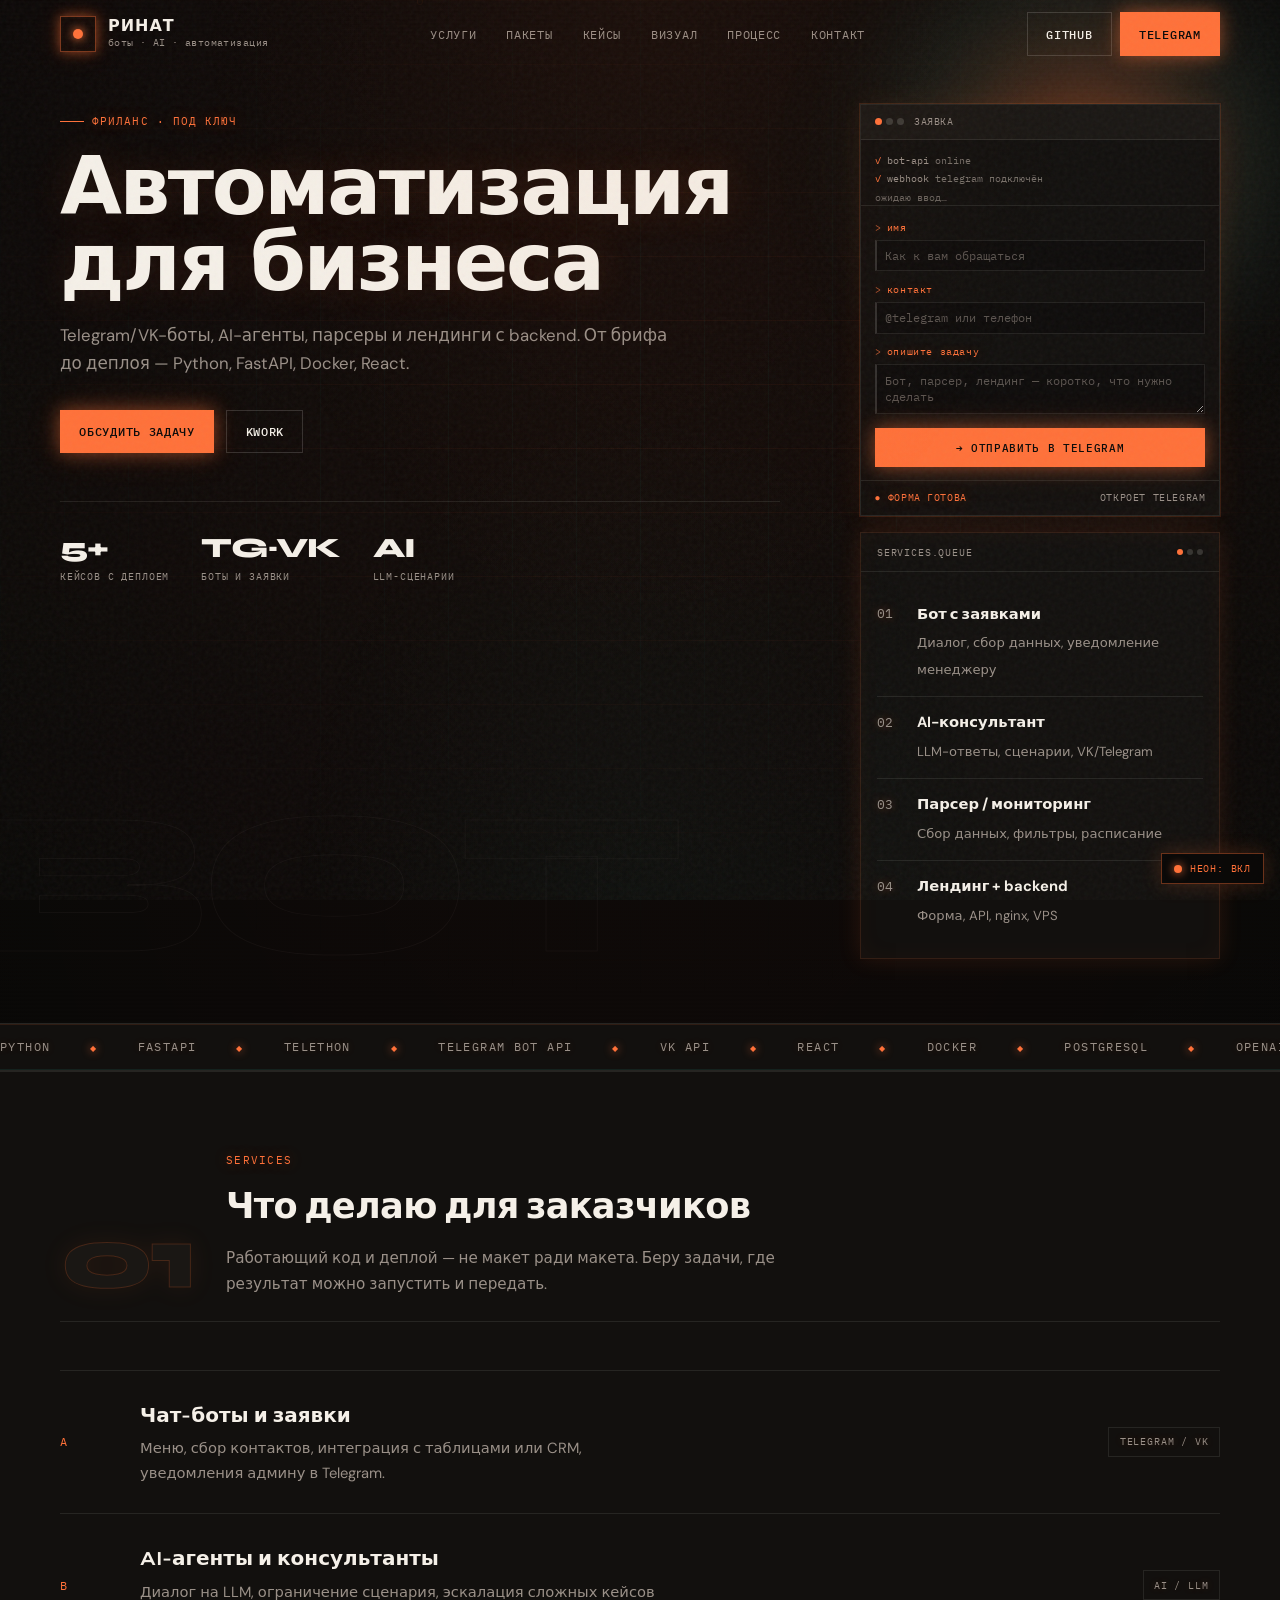
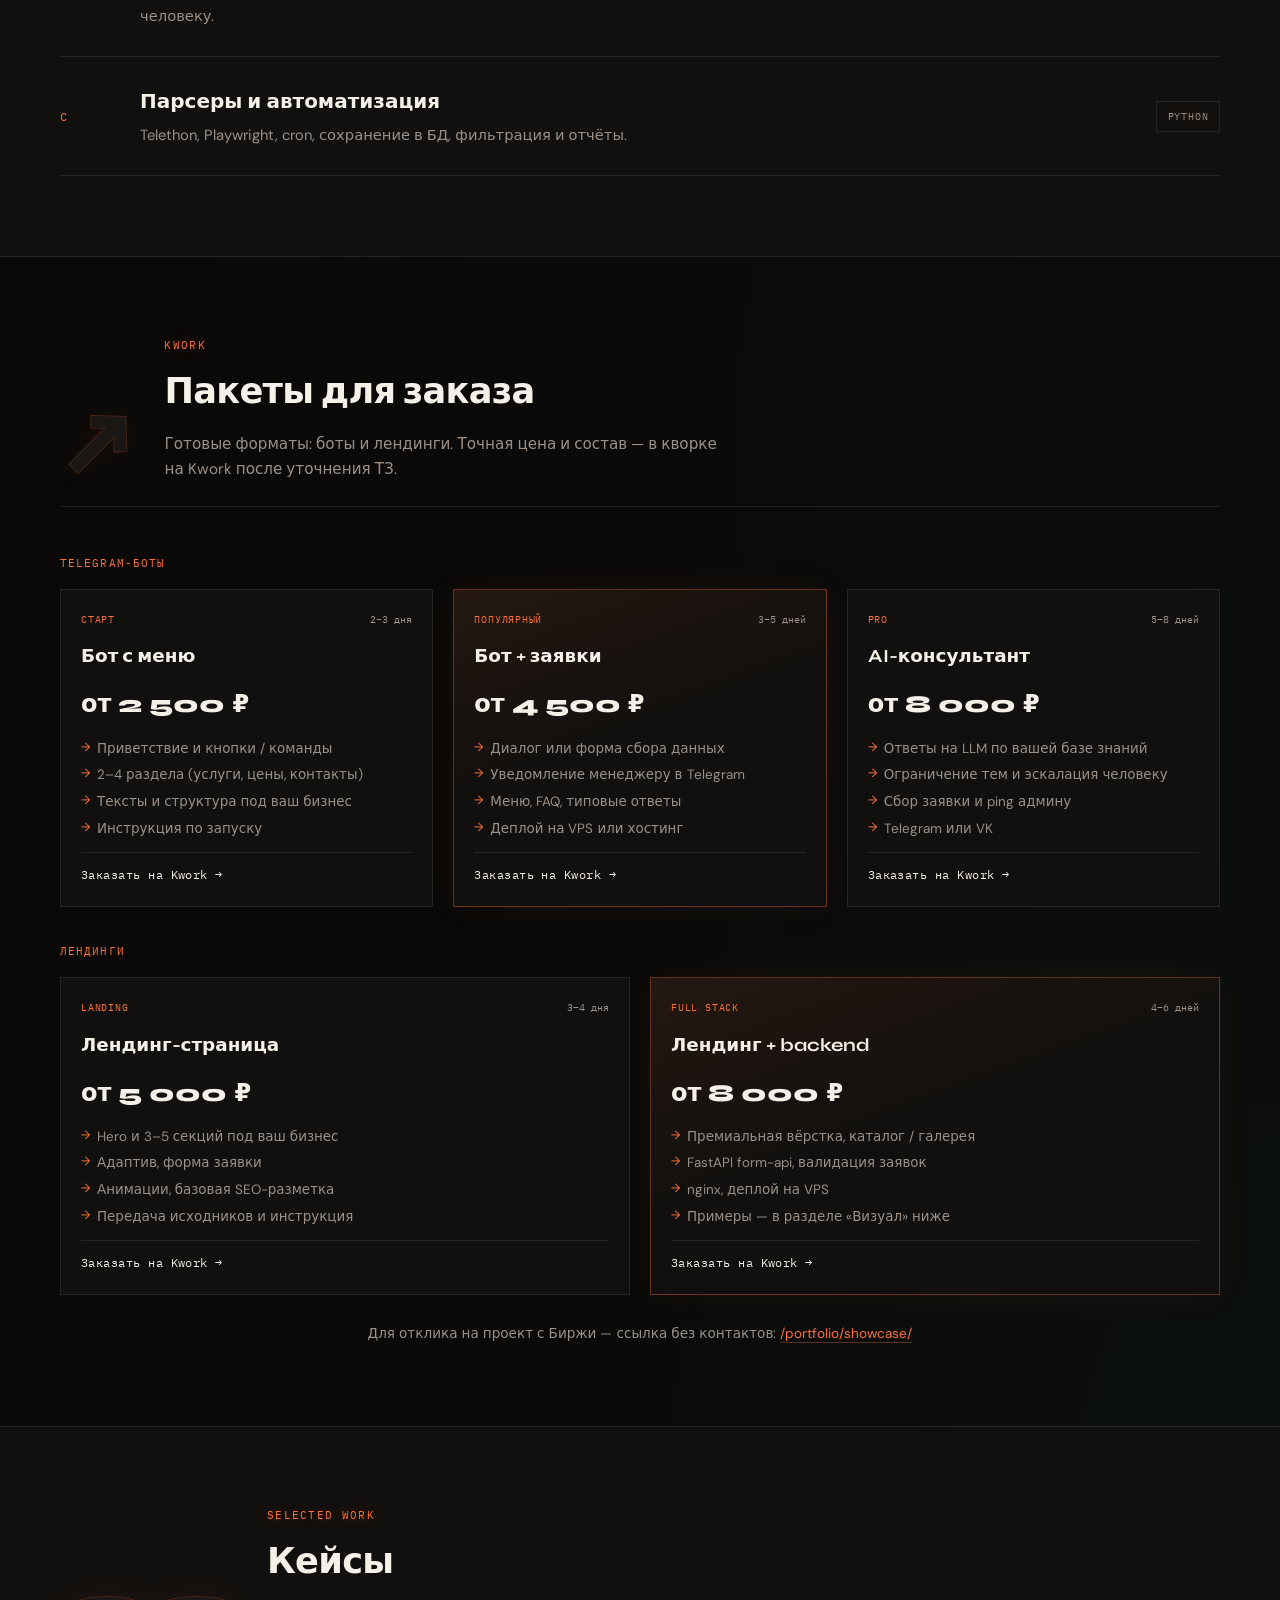
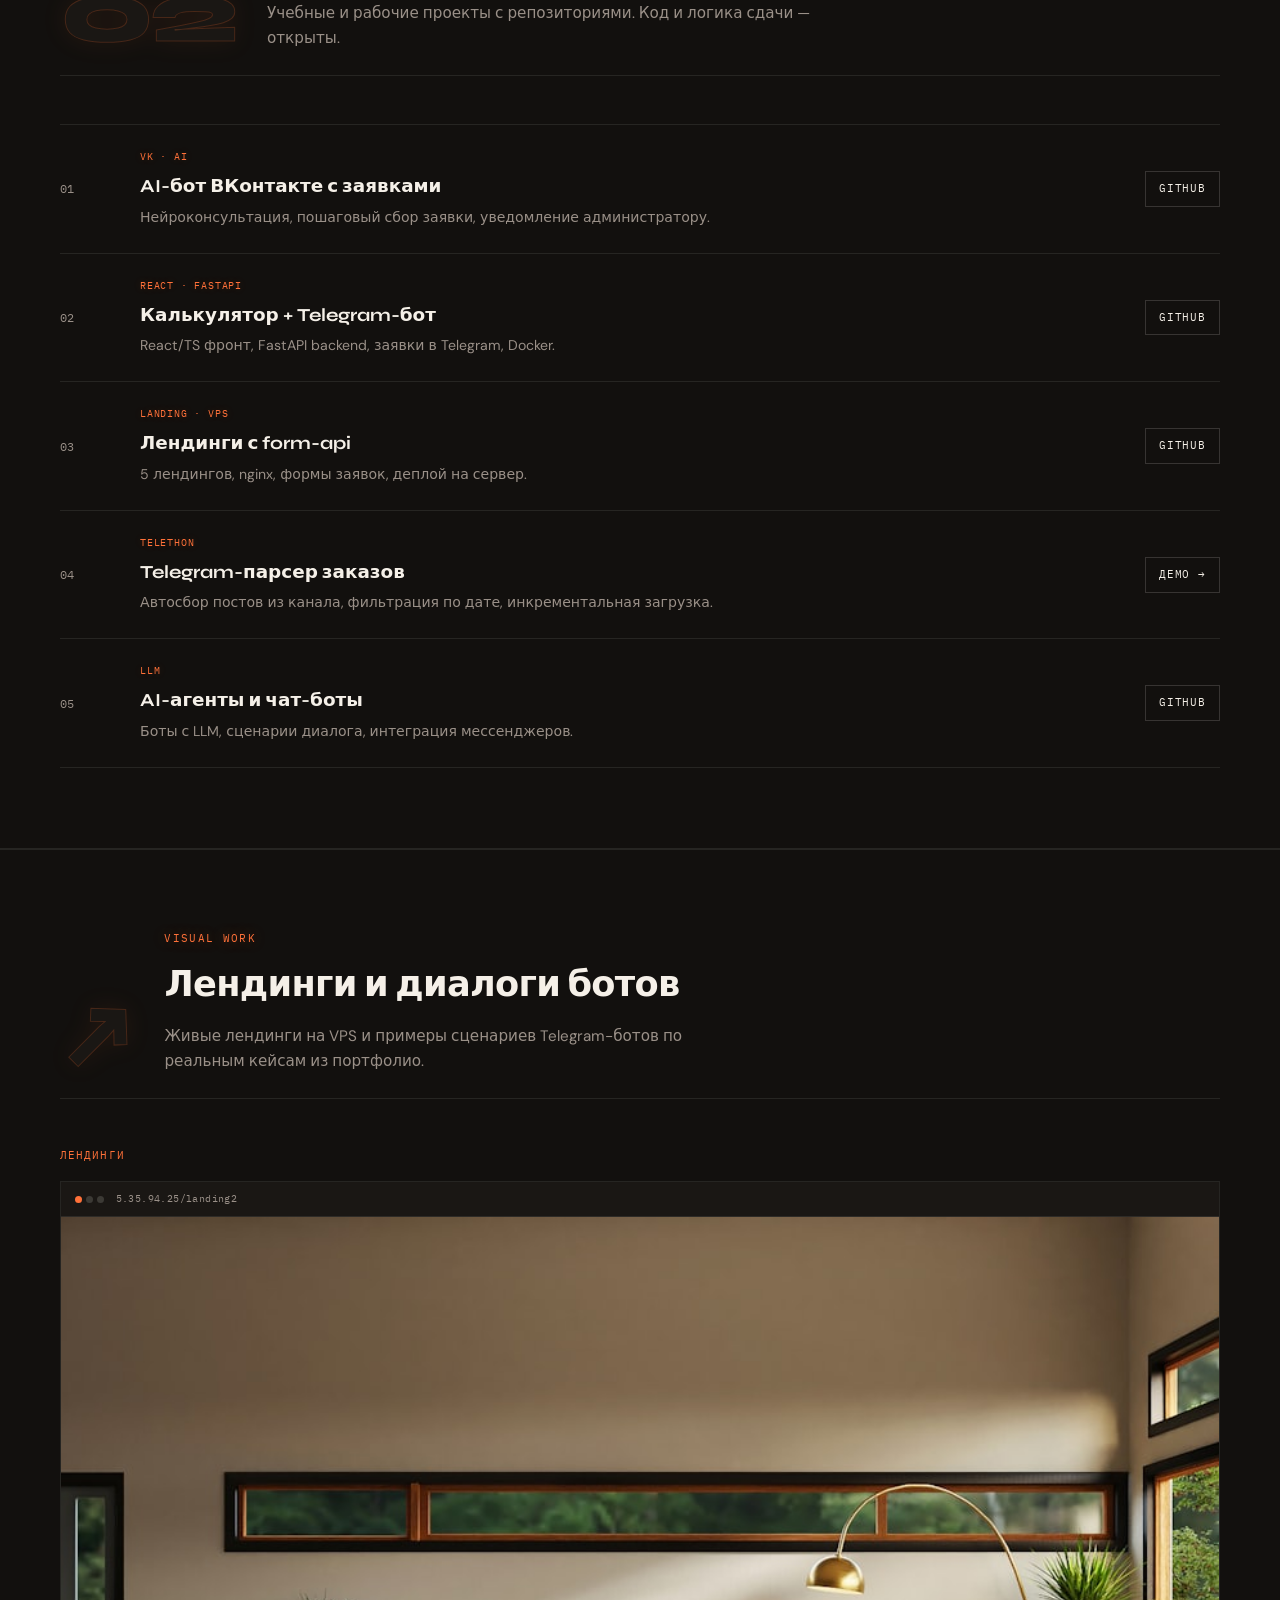
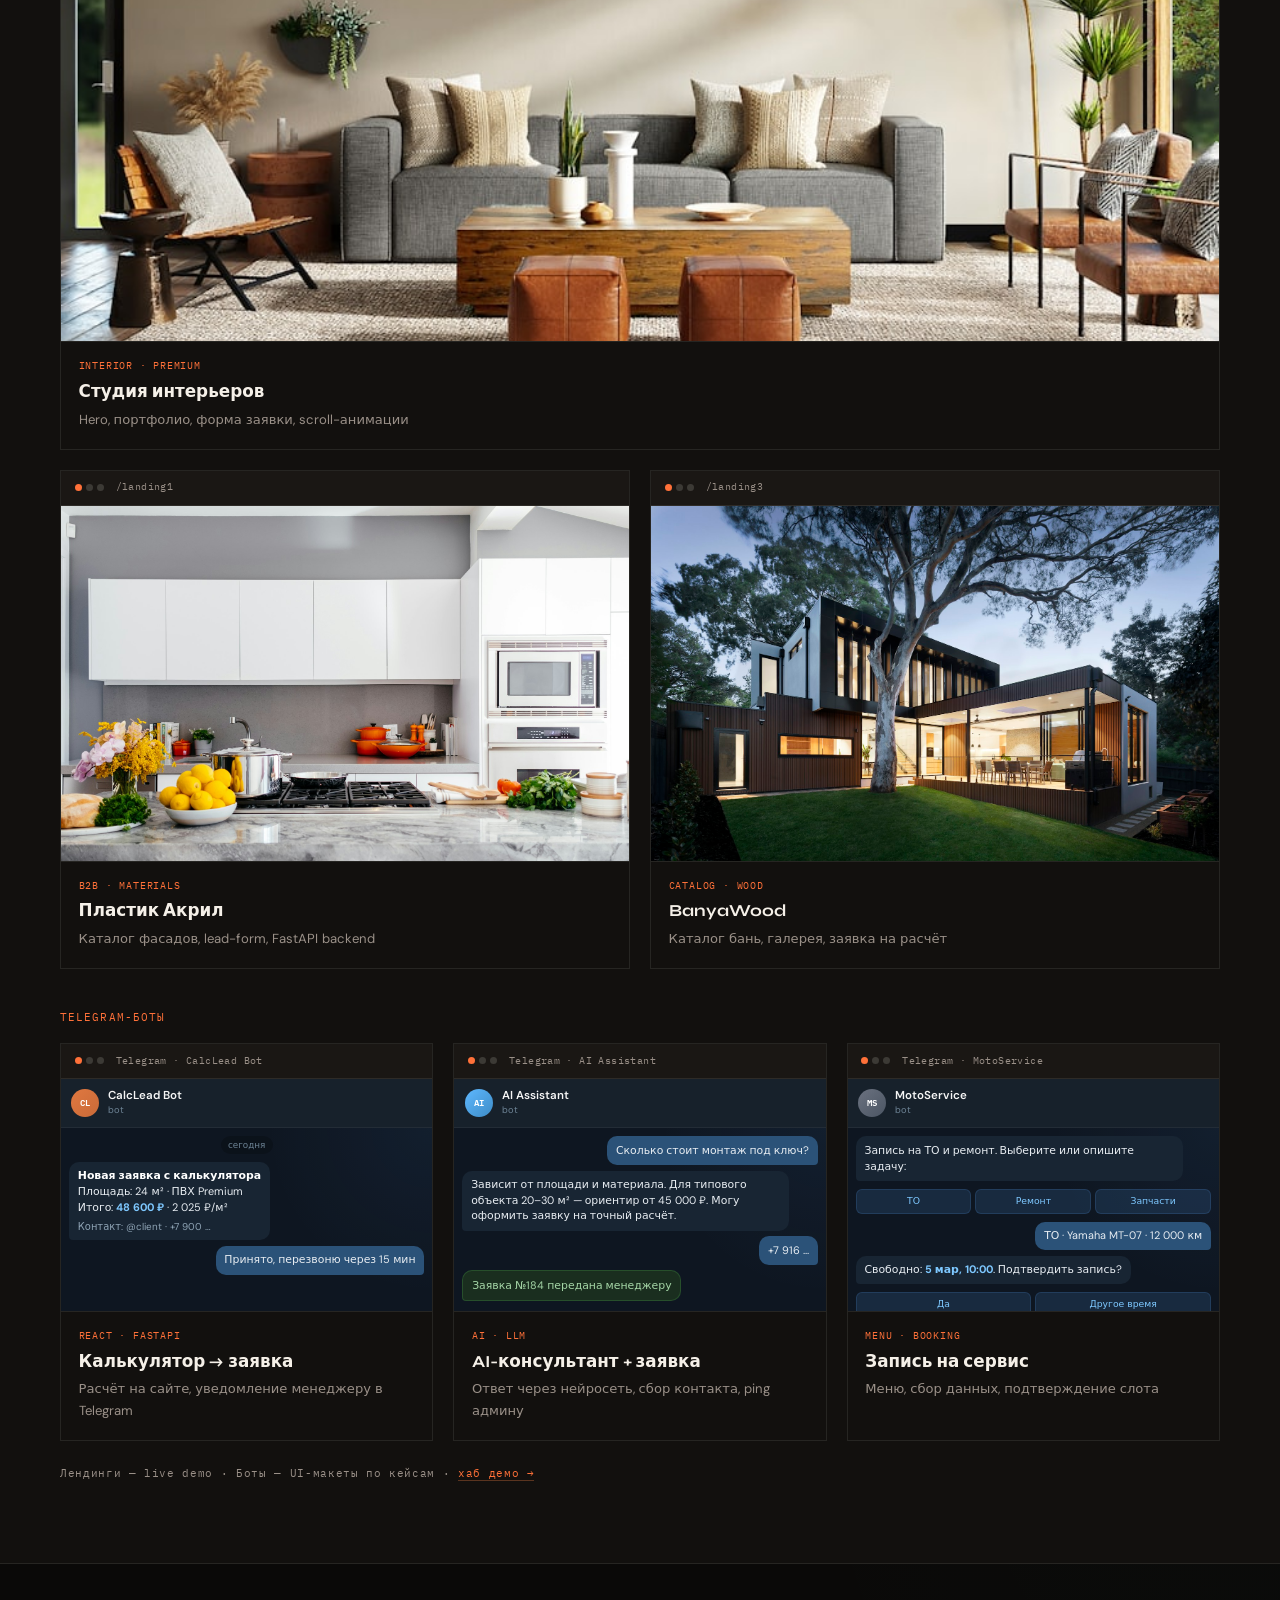
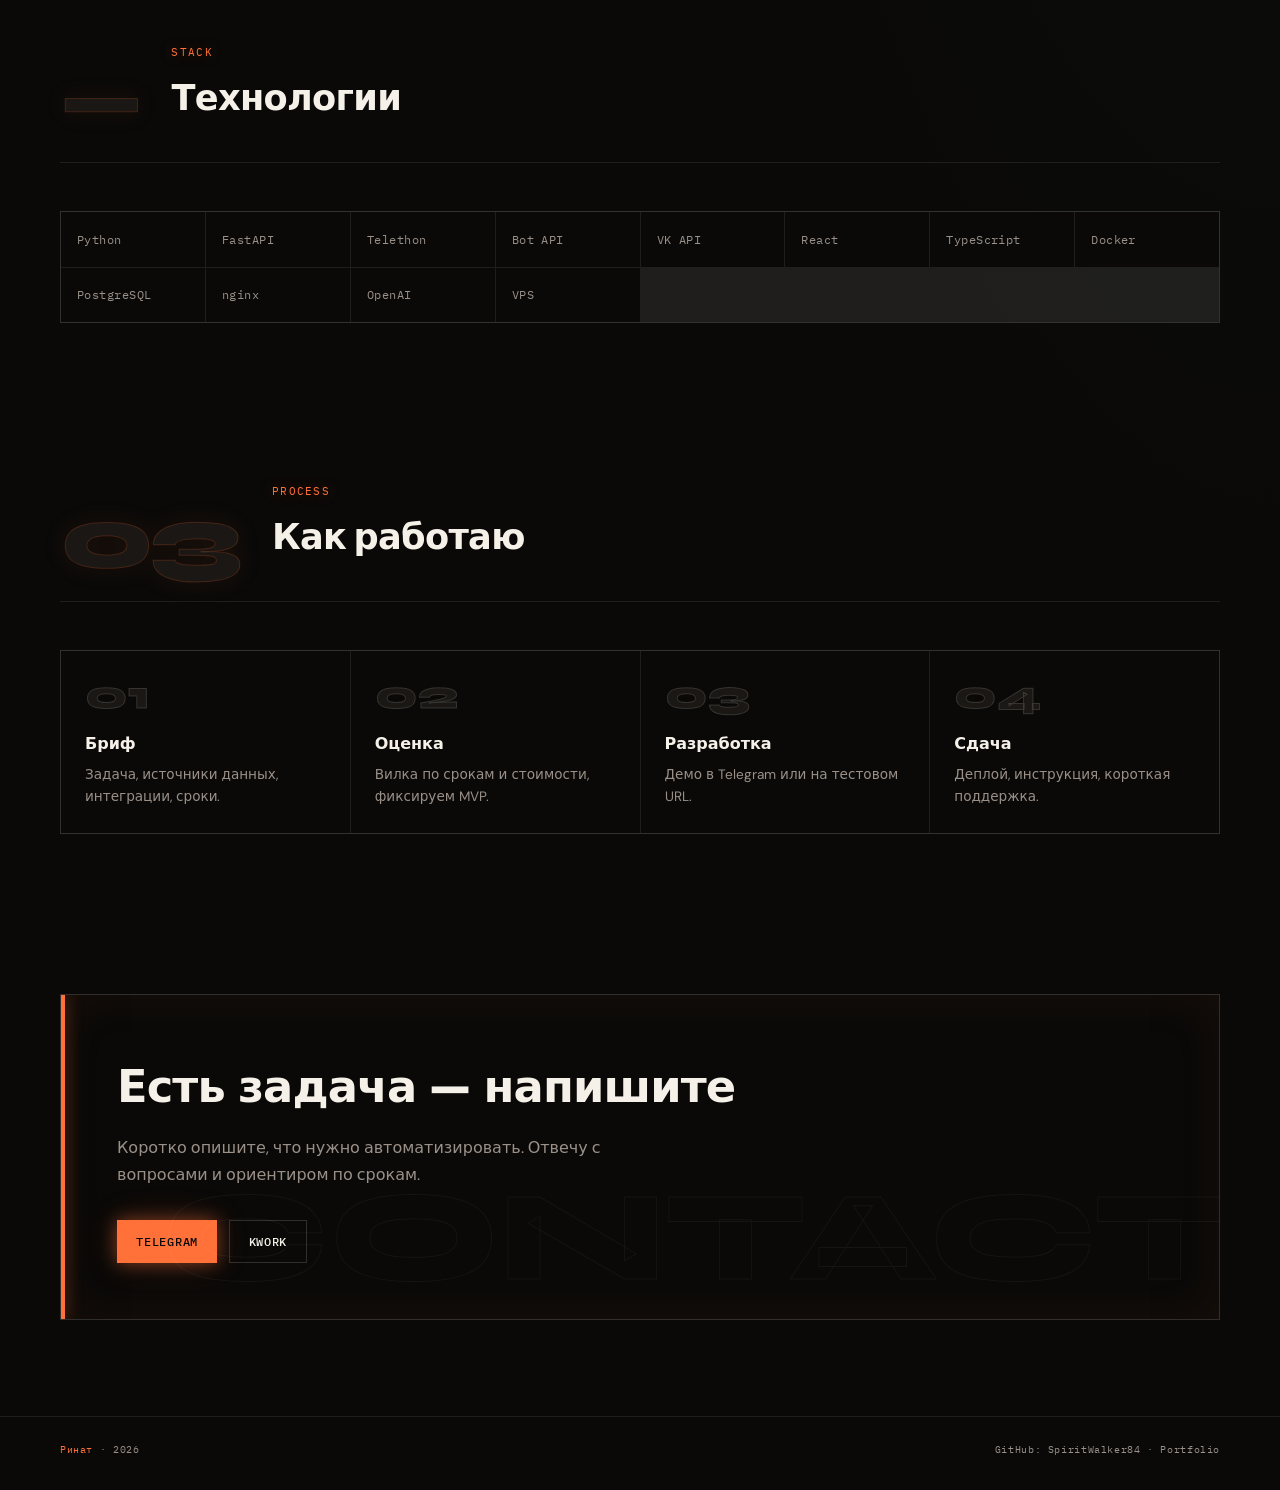
<file: index.html>
<!DOCTYPE html>
<html lang="ru" data-theme="neon">
<head>
  <meta charset="UTF-8">
  <meta name="viewport" content="width=device-width, initial-scale=1.0">
  <title>Ринат — автоматизация для бизнеса</title>
  <meta name="description" content="Telegram/VK-боты, AI, парсеры, лендинги. Автоматизация процессов для бизнеса — от брифа до деплоя.">
  <link rel="preconnect" href="https://fonts.googleapis.com">
  <link rel="preconnect" href="https://fonts.gstatic.com" crossorigin>
  <link href="https://fonts.googleapis.com/css2?family=DM+Sans:ital,opsz,wght@0,9..40,400;0,9..40,500;0,9..40,600;1,9..40,400&family=IBM+Plex+Mono:wght@400;500&family=Syne:wght@600;700;800&display=swap" rel="stylesheet">
  <link rel="stylesheet" href="css/styles.css">
  <link rel="stylesheet" href="css/neon.css">
</head>
<body>
  <!-- TODO: замени TELEGRAM_USERNAME на свой ник в Telegram (без @) -->

  <header class="header" id="header">
    <div class="container header__inner">
      <a href="#" class="logo">
        <div class="logo__mark" aria-hidden="true"></div>
        <div class="logo__text">
          <span class="logo__name">Ринат</span>
          <span class="logo__tag">боты · AI · автоматизация</span>
        </div>
      </a>
      <nav class="nav" id="nav">
        <a href="#services">Услуги</a>
        <a href="#packages">Пакеты</a>
        <a href="#cases">Кейсы</a>
        <a href="#visual">Визуал</a>
        <a href="#process">Процесс</a>
        <a href="#contact">Контакт</a>
      </nav>
      <div class="header__actions">
        <a href="https://github.com/SpiritWalker84" class="btn btn--ghost" target="_blank" rel="noopener">GitHub</a>
        <a href="https://t.me/TELEGRAM_USERNAME" class="btn btn--primary" target="_blank" rel="noopener">Telegram</a>
      </div>
      <button class="menu-toggle" id="menuToggle" aria-label="Меню">Menu</button>
    </div>
  </header>

  <section class="hero">
    <canvas class="hero__rain" id="signalRain" aria-hidden="true"></canvas>
    <div class="hero__scanlines" aria-hidden="true"></div>
    <div class="hero__grid-bg" aria-hidden="true"></div>
    <div class="hero__orb" aria-hidden="true"></div>
    <div class="hero__watermark" aria-hidden="true">BOT</div>

    <div class="container hero__layout">
      <div class="hero__main reveal">
        <div class="prod-label">Фриланс · под ключ</div>
        <h1 class="hero__title">Автоматизация для бизнеса</h1>
        <p class="hero__lead">
          Telegram/VK-боты, AI-агенты, парсеры и лендинги с backend.
          От брифа до деплоя — Python, FastAPI, Docker, React.
        </p>
        <div class="hero__actions">
          <a href="https://t.me/TELEGRAM_USERNAME" class="btn btn--primary" target="_blank" rel="noopener">Обсудить задачу</a>
          <a href="https://kwork.ru/user/TELEGRAM_USERNAME" class="btn btn--ghost" target="_blank" rel="noopener">Kwork</a>
        </div>
        <div class="hero__meta">
          <div class="meta-item">
            <div class="meta-item__val">5+</div>
            <div class="meta-item__lbl">Кейсов с деплоем</div>
          </div>
          <div class="meta-item">
            <div class="meta-item__val">TG·VK</div>
            <div class="meta-item__lbl">Боты и заявки</div>
          </div>
          <div class="meta-item">
            <div class="meta-item__val">AI</div>
            <div class="meta-item__lbl">LLM-сценарии</div>
          </div>
        </div>
      </div>

      <div class="hero__aside reveal">
        <div class="console-panel">
          <div class="console-panel__bar">
            <span class="console-panel__dots" aria-hidden="true"><i></i><i></i><i></i></span>
            <span class="console-panel__title">заявка</span>
          </div>
          <div class="console-panel__log" aria-hidden="true">
            <span class="console-line"><span class="console-ok">✓</span> bot-api <span class="console-dim">online</span></span>
            <span class="console-line"><span class="console-ok">✓</span> webhook <span class="console-dim">telegram подключён</span></span>
            <span class="console-line console-line--dim"> ожидаю ввод…</span>
          </div>
          <form class="console-form" id="leadForm" data-telegram="TELEGRAM_USERNAME">
            <div class="console-form__field">
              <label class="console-form__label" for="leadName">
                <span class="console-prompt">имя</span>
              </label>
              <input class="console-form__input" id="leadName" name="name" type="text" autocomplete="name" placeholder="Как к вам обращаться" required>
            </div>
            <div class="console-form__field">
              <label class="console-form__label" for="leadContact">
                <span class="console-prompt">контакт</span>
              </label>
              <input class="console-form__input" id="leadContact" name="contact" type="text" autocomplete="tel" placeholder="@telegram или телефон" required>
            </div>
            <div class="console-form__field">
              <label class="console-form__label" for="leadTask">
                <span class="console-prompt">опишите задачу</span>
              </label>
              <textarea class="console-form__input console-form__input--area" id="leadTask" name="task" rows="2" placeholder="Бот, парсер, лендинг — коротко, что нужно сделать" required></textarea>
            </div>
            <button class="console-form__submit btn btn--primary" type="submit">→ Отправить в Telegram</button>
          </form>
          <div class="console-panel__foot">
            <span class="console-panel__status">● форма готова</span>
            <span class="console-panel__meta">откроет Telegram</span>
          </div>
        </div>

      <aside class="hero__dock">
        <div class="dock__head">
          <span>services.queue</span>
          <div class="dock__dots" aria-hidden="true"><span></span><span></span><span></span></div>
        </div>
        <div class="dock__body">
          <div class="dock__row">
            <span class="dock__num">01</span>
            <div>
              <strong>Бот с заявками</strong>
              <span>Диалог, сбор данных, уведомление менеджеру</span>
            </div>
          </div>
          <div class="dock__row">
            <span class="dock__num">02</span>
            <div>
              <strong>AI-консультант</strong>
              <span>LLM-ответы, сценарии, VK/Telegram</span>
            </div>
          </div>
          <div class="dock__row">
            <span class="dock__num">03</span>
            <div>
              <strong>Парсер / мониторинг</strong>
              <span>Сбор данных, фильтры, расписание</span>
            </div>
          </div>
          <div class="dock__row">
            <span class="dock__num">04</span>
            <div>
              <strong>Лендинг + backend</strong>
              <span>Форма, API, nginx, VPS</span>
            </div>
          </div>
        </div>
      </aside>
      </div>
    </div>
  </section>

  <div class="marquee-wrap" aria-hidden="true">
    <div class="marquee">
      <div class="marquee__track">
        <span class="marquee__item">Python</span>
        <span class="marquee__item">FastAPI</span>
        <span class="marquee__item">Telethon</span>
        <span class="marquee__item">Telegram Bot API</span>
        <span class="marquee__item">VK API</span>
        <span class="marquee__item">React</span>
        <span class="marquee__item">Docker</span>
        <span class="marquee__item">PostgreSQL</span>
        <span class="marquee__item">OpenAI / LLM</span>
        <span class="marquee__item">nginx</span>
      </div>
      <div class="marquee__track" aria-hidden="true">
        <span class="marquee__item">Python</span>
        <span class="marquee__item">FastAPI</span>
        <span class="marquee__item">Telethon</span>
        <span class="marquee__item">Telegram Bot API</span>
        <span class="marquee__item">VK API</span>
        <span class="marquee__item">React</span>
        <span class="marquee__item">Docker</span>
        <span class="marquee__item">PostgreSQL</span>
        <span class="marquee__item">OpenAI / LLM</span>
        <span class="marquee__item">nginx</span>
      </div>
    </div>
  </div>

  <section class="section section--ink" id="services">
    <div class="container">
      <div class="section__head reveal">
        <div class="section__index">01</div>
        <div class="section__head-text">
          <div class="section__label">Services</div>
          <h2 class="section__title">Что делаю для заказчиков</h2>
          <p class="section__text">Работающий код и деплой — не макет ради макета. Беру задачи, где результат можно запустить и передать.</p>
        </div>
      </div>
      <div class="service-rows">
        <article class="service-row reveal">
          <span class="service-row__num">A</span>
          <div>
            <h3 class="service-row__title">Чат-боты и заявки</h3>
            <p class="service-row__desc">Меню, сбор контактов, интеграция с таблицами или CRM, уведомления админу в Telegram.</p>
          </div>
          <span class="service-row__tag">Telegram / VK</span>
        </article>
        <article class="service-row reveal">
          <span class="service-row__num">B</span>
          <div>
            <h3 class="service-row__title">AI-агенты и консультанты</h3>
            <p class="service-row__desc">Диалог на LLM, ограничение сценария, эскалация сложных кейсов человеку.</p>
          </div>
          <span class="service-row__tag">AI / LLM</span>
        </article>
        <article class="service-row reveal">
          <span class="service-row__num">C</span>
          <div>
            <h3 class="service-row__title">Парсеры и автоматизация</h3>
            <p class="service-row__desc">Telethon, Playwright, cron, сохранение в БД, фильтрация и отчёты.</p>
          </div>
          <span class="service-row__tag">Python</span>
        </article>
      </div>
    </div>
  </section>

  <section class="section" id="packages">
    <div class="container">
      <div class="section__head reveal">
        <div class="section__index">↗</div>
        <div class="section__head-text">
          <div class="section__label">Kwork</div>
          <h2 class="section__title">Пакеты для заказа</h2>
          <p class="section__text">Готовые форматы: боты и лендинги. Точная цена и состав — в кворке на Kwork после уточнения ТЗ.</p>
        </div>
      </div>

      <p class="packages__group reveal">Telegram-боты</p>
      <div class="packages-grid reveal">
        <article class="package-card">
          <div class="package-card__head">
            <span class="package-card__tier">Старт</span>
            <span class="package-card__term">2–3 дня</span>
          </div>
          <h3 class="package-card__title">Бот с меню</h3>
          <p class="package-card__price">от 2 500 ₽</p>
          <ul class="package-card__list">
            <li>Приветствие и кнопки / команды</li>
            <li>2–4 раздела (услуги, цены, контакты)</li>
            <li>Тексты и структура под ваш бизнес</li>
            <li>Инструкция по запуску</li>
          </ul>
          <a href="https://kwork.ru/user/TELEGRAM_USERNAME" class="package-card__link" target="_blank" rel="noopener">Заказать на Kwork →</a>
        </article>
        <article class="package-card package-card--featured">
          <div class="package-card__head">
            <span class="package-card__tier">Популярный</span>
            <span class="package-card__term">3–5 дней</span>
          </div>
          <h3 class="package-card__title">Бот + заявки</h3>
          <p class="package-card__price">от 4 500 ₽</p>
          <ul class="package-card__list">
            <li>Диалог или форма сбора данных</li>
            <li>Уведомление менеджеру в Telegram</li>
            <li>Меню, FAQ, типовые ответы</li>
            <li>Деплой на VPS или хостинг</li>
          </ul>
          <a href="https://kwork.ru/user/TELEGRAM_USERNAME" class="package-card__link" target="_blank" rel="noopener">Заказать на Kwork →</a>
        </article>
        <article class="package-card">
          <div class="package-card__head">
            <span class="package-card__tier">Pro</span>
            <span class="package-card__term">5–8 дней</span>
          </div>
          <h3 class="package-card__title">AI-консультант</h3>
          <p class="package-card__price">от 8 000 ₽</p>
          <ul class="package-card__list">
            <li>Ответы на LLM по вашей базе знаний</li>
            <li>Ограничение тем и эскалация человеку</li>
            <li>Сбор заявки и ping админу</li>
            <li>Telegram или VK</li>
          </ul>
          <a href="https://kwork.ru/user/TELEGRAM_USERNAME" class="package-card__link" target="_blank" rel="noopener">Заказать на Kwork →</a>
        </article>
      </div>

      <p class="packages__group reveal">Лендинги</p>
      <div class="packages-grid packages-grid--2 reveal">
        <article class="package-card">
          <div class="package-card__head">
            <span class="package-card__tier">Landing</span>
            <span class="package-card__term">3–4 дня</span>
          </div>
          <h3 class="package-card__title">Лендинг-страница</h3>
          <p class="package-card__price">от 5 000 ₽</p>
          <ul class="package-card__list">
            <li>Hero и 3–5 секций под ваш бизнес</li>
            <li>Адаптив, форма заявки</li>
            <li>Анимации, базовая SEO-разметка</li>
            <li>Передача исходников и инструкция</li>
          </ul>
          <a href="https://kwork.ru/user/TELEGRAM_USERNAME" class="package-card__link" target="_blank" rel="noopener">Заказать на Kwork →</a>
        </article>
        <article class="package-card package-card--featured">
          <div class="package-card__head">
            <span class="package-card__tier">Full stack</span>
            <span class="package-card__term">4–6 дней</span>
          </div>
          <h3 class="package-card__title">Лендинг + backend</h3>
          <p class="package-card__price">от 8 000 ₽</p>
          <ul class="package-card__list">
            <li>Премиальная вёрстка, каталог / галерея</li>
            <li>FastAPI form-api, валидация заявок</li>
            <li>nginx, деплой на VPS</li>
            <li>Примеры — в разделе «Визуал» ниже</li>
          </ul>
          <a href="https://kwork.ru/user/TELEGRAM_USERNAME" class="package-card__link" target="_blank" rel="noopener">Заказать на Kwork →</a>
        </article>
      </div>

      <p class="packages__note reveal">Для отклика на проект с Биржи — ссылка без контактов: <a href="showcase/" class="packages__note-link">/portfolio/showcase/</a></p>
    </div>
  </section>

  <section class="section section--ink" id="cases">
    <div class="container">
      <div class="section__head reveal">
        <div class="section__index">02</div>
        <div class="section__head-text">
          <div class="section__label">Selected work</div>
          <h2 class="section__title">Кейсы</h2>
          <p class="section__text">Учебные и рабочие проекты с репозиториями. Код и логика сдачи — открыты.</p>
        </div>
      </div>
      <div class="case-list">
        <article class="case-row reveal">
          <span class="case-row__num">01</span>
          <div class="case-row__body">
            <div class="case-row__tags">VK · AI</div>
            <h3 class="case-row__title">AI-бот ВКонтакте с заявками</h3>
            <p class="case-row__desc">Нейроконсультация, пошаговый сбор заявки, уведомление администратору.</p>
          </div>
          <a href="https://github.com/SpiritWalker84/FGIp04" class="case-row__link" target="_blank" rel="noopener">GitHub</a>
        </article>
        <article class="case-row reveal">
          <span class="case-row__num">02</span>
          <div class="case-row__body">
            <div class="case-row__tags">React · FastAPI</div>
            <h3 class="case-row__title">Калькулятор + Telegram-бот</h3>
            <p class="case-row__desc">React/TS фронт, FastAPI backend, заявки в Telegram, Docker.</p>
          </div>
          <a href="https://github.com/SpiritWalker84/FGIp05" class="case-row__link" target="_blank" rel="noopener">GitHub</a>
        </article>
        <article class="case-row reveal">
          <span class="case-row__num">03</span>
          <div class="case-row__body">
            <div class="case-row__tags">Landing · VPS</div>
            <h3 class="case-row__title">Лендинги с form-api</h3>
            <p class="case-row__desc">5 лендингов, nginx, формы заявок, деплой на сервер.</p>
          </div>
          <a href="https://github.com/SpiritWalker84" class="case-row__link" target="_blank" rel="noopener">GitHub</a>
        </article>
        <article class="case-row reveal">
          <span class="case-row__num">04</span>
          <div class="case-row__body">
            <div class="case-row__tags">Telethon</div>
            <h3 class="case-row__title">Telegram-парсер заказов</h3>
            <p class="case-row__desc">Автосбор постов из канала, фильтрация по дате, инкрементальная загрузка.</p>
          </div>
          <span class="case-row__link">Демо →</span>
        </article>
        <article class="case-row reveal">
          <span class="case-row__num">05</span>
          <div class="case-row__body">
            <div class="case-row__tags">LLM</div>
            <h3 class="case-row__title">AI-агенты и чат-боты</h3>
            <p class="case-row__desc">Боты с LLM, сценарии диалога, интеграция мессенджеров.</p>
          </div>
          <a href="https://github.com/SpiritWalker84/FGIp04" class="case-row__link" target="_blank" rel="noopener">GitHub</a>
        </article>
      </div>
    </div>
  </section>

  <section class="section section--ink" id="visual">
    <div class="container">
      <div class="section__head reveal">
        <div class="section__index">↗</div>
        <div class="section__head-text">
          <div class="section__label">Visual work</div>
          <h2 class="section__title">Лендинги и диалоги ботов</h2>
          <p class="section__text">Живые лендинги на VPS и примеры сценариев Telegram-ботов по реальным кейсам из портфолио.</p>
        </div>
      </div>

      <p class="showcase__group reveal">Лендинги</p>
      <div class="showcase reveal">
        <a href="http://5.35.94.25/landing2/" class="showcase__card showcase__card--wide" target="_blank" rel="noopener">
          <div class="browser">
            <div class="browser__bar">
              <span class="browser__dots" aria-hidden="true"><i></i><i></i><i></i></span>
              <span class="browser__url">5.35.94.25/landing2</span>
            </div>
            <div class="browser__screen">
              <img src="images/showcase/interior.jpg" alt="Лендинг студии интерьеров FORM" loading="lazy" width="800" height="500">
            </div>
          </div>
          <div class="showcase__caption">
            <span class="showcase__tag">Interior · premium</span>
            <strong>Студия интерьеров</strong>
            <span>Hero, портфолио, форма заявки, scroll-анимации</span>
          </div>
        </a>

        <a href="http://5.35.94.25/landing1/" class="showcase__card" target="_blank" rel="noopener">
          <div class="browser">
            <div class="browser__bar">
              <span class="browser__dots" aria-hidden="true"><i></i><i></i><i></i></span>
              <span class="browser__url">/landing1</span>
            </div>
            <div class="browser__screen">
              <img src="images/showcase/acril.jpg" alt="Лендинг Senosan / Пластик Акрил" loading="lazy" width="600" height="400">
            </div>
          </div>
          <div class="showcase__caption">
            <span class="showcase__tag">B2B · materials</span>
            <strong>Пластик Акрил</strong>
            <span>Каталог фасадов, lead-form, FastAPI backend</span>
          </div>
        </a>

        <a href="http://5.35.94.25/landing3/" class="showcase__card" target="_blank" rel="noopener">
          <div class="browser">
            <div class="browser__bar">
              <span class="browser__dots" aria-hidden="true"><i></i><i></i><i></i></span>
              <span class="browser__url">/landing3</span>
            </div>
            <div class="browser__screen">
              <img src="images/showcase/banya.jpg" alt="Лендинг BanyaWood" loading="lazy" width="600" height="400">
            </div>
          </div>
          <div class="showcase__caption">
            <span class="showcase__tag">Catalog · wood</span>
            <strong>BanyaWood</strong>
            <span>Каталог бань, галерея, заявка на расчёт</span>
          </div>
        </a>
      </div>

      <p class="showcase__group reveal">Telegram-боты</p>
      <div class="showcase showcase--bots reveal">

        <a href="https://github.com/SpiritWalker84/FGIp05" class="showcase__card" target="_blank" rel="noopener">
          <div class="browser">
            <div class="browser__bar">
              <span class="browser__dots" aria-hidden="true"><i></i><i></i><i></i></span>
              <span class="browser__url">Telegram · CalcLead Bot</span>
            </div>
            <div class="browser__screen browser__screen--tg">
              <div class="tg-mock">
                <div class="tg-mock__head">
                  <div class="tg-mock__avatar">CL</div>
                  <div>
                    <div class="tg-mock__name">CalcLead Bot</div>
                    <div class="tg-mock__meta">bot</div>
                  </div>
                </div>
                <div class="tg-mock__body">
                  <div class="tg-mock__day">сегодня</div>
                  <div class="tg-mock__row tg-mock__row--in">
                    <div class="tg-mock__bubble">
                      <strong>Новая заявка с калькулятора</strong><br>
                      Площадь: 24 м² · ПВХ Premium<br>
                      Итого: <b>48 600 ₽</b> · 2 025 ₽/м²<br>
                      <span class="tg-mock__muted">Контакт: @client · +7 900 …</span>
                    </div>
                  </div>
                  <div class="tg-mock__row tg-mock__row--out">
                    <div class="tg-mock__bubble">Принято, перезвоню через 15 мин</div>
                  </div>
                </div>
              </div>
            </div>
          </div>
          <div class="showcase__caption">
            <span class="showcase__tag">React · FastAPI</span>
            <strong>Калькулятор → заявка</strong>
            <span>Расчёт на сайте, уведомление менеджеру в Telegram</span>
          </div>
        </a>

        <a href="https://github.com/SpiritWalker84/FGIp04" class="showcase__card" target="_blank" rel="noopener">
          <div class="browser">
            <div class="browser__bar">
              <span class="browser__dots" aria-hidden="true"><i></i><i></i><i></i></span>
              <span class="browser__url">Telegram · AI Assistant</span>
            </div>
            <div class="browser__screen browser__screen--tg">
              <div class="tg-mock">
                <div class="tg-mock__head">
                  <div class="tg-mock__avatar tg-mock__avatar--ai">AI</div>
                  <div>
                    <div class="tg-mock__name">AI Assistant</div>
                    <div class="tg-mock__meta">bot</div>
                  </div>
                </div>
                <div class="tg-mock__body">
                  <div class="tg-mock__row tg-mock__row--out">
                    <div class="tg-mock__bubble">Сколько стоит монтаж под ключ?</div>
                  </div>
                  <div class="tg-mock__row tg-mock__row--in">
                    <div class="tg-mock__bubble">Зависит от площади и материала. Для типового объекта 20–30 м² — ориентир от 45 000 ₽. Могу оформить заявку на точный расчёт.</div>
                  </div>
                  <div class="tg-mock__row tg-mock__row--out">
                    <div class="tg-mock__bubble">+7 916 …</div>
                  </div>
                  <div class="tg-mock__row tg-mock__row--in">
                    <div class="tg-mock__bubble tg-mock__bubble--ok">Заявка №184 передана менеджеру</div>
                  </div>
                </div>
              </div>
            </div>
          </div>
          <div class="showcase__caption">
            <span class="showcase__tag">AI · LLM</span>
            <strong>AI-консультант + заявка</strong>
            <span>Ответ через нейросеть, сбор контакта, ping админу</span>
          </div>
        </a>

        <div class="showcase__card showcase__card--ui">
          <div class="browser">
            <div class="browser__bar">
              <span class="browser__dots" aria-hidden="true"><i></i><i></i><i></i></span>
              <span class="browser__url">Telegram · MotoService</span>
            </div>
            <div class="browser__screen browser__screen--tg">
              <div class="tg-mock">
                <div class="tg-mock__head">
                  <div class="tg-mock__avatar tg-mock__avatar--svc">MS</div>
                  <div>
                    <div class="tg-mock__name">MotoService</div>
                    <div class="tg-mock__meta">bot</div>
                  </div>
                </div>
                <div class="tg-mock__body">
                  <div class="tg-mock__row tg-mock__row--in">
                    <div class="tg-mock__bubble">Запись на ТО и ремонт. Выберите или опишите задачу:</div>
                  </div>
                  <div class="tg-mock__keys">
                    <span>ТО</span><span>Ремонт</span><span>Запчасти</span>
                  </div>
                  <div class="tg-mock__row tg-mock__row--out">
                    <div class="tg-mock__bubble">ТО · Yamaha MT-07 · 12 000 км</div>
                  </div>
                  <div class="tg-mock__row tg-mock__row--in">
                    <div class="tg-mock__bubble">Свободно: <b>5 мар, 10:00</b>. Подтвердить запись?</div>
                  </div>
                  <div class="tg-mock__keys tg-mock__keys--2">
                    <span>Да</span><span>Другое время</span>
                  </div>
                </div>
              </div>
            </div>
          </div>
          <div class="showcase__caption">
            <span class="showcase__tag">Menu · booking</span>
            <strong>Запись на сервис</strong>
            <span>Меню, сбор данных, подтверждение слота</span>
          </div>
        </div>

      </div>

      <p class="showcase__note reveal">Лендинги — live demo · Боты — UI-макеты по кейсам · <a href="/" class="showcase__note-link">хаб демо →</a></p>
    </div>
  </section>

  <section class="section" id="stack">
    <div class="container">
      <div class="section__head reveal">
        <div class="section__index">—</div>
        <div class="section__head-text">
          <div class="section__label">Stack</div>
          <h2 class="section__title">Технологии</h2>
        </div>
      </div>
      <div class="stack-grid reveal">
        <div class="stack-cell">Python</div>
        <div class="stack-cell">FastAPI</div>
        <div class="stack-cell">Telethon</div>
        <div class="stack-cell">Bot API</div>
        <div class="stack-cell">VK API</div>
        <div class="stack-cell">React</div>
        <div class="stack-cell">TypeScript</div>
        <div class="stack-cell">Docker</div>
        <div class="stack-cell">PostgreSQL</div>
        <div class="stack-cell">nginx</div>
        <div class="stack-cell">OpenAI</div>
        <div class="stack-cell">VPS</div>
      </div>
    </div>
  </section>

  <section class="section" id="process">
    <div class="container">
      <div class="section__head reveal">
        <div class="section__index">03</div>
        <div class="section__head-text">
          <div class="section__label">Process</div>
          <h2 class="section__title">Как работаю</h2>
        </div>
      </div>
      <div class="process-grid reveal">
        <article class="process-step">
          <div class="process-step__num">01</div>
          <h3 class="process-step__title">Бриф</h3>
          <p class="process-step__text">Задача, источники данных, интеграции, сроки.</p>
        </article>
        <article class="process-step">
          <div class="process-step__num">02</div>
          <h3 class="process-step__title">Оценка</h3>
          <p class="process-step__text">Вилка по срокам и стоимости, фиксируем MVP.</p>
        </article>
        <article class="process-step">
          <div class="process-step__num">03</div>
          <h3 class="process-step__title">Разработка</h3>
          <p class="process-step__text">Демо в Telegram или на тестовом URL.</p>
        </article>
        <article class="process-step">
          <div class="process-step__num">04</div>
          <h3 class="process-step__title">Сдача</h3>
          <p class="process-step__text">Деплой, инструкция, короткая поддержка.</p>
        </article>
      </div>
    </div>
  </section>

  <section class="cta" id="contact">
    <div class="container">
      <div class="cta__panel reveal">
        <h2 class="cta__title">Есть задача — напишите</h2>
        <p class="cta__text">Коротко опишите, что нужно автоматизировать. Отвечу с вопросами и ориентиром по срокам.</p>
        <div class="cta__actions">
          <a href="https://t.me/TELEGRAM_USERNAME" class="btn btn--primary" target="_blank" rel="noopener">Telegram</a>
          <a href="https://kwork.ru/user/TELEGRAM_USERNAME" class="btn btn--ghost" target="_blank" rel="noopener">Kwork</a>
        </div>
      </div>
    </div>
  </section>

  <footer class="footer">
    <div class="container footer__inner">
      <span><span class="footer__brand">Ринат</span> · 2026</span>
      <span>GitHub: SpiritWalker84 · Portfolio</span>
    </div>
  </footer>

  <button type="button" class="theme-toggle" id="themeToggle" aria-label="Переключить оформление">
    <span class="theme-toggle__dot" aria-hidden="true"></span>
    <span id="themeToggleLabel">Неон: вкл</span>
  </button>

  <script src="js/signal-rain.js"></script>
  <script src="js/main.js"></script>
</body>
</html>
</file>
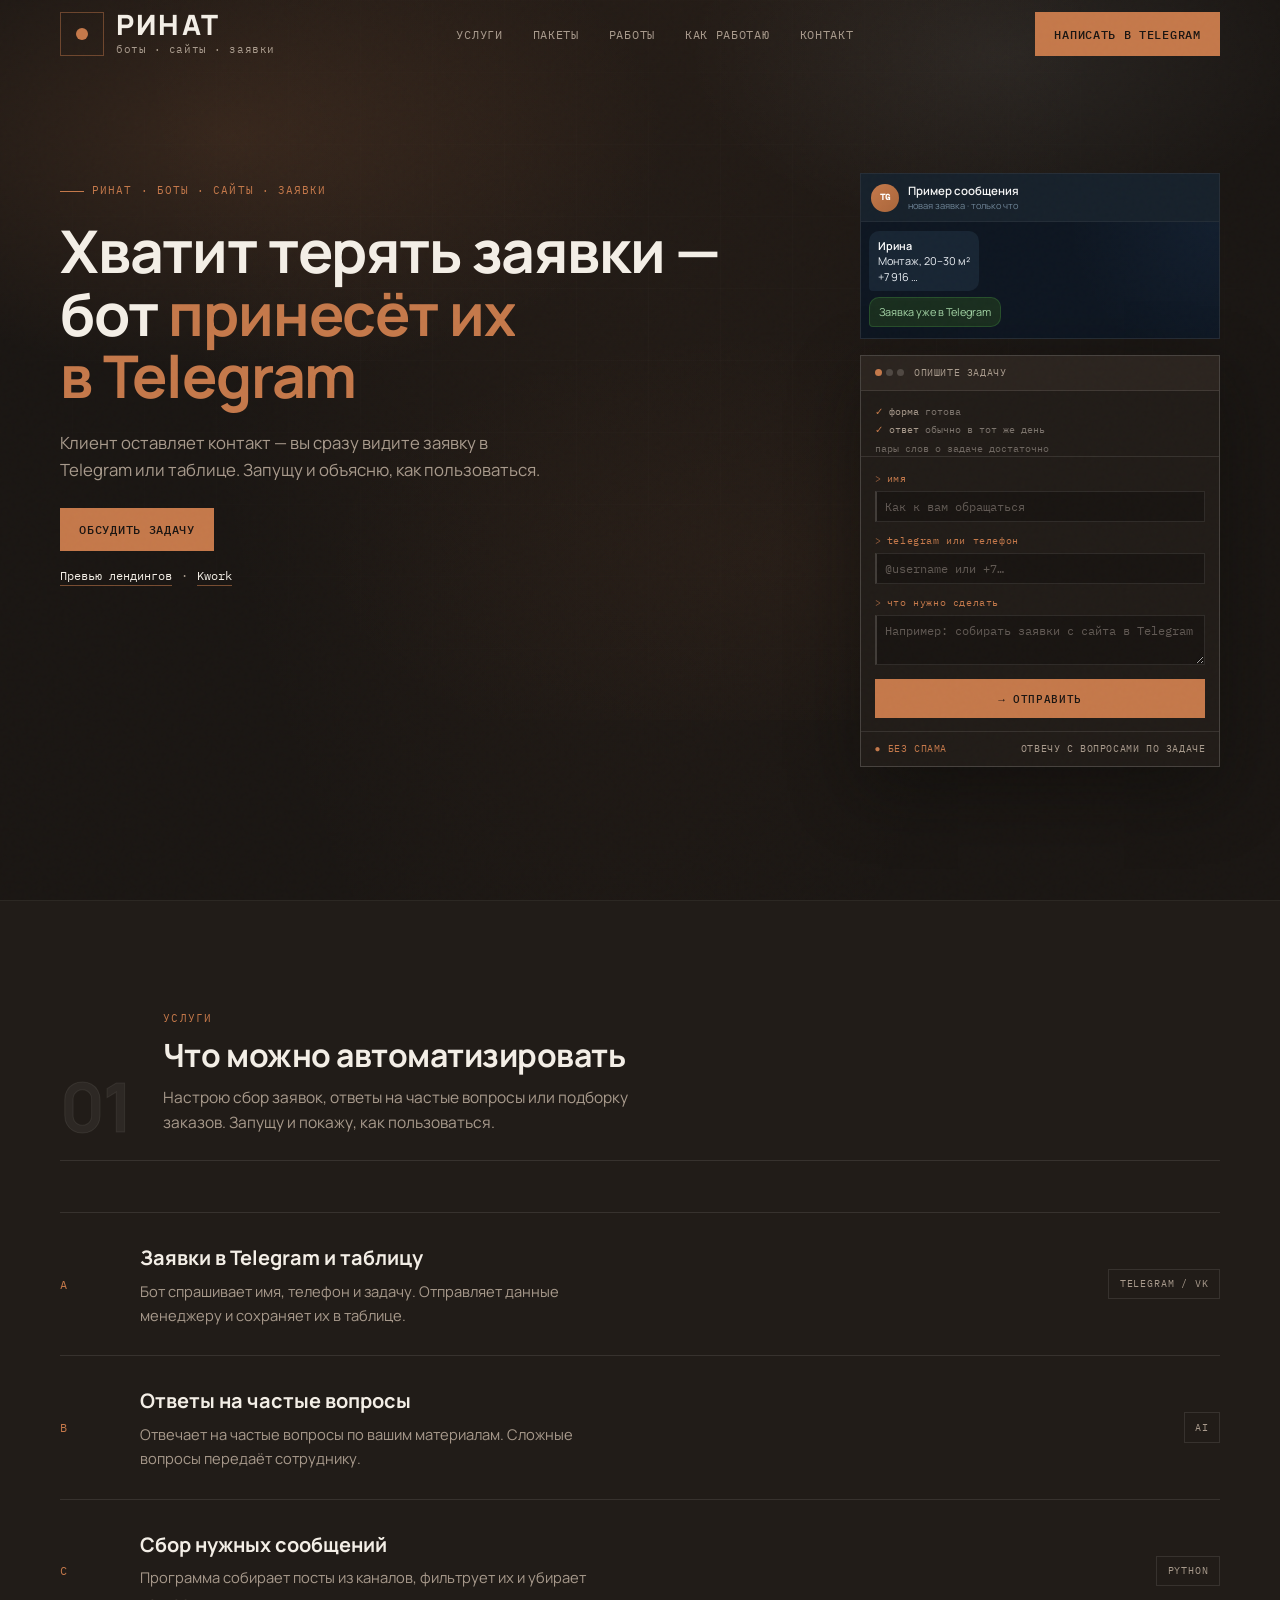
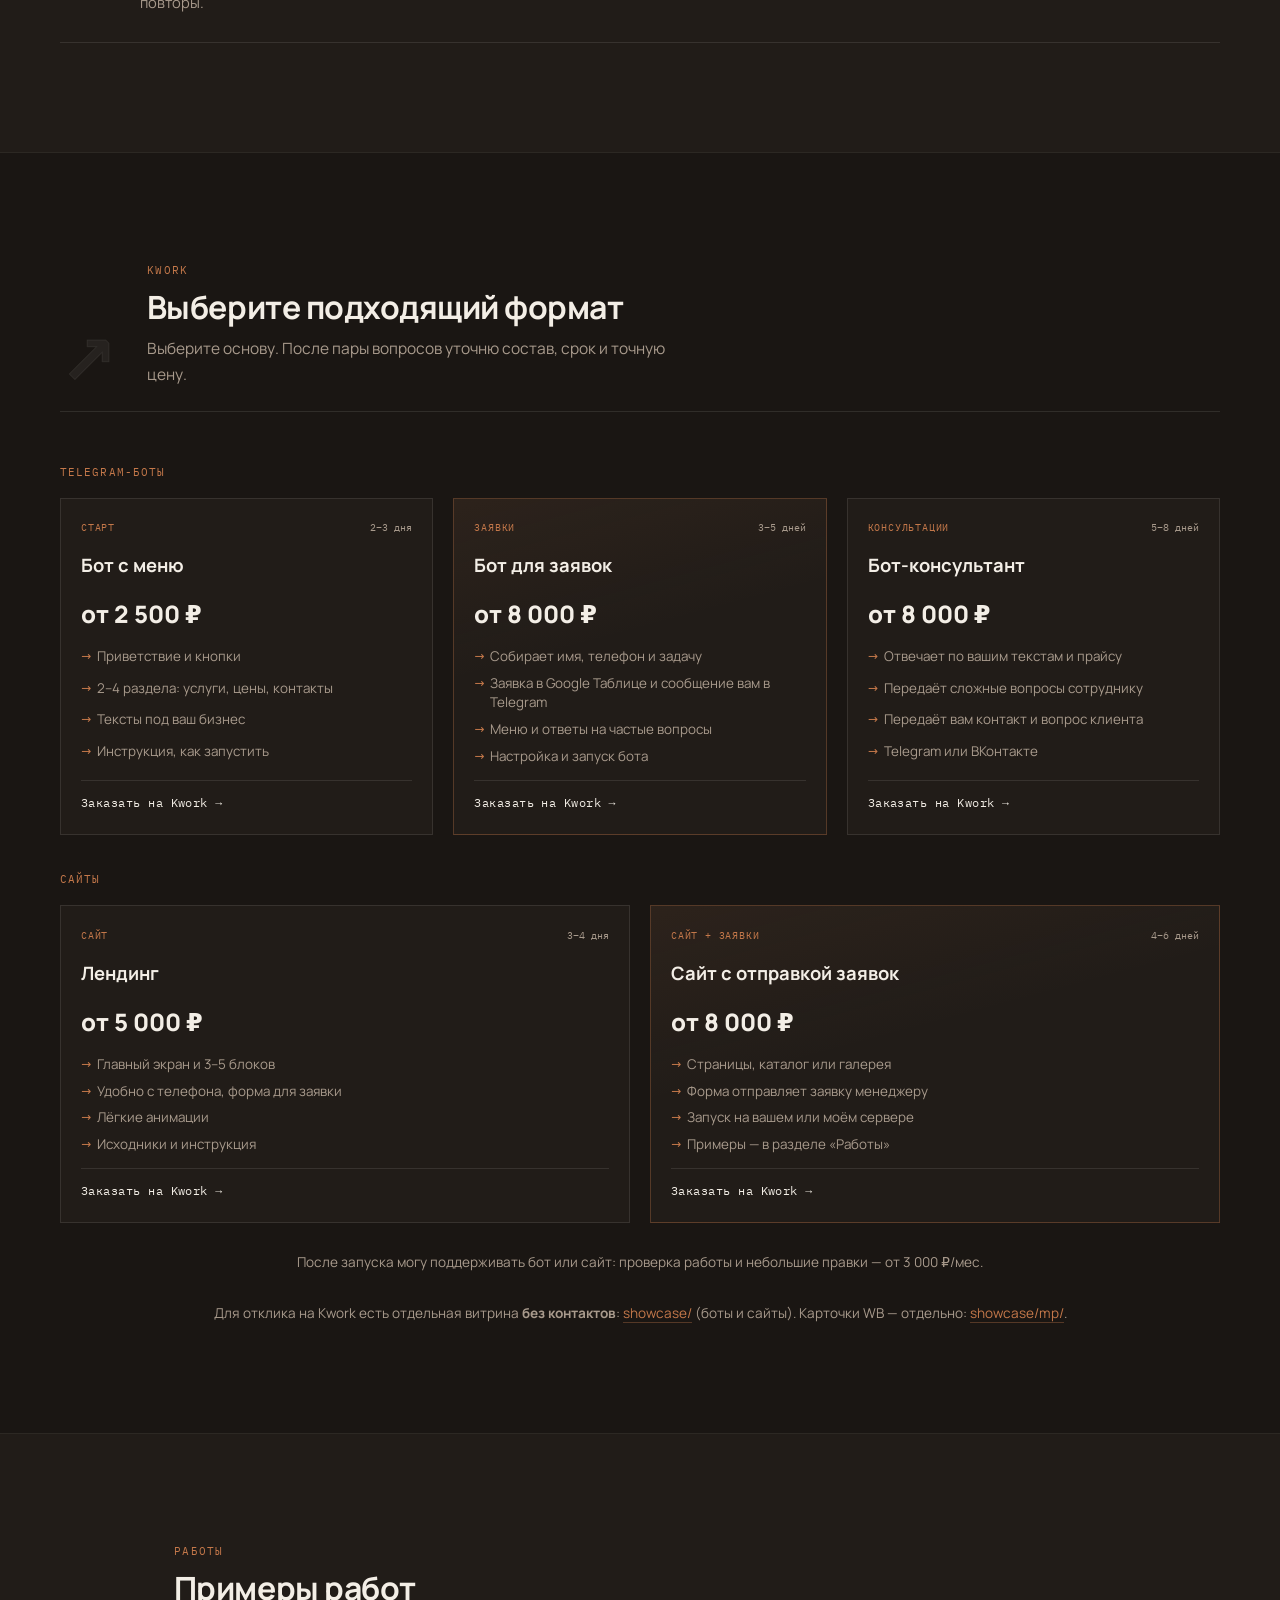
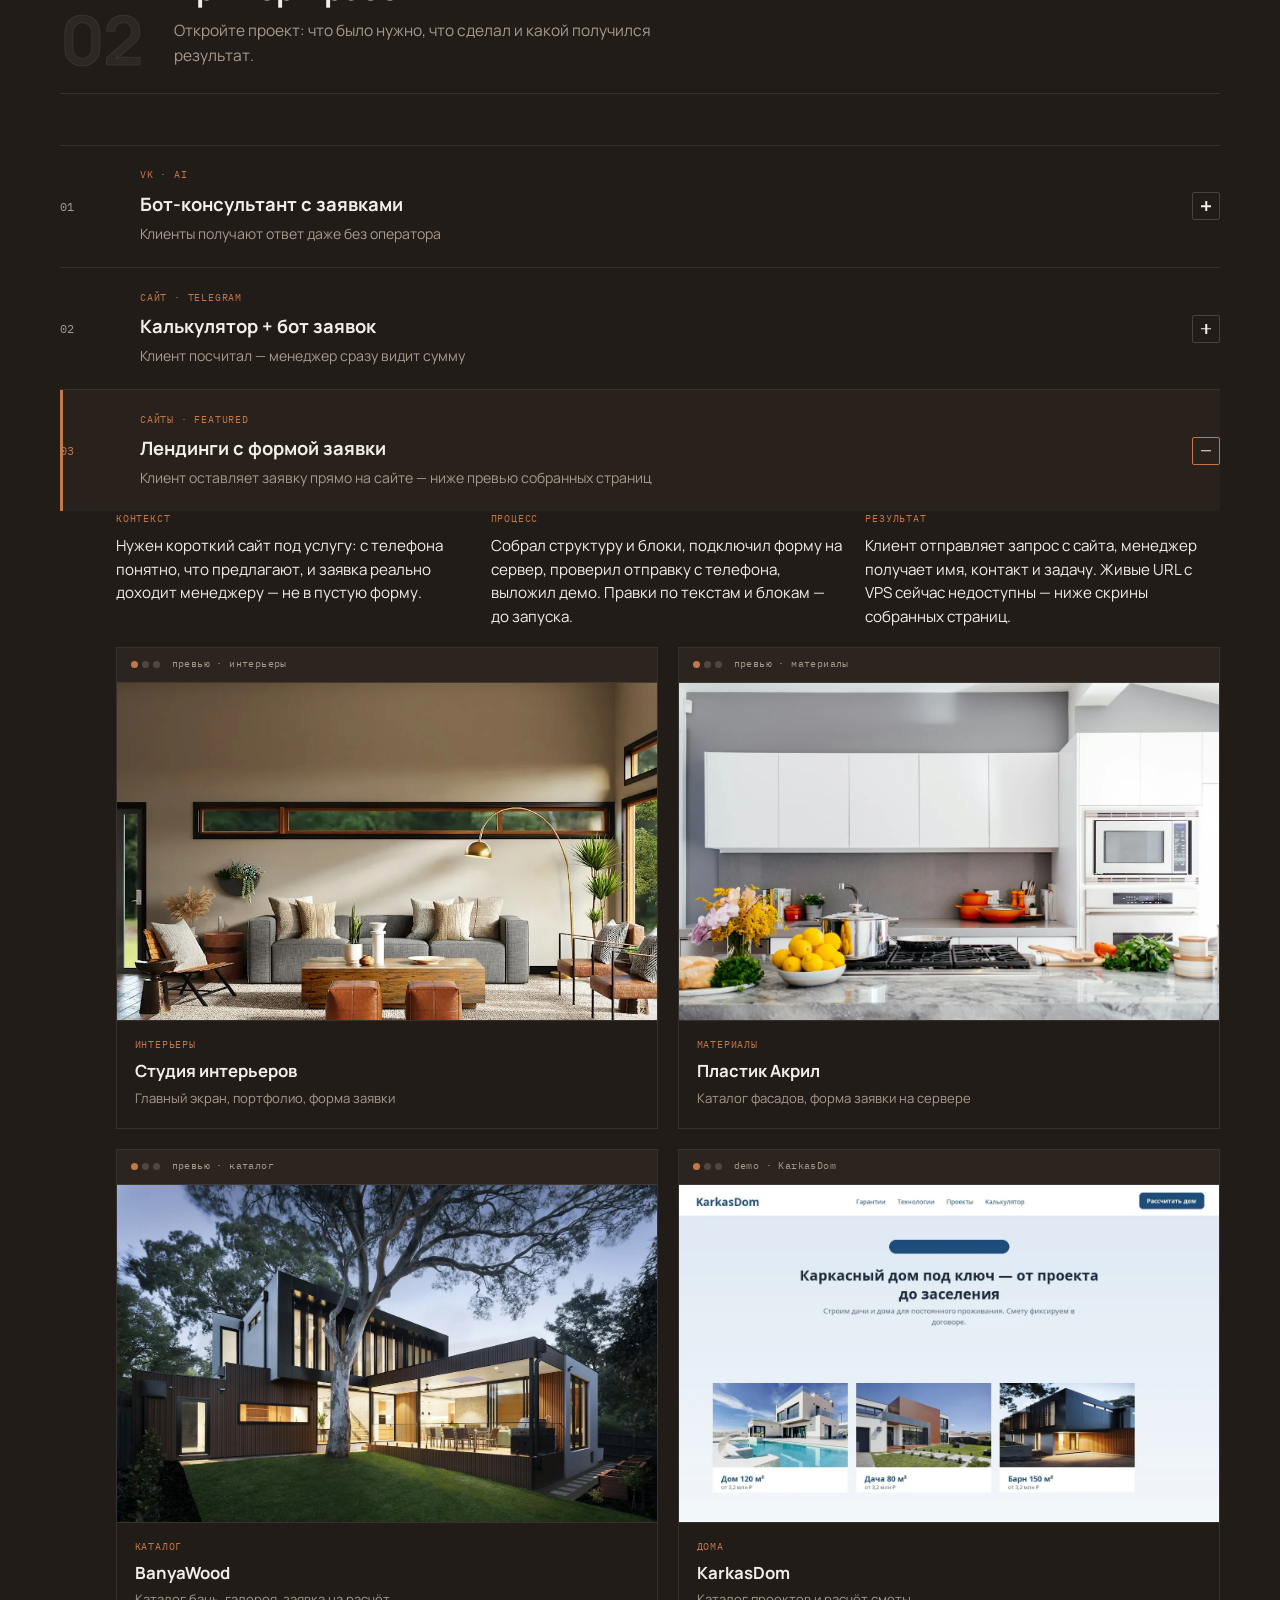
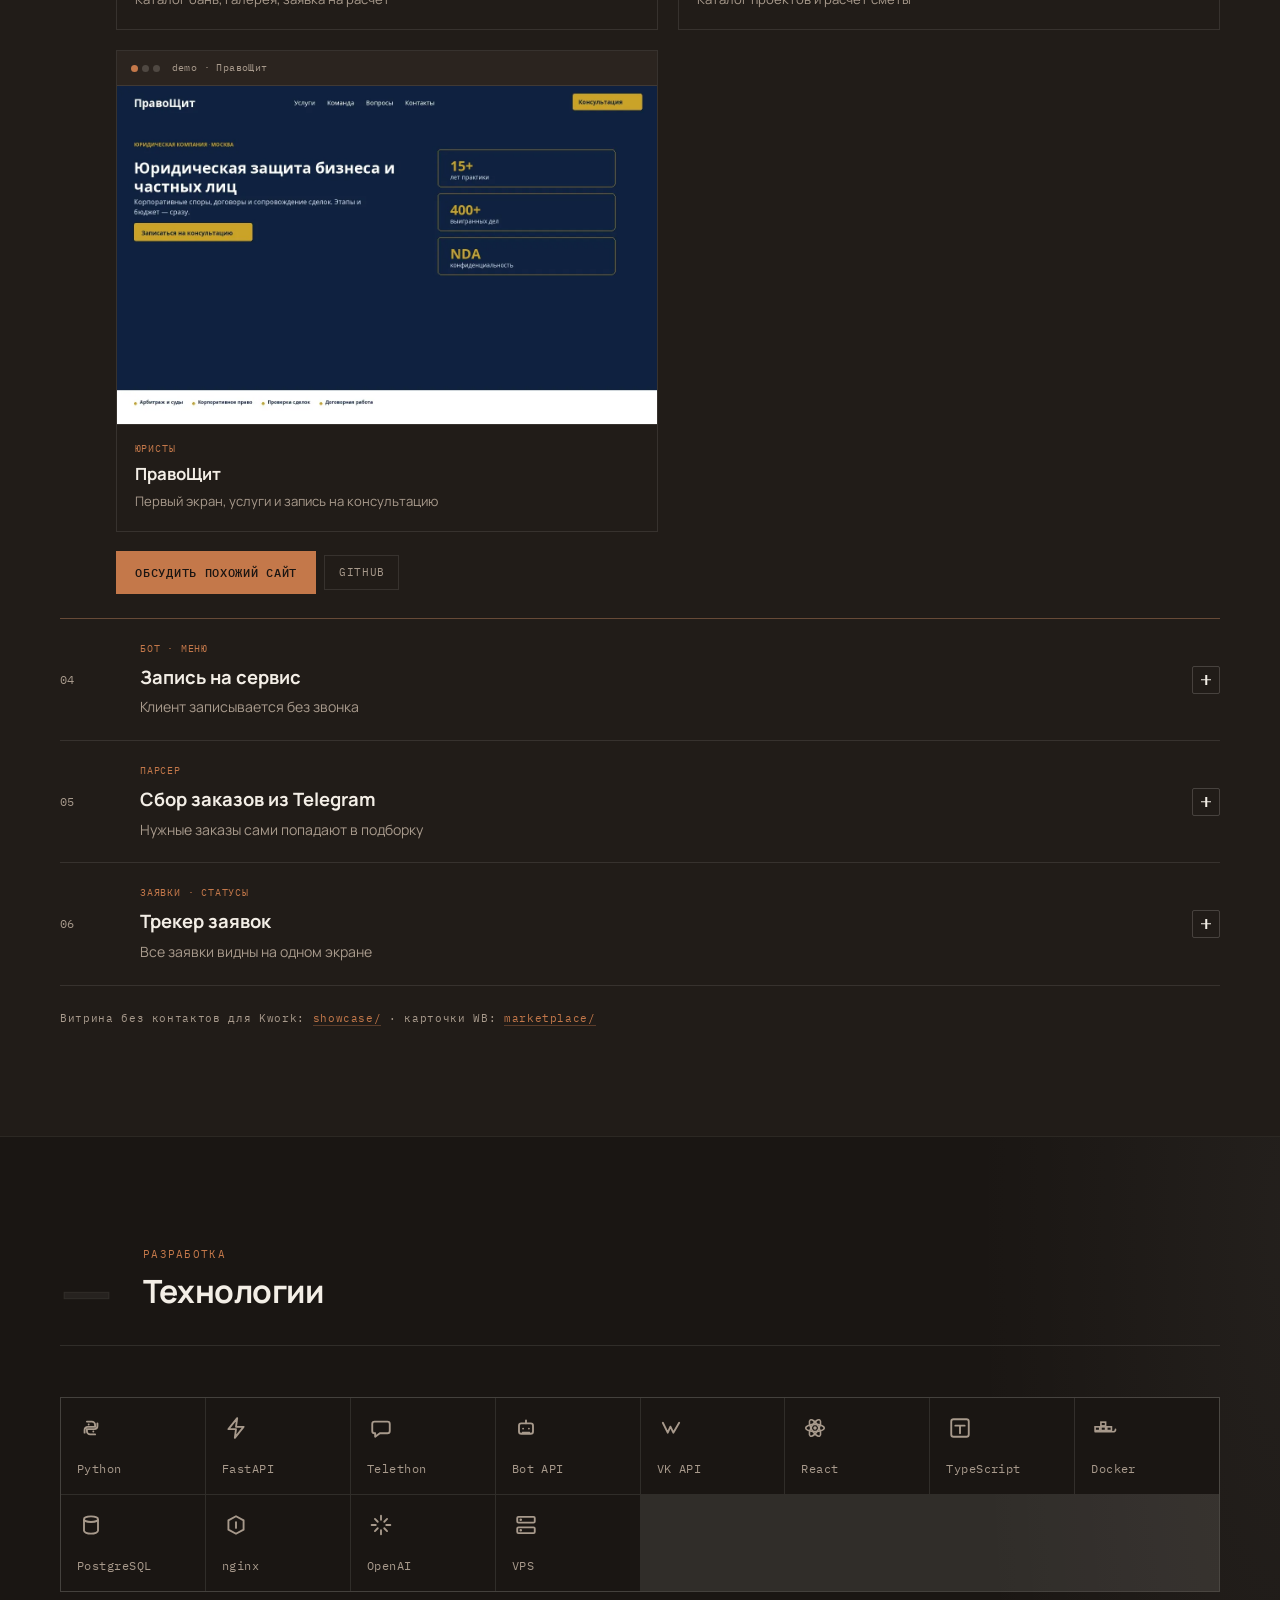
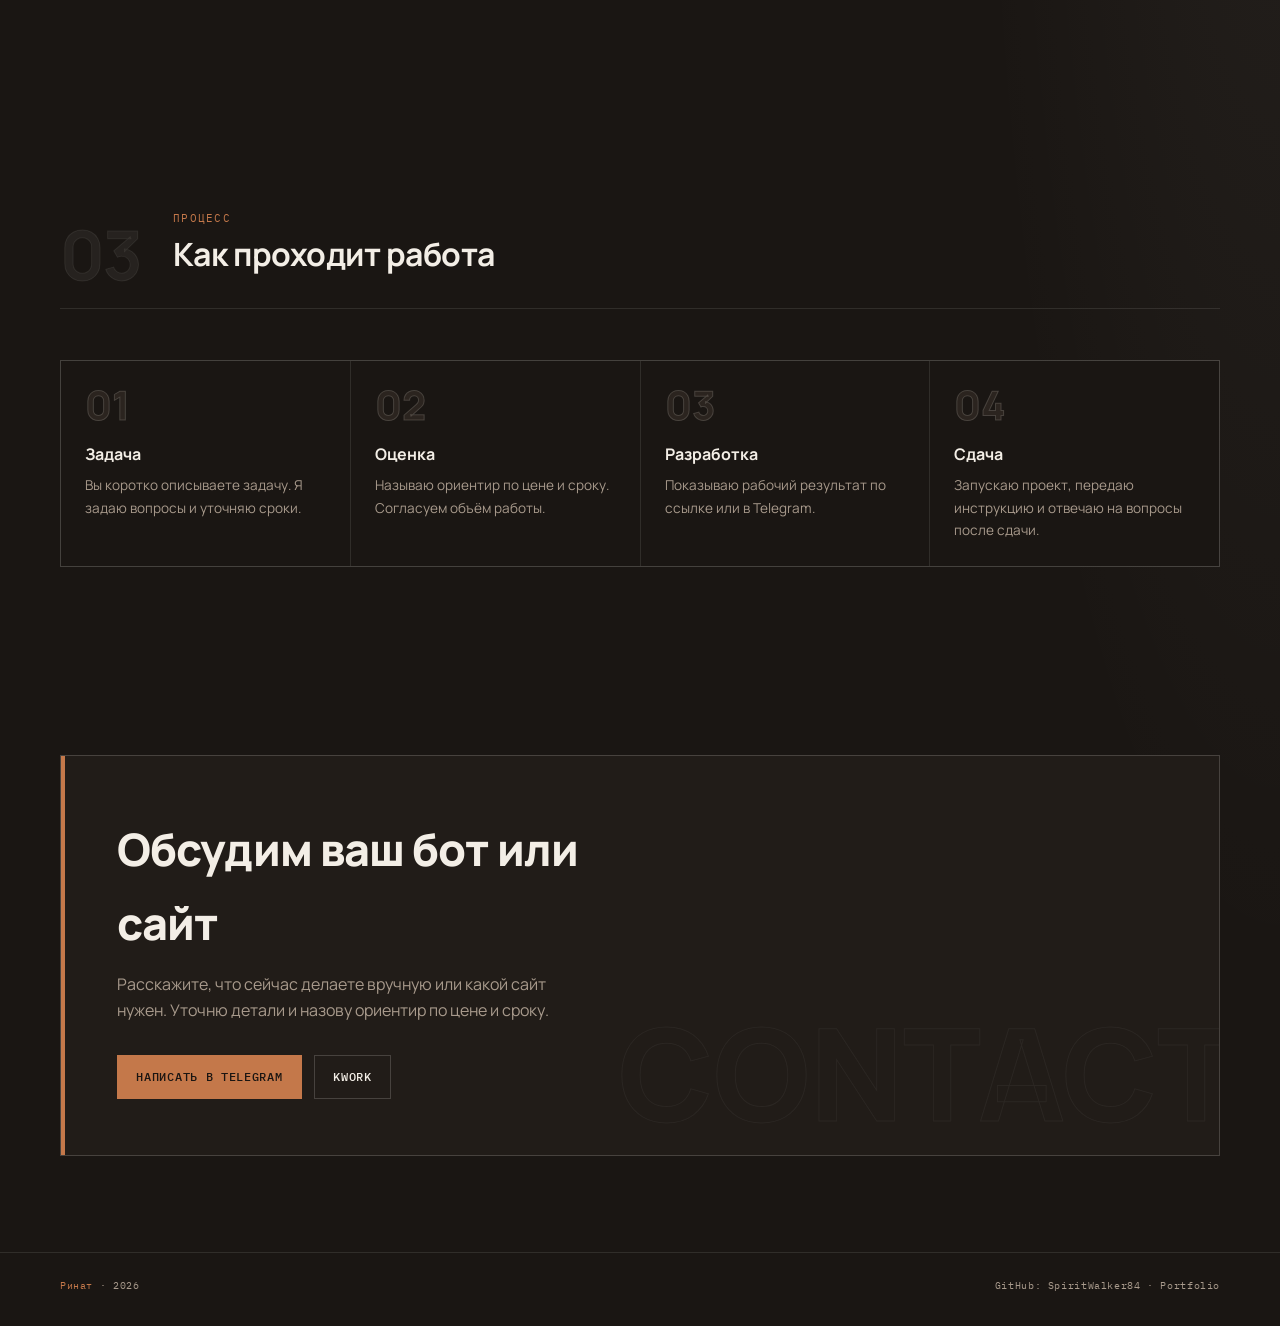
<file: public/index.html>
<!DOCTYPE html>
<html lang="ru" data-theme="neon">
<head>
  <meta charset="UTF-8">
  <meta name="viewport" content="width=device-width, initial-scale=1.0">
  <title>Ринат · боты и сайты, которые не теряют заявки</title>
  <meta name="description" content="Telegram-боты и сайты для бизнеса: клиент оставляет заявку, менеджер сразу получает её в Telegram или таблице. Запуск и инструкция — на мне.">
  <meta name="referrer" content="strict-origin-when-cross-origin">
  <link rel="preload" href="fonts/manrope-400-800-cyrillic.woff2" as="font" type="font/woff2" crossorigin>
  <link rel="preload" href="fonts/manrope-400-800-latin.woff2" as="font" type="font/woff2" crossorigin>
  <link rel="stylesheet" href="css/fonts.css">
  <link rel="stylesheet" href="css/styles.css">
  <link rel="stylesheet" href="css/neon.css">
</head>
<body>
  <header class="header" id="header">
    <div class="container header__inner">
      <a href="#" class="logo">
        <div class="logo__mark" aria-hidden="true"></div>
        <div class="logo__text">
          <span class="logo__name">Ринат</span>
          <span class="logo__tag">боты · сайты · заявки</span>
        </div>
      </a>
      <nav class="nav" id="nav">
        <a href="#services">Услуги</a>
        <a href="#packages">Пакеты</a>
        <a href="#cases">Работы</a>
        <a href="#process">Как работаю</a>
        <a href="#contact">Контакт</a>
      </nav>
      <div class="header__actions">
        <a href="#" class="btn btn--primary site-link" data-site-link="telegram">Написать в Telegram</a>
      </div>
      <button class="menu-toggle" id="menuToggle" aria-label="Меню">Меню</button>
    </div>
  </header>

  <section class="hero">
    <div class="hero__grid-bg" aria-hidden="true"></div>

    <div class="container hero__content">
      <div class="hero__layout">
      <div class="hero__main">
        <div class="prod-label">Ринат · боты · сайты · заявки</div>
        <h1 class="hero__title">Хватит терять заявки&nbsp;— бот <span class="hero__shimmer">принесёт их в&nbsp;Telegram</span></h1>
        <p class="hero__lead">
          Клиент оставляет контакт — вы сразу видите заявку в Telegram или таблице. Запущу и объясню, как пользоваться.
        </p>
        <div class="hero__actions">
          <a href="#contact" class="btn btn--primary">Обсудить задачу</a>
        </div>
        <p class="hero__sublink">
          <a href="#case-landings">Превью лендингов</a>
          <span aria-hidden="true">·</span>
          <a href="#" class="site-link" data-site-link="kwork">Kwork</a>
        </p>
      </div>

      <div class="hero__aside">
        <div class="hero__ping" aria-label="Так менеджер видит заявку">
          <div class="tg-mock">
            <div class="tg-mock__head">
              <div class="tg-mock__avatar" aria-hidden="true">TG</div>
              <div>
                <div class="tg-mock__name">Пример сообщения</div>
                <div class="tg-mock__meta">новая заявка · только что</div>
              </div>
            </div>
            <div class="tg-mock__body">
              <div class="tg-mock__row tg-mock__row--in">
                <div class="tg-mock__bubble"><strong>Ирина</strong><br>Монтаж, 20–30 м²<br>+7 916 …</div>
              </div>
              <div class="tg-mock__row tg-mock__row--in">
                <div class="tg-mock__bubble tg-mock__bubble--ok">Заявка уже в Telegram</div>
          </div>
          </div>
          </div>
        </div>
        <div class="console-panel">
          <div class="console-panel__bar">
            <span class="console-panel__dots" aria-hidden="true"><i></i><i></i><i></i></span>
            <span class="console-panel__title">Опишите задачу</span>
          </div>
          <div class="console-panel__log" aria-hidden="true">
            <span class="console-line"><span class="console-ok">✓</span> форма <span class="console-dim">готова</span></span>
            <span class="console-line"><span class="console-ok">✓</span> ответ <span class="console-dim">обычно в тот же день</span></span>
            <span class="console-line console-line--dim"> пары слов о задаче достаточно</span>
          </div>
          <form class="console-form" id="leadForm" novalidate>
            <input type="text" name="website" class="console-form__hp" tabindex="-1" autocomplete="off" aria-hidden="true">
            <div class="console-form__field">
              <label class="console-form__label" for="leadName">
                <span class="console-prompt">Имя</span>
              </label>
              <input class="console-form__input" id="leadName" name="name" type="text" autocomplete="name" placeholder="Как к вам обращаться" required>
            </div>
            <div class="console-form__field">
              <label class="console-form__label" for="leadContact">
                <span class="console-prompt">Telegram или телефон</span>
              </label>
              <input class="console-form__input" id="leadContact" name="contact" type="text" autocomplete="tel" placeholder="@username или +7…" required>
            </div>
            <div class="console-form__field">
              <label class="console-form__label" for="leadTask">
                <span class="console-prompt">Что нужно сделать</span>
              </label>
              <textarea class="console-form__input console-form__input--area" id="leadTask" name="task" rows="2" placeholder="Например: собирать заявки с сайта в Telegram" required></textarea>
            </div>
            <button class="console-form__submit btn btn--primary" type="submit">→ Отправить</button>
          </form>
          <div class="console-panel__foot">
            <span class="console-panel__status">● без спама</span>
            <span class="console-panel__meta">Отвечу с вопросами по задаче</span>
          </div>
        </div>
            </div>
          </div>
    </div>
  </section>

  <section class="section section--ink" id="services">
    <div class="container">
      <div class="section__head reveal">
        <div class="section__index">01</div>
        <div class="section__head-text">
          <div class="section__label">Услуги</div>
          <h2 class="section__title">Что можно автоматизировать</h2>
          <p class="section__text">Настрою сбор заявок, ответы на частые вопросы или подборку заказов. Запущу и покажу, как пользоваться.</p>
        </div>
      </div>
      <div class="service-rows">
        <article class="service-row reveal">
          <span class="service-row__num">A</span>
          <div>
            <h3 class="service-row__title">Заявки в Telegram и таблицу</h3>
            <p class="service-row__desc">Бот спрашивает имя, телефон и задачу. Отправляет данные менеджеру и сохраняет их в таблице.</p>
          </div>
          <span class="service-row__tag">Telegram / VK</span>
        </article>
        <article class="service-row reveal">
          <span class="service-row__num">B</span>
          <div>
            <h3 class="service-row__title">Ответы на частые вопросы</h3>
            <p class="service-row__desc">Отвечает на частые вопросы по вашим материалам. Сложные вопросы передаёт сотруднику.</p>
          </div>
          <span class="service-row__tag">AI</span>
        </article>
        <article class="service-row reveal">
          <span class="service-row__num">C</span>
          <div>
            <h3 class="service-row__title">Сбор нужных сообщений</h3>
            <p class="service-row__desc">Программа собирает посты из каналов, фильтрует их и убирает повторы.</p>
          </div>
          <span class="service-row__tag">Python</span>
        </article>
      </div>
    </div>
  </section>

  <section class="section" id="packages">
    <div class="container">
      <div class="section__head reveal">
        <div class="section__index">↗</div>
        <div class="section__head-text">
          <div class="section__label">Kwork</div>
          <h2 class="section__title">Выберите подходящий формат</h2>
          <p class="section__text">Выберите основу. После пары вопросов уточню состав, срок и точную цену.</p>
        </div>
      </div>

      <p class="packages__group reveal">Telegram-боты</p>
      <div class="packages-grid reveal">
        <article class="package-card">
          <div class="package-card__head">
            <span class="package-card__tier">Старт</span>
            <span class="package-card__term">2–3 дня</span>
          </div>
          <h3 class="package-card__title">Бот с меню</h3>
          <p class="package-card__price">от 2 500 ₽</p>
          <ul class="package-card__list">
            <li>Приветствие и кнопки</li>
            <li>2–4 раздела: услуги, цены, контакты</li>
            <li>Тексты под ваш бизнес</li>
            <li>Инструкция, как запустить</li>
          </ul>
          <a href="#" class="package-card__link" data-kwork-gig="menu">Заказать на Kwork →</a>
        </article>
        <article class="package-card package-card--featured">
          <div class="package-card__head">
            <span class="package-card__tier">Заявки</span>
            <span class="package-card__term">3–5 дней</span>
          </div>
          <h3 class="package-card__title">Бот для заявок</h3>
          <p class="package-card__price">от 8 000 ₽</p>
          <ul class="package-card__list">
            <li>Собирает имя, телефон и задачу</li>
            <li>Заявка в Google Таблице и сообщение вам в Telegram</li>
            <li>Меню и ответы на частые вопросы</li>
            <li>Настройка и запуск бота</li>
          </ul>
          <a href="#" class="package-card__link" data-kwork-gig="zayavki">Заказать на Kwork →</a>
        </article>
        <article class="package-card">
          <div class="package-card__head">
            <span class="package-card__tier">Консультации</span>
            <span class="package-card__term">5–8 дней</span>
          </div>
          <h3 class="package-card__title">Бот-консультант</h3>
          <p class="package-card__price">от 8 000 ₽</p>
          <ul class="package-card__list">
            <li>Отвечает по вашим текстам и прайсу</li>
            <li>Передаёт сложные вопросы сотруднику</li>
            <li>Передаёт вам контакт и вопрос клиента</li>
            <li>Telegram или ВКонтакте</li>
          </ul>
          <a href="#" class="package-card__link" data-kwork-gig="ai">Заказать на Kwork →</a>
        </article>
      </div>

      <p class="packages__group reveal">Сайты</p>
      <div class="packages-grid packages-grid--2 reveal">
        <article class="package-card">
          <div class="package-card__head">
            <span class="package-card__tier">Сайт</span>
            <span class="package-card__term">3–4 дня</span>
          </div>
          <h3 class="package-card__title">Лендинг</h3>
          <p class="package-card__price">от 5 000 ₽</p>
          <ul class="package-card__list">
            <li>Главный экран и 3–5 блоков</li>
            <li>Удобно с телефона, форма для заявки</li>
            <li>Лёгкие анимации</li>
            <li>Исходники и инструкция</li>
          </ul>
          <a href="#" class="package-card__link" data-kwork-gig="landing">Заказать на Kwork →</a>
        </article>
        <article class="package-card package-card--featured">
          <div class="package-card__head">
            <span class="package-card__tier">Сайт + заявки</span>
            <span class="package-card__term">4–6 дней</span>
          </div>
          <h3 class="package-card__title">Сайт с отправкой заявок</h3>
          <p class="package-card__price">от 8 000 ₽</p>
          <ul class="package-card__list">
            <li>Страницы, каталог или галерея</li>
            <li>Форма отправляет заявку менеджеру</li>
            <li>Запуск на вашем или моём сервере</li>
            <li>Примеры — в разделе «Работы»</li>
          </ul>
          <a href="#" class="package-card__link" data-kwork-gig="zayavki">Заказать на Kwork →</a>
        </article>
      </div>

      <p class="packages__note reveal">После запуска могу поддерживать бот или сайт: проверка работы и небольшие правки — от 3 000 ₽/мес.</p>
      <p class="packages__note reveal">Для отклика на Kwork есть отдельная витрина <strong>без контактов</strong>: <a href="showcase/" class="packages__note-link">showcase/</a> (боты и сайты). Карточки WB — отдельно: <a href="showcase/mp/" class="packages__note-link">showcase/mp/</a>.</p>
    </div>
  </section>

  <section class="section section--ink" id="cases">
    <div class="container">
      <div class="section__head reveal">
        <div class="section__index">02</div>
        <div class="section__head-text">
          <div class="section__label">Работы</div>
          <h2 class="section__title">Примеры работ</h2>
          <p class="section__text">Откройте проект: что было нужно, что сделал и какой получился результат.</p>
        </div>
      </div>
      <div class="case-list">

        <details class="case-acc reveal">
          <summary class="case-acc__summary">
            <span class="case-acc__num">01</span>
            <div class="case-acc__head">
              <div class="case-acc__tags">VK · AI</div>
              <h3 class="case-acc__title">Бот-консультант с заявками</h3>
              <p class="case-acc__teaser">Клиенты получают ответ даже без оператора</p>
            </div>
            <span class="case-acc__chev" aria-hidden="true"></span>
          </summary>
          <div class="case-acc__panel">
            <div class="case-acc__grid">
              <div class="case-acc__block">
                <span class="case-acc__label">Проблема</span>
                <p>Клиенты пишут в разное время, и часть обращений остаётся без ответа.</p>
            </div>
              <div class="case-acc__block">
                <span class="case-acc__label">Решение</span>
                <p>Бот отвечает на частые вопросы, собирает контакт и передаёт заявку администратору.</p>
          </div>
              <div class="case-acc__block">
                <span class="case-acc__label">Результат</span>
                <p>Администратор получает готовую заявку — ничего не нужно переносить из переписки.</p>
          </div>
            </div>
            <div class="case-acc__media showcase">
              <div class="showcase__card showcase__card--ui">
          <div class="browser">
            <div class="browser__bar">
              <span class="browser__dots" aria-hidden="true"><i></i><i></i><i></i></span>
                    <span class="browser__url">demo · AI Assistant</span>
            </div>
                  <div class="browser__screen browser__screen--slide">
                    <img src="images/showcase/bots/03-bot-ai.webp" alt="AI-консультант: диалог и передача заявки" loading="lazy" width="1280" height="720">
            </div>
          </div>
          <div class="showcase__caption">
                  <span class="showcase__tag">AI</span>
                  <strong>Консультант в Telegram</strong>
                  <span>Ответ по прайсу → контакт → менеджеру</span>
          </div>
      </div>
              <div class="showcase__card showcase__card--ui">
          <div class="browser">
            <div class="browser__bar">
              <span class="browser__dots" aria-hidden="true"><i></i><i></i><i></i></span>
                    <span class="browser__url">demo · уведомление админу</span>
            </div>
                  <div class="browser__screen browser__screen--slide">
                    <img src="images/showcase/bots/06-admin-ping.webp" alt="Заявка в Telegram и строка в таблице" loading="lazy" width="1280" height="720">
                  </div>
                </div>
                <div class="showcase__caption">
                  <span class="showcase__tag">Уведомление</span>
                  <strong>Менеджер получает заявку</strong>
                  <span>Контакт и задача клиента, запись в таблице</span>
                </div>
              </div>
        <a href="https://github.com/SpiritWalker84/FGIp04" class="showcase__card" target="_blank" rel="noopener">
          <div class="browser">
            <div class="browser__bar">
              <span class="browser__dots" aria-hidden="true"><i></i><i></i><i></i></span>
              <span class="browser__url">Telegram · AI Assistant</span>
            </div>
            <div class="browser__screen browser__screen--tg">
              <div class="tg-mock">
                <div class="tg-mock__head">
                  <div class="tg-mock__avatar tg-mock__avatar--ai">AI</div>
                  <div>
                    <div class="tg-mock__name">AI Assistant</div>
                          <div class="tg-mock__meta">бот</div>
                  </div>
                </div>
                <div class="tg-mock__body">
                  <div class="tg-mock__row tg-mock__row--out">
                    <div class="tg-mock__bubble">Сколько стоит монтаж под ключ?</div>
                  </div>
                  <div class="tg-mock__row tg-mock__row--in">
                          <div class="tg-mock__bubble">Для 20–30 м² — ориентир от 45 000 ₽. Оформить заявку на точный расчёт?</div>
                  </div>
                  <div class="tg-mock__row tg-mock__row--out">
                    <div class="tg-mock__bubble">+7 916 …</div>
                  </div>
                  <div class="tg-mock__row tg-mock__row--in">
                    <div class="tg-mock__bubble tg-mock__bubble--ok">Заявка №184 передана менеджеру</div>
                  </div>
                </div>
              </div>
            </div>
          </div>
          <div class="showcase__caption">
                  <span class="showcase__tag">Чат</span>
                  <strong>Как выглядит диалог</strong>
                  <span>Макет переписки клиента с ботом</span>
                </div>
              </a>
            </div>
            <div class="case-acc__actions">
              <a href="https://github.com/SpiritWalker84/FGIp04" class="case-row__link" target="_blank" rel="noopener">GitHub</a>
            </div>
          </div>
        </details>

        <details class="case-acc reveal">
          <summary class="case-acc__summary">
            <span class="case-acc__num">02</span>
            <div class="case-acc__head">
              <div class="case-acc__tags">Сайт · Telegram</div>
              <h3 class="case-acc__title">Калькулятор + бот заявок</h3>
              <p class="case-acc__teaser">Клиент посчитал — менеджер сразу видит сумму</p>
            </div>
            <span class="case-acc__chev" aria-hidden="true"></span>
          </summary>
          <div class="case-acc__panel">
            <div class="case-acc__grid">
              <div class="case-acc__block">
                <span class="case-acc__label">Проблема</span>
                <p>Клиент считает стоимость, но менеджер не узнаёт об этом, пока клиент сам не напишет.</p>
              </div>
              <div class="case-acc__block">
                <span class="case-acc__label">Решение</span>
                <p>Калькулятор передаёт в Telegram сумму, параметры и контакт клиента.</p>
              </div>
              <div class="case-acc__block">
                <span class="case-acc__label">Результат</span>
                <p>Менеджер видит расчёт и телефон сразу — можно быстро связаться с клиентом.</p>
              </div>
            </div>
            <div class="case-acc__media showcase">
              <a href="https://github.com/SpiritWalker84/FGIp05" class="showcase__card" target="_blank" rel="noopener">
                <div class="browser">
                  <div class="browser__bar">
                    <span class="browser__dots" aria-hidden="true"><i></i><i></i><i></i></span>
                    <span class="browser__url">github.com/SpiritWalker84/FGIp05</span>
                  </div>
                  <div class="browser__screen">
                    <img src="images/showcase/calculator.webp" alt="Калькулятор сметы каркасного дома" loading="lazy" width="960" height="600">
                  </div>
                </div>
                <div class="showcase__caption">
                  <span class="showcase__tag">Сайт · смета</span>
                  <strong>Калькулятор каркасного дома</strong>
                  <span>Параметры → сумма → заявка в Telegram</span>
                </div>
              </a>
              <div class="showcase__card showcase__card--ui">
                <div class="browser">
                  <div class="browser__bar">
                    <span class="browser__dots" aria-hidden="true"><i></i><i></i><i></i></span>
                    <span class="browser__url">demo · LeadNotify</span>
                  </div>
                  <div class="browser__screen browser__screen--slide">
                    <img src="images/showcase/bots/02-bot-leads.webp" alt="Заявка с сайта в Telegram и таблицу" loading="lazy" width="1280" height="720">
                  </div>
                </div>
                <div class="showcase__caption">
                  <span class="showcase__tag">Бот</span>
                  <strong>Сайт → Telegram → таблица</strong>
                  <span>Менеджер видит сумму и контакт сразу</span>
                </div>
              </div>
              <div class="showcase__card showcase__card--ui">
                <div class="browser">
                  <div class="browser__bar">
                    <span class="browser__dots" aria-hidden="true"><i></i><i></i><i></i></span>
                    <span class="browser__url">demo · таблица заявок</span>
                  </div>
                  <div class="browser__screen browser__screen--slide">
                    <img src="images/showcase/bots/07-sheet-leads.webp" alt="Таблица заявок с новыми строками" loading="lazy" width="1280" height="720">
                  </div>
                </div>
                <div class="showcase__caption">
                  <span class="showcase__tag">Таблица</span>
                  <strong>Все заявки в одном месте</strong>
                  <span>Контакты и расчёты сохранены в таблице</span>
                </div>
              </div>
            </div>
            <div class="case-acc__actions">
              <a href="https://github.com/SpiritWalker84/FGIp05" class="case-row__link" target="_blank" rel="noopener">GitHub</a>
            </div>
          </div>
        </details>

        <details class="case-acc case-acc--featured reveal" id="case-landings" open>
          <summary class="case-acc__summary">
            <span class="case-acc__num">03</span>
            <div class="case-acc__head">
              <div class="case-acc__tags">Сайты · featured</div>
              <h3 class="case-acc__title">Лендинги с формой заявки</h3>
              <p class="case-acc__teaser">Клиент оставляет заявку прямо на сайте — ниже превью собранных страниц</p>
            </div>
            <span class="case-acc__chev" aria-hidden="true"></span>
          </summary>
          <div class="case-acc__panel">
            <div class="case-acc__grid case-acc__grid--story">
              <div class="case-acc__block">
                <span class="case-acc__label">Контекст</span>
                <p>Нужен короткий сайт под услугу: с телефона понятно, что предлагают, и заявка реально доходит менеджеру — не в пустую форму.</p>
              </div>
              <div class="case-acc__block">
                <span class="case-acc__label">Процесс</span>
                <p>Собрал структуру и блоки, подключил форму на сервер, проверил отправку с телефона, выложил демо. Правки по текстам и блокам — до запуска.</p>
              </div>
              <div class="case-acc__block">
                <span class="case-acc__label">Результат</span>
                <p>Клиент отправляет запрос с сайта, менеджер получает имя, контакт и задачу. Живые URL с VPS сейчас недоступны — ниже скрины собранных страниц.</p>
              </div>
            </div>
            <div class="case-acc__media showcase">
              <div class="showcase__card">
                <div class="browser">
                  <div class="browser__bar">
                    <span class="browser__dots" aria-hidden="true"><i></i><i></i><i></i></span>
                    <span class="browser__url">превью · интерьеры</span>
                  </div>
                  <div class="browser__screen">
                    <img src="images/showcase/interior.webp" alt="Лендинг студии интерьеров FORM" loading="lazy" width="800" height="500">
                  </div>
                </div>
                <div class="showcase__caption">
                  <span class="showcase__tag">Интерьеры</span>
                  <strong>Студия интерьеров</strong>
                  <span>Главный экран, портфолио, форма заявки</span>
                </div>
              </div>
              <div class="showcase__card">
                <div class="browser">
                  <div class="browser__bar">
                    <span class="browser__dots" aria-hidden="true"><i></i><i></i><i></i></span>
                    <span class="browser__url">превью · материалы</span>
                  </div>
                  <div class="browser__screen">
                    <img src="images/showcase/acril.webp" alt="Лендинг Senosan / Пластик Акрил" loading="lazy" width="600" height="400">
                  </div>
                </div>
                <div class="showcase__caption">
                  <span class="showcase__tag">Материалы</span>
                  <strong>Пластик Акрил</strong>
                  <span>Каталог фасадов, форма заявки на сервере</span>
                </div>
              </div>
              <div class="showcase__card">
                <div class="browser">
                  <div class="browser__bar">
                    <span class="browser__dots" aria-hidden="true"><i></i><i></i><i></i></span>
                    <span class="browser__url">превью · каталог</span>
                  </div>
                  <div class="browser__screen">
                    <img src="images/showcase/banya.webp" alt="Лендинг BanyaWood" loading="lazy" width="600" height="400">
                  </div>
                </div>
                <div class="showcase__caption">
                  <span class="showcase__tag">Каталог</span>
                  <strong>BanyaWood</strong>
                  <span>Каталог бань, галерея, заявка на расчёт</span>
                </div>
              </div>
              <div class="showcase__card showcase__card--ui">
                <div class="browser">
                  <div class="browser__bar">
                    <span class="browser__dots" aria-hidden="true"><i></i><i></i><i></i></span>
                    <span class="browser__url">demo · KarkasDom</span>
                  </div>
                  <div class="browser__screen">
                    <img src="images/showcase/houses.webp" alt="Лендинг каркасных домов KarkasDom" loading="lazy" width="800" height="500">
                  </div>
                </div>
                <div class="showcase__caption">
                  <span class="showcase__tag">Дома</span>
                  <strong>KarkasDom</strong>
                  <span>Каталог проектов и расчёт сметы</span>
                </div>
              </div>
              <div class="showcase__card showcase__card--ui">
                <div class="browser">
                  <div class="browser__bar">
                    <span class="browser__dots" aria-hidden="true"><i></i><i></i><i></i></span>
                    <span class="browser__url">demo · ПравоЩит</span>
                  </div>
                  <div class="browser__screen">
                    <img src="images/showcase/legal.webp" alt="Лендинг юридической компании ПравоЩит" loading="lazy" width="800" height="500">
                  </div>
                </div>
                <div class="showcase__caption">
                  <span class="showcase__tag">Юристы</span>
                  <strong>ПравоЩит</strong>
                  <span>Первый экран, услуги и запись на консультацию</span>
                </div>
              </div>
            </div>
            <div class="case-acc__actions">
              <a href="#contact" class="btn btn--primary">Обсудить похожий сайт</a>
              <a href="https://github.com/SpiritWalker84" class="case-row__link case-row__link--muted" target="_blank" rel="noopener">GitHub</a>
            </div>
          </div>
        </details>

        <details class="case-acc reveal">
          <summary class="case-acc__summary">
            <span class="case-acc__num">04</span>
            <div class="case-acc__head">
              <div class="case-acc__tags">Бот · меню</div>
              <h3 class="case-acc__title">Запись на сервис</h3>
              <p class="case-acc__teaser">Клиент записывается без звонка</p>
            </div>
            <span class="case-acc__chev" aria-hidden="true"></span>
          </summary>
          <div class="case-acc__panel">
            <div class="case-acc__grid">
              <div class="case-acc__block">
                <span class="case-acc__label">Проблема</span>
                <p>Менеджер тратит время на переписку и вручную ищет свободное окно.</p>
              </div>
              <div class="case-acc__block">
                <span class="case-acc__label">Решение</span>
                <p>Бот задаёт несколько вопросов, предлагает свободное время и подтверждает запись.</p>
              </div>
              <div class="case-acc__block">
                <span class="case-acc__label">Результат</span>
                <p>Клиент записывается в чате, менеджер получает готовую запись.</p>
              </div>
            </div>
            <div class="case-acc__media showcase">
              <div class="showcase__card showcase__card--ui">
                <div class="browser">
                  <div class="browser__bar">
                    <span class="browser__dots" aria-hidden="true"><i></i><i></i><i></i></span>
                    <span class="browser__url">demo · MotoService</span>
                  </div>
                  <div class="browser__screen browser__screen--slide">
                    <img src="images/showcase/bots/01-bot-menu.webp" alt="Бот записи на сервис: меню и выбор времени" loading="lazy" width="1280" height="720">
                  </div>
                </div>
                <div class="showcase__caption">
                  <span class="showcase__tag">Меню</span>
                  <strong>Схема записи</strong>
                  <span>Услуга → время → подтверждение</span>
                </div>
              </div>
        <div class="showcase__card showcase__card--ui">
          <div class="browser">
            <div class="browser__bar">
              <span class="browser__dots" aria-hidden="true"><i></i><i></i><i></i></span>
              <span class="browser__url">Telegram · MotoService</span>
            </div>
            <div class="browser__screen browser__screen--tg">
              <div class="tg-mock">
                <div class="tg-mock__head">
                  <div class="tg-mock__avatar tg-mock__avatar--svc">MS</div>
                  <div>
                    <div class="tg-mock__name">MotoService</div>
                          <div class="tg-mock__meta">бот</div>
                  </div>
                </div>
                <div class="tg-mock__body">
                  <div class="tg-mock__row tg-mock__row--in">
                    <div class="tg-mock__bubble">Запись на ТО и ремонт. Выберите или опишите задачу:</div>
                  </div>
                  <div class="tg-mock__keys">
                    <span>ТО</span><span>Ремонт</span><span>Запчасти</span>
                  </div>
                  <div class="tg-mock__row tg-mock__row--out">
                    <div class="tg-mock__bubble">ТО · Yamaha MT-07 · 12 000 км</div>
                  </div>
                  <div class="tg-mock__row tg-mock__row--in">
                    <div class="tg-mock__bubble">Свободно: <b>5 мар, 10:00</b>. Подтвердить запись?</div>
                  </div>
                  <div class="tg-mock__keys tg-mock__keys--2">
                    <span>Да</span><span>Другое время</span>
                  </div>
                </div>
              </div>
            </div>
          </div>
          <div class="showcase__caption">
                  <span class="showcase__tag">Чат</span>
                  <strong>Диалог клиента</strong>
                  <span>Как это выглядит в Telegram</span>
                </div>
              </div>
            </div>
          </div>
        </details>

        <details class="case-acc reveal">
          <summary class="case-acc__summary">
            <span class="case-acc__num">05</span>
            <div class="case-acc__head">
              <div class="case-acc__tags">Парсер</div>
              <h3 class="case-acc__title">Сбор заказов из Telegram</h3>
              <p class="case-acc__teaser">Нужные заказы сами попадают в подборку</p>
            </div>
            <span class="case-acc__chev" aria-hidden="true"></span>
          </summary>
          <div class="case-acc__panel">
            <div class="case-acc__grid">
              <div class="case-acc__block">
                <span class="case-acc__label">Проблема</span>
                <p>Заказы появляются в канале весь день — важные сообщения легко пропустить.</p>
              </div>
              <div class="case-acc__block">
                <span class="case-acc__label">Решение</span>
                <p>Программа собирает новые сообщения, фильтрует их и убирает повторы.</p>
              </div>
              <div class="case-acc__block">
                <span class="case-acc__label">Результат</span>
                <p>Вы открываете готовую подборку, а не пролистываете весь канал.</p>
              </div>
            </div>
            <div class="case-acc__media showcase">
              <div class="showcase__card showcase__card--ui">
                <div class="browser">
                  <div class="browser__bar">
                    <span class="browser__dots" aria-hidden="true"><i></i><i></i><i></i></span>
                    <span class="browser__url">demo · парсер канала</span>
                  </div>
                  <div class="browser__screen browser__screen--slide">
                    <img src="images/showcase/bots/04-parser-feed.webp" alt="Парсер заказов из Telegram-канала" loading="lazy" width="1280" height="720">
                  </div>
                </div>
                <div class="showcase__caption">
                  <span class="showcase__tag">Парсер</span>
                  <strong>Канал → фильтр → список</strong>
                  <span>Только новые посты с заказами</span>
                </div>
              </div>
              <div class="showcase__card showcase__card--ui">
                <div class="browser">
                  <div class="browser__bar">
                    <span class="browser__dots" aria-hidden="true"><i></i><i></i><i></i></span>
                    <span class="browser__url">Telegram · канал заказов</span>
                  </div>
                  <div class="browser__screen browser__screen--tg">
                    <div class="tg-mock">
                      <div class="tg-mock__head">
                        <div class="tg-mock__avatar">CH</div>
                        <div>
                          <div class="tg-mock__name">Заказы · канал</div>
                          <div class="tg-mock__meta">канал</div>
                        </div>
                      </div>
                      <div class="tg-mock__body">
                        <div class="tg-mock__day">сегодня</div>
                        <div class="tg-mock__row tg-mock__row--in">
                          <div class="tg-mock__bubble"><strong>Нужен бот под заявки</strong><br>Бюджет до 15 000 ₽ · срочно</div>
                        </div>
                        <div class="tg-mock__row tg-mock__row--in">
                          <div class="tg-mock__bubble"><strong>Парсер Avito</strong><br>Мониторинг объявлений 1 раз/час</div>
                        </div>
                        <div class="tg-mock__row tg-mock__row--in">
                          <div class="tg-mock__bubble tg-mock__bubble--ok">✓ сохранено · дубль отсеян</div>
                        </div>
                      </div>
                    </div>
                  </div>
                </div>
                <div class="showcase__caption">
                  <span class="showcase__tag">Лента</span>
                  <strong>Посты в канале</strong>
                  <span>Собирает сообщения без повторов</span>
                </div>
              </div>
            </div>
            <div class="case-acc__actions">
              <span class="case-row__link case-row__link--muted">Код не опубликован</span>
            </div>
          </div>
        </details>

        <details class="case-acc reveal">
          <summary class="case-acc__summary">
            <span class="case-acc__num">06</span>
            <div class="case-acc__head">
              <div class="case-acc__tags">Заявки · статусы</div>
              <h3 class="case-acc__title">Трекер заявок</h3>
              <p class="case-acc__teaser">Все заявки видны на одном экране</p>
            </div>
            <span class="case-acc__chev" aria-hidden="true"></span>
          </summary>
          <div class="case-acc__panel">
            <div class="case-acc__grid">
              <div class="case-acc__block">
                <span class="case-acc__label">Проблема</span>
                <p>Заявки живут в разных чатах и таблицах — непонятно, кто ими занимается и что дальше.</p>
              </div>
              <div class="case-acc__block">
                <span class="case-acc__label">Решение</span>
                <p>Одна форма, список заявок и понятные статусы для команды.</p>
              </div>
              <div class="case-acc__block">
                <span class="case-acc__label">Результат</span>
                <p>В любой момент видно: новая заявка, кто её взял и что уже сделано.</p>
              </div>
            </div>
            <div class="case-acc__media showcase">
              <div class="showcase__card showcase__card--ui">
                <div class="browser">
                  <div class="browser__bar">
                    <span class="browser__dots" aria-hidden="true"><i></i><i></i><i></i></span>
                    <span class="browser__url">demo · трекер статусов</span>
                  </div>
                  <div class="browser__screen browser__screen--slide">
                    <img src="images/showcase/bots/05-tracker-board.webp" alt="Канбан трекера заявок по статусам" loading="lazy" width="1280" height="720">
                  </div>
                </div>
                <div class="showcase__caption">
                  <span class="showcase__tag">Статусы</span>
                  <strong>Доска статусов</strong>
                  <span>Новые → назначено → в работе → готово</span>
                </div>
              </div>
              <div class="showcase__card showcase__card--ui">
                <div class="browser">
                  <div class="browser__bar">
                    <span class="browser__dots" aria-hidden="true"><i></i><i></i><i></i></span>
                    <span class="browser__url">app · карточка заявки</span>
                  </div>
                  <div class="browser__screen browser__screen--tg">
                    <div class="tg-mock">
                      <div class="tg-mock__head">
                        <div class="tg-mock__avatar">TR</div>
                        <div>
                          <div class="tg-mock__name">Заявка №392</div>
                          <div class="tg-mock__meta">в работе</div>
                        </div>
                      </div>
                      <div class="tg-mock__body">
                        <div class="tg-mock__row tg-mock__row--in">
                          <div class="tg-mock__bubble"><strong>Клиент:</strong> Ирина<br><strong>Задача:</strong> монтаж фасада<br><strong>Мастер:</strong> Сергей</div>
                        </div>
                        <div class="tg-mock__keys tg-mock__keys--2">
                          <span>В работу</span><span>Готово</span>
                        </div>
                        <div class="tg-mock__row tg-mock__row--in">
                          <div class="tg-mock__bubble tg-mock__bubble--ok">Статус: в работе · обновлено 14:20</div>
                        </div>
                      </div>
                    </div>
                  </div>
                </div>
                <div class="showcase__caption">
                  <span class="showcase__tag">Карточка</span>
                  <strong>Кабинет мастера</strong>
                  <span>Статус меняется в один клик</span>
                </div>
              </div>
            </div>
            <div class="case-acc__actions">
              <a href="https://github.com/SpiritWalker84/FGIp07" class="case-row__link" target="_blank" rel="noopener">GitHub</a>
          </div>
        </div>
        </details>

      </div>
      <p class="showcase__note reveal" style="margin-top:1.5rem">Витрина без контактов для Kwork: <a href="showcase/" class="showcase__note-link">showcase/</a> · карточки WB: <a href="marketplace/" class="showcase__note-link">marketplace/</a></p>
    </div>
  </section>

  <section class="section" id="stack">
    <div class="container">
      <div class="section__head reveal">
        <div class="section__index">—</div>
        <div class="section__head-text">
          <div class="section__label">Разработка</div>
          <h2 class="section__title">Технологии</h2>
        </div>
      </div>
      <div class="stack-grid reveal" aria-label="Технологии">
        <div class="stack-cell"><span class="stack-mark" style="--d:0"><svg viewBox="0 0 24 24" aria-hidden="true"><path d="M8.5 6.5h4.2A2.8 2.8 0 0 1 15.5 9.3V11H9.2A2.7 2.7 0 0 0 6.5 13.7V16" fill="none" stroke="currentColor" stroke-width="1.6" stroke-linecap="round"/><path d="M15.5 17.5h-4.2A2.8 2.8 0 0 1 8.5 14.7V13h6.3a2.7 2.7 0 0 0 2.7-2.7V8" fill="none" stroke="currentColor" stroke-width="1.6" stroke-linecap="round"/><circle cx="10" cy="9" r=".8" fill="currentColor"/><circle cx="14" cy="15" r=".8" fill="currentColor"/></svg></span>Python</div>
        <div class="stack-cell"><span class="stack-mark" style="--d:1"><svg viewBox="0 0 24 24" aria-hidden="true"><path d="M13 3.5 5.5 13H12l-1 7.5L18.5 11H12l1-7.5Z" fill="none" stroke="currentColor" stroke-width="1.6" stroke-linejoin="round"/></svg></span>FastAPI</div>
        <div class="stack-cell"><span class="stack-mark" style="--d:2"><svg viewBox="0 0 24 24" aria-hidden="true"><path d="M6.5 6.5h11a2 2 0 0 1 2 2v6a2 2 0 0 1-2 2H11l-4 3v-3H6.5a2 2 0 0 1-2-2v-6a2 2 0 0 1 2-2Z" fill="none" stroke="currentColor" stroke-width="1.6" stroke-linejoin="round"/></svg></span>Telethon</div>
        <div class="stack-cell"><span class="stack-mark" style="--d:3"><svg viewBox="0 0 24 24" aria-hidden="true"><rect x="6" y="8" width="12" height="9" rx="2" fill="none" stroke="currentColor" stroke-width="1.6"/><path d="M12 8V5.5M9.5 12.5h.01M14.5 12.5h.01M9 16h6" fill="none" stroke="currentColor" stroke-width="1.6" stroke-linecap="round"/></svg></span>Bot API</div>
        <div class="stack-cell"><span class="stack-mark" style="--d:4"><svg viewBox="0 0 24 24" aria-hidden="true"><path d="M5 7.5 9.2 16l2.3-5.2L14 16 19 7.5" fill="none" stroke="currentColor" stroke-width="1.6" stroke-linecap="round" stroke-linejoin="round"/></svg></span>VK API</div>
        <div class="stack-cell"><span class="stack-mark" style="--d:5"><svg viewBox="0 0 24 24" aria-hidden="true"><circle cx="12" cy="12" r="1.5" fill="currentColor"/><ellipse cx="12" cy="12" rx="8" ry="3.1" fill="none" stroke="currentColor" stroke-width="1.4"/><ellipse cx="12" cy="12" rx="8" ry="3.1" transform="rotate(60 12 12)" fill="none" stroke="currentColor" stroke-width="1.4"/><ellipse cx="12" cy="12" rx="8" ry="3.1" transform="rotate(120 12 12)" fill="none" stroke="currentColor" stroke-width="1.4"/></svg></span>React</div>
        <div class="stack-cell"><span class="stack-mark" style="--d:6"><svg viewBox="0 0 24 24" aria-hidden="true"><rect x="4.5" y="4.5" width="15" height="15" rx="2" fill="none" stroke="currentColor" stroke-width="1.6"/><path d="M8 10h8M12 10v6.5" fill="none" stroke="currentColor" stroke-width="1.6" stroke-linecap="round"/></svg></span>TypeScript</div>
        <div class="stack-cell"><span class="stack-mark" style="--d:7"><svg viewBox="0 0 24 24" aria-hidden="true"><rect x="3.5" y="11" width="4" height="3.2" fill="none" stroke="currentColor" stroke-width="1.4"/><rect x="8.5" y="11" width="4" height="3.2" fill="none" stroke="currentColor" stroke-width="1.4"/><rect x="13.5" y="11" width="4" height="3.2" fill="none" stroke="currentColor" stroke-width="1.4"/><rect x="8.5" y="7" width="4" height="3.2" fill="none" stroke="currentColor" stroke-width="1.4"/><path d="M3.5 15.2h15.2c1.4 0 2.3-.8 2.3-2" fill="none" stroke="currentColor" stroke-width="1.4" stroke-linecap="round"/></svg></span>Docker</div>
        <div class="stack-cell"><span class="stack-mark" style="--d:8"><svg viewBox="0 0 24 24" aria-hidden="true"><ellipse cx="12" cy="7" rx="6" ry="2.4" fill="none" stroke="currentColor" stroke-width="1.6"/><path d="M6 7v10c0 1.3 2.7 2.4 6 2.4s6-1.1 6-2.4V7" fill="none" stroke="currentColor" stroke-width="1.6"/></svg></span>PostgreSQL</div>
        <div class="stack-cell"><span class="stack-mark" style="--d:9"><svg viewBox="0 0 24 24" aria-hidden="true"><path d="M12 4.5 18.5 8v8L12 19.5 5.5 16V8L12 4.5Z" fill="none" stroke="currentColor" stroke-width="1.6" stroke-linejoin="round"/><path d="M12 9.5v5" fill="none" stroke="currentColor" stroke-width="1.6" stroke-linecap="round"/></svg></span>nginx</div>
        <div class="stack-cell"><span class="stack-mark" style="--d:10"><svg viewBox="0 0 24 24" aria-hidden="true"><path d="M12 4v3.5M12 16.5V20M4 12h3.5M16.5 12H20M6.8 6.8l2.4 2.4M14.8 14.8l2.4 2.4M17.2 6.8l-2.4 2.4M9.2 14.8 6.8 17.2" fill="none" stroke="currentColor" stroke-width="1.6" stroke-linecap="round"/></svg></span>OpenAI</div>
        <div class="stack-cell"><span class="stack-mark" style="--d:11"><svg viewBox="0 0 24 24" aria-hidden="true"><rect x="4.5" y="5" width="15" height="5" rx="1" fill="none" stroke="currentColor" stroke-width="1.6"/><rect x="4.5" y="14" width="15" height="5" rx="1" fill="none" stroke="currentColor" stroke-width="1.6"/><path d="M7.5 7.5h.01M7.5 16.5h.01" fill="none" stroke="currentColor" stroke-width="2.2" stroke-linecap="round"/></svg></span>VPS</div>
      </div>
    </div>
  </section>

  <section class="section" id="process">
    <div class="container">
      <div class="section__head reveal">
        <div class="section__index">03</div>
        <div class="section__head-text">
          <div class="section__label">Процесс</div>
          <h2 class="section__title">Как проходит работа</h2>
        </div>
      </div>
      <div class="process-grid reveal">
        <article class="process-step">
          <div class="process-step__num">01</div>
          <h3 class="process-step__title">Задача</h3>
          <p class="process-step__text">Вы коротко описываете задачу. Я задаю вопросы и уточняю сроки.</p>
        </article>
        <article class="process-step">
          <div class="process-step__num">02</div>
          <h3 class="process-step__title">Оценка</h3>
          <p class="process-step__text">Называю ориентир по цене и сроку. Согласуем объём работы.</p>
        </article>
        <article class="process-step">
          <div class="process-step__num">03</div>
          <h3 class="process-step__title">Разработка</h3>
          <p class="process-step__text">Показываю рабочий результат по ссылке или в Telegram.</p>
        </article>
        <article class="process-step">
          <div class="process-step__num">04</div>
          <h3 class="process-step__title">Сдача</h3>
          <p class="process-step__text">Запускаю проект, передаю инструкцию и отвечаю на вопросы после сдачи.</p>
        </article>
      </div>
    </div>
  </section>

  <section class="cta" id="contact">
    <div class="container">
      <div class="cta__panel reveal">
        <h2 class="cta__title">Обсудим ваш бот или сайт</h2>
        <p class="cta__text">Расскажите, что сейчас делаете вручную или какой сайт нужен. Уточню детали и назову ориентир по цене и сроку.</p>
        <div class="cta__actions">
          <a href="#" class="btn btn--primary site-link" data-site-link="telegram">Написать в Telegram</a>
          <a href="#" class="btn btn--ghost site-link" data-site-link="kwork">Kwork</a>
        </div>
      </div>
    </div>
  </section>

  <footer class="footer">
    <div class="container footer__inner">
      <span><span class="footer__brand">Ринат</span> · 2026</span>
      <span>GitHub: SpiritWalker84 · Portfolio</span>
    </div>
  </footer>

  <script src="js/site-config.js"></script>
  <script src="js/apply-site-config.js"></script>
  <script src="js/main.js"></script>
</body>
</html>
</file>
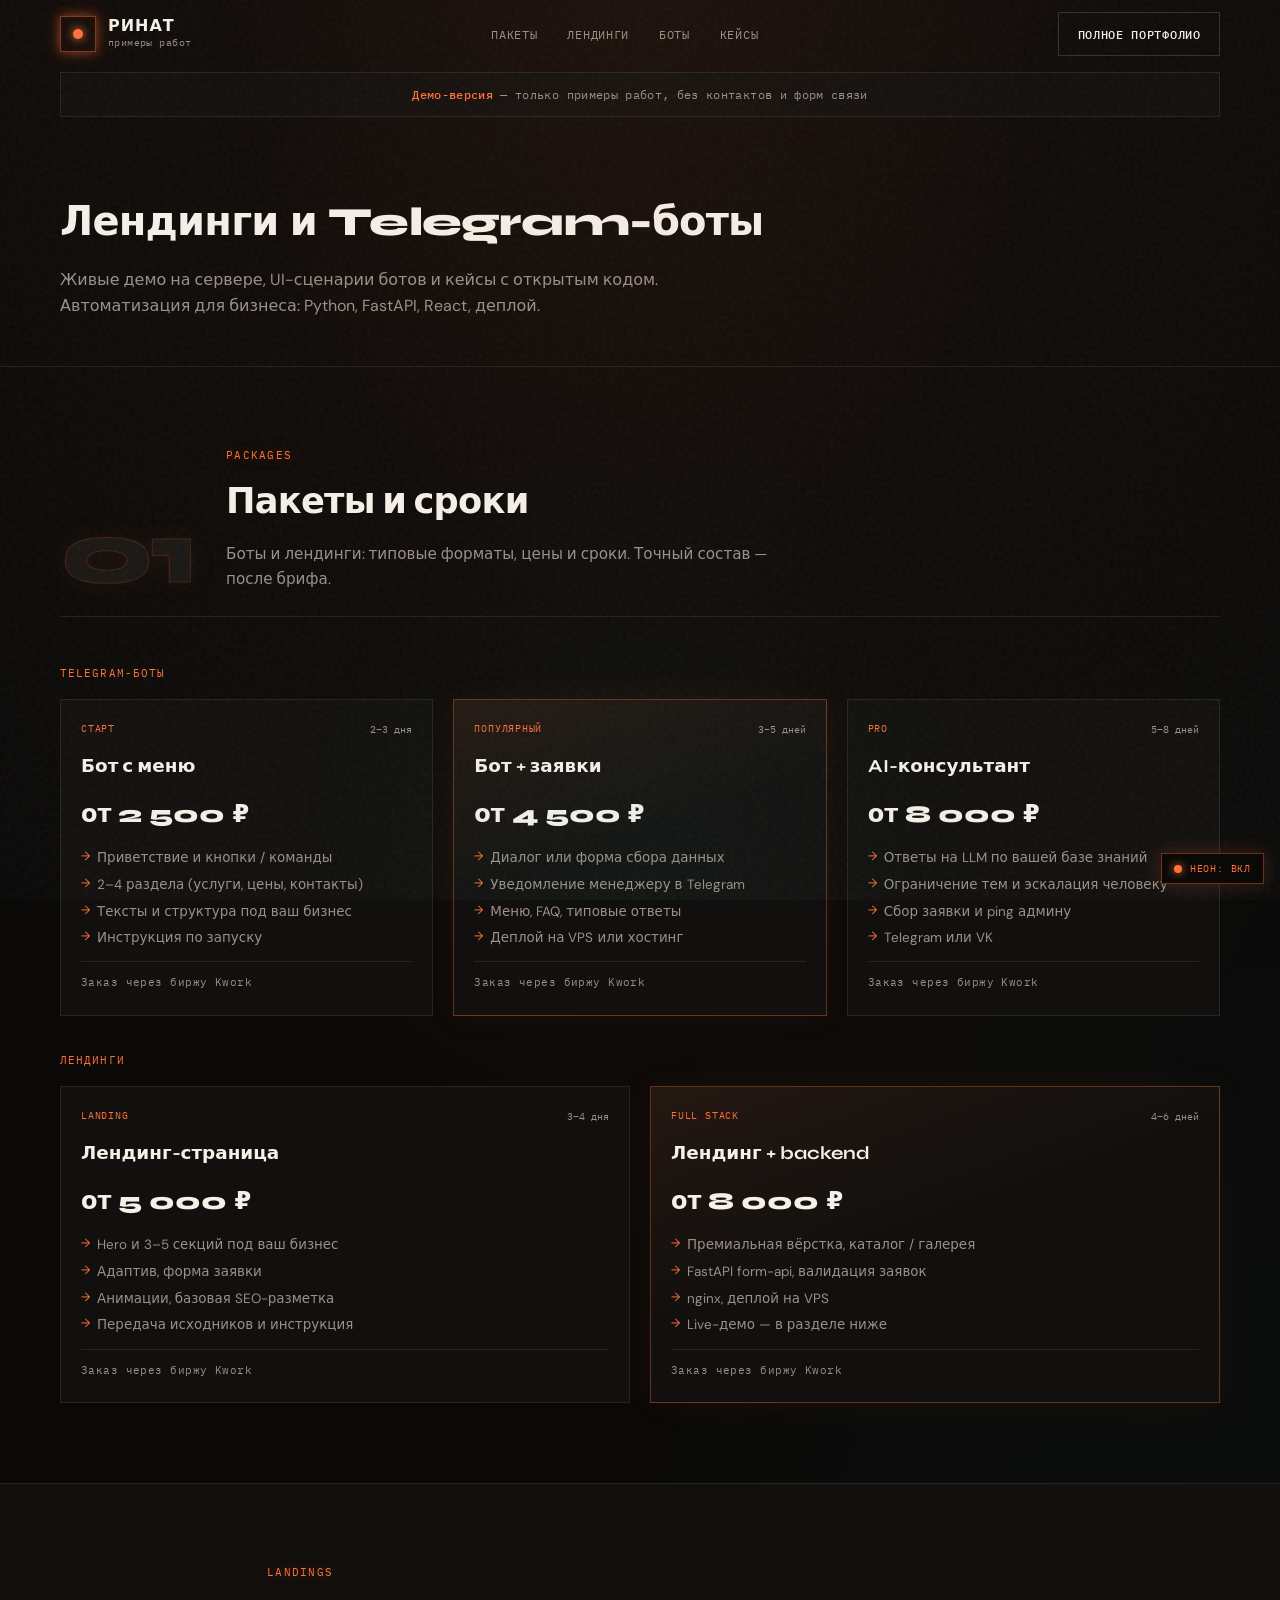
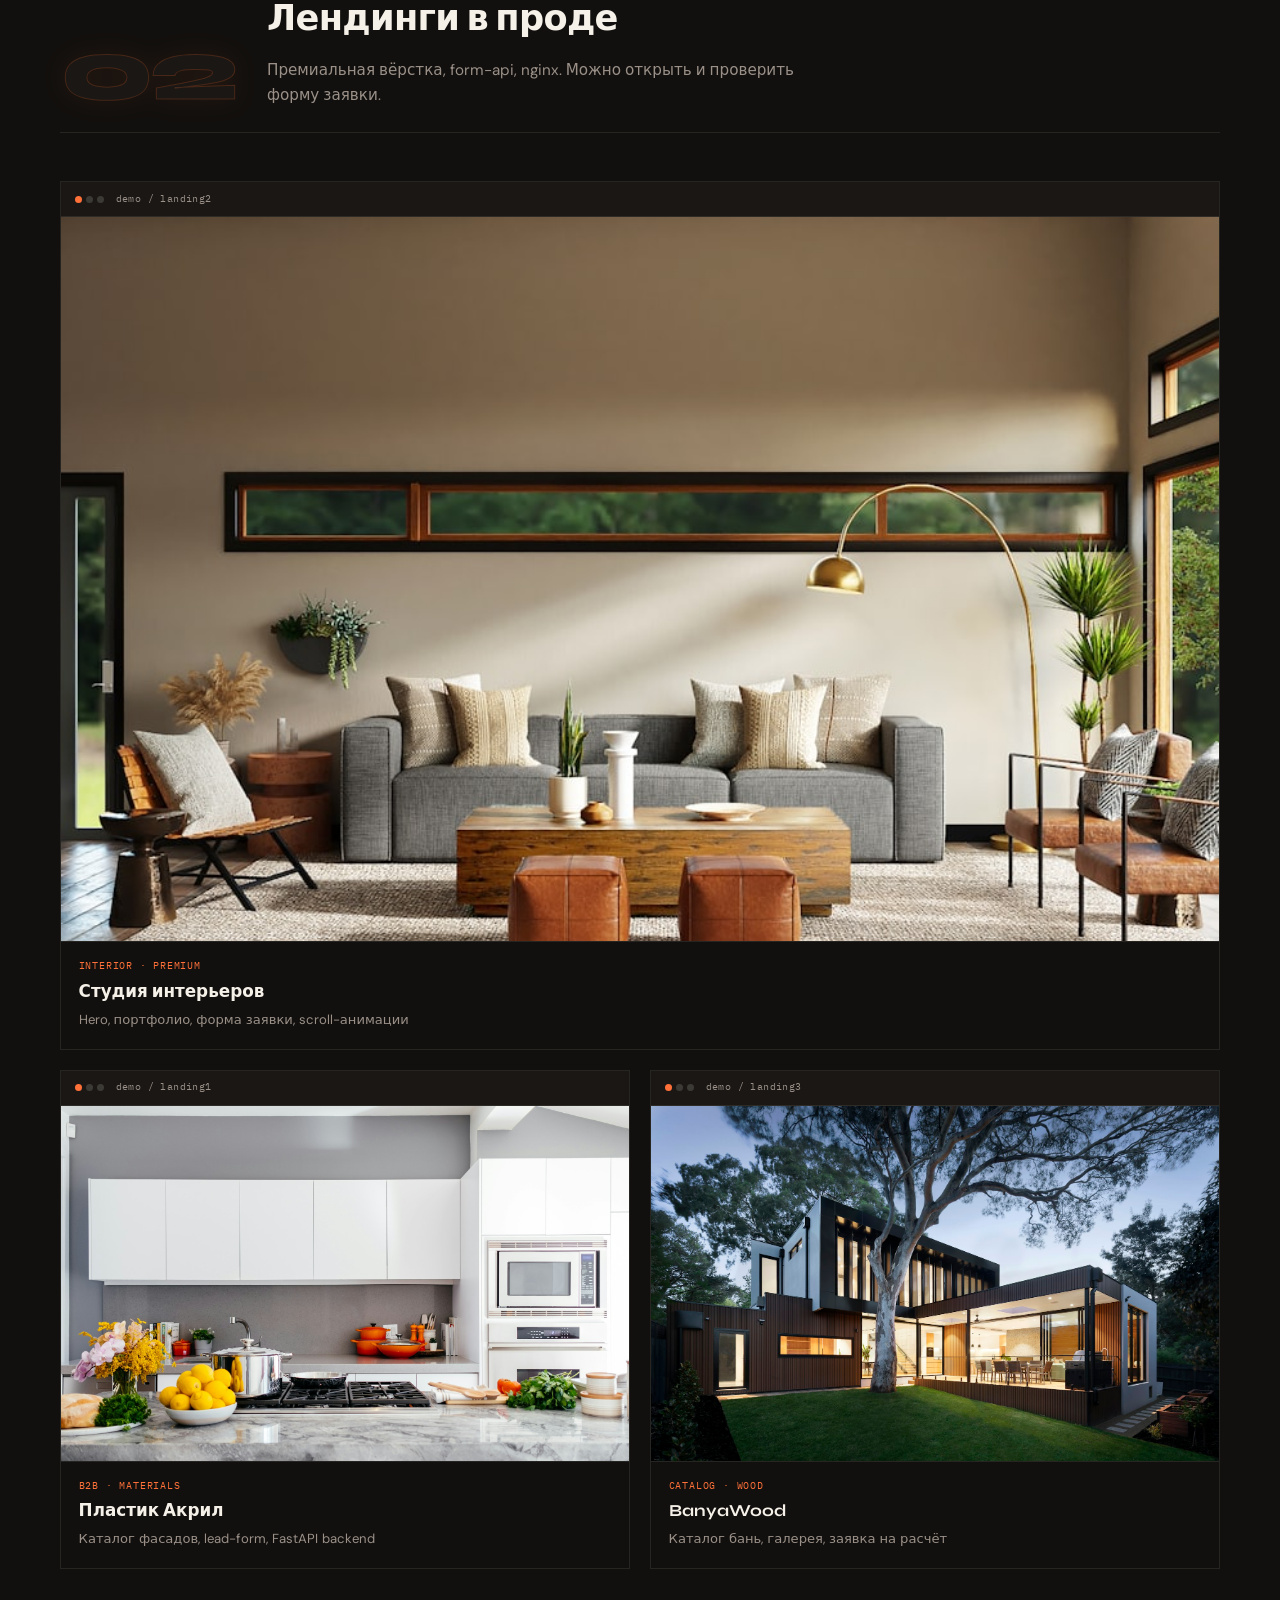
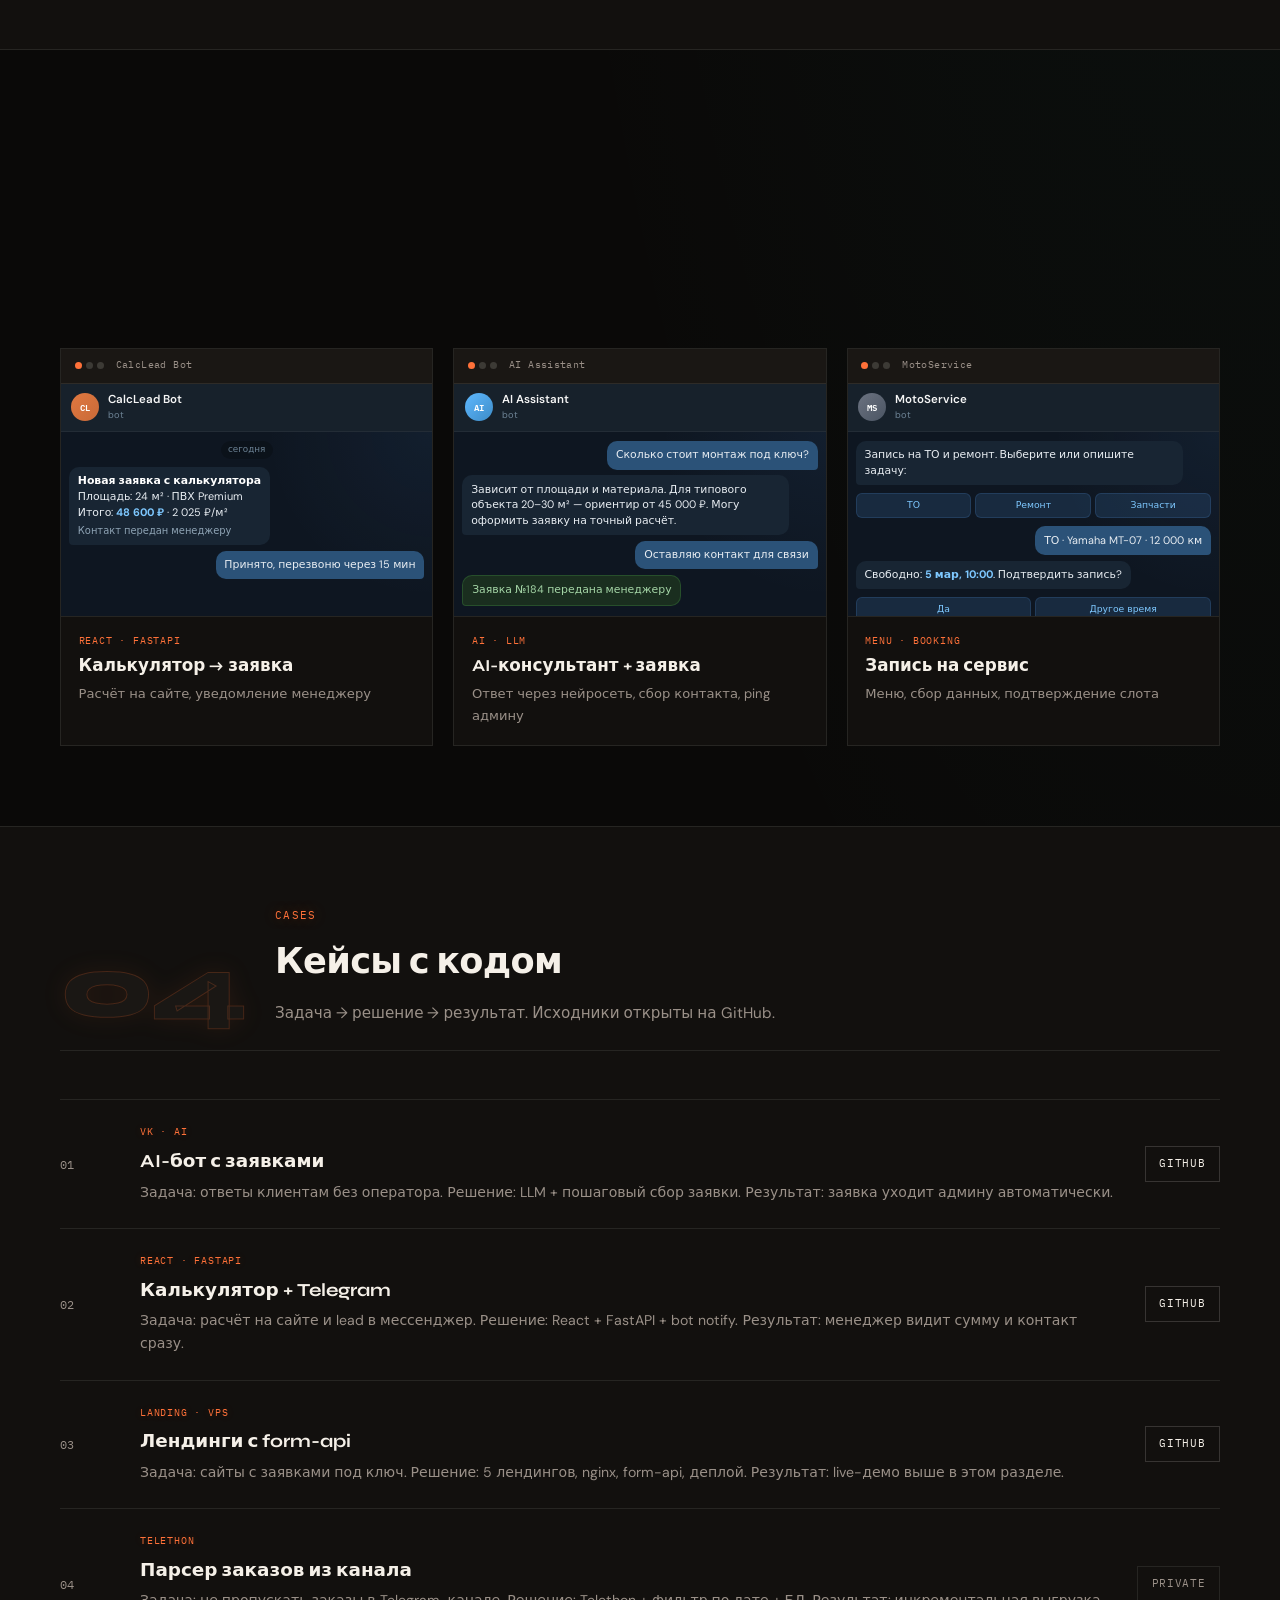
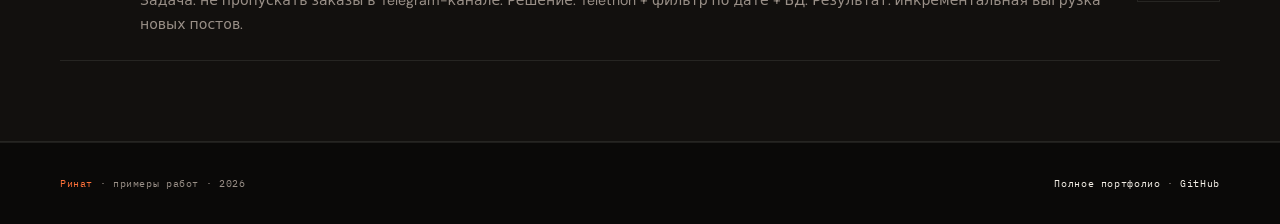
<file: showcase/index.html>
<!DOCTYPE html>
<html lang="ru" data-theme="neon">
<head>
  <meta charset="UTF-8">
  <meta name="viewport" content="width=device-width, initial-scale=1.0">
  <title>Ринат — примеры работ (портфолио)</title>
  <meta name="description" content="Примеры лендингов и Telegram-ботов: live-демо, UI-сценарии, кейсы с исходниками на GitHub.">
  <meta name="robots" content="noindex">
  <link rel="preconnect" href="https://fonts.googleapis.com">
  <link rel="preconnect" href="https://fonts.gstatic.com" crossorigin>
  <link href="https://fonts.googleapis.com/css2?family=DM+Sans:ital,opsz,wght@0,9..40,400;0,9..40,500;0,9..40,600;1,9..40,400&family=IBM+Plex+Mono:wght@400;500&family=Syne:wght@600;700;800&display=swap" rel="stylesheet">
  <link rel="stylesheet" href="../css/styles.css">
  <link rel="stylesheet" href="../css/neon.css">
</head>
<body class="page-showcase">

  <header class="header header--minimal" id="header">
    <div class="container header__inner">
      <a href="../" class="logo">
        <div class="logo__mark" aria-hidden="true"></div>
        <div class="logo__text">
          <span class="logo__name">Ринат</span>
          <span class="logo__tag">примеры работ</span>
        </div>
      </a>
      <nav class="nav" id="nav">
        <a href="#packages">Пакеты</a>
        <a href="#landings">Лендинги</a>
        <a href="#bots">Боты</a>
        <a href="#cases">Кейсы</a>
      </nav>
      <div class="header__actions">
        <a href="../" class="btn btn--ghost">Полное портфолио</a>
      </div>
      <button class="menu-toggle" id="menuToggle" aria-label="Меню">Menu</button>
    </div>
  </header>

  <div class="container">
    <p class="kwork-banner reveal"><strong>Демо-версия</strong> — только примеры работ, без контактов и форм связи</p>
  </div>

  <section class="showcase-page-hero">
    <div class="container reveal">
      <h1 class="showcase-page-hero__title">Лендинги и Telegram-боты</h1>
      <p class="showcase-page-hero__text">Живые демо на сервере, UI-сценарии ботов и кейсы с открытым кодом. Автоматизация для бизнеса: Python, FastAPI, React, деплой.</p>
    </div>
  </section>

  <section class="section" id="packages">
    <div class="container">
      <div class="section__head reveal">
        <div class="section__index">01</div>
        <div class="section__head-text">
          <div class="section__label">Packages</div>
          <h2 class="section__title">Пакеты и сроки</h2>
          <p class="section__text">Боты и лендинги: типовые форматы, цены и сроки. Точный состав — после брифа.</p>
        </div>
      </div>

      <p class="packages__group reveal">Telegram-боты</p>
      <div class="packages-grid reveal">
        <article class="package-card">
          <div class="package-card__head">
            <span class="package-card__tier">Старт</span>
            <span class="package-card__term">2–3 дня</span>
          </div>
          <h3 class="package-card__title">Бот с меню</h3>
          <p class="package-card__price">от 2 500 ₽</p>
          <ul class="package-card__list">
            <li>Приветствие и кнопки / команды</li>
            <li>2–4 раздела (услуги, цены, контакты)</li>
            <li>Тексты и структура под ваш бизнес</li>
            <li>Инструкция по запуску</li>
          </ul>
          <p class="package-card__note">Заказ через биржу Kwork</p>
        </article>
        <article class="package-card package-card--featured">
          <div class="package-card__head">
            <span class="package-card__tier">Популярный</span>
            <span class="package-card__term">3–5 дней</span>
          </div>
          <h3 class="package-card__title">Бот + заявки</h3>
          <p class="package-card__price">от 4 500 ₽</p>
          <ul class="package-card__list">
            <li>Диалог или форма сбора данных</li>
            <li>Уведомление менеджеру в Telegram</li>
            <li>Меню, FAQ, типовые ответы</li>
            <li>Деплой на VPS или хостинг</li>
          </ul>
          <p class="package-card__note">Заказ через биржу Kwork</p>
        </article>
        <article class="package-card">
          <div class="package-card__head">
            <span class="package-card__tier">Pro</span>
            <span class="package-card__term">5–8 дней</span>
          </div>
          <h3 class="package-card__title">AI-консультант</h3>
          <p class="package-card__price">от 8 000 ₽</p>
          <ul class="package-card__list">
            <li>Ответы на LLM по вашей базе знаний</li>
            <li>Ограничение тем и эскалация человеку</li>
            <li>Сбор заявки и ping админу</li>
            <li>Telegram или VK</li>
          </ul>
          <p class="package-card__note">Заказ через биржу Kwork</p>
        </article>
      </div>

      <p class="packages__group reveal">Лендинги</p>
      <div class="packages-grid packages-grid--2 reveal">
        <article class="package-card">
          <div class="package-card__head">
            <span class="package-card__tier">Landing</span>
            <span class="package-card__term">3–4 дня</span>
          </div>
          <h3 class="package-card__title">Лендинг-страница</h3>
          <p class="package-card__price">от 5 000 ₽</p>
          <ul class="package-card__list">
            <li>Hero и 3–5 секций под ваш бизнес</li>
            <li>Адаптив, форма заявки</li>
            <li>Анимации, базовая SEO-разметка</li>
            <li>Передача исходников и инструкция</li>
          </ul>
          <p class="package-card__note">Заказ через биржу Kwork</p>
        </article>
        <article class="package-card package-card--featured">
          <div class="package-card__head">
            <span class="package-card__tier">Full stack</span>
            <span class="package-card__term">4–6 дней</span>
          </div>
          <h3 class="package-card__title">Лендинг + backend</h3>
          <p class="package-card__price">от 8 000 ₽</p>
          <ul class="package-card__list">
            <li>Премиальная вёрстка, каталог / галерея</li>
            <li>FastAPI form-api, валидация заявок</li>
            <li>nginx, деплой на VPS</li>
            <li>Live-демо — в разделе ниже</li>
          </ul>
          <p class="package-card__note">Заказ через биржу Kwork</p>
        </article>
      </div>
    </div>
  </section>

  <section class="section section--ink" id="landings">
    <div class="container">
      <div class="section__head reveal">
        <div class="section__index">02</div>
        <div class="section__head-text">
          <div class="section__label">Landings</div>
          <h2 class="section__title">Лендинги в проде</h2>
          <p class="section__text">Премиальная вёрстка, form-api, nginx. Можно открыть и проверить форму заявки.</p>
        </div>
      </div>

      <div class="showcase reveal">
        <a href="http://5.35.94.25/landing2/" class="showcase__card showcase__card--wide" target="_blank" rel="noopener">
          <div class="browser">
            <div class="browser__bar">
              <span class="browser__dots" aria-hidden="true"><i></i><i></i><i></i></span>
              <span class="browser__url">demo / landing2</span>
            </div>
            <div class="browser__screen">
              <img src="../images/showcase/interior.jpg" alt="Лендинг студии интерьеров" loading="lazy" width="800" height="500">
            </div>
          </div>
          <div class="showcase__caption">
            <span class="showcase__tag">Interior · premium</span>
            <strong>Студия интерьеров</strong>
            <span>Hero, портфолио, форма заявки, scroll-анимации</span>
          </div>
        </a>

        <a href="http://5.35.94.25/landing1/" class="showcase__card" target="_blank" rel="noopener">
          <div class="browser">
            <div class="browser__bar">
              <span class="browser__dots" aria-hidden="true"><i></i><i></i><i></i></span>
              <span class="browser__url">demo / landing1</span>
            </div>
            <div class="browser__screen">
              <img src="../images/showcase/acril.jpg" alt="Лендинг Пластик Акрил" loading="lazy" width="600" height="400">
            </div>
          </div>
          <div class="showcase__caption">
            <span class="showcase__tag">B2B · materials</span>
            <strong>Пластик Акрил</strong>
            <span>Каталог фасадов, lead-form, FastAPI backend</span>
          </div>
        </a>

        <a href="http://5.35.94.25/landing3/" class="showcase__card" target="_blank" rel="noopener">
          <div class="browser">
            <div class="browser__bar">
              <span class="browser__dots" aria-hidden="true"><i></i><i></i><i></i></span>
              <span class="browser__url">demo / landing3</span>
            </div>
            <div class="browser__screen">
              <img src="../images/showcase/banya.jpg" alt="Лендинг BanyaWood" loading="lazy" width="600" height="400">
            </div>
          </div>
          <div class="showcase__caption">
            <span class="showcase__tag">Catalog · wood</span>
            <strong>BanyaWood</strong>
            <span>Каталог бань, галерея, заявка на расчёт</span>
          </div>
        </a>
      </div>
    </div>
  </section>

  <section class="section" id="bots">
    <div class="container">
      <div class="section__head reveal">
        <div class="section__index">03</div>
        <div class="section__head-text">
          <div class="section__label">Telegram bots</div>
          <h2 class="section__title">Сценарии ботов</h2>
          <p class="section__text">UI-макеты по реальным кейсам: калькулятор → заявка, AI-консультант, запись на сервис.</p>
        </div>
      </div>

      <div class="showcase showcase--bots reveal">
        <a href="https://github.com/SpiritWalker84/FGIp05" class="showcase__card" target="_blank" rel="noopener">
          <div class="browser">
            <div class="browser__bar">
              <span class="browser__dots" aria-hidden="true"><i></i><i></i><i></i></span>
              <span class="browser__url">CalcLead Bot</span>
            </div>
            <div class="browser__screen browser__screen--tg">
              <div class="tg-mock">
                <div class="tg-mock__head">
                  <div class="tg-mock__avatar">CL</div>
                  <div>
                    <div class="tg-mock__name">CalcLead Bot</div>
                    <div class="tg-mock__meta">bot</div>
                  </div>
                </div>
                <div class="tg-mock__body">
                  <div class="tg-mock__day">сегодня</div>
                  <div class="tg-mock__row tg-mock__row--in">
                    <div class="tg-mock__bubble">
                      <strong>Новая заявка с калькулятора</strong><br>
                      Площадь: 24 м² · ПВХ Premium<br>
                      Итого: <b>48 600 ₽</b> · 2 025 ₽/м²<br>
                      <span class="tg-mock__muted">Контакт передан менеджеру</span>
                    </div>
                  </div>
                  <div class="tg-mock__row tg-mock__row--out">
                    <div class="tg-mock__bubble">Принято, перезвоню через 15 мин</div>
                  </div>
                </div>
              </div>
            </div>
          </div>
          <div class="showcase__caption">
            <span class="showcase__tag">React · FastAPI</span>
            <strong>Калькулятор → заявка</strong>
            <span>Расчёт на сайте, уведомление менеджеру</span>
          </div>
        </a>

        <a href="https://github.com/SpiritWalker84/FGIp04" class="showcase__card" target="_blank" rel="noopener">
          <div class="browser">
            <div class="browser__bar">
              <span class="browser__dots" aria-hidden="true"><i></i><i></i><i></i></span>
              <span class="browser__url">AI Assistant</span>
            </div>
            <div class="browser__screen browser__screen--tg">
              <div class="tg-mock">
                <div class="tg-mock__head">
                  <div class="tg-mock__avatar tg-mock__avatar--ai">AI</div>
                  <div>
                    <div class="tg-mock__name">AI Assistant</div>
                    <div class="tg-mock__meta">bot</div>
                  </div>
                </div>
                <div class="tg-mock__body">
                  <div class="tg-mock__row tg-mock__row--out">
                    <div class="tg-mock__bubble">Сколько стоит монтаж под ключ?</div>
                  </div>
                  <div class="tg-mock__row tg-mock__row--in">
                    <div class="tg-mock__bubble">Зависит от площади и материала. Для типового объекта 20–30 м² — ориентир от 45 000 ₽. Могу оформить заявку на точный расчёт.</div>
                  </div>
                  <div class="tg-mock__row tg-mock__row--out">
                    <div class="tg-mock__bubble">Оставляю контакт для связи</div>
                  </div>
                  <div class="tg-mock__row tg-mock__row--in">
                    <div class="tg-mock__bubble tg-mock__bubble--ok">Заявка №184 передана менеджеру</div>
                  </div>
                </div>
              </div>
            </div>
          </div>
          <div class="showcase__caption">
            <span class="showcase__tag">AI · LLM</span>
            <strong>AI-консультант + заявка</strong>
            <span>Ответ через нейросеть, сбор контакта, ping админу</span>
          </div>
        </a>

        <div class="showcase__card showcase__card--ui">
          <div class="browser">
            <div class="browser__bar">
              <span class="browser__dots" aria-hidden="true"><i></i><i></i><i></i></span>
              <span class="browser__url">MotoService</span>
            </div>
            <div class="browser__screen browser__screen--tg">
              <div class="tg-mock">
                <div class="tg-mock__head">
                  <div class="tg-mock__avatar tg-mock__avatar--svc">MS</div>
                  <div>
                    <div class="tg-mock__name">MotoService</div>
                    <div class="tg-mock__meta">bot</div>
                  </div>
                </div>
                <div class="tg-mock__body">
                  <div class="tg-mock__row tg-mock__row--in">
                    <div class="tg-mock__bubble">Запись на ТО и ремонт. Выберите или опишите задачу:</div>
                  </div>
                  <div class="tg-mock__keys">
                    <span>ТО</span><span>Ремонт</span><span>Запчасти</span>
                  </div>
                  <div class="tg-mock__row tg-mock__row--out">
                    <div class="tg-mock__bubble">ТО · Yamaha MT-07 · 12 000 км</div>
                  </div>
                  <div class="tg-mock__row tg-mock__row--in">
                    <div class="tg-mock__bubble">Свободно: <b>5 мар, 10:00</b>. Подтвердить запись?</div>
                  </div>
                  <div class="tg-mock__keys tg-mock__keys--2">
                    <span>Да</span><span>Другое время</span>
                  </div>
                </div>
              </div>
            </div>
          </div>
          <div class="showcase__caption">
            <span class="showcase__tag">Menu · booking</span>
            <strong>Запись на сервис</strong>
            <span>Меню, сбор данных, подтверждение слота</span>
          </div>
        </div>
      </div>
    </div>
  </section>

  <section class="section section--ink" id="cases">
    <div class="container">
      <div class="section__head reveal">
        <div class="section__index">04</div>
        <div class="section__head-text">
          <div class="section__label">Cases</div>
          <h2 class="section__title">Кейсы с кодом</h2>
          <p class="section__text">Задача → решение → результат. Исходники открыты на GitHub.</p>
        </div>
      </div>
      <div class="case-list">
        <article class="case-row reveal">
          <span class="case-row__num">01</span>
          <div class="case-row__body">
            <div class="case-row__tags">VK · AI</div>
            <h3 class="case-row__title">AI-бот с заявками</h3>
            <p class="case-row__desc">Задача: ответы клиентам без оператора. Решение: LLM + пошаговый сбор заявки. Результат: заявка уходит админу автоматически.</p>
          </div>
          <a href="https://github.com/SpiritWalker84/FGIp04" class="case-row__link" target="_blank" rel="noopener">GitHub</a>
        </article>
        <article class="case-row reveal">
          <span class="case-row__num">02</span>
          <div class="case-row__body">
            <div class="case-row__tags">React · FastAPI</div>
            <h3 class="case-row__title">Калькулятор + Telegram</h3>
            <p class="case-row__desc">Задача: расчёт на сайте и lead в мессенджер. Решение: React + FastAPI + bot notify. Результат: менеджер видит сумму и контакт сразу.</p>
          </div>
          <a href="https://github.com/SpiritWalker84/FGIp05" class="case-row__link" target="_blank" rel="noopener">GitHub</a>
        </article>
        <article class="case-row reveal">
          <span class="case-row__num">03</span>
          <div class="case-row__body">
            <div class="case-row__tags">Landing · VPS</div>
            <h3 class="case-row__title">Лендинги с form-api</h3>
            <p class="case-row__desc">Задача: сайты с заявками под ключ. Решение: 5 лендингов, nginx, form-api, деплой. Результат: live-демо выше в этом разделе.</p>
          </div>
          <a href="https://github.com/SpiritWalker84" class="case-row__link" target="_blank" rel="noopener">GitHub</a>
        </article>
        <article class="case-row reveal">
          <span class="case-row__num">04</span>
          <div class="case-row__body">
            <div class="case-row__tags">Telethon</div>
            <h3 class="case-row__title">Парсер заказов из канала</h3>
            <p class="case-row__desc">Задача: не пропускать заказы в Telegram-канале. Решение: Telethon + фильтр по дате + БД. Результат: инкрементальная выгрузка новых постов.</p>
          </div>
          <span class="case-row__link case-row__link--muted">Private</span>
        </article>
      </div>
    </div>
  </section>

  <footer class="footer footer--minimal">
    <div class="container footer__inner">
      <span><span class="footer__brand">Ринат</span> · примеры работ · 2026</span>
      <span><a href="../">Полное портфолио</a> · <a href="https://github.com/SpiritWalker84" target="_blank" rel="noopener">GitHub</a></span>
    </div>
  </footer>

  <button type="button" class="theme-toggle" id="themeToggle" aria-label="Переключить оформление">
    <span class="theme-toggle__dot" aria-hidden="true"></span>
    <span id="themeToggleLabel">Неон: вкл</span>
  </button>

  <script src="../js/main.js"></script>
</body>
</html>
</file>
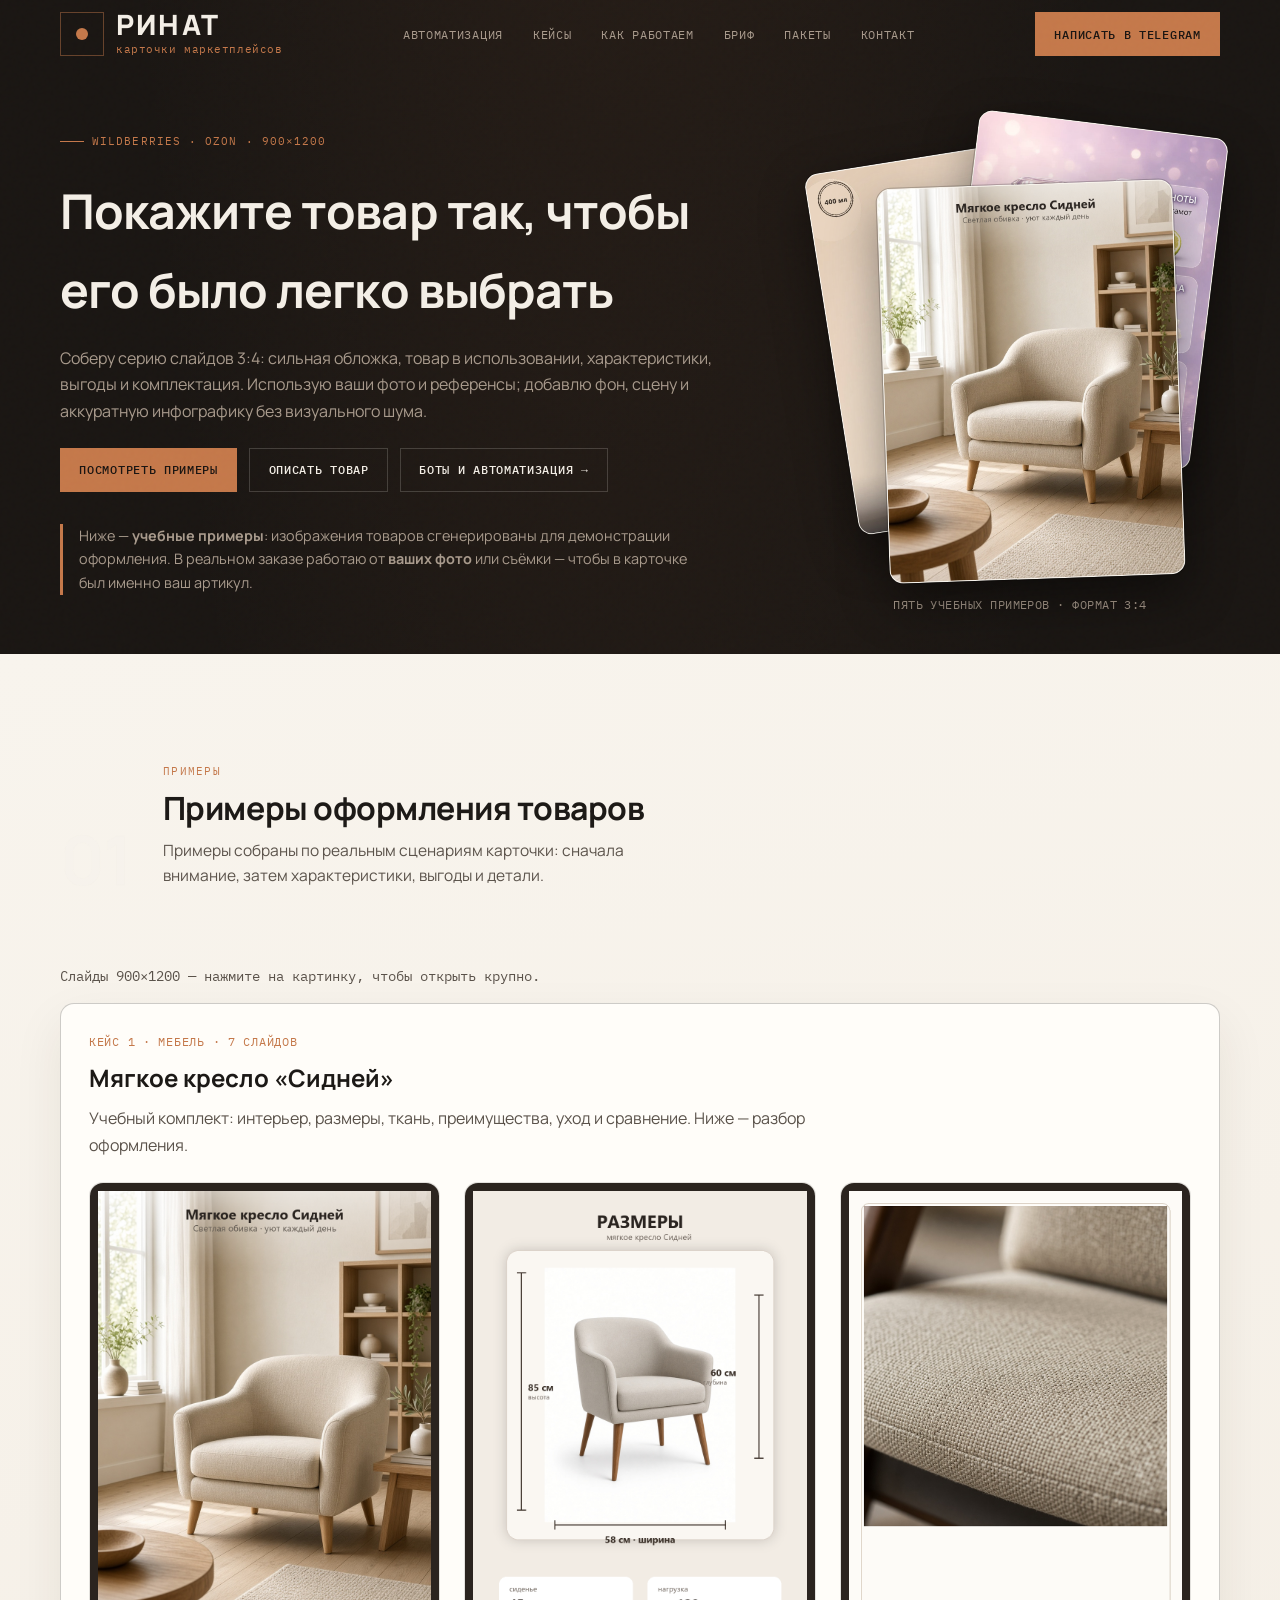
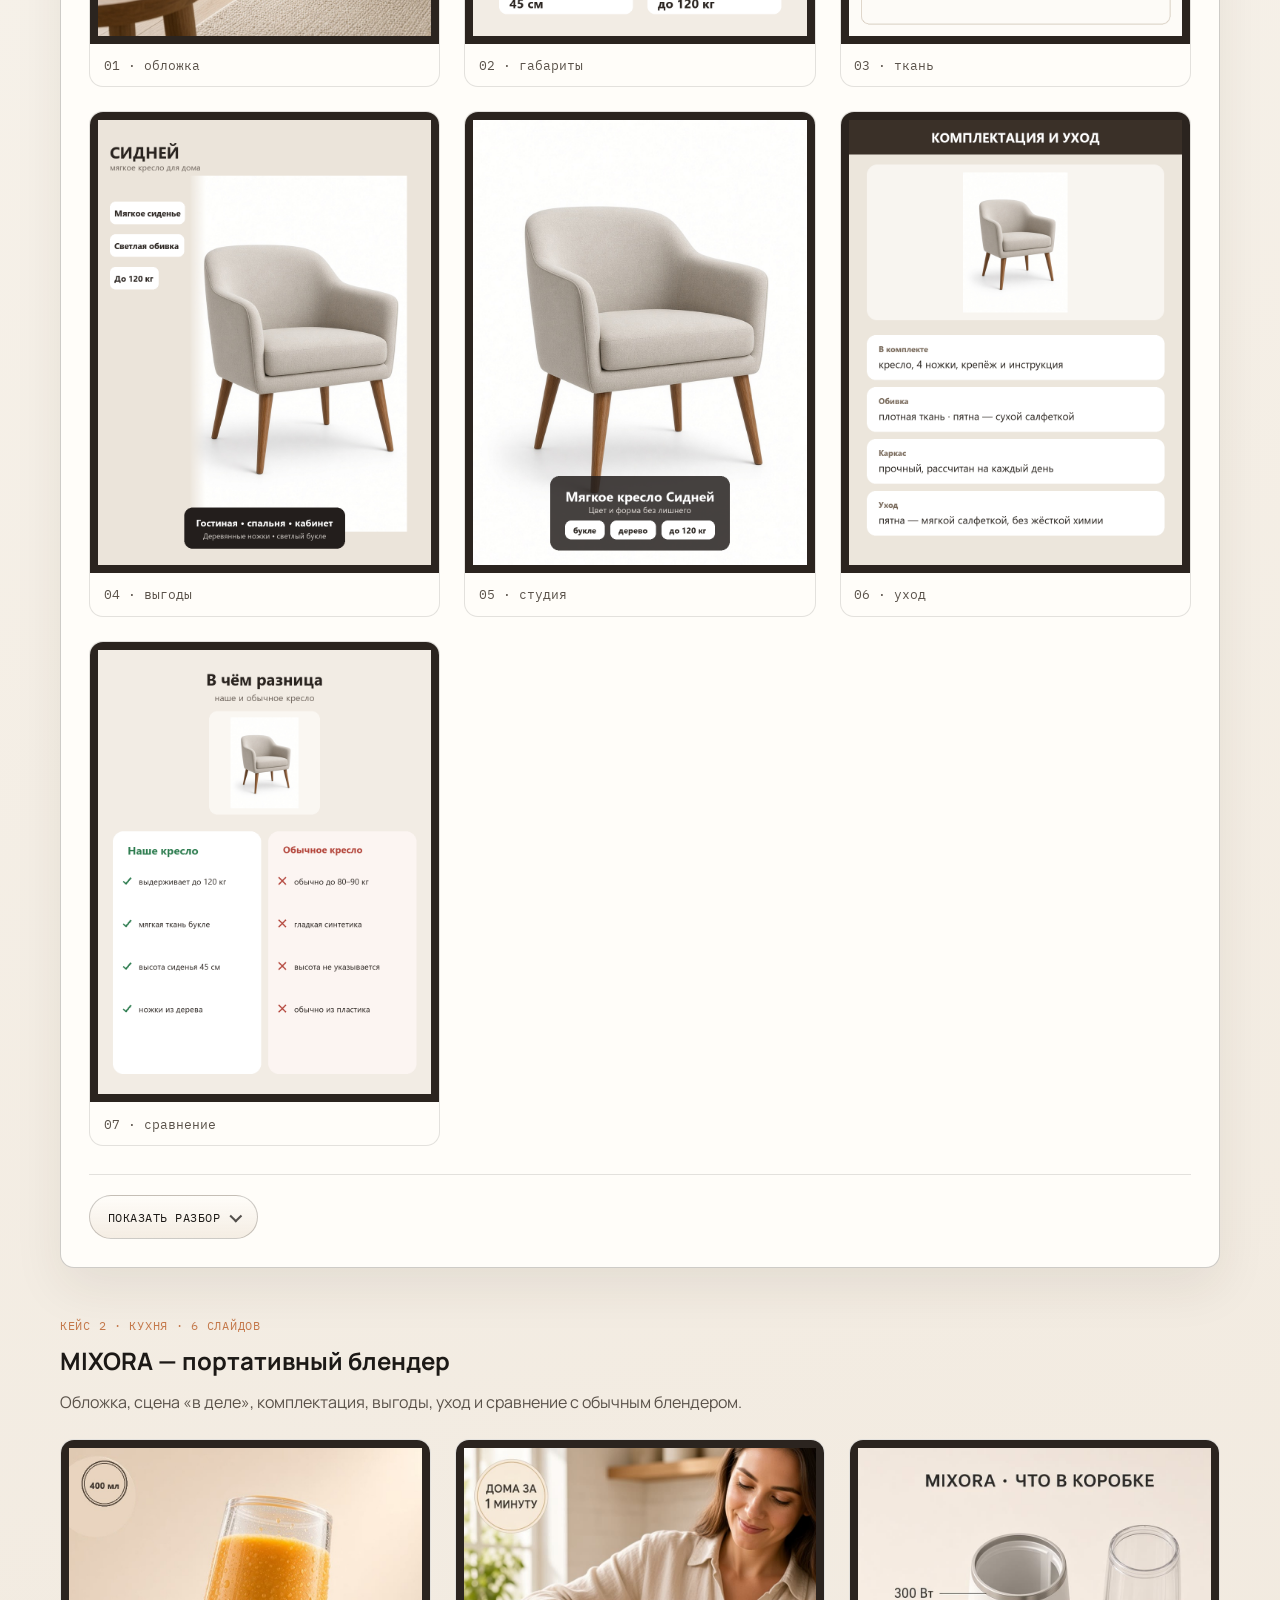
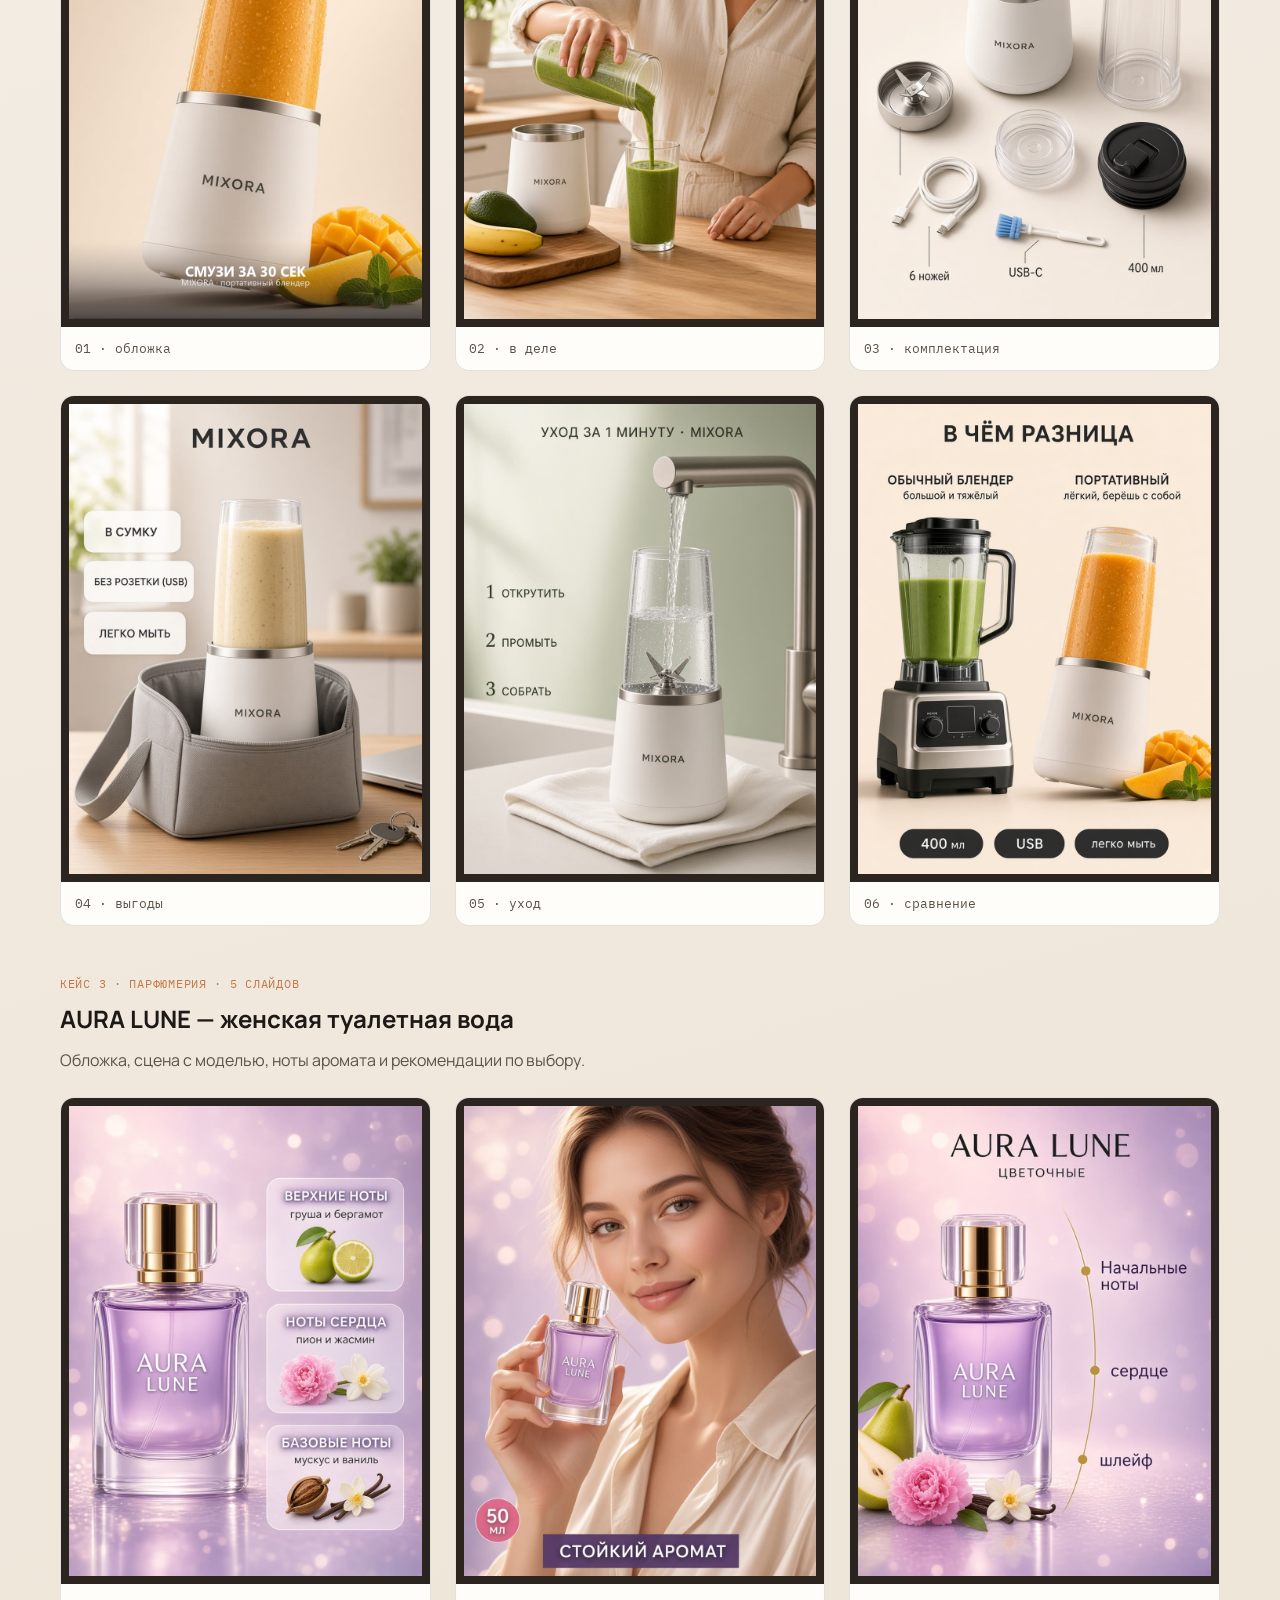
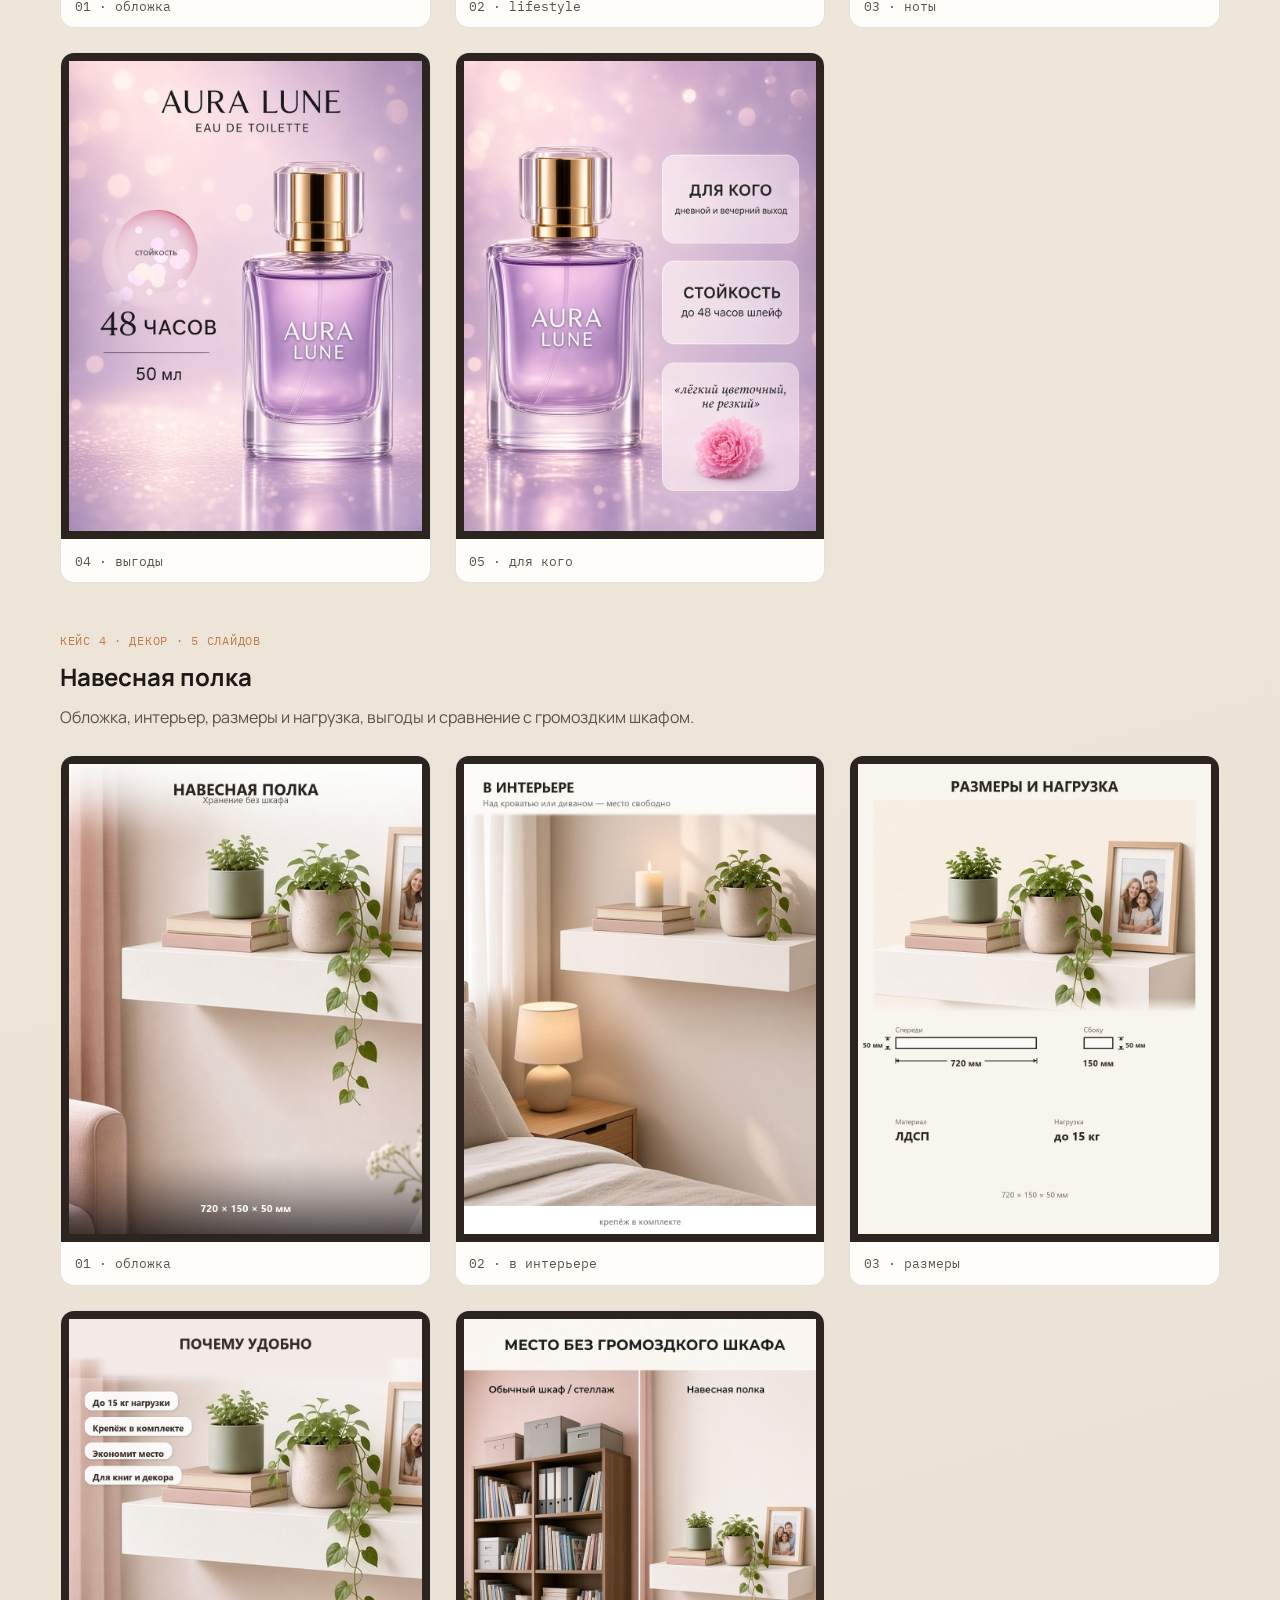
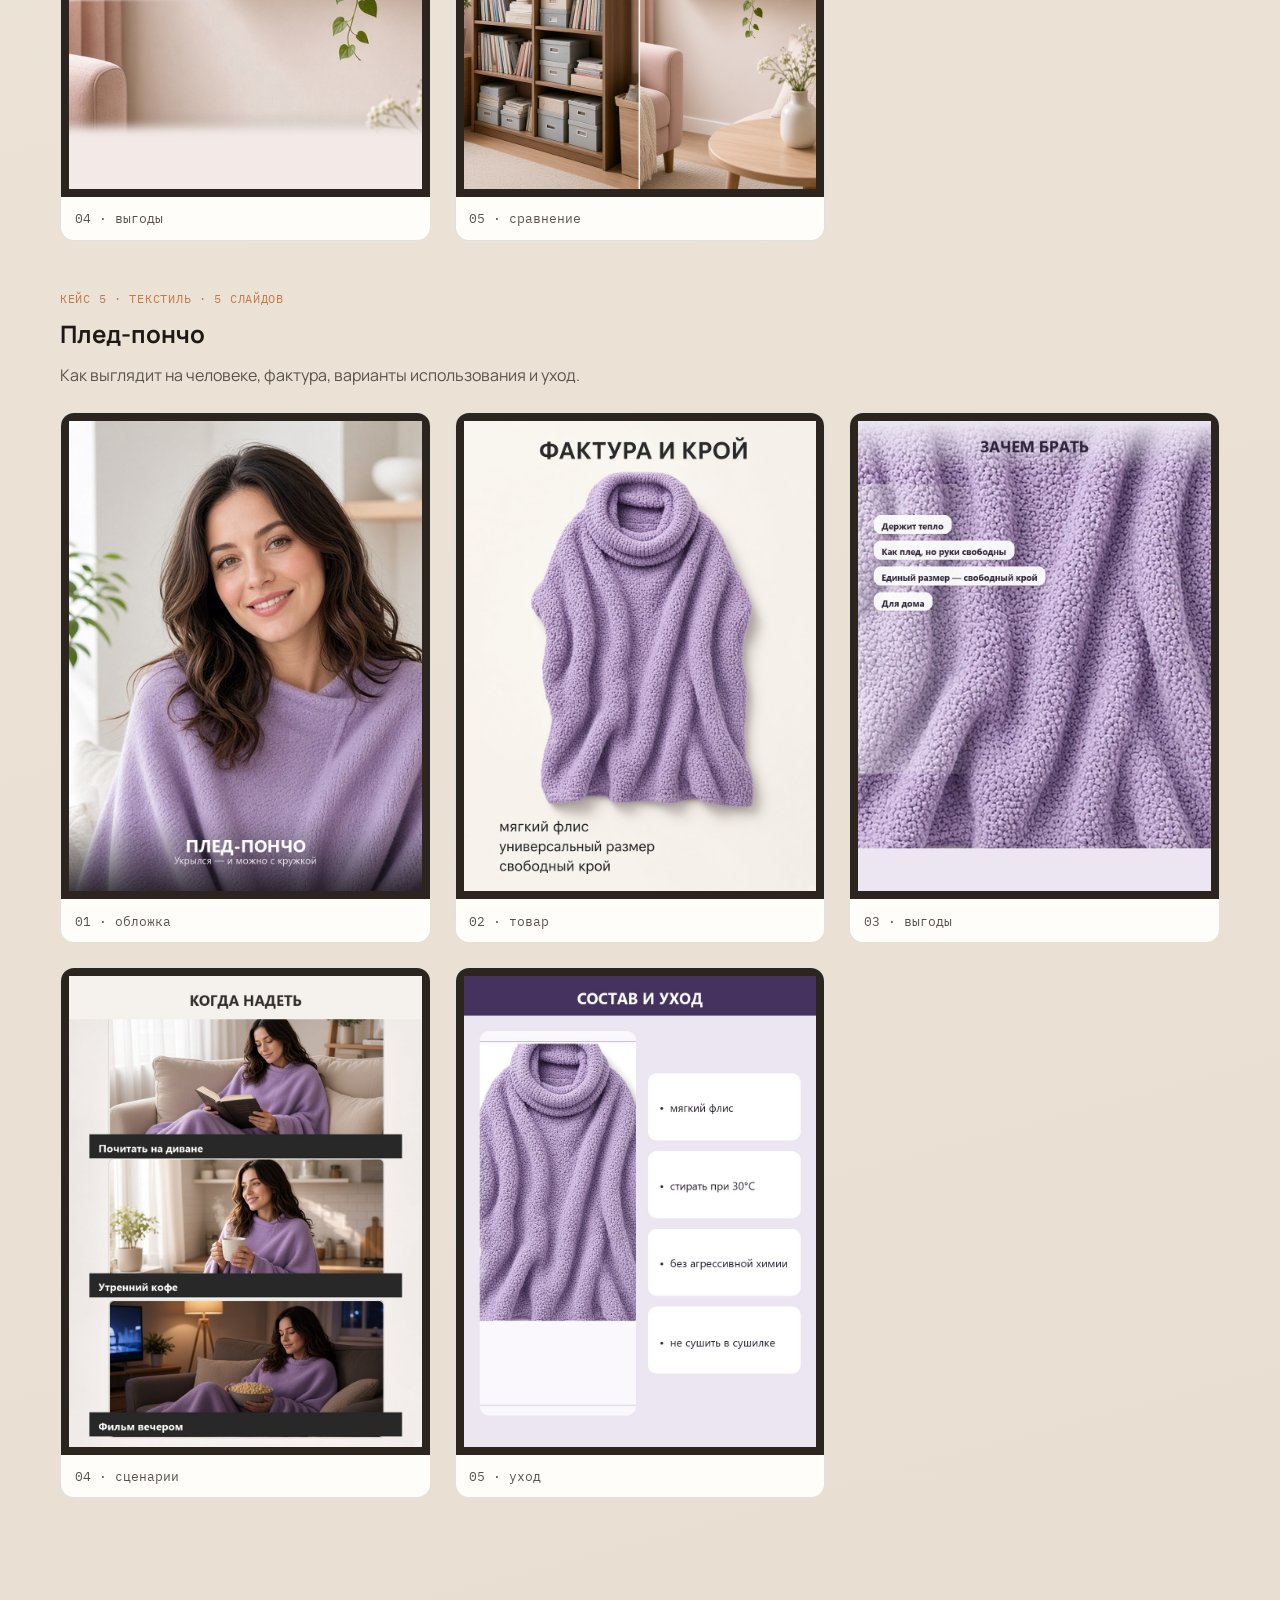
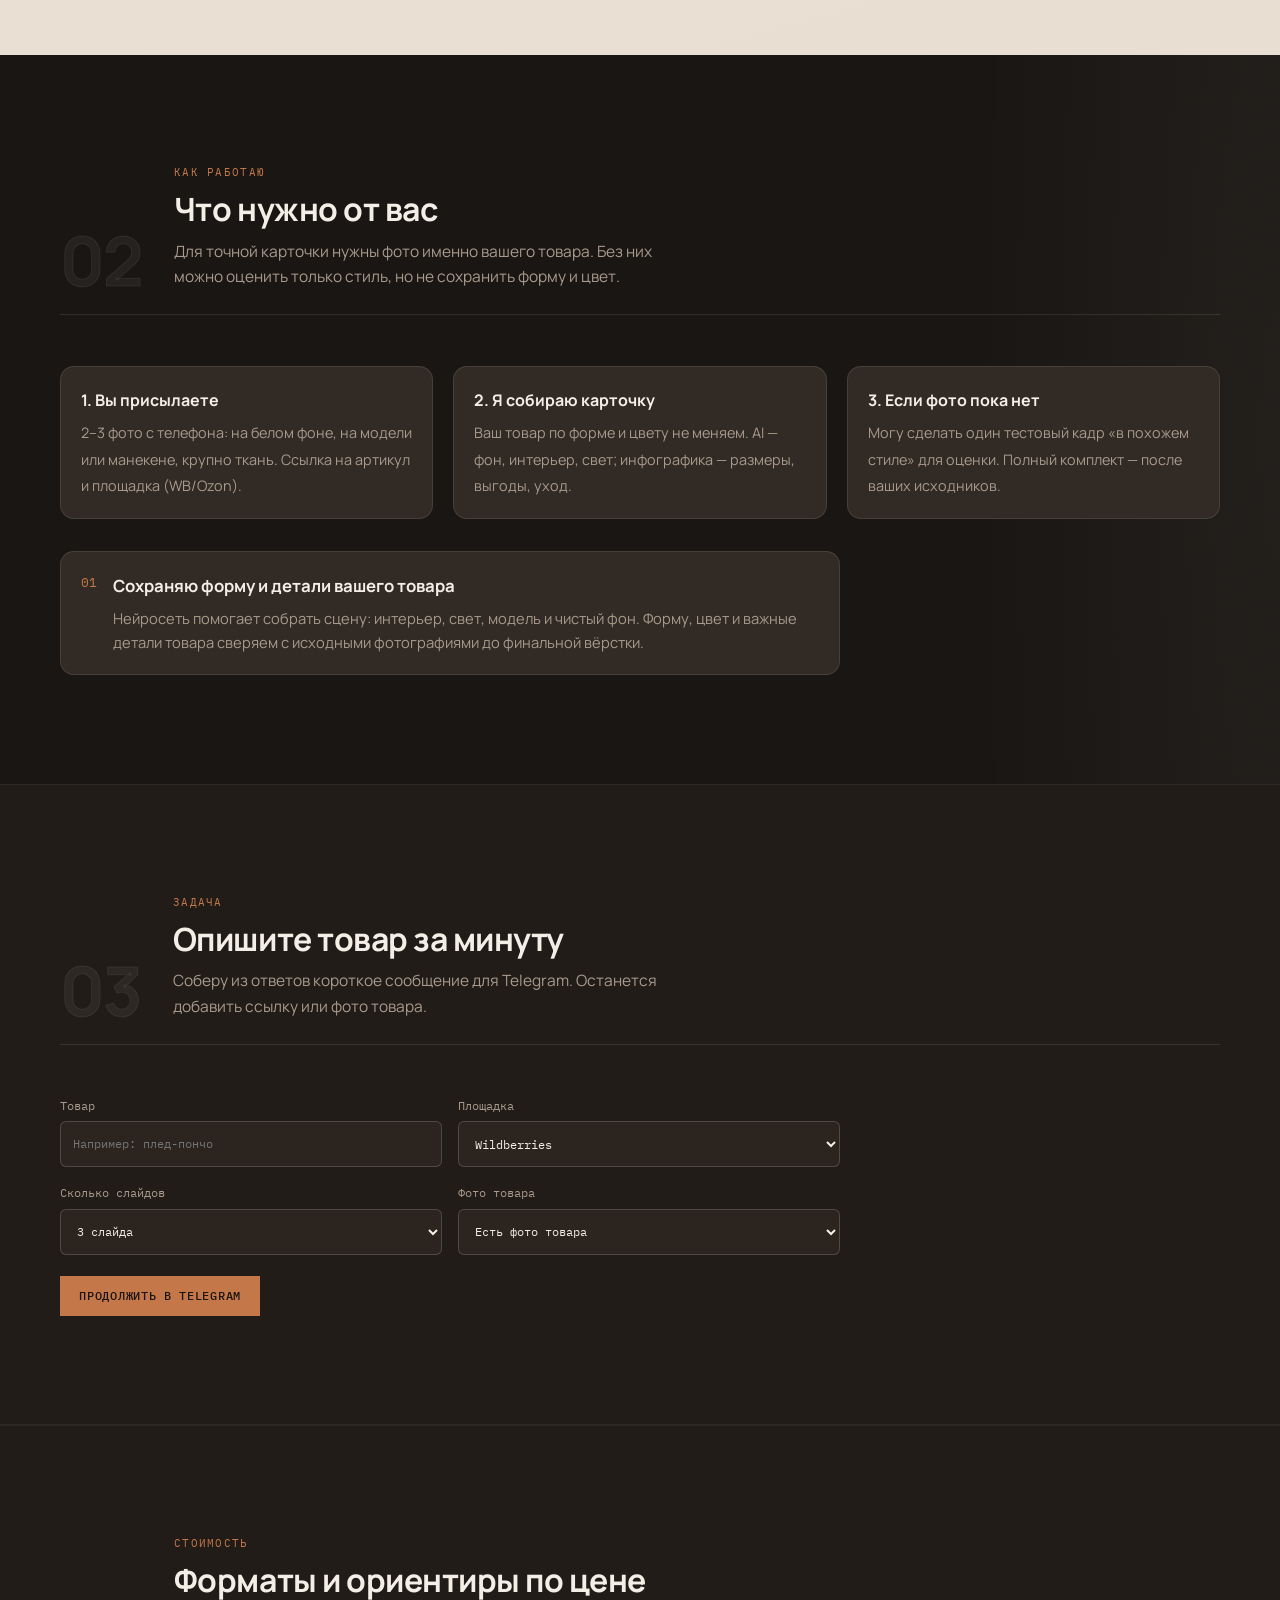
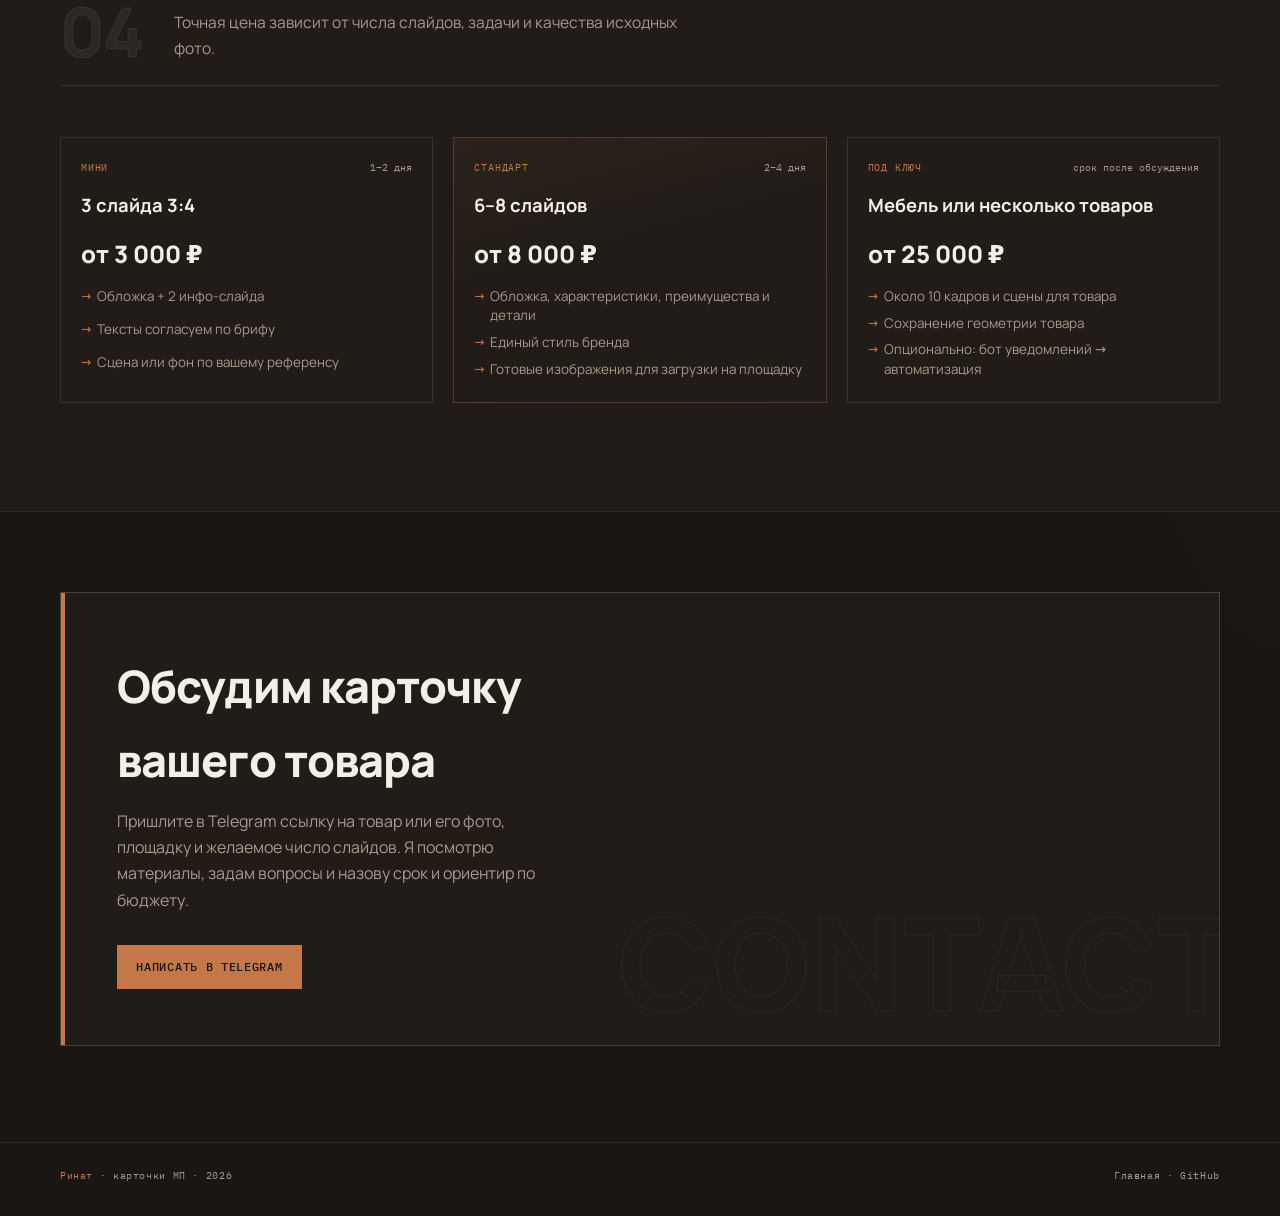
<file: public/marketplace/index.html>
<!DOCTYPE html>
<html lang="ru" data-theme="neon">
<head>
  <meta charset="UTF-8">
  <meta name="viewport" content="width=device-width, initial-scale=1.0">
  <title>Ринат · карточки товаров для Wildberries и Ozon</title>
  <meta name="description" content="Собираю понятные карточки товаров для Wildberries и Ozon: обложка, характеристики, выгоды и детали. Примеры сделаны по типовым задачам продавцов.">
  <link rel="preload" href="../fonts/manrope-400-800-cyrillic.woff2" as="font" type="font/woff2" crossorigin>
  <link rel="preload" href="../fonts/manrope-400-800-latin.woff2" as="font" type="font/woff2" crossorigin>
  <link rel="stylesheet" href="../css/fonts.css">
  <link rel="stylesheet" href="../css/styles.css?v=20261019e">
  <link rel="stylesheet" href="../css/neon.css?v=20261019e">
  <link rel="stylesheet" href="../css/marketplace.css?v=20261019e">
</head>
<body class="page-marketplace">

  <header class="header" id="header">
    <div class="container header__inner">
      <a href="../index.html" class="logo">
        <div class="logo__mark" aria-hidden="true"></div>
        <div class="logo__text">
          <span class="logo__name">Ринат</span>
          <span class="logo__tag header__tag--mp">карточки маркетплейсов</span>
        </div>
      </a>
      <nav class="nav" id="nav">
        <a href="../index.html">Автоматизация</a>
        <a href="#cases">Кейсы</a>
        <a href="#start">Как работаем</a>
        <a href="#brief">Бриф</a>
        <a href="#packages">Пакеты</a>
        <a href="#contact">Контакт</a>
      </nav>
      <div class="header__actions">
        <a href="#" class="btn btn--primary site-link" data-site-link="telegram">Написать в Telegram</a>
      </div>
      <button class="menu-toggle" id="menuToggle" aria-label="Меню">Меню</button>
    </div>
  </header>

  <section class="mp-hero">
    <div class="container reveal">
      <div class="mp-hero__grid">
        <div class="mp-hero__copy">
          <div class="prod-label">Wildberries · Ozon · 900×1200</div>
          <h1 class="mp-hero__title">Покажите товар так, чтобы его было легко выбрать</h1>
          <p class="mp-hero__lead">
            Соберу серию слайдов 3:4: сильная обложка, товар в использовании, характеристики, выгоды и комплектация.
            Использую ваши фото и референсы; добавлю фон, сцену и аккуратную инфографику без визуального шума.
          </p>
          <div class="mp-hero__links">
            <a href="#cases" class="btn btn--primary">Посмотреть примеры</a>
            <a href="#brief" class="btn btn--ghost">Описать товар</a>
            <a href="../index.html" class="btn btn--ghost">Боты и автоматизация →</a>
          </div>
          <p class="mp-disclaimer">
            Ниже — <strong>учебные примеры</strong>: изображения товаров сгенерированы для демонстрации оформления.
            В реальном заказе работаю от <strong>ваших фото</strong> или съёмки — чтобы в карточке был именно ваш артикул.
          </p>
        </div>
        <div class="mp-hero__visual">
          <div class="mp-hero-stack" aria-hidden="true">
            <img class="mp-hero-stack__card mp-hero-stack__card--back" src="../images/marketplace/case5/01_cover.jpg?v=20261027m" alt="" width="450" height="600" decoding="async">
            <img class="mp-hero-stack__card mp-hero-stack__card--mid" src="../images/marketplace/case4/01_cover_pyramid.jpg" alt="" width="450" height="600" decoding="async">
            <img class="mp-hero-stack__card mp-hero-stack__card--front" src="../images/marketplace/case1/01_cover_interior.png?v=20261106a" alt="" width="450" height="600" decoding="async">
          </div>
          <p class="mp-hero-stack__caption">Пять учебных примеров · формат 3:4</p>
        </div>
      </div>
    </div>
  </section>

  <section class="section section--mp-showcase" id="cases">
    <div class="container">
      <div class="section__head reveal">
        <div class="section__index">01</div>
        <div class="section__head-text">
          <div class="section__label">Примеры</div>
          <h2 class="section__title">Примеры оформления товаров</h2>
          <p class="section__text">Примеры собраны по реальным сценариям карточки: сначала внимание, затем характеристики, выгоды и детали.</p>
        </div>
      </div>
      <p class="mp-slides-hint reveal">Слайды 900×1200 — нажмите на картинку, чтобы открыть крупно.</p>

      <article class="mp-case mp-case--featured reveal" id="case-chair">
        <div class="mp-case__head">
          <div class="mp-case__tags">Кейс 1 · мебель · 7 слайдов</div>
          <h3 class="mp-case__title">Мягкое кресло «Сидней»</h3>
          <p class="mp-case__text">
            Учебный комплект: интерьер, размеры, ткань, преимущества, уход и сравнение. Ниже — разбор оформления.
          </p>
        </div>

        <div class="mp-slides mp-slides--expandable" id="chairSlides" data-expandable>
          <figure class="mp-slide"><img src="../images/marketplace/case1/01_cover_interior.png?v=20261106a" alt="Обложка, интерьер" loading="lazy" width="450" height="600"><figcaption>01 · обложка</figcaption></figure>
          <figure class="mp-slide"><img src="../images/marketplace/case1/02_dimensions.png?v=20261027f" alt="Габариты" loading="lazy" width="450" height="600"><figcaption>02 · габариты</figcaption></figure>
          <figure class="mp-slide"><img src="../images/marketplace/case1/03_fabric_detail.png" alt="Ткань" loading="lazy" width="450" height="600"><figcaption>03 · ткань</figcaption></figure>
          <figure class="mp-slide mp-slide--more"><img src="../images/marketplace/case1/04_benefits.png?v=20261106h" alt="Преимущества" loading="lazy" width="450" height="600"><figcaption>04 · выгоды</figcaption></figure>
          <figure class="mp-slide mp-slide--more"><img src="../images/marketplace/case1/05_studio_product.png?v=20261106b" alt="Студия" loading="lazy" width="450" height="600"><figcaption>05 · студия</figcaption></figure>
          <figure class="mp-slide mp-slide--more"><img src="../images/marketplace/case1/06_care_structure.png?v=20261027" alt="Уход и комплектация" loading="lazy" width="450" height="600"><figcaption>06 · уход</figcaption></figure>
          <figure class="mp-slide mp-slide--more"><img src="../images/marketplace/case1/07_compare.png?v=20261106c" alt="Сравнение с обычным креслом" loading="lazy" width="450" height="600"><figcaption>07 · сравнение</figcaption></figure>
        </div>
        <button type="button" class="btn btn--ghost mp-slides-more" data-expand-target="chairSlides" aria-expanded="false">Показать все 7 слайдов</button>

        <div class="mp-breakdown-wrap">
          <button
            type="button"
            class="mp-breakdown-toggle"
            id="chairBreakdownBtn"
            aria-expanded="false"
            aria-controls="chairBreakdown"
            data-breakdown-toggle
          >
            <span class="mp-breakdown-toggle__text">Показать разбор</span>
            <span class="mp-breakdown-toggle__chev" aria-hidden="true"></span>
          </button>

          <div class="mp-breakdown" id="chairBreakdown" data-breakdown hidden>
            <div class="mp-breakdown__clip">
              <div class="mp-breakdown__inner">
                <div class="mp-deep">
                  <div class="mp-deep__col">
                    <h4 class="mp-deep__title">Задача учебного примера</h4>
                    <ul class="mp-deep__list">
                      <li><strong>Товар</strong> — мягкий стул, линейки Сидней / Нью-Йорк; геометрию, швы, ножки и цвет ткани не искажать.</li>
                      <li><strong>Визуал</strong> — светлый, тёплый, без ярких плашек и перегруженного фона; интерьер и свет можно собирать в AI.</li>
                      <li><strong>Крупные планы</strong> — опираться на реальное фото стула; окружение и сцены использования — генерация.</li>
                      <li><strong>Итог</strong> — серия слайдов для WB/Ozon: обложка, размеры, ткань, выгоды, студия, уход, сравнение с обычным креслом.</li>
                    </ul>
                  </div>
                  <div class="mp-deep__col">
                    <h4 class="mp-deep__title">Что показывает каждый слайд</h4>
                    <ol class="mp-map">
                      <li><strong>Обложка · интерьер</strong><span>Стул в светлой гостиной — первый экран карточки, эмоция и контекст.</span></li>
                      <li><strong>Габариты</strong><span>Размеры на товаре и нагрузка — ответ на «влезет ли домой».</span></li>
                      <li><strong>Ткань</strong><span>Макро обивки — фактура и цвет без сюжетного шума.</span></li>
                      <li><strong>Выгоды</strong><span>Короткие тезисы на кадре, без стены плашек.</span></li>
                      <li><strong>Студия</strong><span>Чистый предметный кадр на нейтральном фоне.</span></li>
                      <li><strong>Комплектация и уход</strong><span>Фото + текст: что в коробке и как ухаживать.</span></li>
                      <li><strong>Сравнение</strong><span>Сидней vs обычное кресло — без названий конкурентов.</span></li>
                    </ol>
                  </div>
                </div>

                <div class="mp-compare">
                  <h4 class="mp-compare__title">От AI-исходника к слайду в комплекте</h4>
                  <p class="mp-compare__note">Сначала фотореалистичная база по референсу (промпт + согласование формы), затем вёрстка под WB: поля, типографика, единый стиль серии.</p>
                  <div class="mp-compare__grid mp-compare__grid--pair">
                    <figure class="mp-compare__card">
                      <img src="../images/marketplace/case1/source_chair_interior.png" alt="Исходник: интерьерный кадр" loading="lazy" width="450" height="600">
                      <figcaption>Исходник · lifestyle (AI)</figcaption>
                    </figure>
                    <span class="mp-compare__arrow" aria-hidden="true">→</span>
                    <figure class="mp-compare__card">
                      <img src="../images/marketplace/case1/01_cover_interior.png?v=20261106a" alt="Финал: обложка карточки" loading="lazy" width="450" height="600">
                      <figcaption>Слайд 01 · обложка в карточке</figcaption>
                    </figure>
                  </div>
                  <div class="mp-compare__grid mp-compare__grid--pair" style="margin-top:1.25rem">
                    <figure class="mp-compare__card">
                      <img src="../images/marketplace/case1/source_chair_studio.png" alt="Исходник: студийный кадр" loading="lazy" width="450" height="600">
                      <figcaption>Исходник · студия (AI)</figcaption>
                    </figure>
                    <span class="mp-compare__arrow" aria-hidden="true">→</span>
                    <figure class="mp-compare__card">
                      <img src="../images/marketplace/case1/05_studio_product.png?v=20261106b" alt="Финал: студийный слайд" loading="lazy" width="450" height="600">
                      <figcaption>Слайд 05 · в комплекте с инфографикой</figcaption>
                    </figure>
                  </div>
                </div>

                <p class="mp-footnote">Для заказа нужны фото товара, характеристики и список артикулов. Здесь показан учебный пример оформления.</p>
              </div>
            </div>
          </div>
        </div>
      </article>

      <article class="mp-case reveal" id="case-blender">
        <div class="mp-case__head">
          <div class="mp-case__tags">Кейс 2 · кухня · 6 слайдов</div>
          <h3 class="mp-case__title">MIXORA — портативный блендер</h3>
          <p class="mp-case__text">Обложка, сцена «в деле», комплектация, выгоды, уход и сравнение с обычным блендером.</p>
        </div>
        <div class="mp-slides">
          <figure class="mp-slide"><img src="../images/marketplace/case5/01_cover.jpg?v=20261027m" alt="Обложка блендера" loading="lazy" width="450" height="600"><figcaption>01 · обложка</figcaption></figure>
          <figure class="mp-slide"><img src="../images/marketplace/case5/02_lifestyle.jpg" alt="Lifestyle: наливает смузи" loading="lazy" width="450" height="600"><figcaption>02 · в деле</figcaption></figure>
          <figure class="mp-slide"><img src="../images/marketplace/case5/03_kit.jpg?v=20261027f" alt="Комплектация" loading="lazy" width="450" height="600"><figcaption>03 · комплектация</figcaption></figure>
          <figure class="mp-slide"><img src="../images/marketplace/case5/04_benefits.jpg?v=20261027f" alt="Выгоды" loading="lazy" width="450" height="600"><figcaption>04 · выгоды</figcaption></figure>
          <figure class="mp-slide"><img src="../images/marketplace/case5/05_care.jpg?v=20261027f" alt="Уход за блендером" loading="lazy" width="450" height="600"><figcaption>05 · уход</figcaption></figure>
          <figure class="mp-slide"><img src="../images/marketplace/case5/06_compare.jpg?v=20261027f" alt="Сравнение: обычный и портативный блендер" loading="lazy" width="450" height="600"><figcaption>06 · сравнение</figcaption></figure>
        </div>
      </article>

      <article class="mp-case reveal" id="case-perfume">
        <div class="mp-case__head">
          <div class="mp-case__tags">Кейс 3 · парфюмерия · 5 слайдов</div>
          <h3 class="mp-case__title">AURA LUNE — женская туалетная вода</h3>
          <p class="mp-case__text">Обложка, сцена с моделью, ноты аромата и рекомендации по выбору.</p>
        </div>
        <div class="mp-slides">
          <figure class="mp-slide"><img src="../images/marketplace/case4/01_cover_pyramid.jpg" alt="Обложка с пирамидой нот" loading="lazy" width="450" height="600"><figcaption>01 · обложка</figcaption></figure>
          <figure class="mp-slide"><img src="../images/marketplace/case4/02_lifestyle.jpg" alt="Lifestyle с моделью" loading="lazy" width="450" height="600"><figcaption>02 · lifestyle</figcaption></figure>
          <figure class="mp-slide"><img src="../images/marketplace/case4/03_notes.jpg?v=20261027f" alt="Инфографика нот" loading="lazy" width="450" height="600"><figcaption>03 · ноты</figcaption></figure>
          <figure class="mp-slide"><img src="../images/marketplace/case4/04_benefits.jpg?v=20261027f" alt="Выгоды" loading="lazy" width="450" height="600"><figcaption>04 · выгоды</figcaption></figure>
          <figure class="mp-slide"><img src="../images/marketplace/case4/05_proof.jpg?v=20261027f" alt="Для кого и стойкость" loading="lazy" width="450" height="600"><figcaption>05 · для кого</figcaption></figure>
        </div>
      </article>

      <article class="mp-case reveal" id="case-shelf">
        <div class="mp-case__head">
          <div class="mp-case__tags">Кейс 4 · декор · 5 слайдов</div>
          <h3 class="mp-case__title">Навесная полка</h3>
          <p class="mp-case__text">Обложка, интерьер, размеры и нагрузка, выгоды и сравнение с громоздким шкафом.</p>
        </div>
        <div class="mp-slides">
          <figure class="mp-slide"><img src="../images/marketplace/case2/01_cover.jpg?v=20261027m" alt="Обложка навесной полки" loading="lazy" width="450" height="600"><figcaption>01 · обложка</figcaption></figure>
          <figure class="mp-slide"><img src="../images/marketplace/case2/02_lifestyle.jpg?v=20261027j" alt="Полка в интерьере" loading="lazy" width="450" height="600"><figcaption>02 · в интерьере</figcaption></figure>
          <figure class="mp-slide"><img src="../images/marketplace/case2/03_specs_dims.jpg?v=20261027o" alt="Размеры и нагрузка" loading="lazy" width="450" height="600"><figcaption>03 · размеры</figcaption></figure>
          <figure class="mp-slide"><img src="../images/marketplace/case2/04_benefits.jpg?v=20261027p" alt="Выгоды полки" loading="lazy" width="450" height="600"><figcaption>04 · выгоды</figcaption></figure>
          <figure class="mp-slide"><img src="../images/marketplace/case2/05_compare.jpg?v=20261027f" alt="Сравнение со шкафом" loading="lazy" width="450" height="600"><figcaption>05 · сравнение</figcaption></figure>
        </div>
      </article>

      <article class="mp-case reveal" id="case-poncho">
        <div class="mp-case__head">
          <div class="mp-case__tags">Кейс 5 · текстиль · 5 слайдов</div>
          <h3 class="mp-case__title">Плед-пончо</h3>
          <p class="mp-case__text">Как выглядит на человеке, фактура, варианты использования и уход.</p>
        </div>
        <div class="mp-slides">
          <figure class="mp-slide"><img src="../images/marketplace/case3/01_cover.jpg?v=20261027m" alt="Обложка плед-пончо" loading="lazy" width="450" height="600"><figcaption>01 · обложка</figcaption></figure>
          <figure class="mp-slide"><img src="../images/marketplace/case3/02_product.jpg" alt="Фактура и крой" loading="lazy" width="450" height="600"><figcaption>02 · товар</figcaption></figure>
          <figure class="mp-slide"><img src="../images/marketplace/case3/03_benefits.jpg?v=20261027p" alt="Выгоды" loading="lazy" width="450" height="600"><figcaption>03 · выгоды</figcaption></figure>
          <figure class="mp-slide"><img src="../images/marketplace/case3/04_scenarios.jpg?v=20261027f" alt="Когда носить" loading="lazy" width="450" height="600"><figcaption>04 · сценарии</figcaption></figure>
          <figure class="mp-slide"><img src="../images/marketplace/case3/05_care.jpg?v=20261027k" alt="Состав и уход" loading="lazy" width="450" height="600"><figcaption>05 · уход</figcaption></figure>
        </div>
      </article>
    </div>
  </section>

  <section class="section" id="start">
    <div class="container">
      <div class="section__head reveal">
        <div class="section__index">02</div>
        <div class="section__head-text">
          <div class="section__label">Как работаю</div>
          <h2 class="section__title">Что нужно от вас</h2>
          <p class="section__text">Для точной карточки нужны фото именно вашего товара. Без них можно оценить только стиль, но не сохранить форму и цвет.</p>
        </div>
      </div>
      <div class="mp-teaser-grid reveal">
        <div class="mp-teaser-card" style="cursor:default">
          <strong>1. Вы присылаете</strong>
          <span>2–3 фото с телефона: на белом фоне, на модели или манекене, крупно ткань. Ссылка на артикул и площадка (WB/Ozon).</span>
        </div>
        <div class="mp-teaser-card" style="cursor:default">
          <strong>2. Я собираю карточку</strong>
          <span>Ваш товар по форме и цвету не меняем. AI — фон, интерьер, свет; инфографика — размеры, выгоды, уход.</span>
        </div>
        <div class="mp-teaser-card" style="cursor:default">
          <strong>3. Если фото пока нет</strong>
          <span>Могу сделать один тестовый кадр «в похожем стиле» для оценки. Полный комплект — после ваших исходников.</span>
        </div>
      </div>
      <div class="mp-rule reveal">
        <div class="mp-rule__mark" aria-hidden="true">01</div>
        <div>
          <h3 class="mp-rule__title">Сохраняю форму и детали вашего товара</h3>
          <p class="mp-rule__text">Нейросеть помогает собрать сцену: интерьер, свет, модель и чистый фон. Форму, цвет и важные детали товара сверяем с исходными фотографиями до финальной вёрстки.</p>
        </div>
      </div>
    </div>
  </section>

  <section class="section section--ink" id="brief">
    <div class="container">
      <div class="section__head reveal">
        <div class="section__index">03</div>
        <div class="section__head-text">
          <div class="section__label">Задача</div>
          <h2 class="section__title">Опишите товар за минуту</h2>
          <p class="section__text">Соберу из ответов короткое сообщение для Telegram. Останется добавить ссылку или фото товара.</p>
        </div>
      </div>
      <form class="mp-brief reveal" id="mpBrief">
        <label class="mp-brief__field">
          <span>Товар</span>
          <input name="product" type="text" placeholder="Например: плед-пончо" required>
        </label>
        <label class="mp-brief__field">
          <span>Площадка</span>
          <select name="platform">
            <option>Wildberries</option>
            <option>Ozon</option>
            <option>WB и Ozon</option>
            <option>Другая</option>
          </select>
        </label>
        <label class="mp-brief__field">
          <span>Сколько слайдов</span>
          <select name="slides">
            <option>3 слайда</option>
            <option>6–8 слайдов</option>
            <option>10+ слайдов или несколько товаров</option>
            <option>Нужна рекомендация</option>
          </select>
        </label>
        <label class="mp-brief__field">
          <span>Фото товара</span>
          <select name="photos">
            <option>Есть фото товара</option>
            <option>Пока нет, нужен тестовый кадр</option>
          </select>
        </label>
        <button type="submit" class="btn btn--primary mp-brief__submit">Продолжить в Telegram</button>
      </form>
    </div>
  </section>

  <section class="section section--ink" id="packages">
    <div class="container">
      <div class="section__head reveal">
        <div class="section__index">04</div>
        <div class="section__head-text">
          <div class="section__label">Стоимость</div>
          <h2 class="section__title">Форматы и ориентиры по цене</h2>
          <p class="section__text">Точная цена зависит от числа слайдов, задачи и качества исходных фото.</p>
        </div>
      </div>
      <div class="packages-grid reveal">
        <article class="package-card">
          <div class="package-card__head">
            <span class="package-card__tier">Мини</span>
            <span class="package-card__term">1–2 дня</span>
          </div>
          <h3 class="package-card__title">3 слайда 3:4</h3>
          <p class="package-card__price">от 3 000 ₽</p>
          <ul class="package-card__list">
            <li>Обложка + 2 инфо-слайда</li>
            <li>Тексты согласуем по брифу</li>
            <li>Сцена или фон по вашему референсу</li>
          </ul>
        </article>
        <article class="package-card package-card--featured">
          <div class="package-card__head">
            <span class="package-card__tier">Стандарт</span>
            <span class="package-card__term">2–4 дня</span>
          </div>
          <h3 class="package-card__title">6–8 слайдов</h3>
          <p class="package-card__price">от 8 000 ₽</p>
          <ul class="package-card__list">
            <li>Обложка, характеристики, преимущества и детали</li>
            <li>Единый стиль бренда</li>
            <li>Готовые изображения для загрузки на площадку</li>
          </ul>
        </article>
        <article class="package-card">
          <div class="package-card__head">
            <span class="package-card__tier">Под ключ</span>
            <span class="package-card__term">срок после обсуждения</span>
          </div>
          <h3 class="package-card__title">Мебель или несколько товаров</h3>
          <p class="package-card__price">от 25 000 ₽</p>
          <ul class="package-card__list">
            <li>Около 10 кадров и сцены для товара</li>
            <li>Сохранение геометрии товара</li>
            <li>Опционально: бот уведомлений → <a href="../index.html">автоматизация</a></li>
          </ul>
        </article>
      </div>
    </div>
  </section>

  <section class="cta" id="contact">
    <div class="container">
      <div class="cta__panel reveal">
        <h2 class="cta__title">Обсудим карточку вашего товара</h2>
        <p class="cta__text">
          Пришлите в Telegram ссылку на товар или его фото, площадку и желаемое число слайдов.
          Я посмотрю материалы, задам вопросы и назову срок и ориентир по бюджету.
        </p>
        <div class="cta__actions">
          <a href="#" class="btn btn--primary site-link" data-site-link="telegram">Написать в Telegram</a>
        </div>
      </div>
    </div>
  </section>

  <footer class="footer">
    <div class="container footer__inner">
      <span><span class="footer__brand">Ринат</span> · карточки МП · 2026</span>
      <span><a href="../index.html">Главная</a> · <a href="https://github.com/SpiritWalker84" target="_blank" rel="noopener">GitHub</a></span>
    </div>
  </footer>


  <script src="../js/site-config.js?v=20261019e"></script>
  <script src="../js/apply-site-config.js?v=20261019e"></script>
  <script src="../js/marketplace-lightbox.js?v=20261019e"></script>
  <script src="../js/marketplace-case-expand.js?v=20261019e"></script>
  <script src="../js/marketplace-breakdown.js?v=20261019e"></script>
  <script src="../js/marketplace-brief.js?v=20261019e"></script>
  <script src="../js/main.js?v=20261019e"></script>
</body>
</html>
</file>
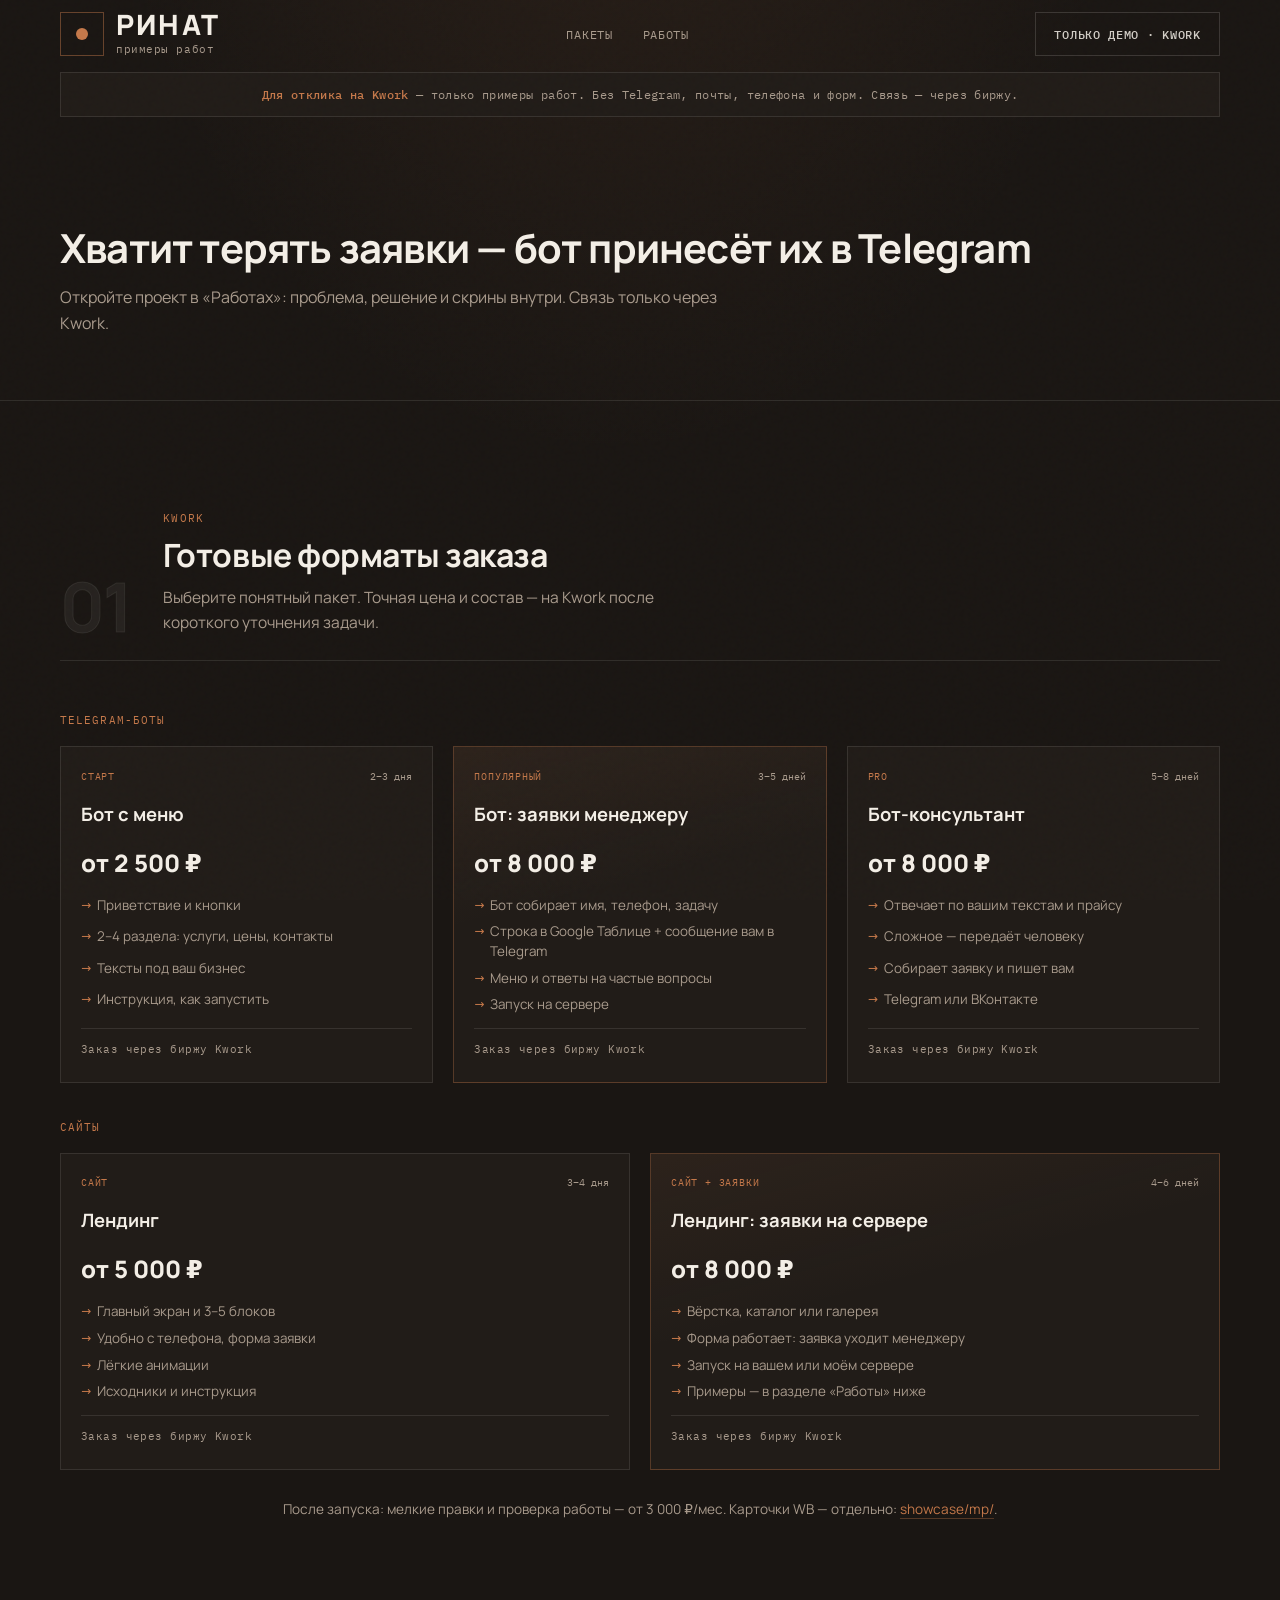
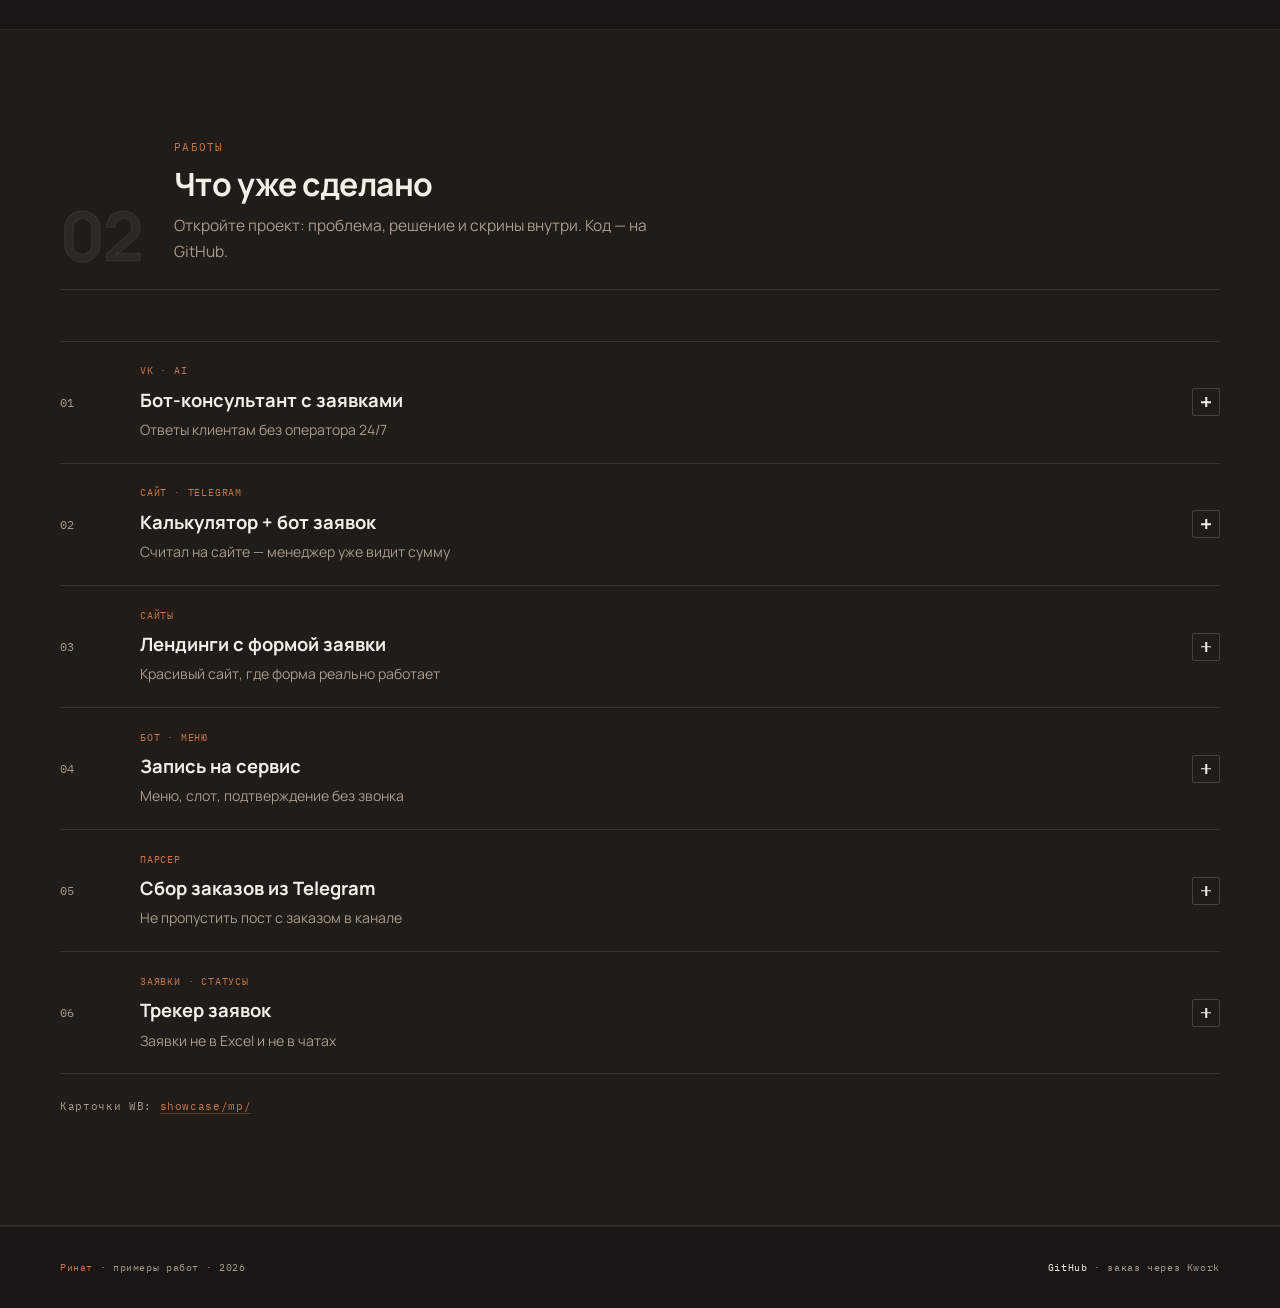
<file: public/showcase/index.html>
<!DOCTYPE html>
<html lang="ru" data-theme="neon">
<head>
  <meta charset="UTF-8">
  <meta name="viewport" content="width=device-width, initial-scale=1.0">
  <title>Ринат · примеры работ (портфолио)</title>
  <meta name="description" content="Примеры сайтов и Telegram-ботов под заявки: живые демо, сценарии, кейсы с GitHub. Без контактов — для отклика на Kwork.">
  <meta name="robots" content="noindex">
  <link rel="preload" href="../fonts/manrope-400-800-cyrillic.woff2" as="font" type="font/woff2" crossorigin>
  <link rel="preload" href="../fonts/manrope-400-800-latin.woff2" as="font" type="font/woff2" crossorigin>
  <link rel="stylesheet" href="../css/fonts.css">
  <link rel="stylesheet" href="../css/styles.css">
  <link rel="stylesheet" href="../css/neon.css">
</head>
<body class="page-showcase">

  <header class="header header--minimal" id="header">
    <div class="container header__inner">
      <a href="#" class="logo">
        <div class="logo__mark" aria-hidden="true"></div>
        <div class="logo__text">
          <span class="logo__name">Ринат</span>
          <span class="logo__tag">примеры работ</span>
        </div>
      </a>
      <nav class="nav" id="nav">
        <a href="#packages">Пакеты</a>
        <a href="#cases">Работы</a>
      </nav>
      <div class="header__actions">
        <span class="btn btn--ghost btn--static">Только демо · Kwork</span>
      </div>
      <button class="menu-toggle" id="menuToggle" aria-label="Меню">Menu</button>
    </div>
  </header>

  <div class="container">
    <p class="kwork-banner"><strong>Для отклика на Kwork</strong> — только примеры работ. Без Telegram, почты, телефона и форм. Связь — через биржу.</p>
  </div>

  <section class="showcase-page-hero">
    <div class="container">
      <h1 class="showcase-page-hero__title">Хватит терять заявки&nbsp;— бот принесёт их в&nbsp;Telegram</h1>
      <p class="showcase-page-hero__text">Откройте проект в «Работах»: проблема, решение и скрины внутри. Связь только через Kwork.</p>
    </div>
  </section>

  <section class="section" id="packages">
    <div class="container">
      <div class="section__head reveal">
        <div class="section__index">01</div>
        <div class="section__head-text">
          <div class="section__label">Kwork</div>
          <h2 class="section__title">Готовые форматы заказа</h2>
          <p class="section__text">Выберите понятный пакет. Точная цена и состав — на Kwork после короткого уточнения задачи.</p>
        </div>
      </div>

      <p class="packages__group reveal">Telegram-боты</p>
      <div class="packages-grid reveal">
        <article class="package-card">
          <div class="package-card__head">
            <span class="package-card__tier">Старт</span>
            <span class="package-card__term">2–3 дня</span>
          </div>
          <h3 class="package-card__title">Бот с меню</h3>
          <p class="package-card__price">от 2 500 ₽</p>
          <ul class="package-card__list">
            <li>Приветствие и кнопки</li>
            <li>2–4 раздела: услуги, цены, контакты</li>
            <li>Тексты под ваш бизнес</li>
            <li>Инструкция, как запустить</li>
          </ul>
          <p class="package-card__note">Заказ через биржу Kwork</p>
        </article>
        <article class="package-card package-card--featured">
          <div class="package-card__head">
            <span class="package-card__tier">Популярный</span>
            <span class="package-card__term">3–5 дней</span>
          </div>
          <h3 class="package-card__title">Бот: заявки менеджеру</h3>
          <p class="package-card__price">от 8 000 ₽</p>
          <ul class="package-card__list">
            <li>Бот собирает имя, телефон, задачу</li>
            <li>Строка в Google Таблице + сообщение вам в Telegram</li>
            <li>Меню и ответы на частые вопросы</li>
            <li>Запуск на сервере</li>
          </ul>
          <p class="package-card__note">Заказ через биржу Kwork</p>
        </article>
        <article class="package-card">
          <div class="package-card__head">
            <span class="package-card__tier">Pro</span>
            <span class="package-card__term">5–8 дней</span>
          </div>
          <h3 class="package-card__title">Бот-консультант</h3>
          <p class="package-card__price">от 8 000 ₽</p>
          <ul class="package-card__list">
            <li>Отвечает по вашим текстам и прайсу</li>
            <li>Сложное — передаёт человеку</li>
            <li>Собирает заявку и пишет вам</li>
            <li>Telegram или ВКонтакте</li>
          </ul>
          <p class="package-card__note">Заказ через биржу Kwork</p>
        </article>
      </div>

      <p class="packages__group reveal">Сайты</p>
      <div class="packages-grid packages-grid--2 reveal">
        <article class="package-card">
          <div class="package-card__head">
            <span class="package-card__tier">Сайт</span>
            <span class="package-card__term">3–4 дня</span>
          </div>
          <h3 class="package-card__title">Лендинг</h3>
          <p class="package-card__price">от 5 000 ₽</p>
          <ul class="package-card__list">
            <li>Главный экран и 3–5 блоков</li>
            <li>Удобно с телефона, форма заявки</li>
            <li>Лёгкие анимации</li>
            <li>Исходники и инструкция</li>
          </ul>
          <p class="package-card__note">Заказ через биржу Kwork</p>
        </article>
        <article class="package-card package-card--featured">
          <div class="package-card__head">
            <span class="package-card__tier">Сайт + заявки</span>
            <span class="package-card__term">4–6 дней</span>
          </div>
          <h3 class="package-card__title">Лендинг: заявки на сервере</h3>
          <p class="package-card__price">от 8 000 ₽</p>
          <ul class="package-card__list">
            <li>Вёрстка, каталог или галерея</li>
            <li>Форма работает: заявка уходит менеджеру</li>
            <li>Запуск на вашем или моём сервере</li>
            <li>Примеры — в разделе «Работы» ниже</li>
          </ul>
          <p class="package-card__note">Заказ через биржу Kwork</p>
        </article>
      </div>
      <p class="packages__note reveal">После запуска: мелкие правки и проверка работы — от 3 000 ₽/мес. Карточки WB — отдельно: <a href="mp/" class="packages__note-link">showcase/mp/</a>.</p>
    </div>
  </section>

  <section class="section section--ink" id="cases">
    <div class="container">
      <div class="section__head reveal">
        <div class="section__index">02</div>
        <div class="section__head-text">
          <div class="section__label">Работы</div>
          <h2 class="section__title">Что уже сделано</h2>
          <p class="section__text">Откройте проект: проблема, решение и скрины внутри. Код — на GitHub.</p>
        </div>
      </div>
      <div class="case-list">

        <details class="case-acc reveal">
          <summary class="case-acc__summary">
            <span class="case-acc__num">01</span>
            <div class="case-acc__head">
              <div class="case-acc__tags">VK · AI</div>
              <h3 class="case-acc__title">Бот-консультант с заявками</h3>
              <p class="case-acc__teaser">Ответы клиентам без оператора 24/7</p>
            </div>
            <span class="case-acc__chev" aria-hidden="true"></span>
          </summary>
          <div class="case-acc__panel">
            <div class="case-acc__grid">
              <div class="case-acc__block">
                <span class="case-acc__label">Проблема</span>
                <p>Клиенты пишут в любое время, оператор не успевает — заявки остывают в переписке.</p>
            </div>
              <div class="case-acc__block">
                <span class="case-acc__label">Решение</span>
                <p>Бот отвечает по сценарию, собирает контакт по шагам и передаёт заявку админу.</p>
          </div>
              <div class="case-acc__block">
                <span class="case-acc__label">Результат</span>
                <p>Заявка уходит администратору автоматически, без ручного копирования из чата.</p>
          </div>
            </div>
            <div class="case-acc__media showcase">
              <div class="showcase__card showcase__card--ui">
          <div class="browser">
            <div class="browser__bar">
              <span class="browser__dots" aria-hidden="true"><i></i><i></i><i></i></span>
                    <span class="browser__url">demo · AI Assistant</span>
            </div>
                  <div class="browser__screen browser__screen--slide">
                    <img src="../images/showcase/bots/03-bot-ai.webp" alt="AI-консультант: диалог и передача заявки" loading="lazy" width="1280" height="720">
            </div>
          </div>
          <div class="showcase__caption">
                  <span class="showcase__tag">AI</span>
                  <strong>Консультант в Telegram</strong>
                  <span>Ответ по прайсу → контакт → менеджеру</span>
            </div>
          </div>
              <div class="showcase__card showcase__card--ui">
          <div class="browser">
            <div class="browser__bar">
              <span class="browser__dots" aria-hidden="true"><i></i><i></i><i></i></span>
                    <span class="browser__url">demo · уведомление админу</span>
            </div>
                  <div class="browser__screen browser__screen--slide">
                    <img src="../images/showcase/bots/06-admin-ping.webp" alt="Заявка в Telegram и строка в таблице" loading="lazy" width="1280" height="720">
                  </div>
                </div>
                <div class="showcase__caption">
                  <span class="showcase__tag">Пинг</span>
                  <strong>Админ видит заявку сразу</strong>
                  <span>Карточка лида + запись в таблице</span>
                </div>
              </div>
        <a href="https://github.com/SpiritWalker84/FGIp04" class="showcase__card" target="_blank" rel="noopener">
          <div class="browser">
            <div class="browser__bar">
              <span class="browser__dots" aria-hidden="true"><i></i><i></i><i></i></span>
                    <span class="browser__url">Telegram · AI Assistant</span>
            </div>
            <div class="browser__screen browser__screen--tg">
              <div class="tg-mock">
                <div class="tg-mock__head">
                  <div class="tg-mock__avatar tg-mock__avatar--ai">AI</div>
                  <div>
                    <div class="tg-mock__name">AI Assistant</div>
                    <div class="tg-mock__meta">bot</div>
                  </div>
                </div>
                <div class="tg-mock__body">
                  <div class="tg-mock__row tg-mock__row--out">
                    <div class="tg-mock__bubble">Сколько стоит монтаж под ключ?</div>
                  </div>
                  <div class="tg-mock__row tg-mock__row--in">
                          <div class="tg-mock__bubble">Для 20–30 м² — ориентир от 45 000 ₽. Оформить заявку на точный расчёт?</div>
                  </div>
                  <div class="tg-mock__row tg-mock__row--out">
                          <div class="tg-mock__bubble">+7 916 …</div>
                  </div>
                  <div class="tg-mock__row tg-mock__row--in">
                    <div class="tg-mock__bubble tg-mock__bubble--ok">Заявка №184 передана менеджеру</div>
                  </div>
                </div>
              </div>
            </div>
          </div>
          <div class="showcase__caption">
                  <span class="showcase__tag">Чат</span>
                  <strong>Как выглядит диалог</strong>
                  <span>Макет переписки клиента с ботом</span>
                </div>
              </a>
            </div>
            <div class="case-acc__actions">
              <a href="https://github.com/SpiritWalker84/FGIp04" class="case-row__link" target="_blank" rel="noopener">GitHub</a>
            </div>
          </div>
        </details>

        <details class="case-acc reveal">
          <summary class="case-acc__summary">
            <span class="case-acc__num">02</span>
            <div class="case-acc__head">
              <div class="case-acc__tags">Сайт · Telegram</div>
              <h3 class="case-acc__title">Калькулятор + бот заявок</h3>
              <p class="case-acc__teaser">Считал на сайте — менеджер уже видит сумму</p>
            </div>
            <span class="case-acc__chev" aria-hidden="true"></span>
          </summary>
          <div class="case-acc__panel">
            <div class="case-acc__grid">
              <div class="case-acc__block">
                <span class="case-acc__label">Проблема</span>
                <p>Клиент считает цену на сайте, а менеджер узнаёт об интересе только если тот сам напишет.</p>
              </div>
              <div class="case-acc__block">
                <span class="case-acc__label">Решение</span>
                <p>Калькулятор на сайте + отправка заявки в Telegram: сумма, параметры, контакт.</p>
              </div>
              <div class="case-acc__block">
                <span class="case-acc__label">Результат</span>
                <p>Менеджер сразу видит расчёт и телефон — можно перезвонить, пока клиент горячий.</p>
              </div>
            </div>
            <div class="case-acc__media showcase">
              <a href="https://github.com/SpiritWalker84/FGIp05" class="showcase__card" target="_blank" rel="noopener">
                <div class="browser">
                  <div class="browser__bar">
                    <span class="browser__dots" aria-hidden="true"><i></i><i></i><i></i></span>
                    <span class="browser__url">github.com/SpiritWalker84/FGIp05</span>
                  </div>
                  <div class="browser__screen">
                    <img src="../images/showcase/calculator.webp" alt="Калькулятор сметы каркасного дома" loading="lazy" width="960" height="600">
                  </div>
                </div>
                <div class="showcase__caption">
                  <span class="showcase__tag">Сайт · смета</span>
                  <strong>Калькулятор каркасного дома</strong>
                  <span>Параметры → сумма → заявка в Telegram</span>
          </div>
        </a>
              <div class="showcase__card showcase__card--ui">
                <div class="browser">
                  <div class="browser__bar">
                    <span class="browser__dots" aria-hidden="true"><i></i><i></i><i></i></span>
                    <span class="browser__url">demo · LeadNotify</span>
                  </div>
                  <div class="browser__screen browser__screen--slide">
                    <img src="../images/showcase/bots/02-bot-leads.webp" alt="Заявка с сайта в Telegram и таблицу" loading="lazy" width="1280" height="720">
                  </div>
                </div>
                <div class="showcase__caption">
                  <span class="showcase__tag">Бот</span>
                  <strong>Сайт → Telegram → таблица</strong>
                  <span>Менеджер видит сумму и контакт сразу</span>
                </div>
              </div>
              <div class="showcase__card showcase__card--ui">
                <div class="browser">
                  <div class="browser__bar">
                    <span class="browser__dots" aria-hidden="true"><i></i><i></i><i></i></span>
                    <span class="browser__url">demo · таблица заявок</span>
                  </div>
                  <div class="browser__screen browser__screen--slide">
                    <img src="../images/showcase/bots/07-sheet-leads.webp" alt="Таблица заявок с новыми строками" loading="lazy" width="1280" height="720">
                  </div>
                </div>
                <div class="showcase__caption">
                  <span class="showcase__tag">Таблица</span>
                  <strong>Все заявки в одном месте</strong>
                  <span>Строка не теряется в чатах</span>
                </div>
              </div>
            </div>
            <div class="case-acc__actions">
              <a href="https://github.com/SpiritWalker84/FGIp05" class="case-row__link" target="_blank" rel="noopener">GitHub</a>
            </div>
          </div>
        </details>

        <details class="case-acc reveal">
          <summary class="case-acc__summary">
            <span class="case-acc__num">03</span>
            <div class="case-acc__head">
              <div class="case-acc__tags">Сайты</div>
              <h3 class="case-acc__title">Лендинги с формой заявки</h3>
              <p class="case-acc__teaser">Красивый сайт, где форма реально работает</p>
            </div>
            <span class="case-acc__chev" aria-hidden="true"></span>
          </summary>
          <div class="case-acc__panel">
            <div class="case-acc__grid">
              <div class="case-acc__block">
                <span class="case-acc__label">Проблема</span>
                <p>Нужен сайт под ключ: не макет, а форма, с которой заявки куда-то доходят.</p>
              </div>
              <div class="case-acc__block">
                <span class="case-acc__label">Решение</span>
                <p>Несколько лендингов, форма на сервере, запуск на VPS.</p>
              </div>
              <div class="case-acc__block">
                <span class="case-acc__label">Результат</span>
                <p>Страницы собраны и формы подключены. Живые URL с VPS сейчас недоступны — ниже скрины.</p>
              </div>
            </div>
            <div class="case-acc__media showcase">
              <div class="showcase__card">
                <div class="browser">
                  <div class="browser__bar">
                    <span class="browser__dots" aria-hidden="true"><i></i><i></i><i></i></span>
                    <span class="browser__url">превью · интерьеры</span>
                  </div>
                  <div class="browser__screen">
                    <img src="../images/showcase/interior.webp" alt="Лендинг студии интерьеров FORM" loading="lazy" width="800" height="500">
                  </div>
                </div>
                <div class="showcase__caption">
                  <span class="showcase__tag">Интерьеры</span>
                  <strong>Студия интерьеров</strong>
                  <span>Главный экран, портфолио, форма заявки</span>
                </div>
              </div>
              <div class="showcase__card">
                <div class="browser">
                  <div class="browser__bar">
                    <span class="browser__dots" aria-hidden="true"><i></i><i></i><i></i></span>
                    <span class="browser__url">превью · материалы</span>
                  </div>
                  <div class="browser__screen">
                    <img src="../images/showcase/acril.webp" alt="Лендинг Senosan / Пластик Акрил" loading="lazy" width="600" height="400">
                  </div>
                </div>
                <div class="showcase__caption">
                  <span class="showcase__tag">Материалы</span>
                  <strong>Пластик Акрил</strong>
                  <span>Каталог фасадов, форма заявки на сервере</span>
                </div>
              </div>
              <div class="showcase__card">
                <div class="browser">
                  <div class="browser__bar">
                    <span class="browser__dots" aria-hidden="true"><i></i><i></i><i></i></span>
                    <span class="browser__url">превью · каталог</span>
                  </div>
                  <div class="browser__screen">
                    <img src="../images/showcase/banya.webp" alt="Лендинг BanyaWood" loading="lazy" width="600" height="400">
                  </div>
                </div>
                <div class="showcase__caption">
                  <span class="showcase__tag">Каталог</span>
                  <strong>BanyaWood</strong>
                  <span>Каталог бань, галерея, заявка на расчёт</span>
                </div>
              </div>
              <div class="showcase__card showcase__card--ui">
                <div class="browser">
                  <div class="browser__bar">
                    <span class="browser__dots" aria-hidden="true"><i></i><i></i><i></i></span>
                    <span class="browser__url">demo · KarkasDom</span>
                  </div>
                  <div class="browser__screen">
                    <img src="../images/showcase/houses.webp" alt="Лендинг каркасных домов KarkasDom" loading="lazy" width="800" height="500">
                  </div>
                </div>
                <div class="showcase__caption">
                  <span class="showcase__tag">Дома</span>
                  <strong>KarkasDom</strong>
                  <span>Каталог проектов и расчёт сметы</span>
                </div>
              </div>
        <div class="showcase__card showcase__card--ui">
          <div class="browser">
            <div class="browser__bar">
              <span class="browser__dots" aria-hidden="true"><i></i><i></i><i></i></span>
                    <span class="browser__url">demo · ПравоЩит</span>
                  </div>
                  <div class="browser__screen">
                    <img src="../images/showcase/legal.webp" alt="Лендинг юридической компании ПравоЩит" loading="lazy" width="800" height="500">
                  </div>
                </div>
                <div class="showcase__caption">
                  <span class="showcase__tag">Юристы</span>
                  <strong>ПравоЩит</strong>
                  <span>Герой, услуги, запись на консультацию</span>
                </div>
              </div>
            </div>
            <div class="case-acc__actions">
              <a href="https://github.com/SpiritWalker84" class="case-row__link" target="_blank" rel="noopener">GitHub</a>
            </div>
          </div>
        </details>

        <details class="case-acc reveal">
          <summary class="case-acc__summary">
            <span class="case-acc__num">04</span>
            <div class="case-acc__head">
              <div class="case-acc__tags">Бот · меню</div>
              <h3 class="case-acc__title">Запись на сервис</h3>
              <p class="case-acc__teaser">Меню, слот, подтверждение без звонка</p>
            </div>
            <span class="case-acc__chev" aria-hidden="true"></span>
          </summary>
          <div class="case-acc__panel">
            <div class="case-acc__grid">
              <div class="case-acc__block">
                <span class="case-acc__label">Проблема</span>
                <p>Клиент звонит или пишет «когда можно» — менеджер вручную ищет свободное время.</p>
              </div>
              <div class="case-acc__block">
                <span class="case-acc__label">Решение</span>
                <p>Бот с кнопками: услуга → данные → предложенный слот → подтверждение.</p>
              </div>
              <div class="case-acc__block">
                <span class="case-acc__label">Результат</span>
                <p>Запись собирается в диалоге; менеджер получает готовый слот.</p>
              </div>
            </div>
            <div class="case-acc__media showcase">
              <div class="showcase__card showcase__card--ui">
                <div class="browser">
                  <div class="browser__bar">
                    <span class="browser__dots" aria-hidden="true"><i></i><i></i><i></i></span>
                    <span class="browser__url">demo · MotoService</span>
                  </div>
                  <div class="browser__screen browser__screen--slide">
                    <img src="../images/showcase/bots/01-bot-menu.webp" alt="Бот записи на сервис: меню и слот" loading="lazy" width="1280" height="720">
                  </div>
                </div>
                <div class="showcase__caption">
                  <span class="showcase__tag">Меню</span>
                  <strong>Схема записи</strong>
                  <span>Кнопки → слот → подтверждение</span>
                </div>
              </div>
              <div class="showcase__card showcase__card--ui">
                <div class="browser">
                  <div class="browser__bar">
                    <span class="browser__dots" aria-hidden="true"><i></i><i></i><i></i></span>
                    <span class="browser__url">Telegram · MotoService</span>
            </div>
            <div class="browser__screen browser__screen--tg">
              <div class="tg-mock">
                <div class="tg-mock__head">
                  <div class="tg-mock__avatar tg-mock__avatar--svc">MS</div>
                  <div>
                    <div class="tg-mock__name">MotoService</div>
                    <div class="tg-mock__meta">bot</div>
                  </div>
                </div>
                <div class="tg-mock__body">
                  <div class="tg-mock__row tg-mock__row--in">
                    <div class="tg-mock__bubble">Запись на ТО и ремонт. Выберите или опишите задачу:</div>
                  </div>
                  <div class="tg-mock__keys">
                    <span>ТО</span><span>Ремонт</span><span>Запчасти</span>
                  </div>
                  <div class="tg-mock__row tg-mock__row--out">
                    <div class="tg-mock__bubble">ТО · Yamaha MT-07 · 12 000 км</div>
                  </div>
                  <div class="tg-mock__row tg-mock__row--in">
                    <div class="tg-mock__bubble">Свободно: <b>5 мар, 10:00</b>. Подтвердить запись?</div>
                  </div>
                  <div class="tg-mock__keys tg-mock__keys--2">
                    <span>Да</span><span>Другое время</span>
                  </div>
                </div>
              </div>
            </div>
          </div>
          <div class="showcase__caption">
                  <span class="showcase__tag">Чат</span>
                  <strong>Диалог клиента</strong>
                  <span>Как это выглядит в Telegram</span>
          </div>
        </div>
      </div>
    </div>
        </details>

        <details class="case-acc reveal">
          <summary class="case-acc__summary">
            <span class="case-acc__num">05</span>
            <div class="case-acc__head">
              <div class="case-acc__tags">Парсер</div>
              <h3 class="case-acc__title">Сбор заказов из Telegram</h3>
              <p class="case-acc__teaser">Не пропустить пост с заказом в канале</p>
            </div>
            <span class="case-acc__chev" aria-hidden="true"></span>
          </summary>
          <div class="case-acc__panel">
            <div class="case-acc__grid">
              <div class="case-acc__block">
                <span class="case-acc__label">Проблема</span>
                <p>Заказы сыплются в канал — вручную не уследить, часть уходит конкурентам.</p>
              </div>
              <div class="case-acc__block">
                <span class="case-acc__label">Решение</span>
                <p>Автосбор постов, фильтр по дате, только новые записи — без дублей.</p>
              </div>
              <div class="case-acc__block">
                <span class="case-acc__label">Результат</span>
                <p>Лента заказов собирается сама; вы смотрите уже отфильтрованное.</p>
              </div>
            </div>
            <div class="case-acc__media showcase">
              <div class="showcase__card showcase__card--ui">
                <div class="browser">
                  <div class="browser__bar">
                    <span class="browser__dots" aria-hidden="true"><i></i><i></i><i></i></span>
                    <span class="browser__url">demo · парсер канала</span>
                  </div>
                  <div class="browser__screen browser__screen--slide">
                    <img src="../images/showcase/bots/04-parser-feed.webp" alt="Парсер заказов из Telegram-канала" loading="lazy" width="1280" height="720">
                  </div>
                </div>
                <div class="showcase__caption">
                  <span class="showcase__tag">Парсер</span>
                  <strong>Канал → фильтр → список</strong>
                  <span>Только новые посты с заказами</span>
                </div>
              </div>
              <div class="showcase__card showcase__card--ui">
                <div class="browser">
                  <div class="browser__bar">
                    <span class="browser__dots" aria-hidden="true"><i></i><i></i><i></i></span>
                    <span class="browser__url">Telegram · канал заказов</span>
                  </div>
                  <div class="browser__screen browser__screen--tg">
                    <div class="tg-mock">
                      <div class="tg-mock__head">
                        <div class="tg-mock__avatar">CH</div>
                        <div>
                          <div class="tg-mock__name">Заказы · канал</div>
                          <div class="tg-mock__meta">channel</div>
                        </div>
                      </div>
                      <div class="tg-mock__body">
                        <div class="tg-mock__day">сегодня</div>
                        <div class="tg-mock__row tg-mock__row--in">
                          <div class="tg-mock__bubble"><strong>Нужен бот под заявки</strong><br>Бюджет до 15 000 ₽ · срочно</div>
                        </div>
                        <div class="tg-mock__row tg-mock__row--in">
                          <div class="tg-mock__bubble"><strong>Парсер Avito</strong><br>Мониторинг объявлений 1 раз/час</div>
                        </div>
                        <div class="tg-mock__row tg-mock__row--in">
                          <div class="tg-mock__bubble tg-mock__bubble--ok">✓ сохранено · дубль отсеян</div>
                        </div>
                      </div>
                    </div>
                  </div>
                </div>
                <div class="showcase__caption">
                  <span class="showcase__tag">Лента</span>
                  <strong>Посты в канале</strong>
                  <span>Парсер забирает и чистит дубли</span>
                </div>
        </div>
      </div>
            <div class="case-acc__actions">
              <span class="case-row__link case-row__link--muted">Закрытый проект</span>
            </div>
          </div>
        </details>

        <details class="case-acc reveal">
          <summary class="case-acc__summary">
            <span class="case-acc__num">06</span>
            <div class="case-acc__head">
              <div class="case-acc__tags">Заявки · статусы</div>
              <h3 class="case-acc__title">Трекер заявок</h3>
              <p class="case-acc__teaser">Заявки не в Excel и не в чатах</p>
            </div>
            <span class="case-acc__chev" aria-hidden="true"></span>
          </summary>
          <div class="case-acc__panel">
            <div class="case-acc__grid">
              <div class="case-acc__block">
                <span class="case-acc__label">Проблема</span>
                <p>Заявки размазаны по таблицам и переписке — непонятно, кто что взял и на каком этапе.</p>
              </div>
              <div class="case-acc__block">
                <span class="case-acc__label">Решение</span>
                <p>Форма, диспетчер, кабинет мастера, статусы по цепочке.</p>
              </div>
              <div class="case-acc__block">
                <span class="case-acc__label">Результат</span>
                <p>Путь заявки прозрачный: новая → назначена → в работе → готово.</p>
              </div>
            </div>
            <div class="case-acc__media showcase">
              <div class="showcase__card showcase__card--ui">
                <div class="browser">
                  <div class="browser__bar">
                    <span class="browser__dots" aria-hidden="true"><i></i><i></i><i></i></span>
                    <span class="browser__url">demo · трекер статусов</span>
                  </div>
                  <div class="browser__screen browser__screen--slide">
                    <img src="../images/showcase/bots/05-tracker-board.webp" alt="Канбан трекера заявок по статусам" loading="lazy" width="1280" height="720">
                  </div>
                </div>
                <div class="showcase__caption">
                  <span class="showcase__tag">Канбан</span>
                  <strong>Доска статусов</strong>
                  <span>Новые → назначено → в работе → готово</span>
                </div>
              </div>
              <div class="showcase__card showcase__card--ui">
                <div class="browser">
                  <div class="browser__bar">
                    <span class="browser__dots" aria-hidden="true"><i></i><i></i><i></i></span>
                    <span class="browser__url">app · карточка заявки</span>
                  </div>
                  <div class="browser__screen browser__screen--tg">
                    <div class="tg-mock">
                      <div class="tg-mock__head">
                        <div class="tg-mock__avatar">TR</div>
                        <div>
                          <div class="tg-mock__name">Заявка №392</div>
                          <div class="tg-mock__meta">в работе</div>
                        </div>
                      </div>
                      <div class="tg-mock__body">
                        <div class="tg-mock__row tg-mock__row--in">
                          <div class="tg-mock__bubble"><strong>Клиент:</strong> Ирина<br><strong>Задача:</strong> монтаж фасада<br><strong>Мастер:</strong> Сергей</div>
                        </div>
                        <div class="tg-mock__keys tg-mock__keys--2">
                          <span>В работу</span><span>Готово</span>
                        </div>
                        <div class="tg-mock__row tg-mock__row--in">
                          <div class="tg-mock__bubble tg-mock__bubble--ok">Статус: в работе · обновлено 14:20</div>
                        </div>
                      </div>
                    </div>
                  </div>
                </div>
                <div class="showcase__caption">
                  <span class="showcase__tag">Карточка</span>
                  <strong>Кабинет мастера</strong>
                  <span>Статус меняется в один клик</span>
                </div>
          </div>
          </div>
            <div class="case-acc__actions">
              <a href="https://github.com/SpiritWalker84/FGIp07" class="case-row__link" target="_blank" rel="noopener">GitHub</a>
          </div>
          </div>
        </details>

      </div>
      <p class="showcase__note reveal" style="margin-top:1.5rem">Карточки WB: <a href="mp/" class="showcase__note-link">showcase/mp/</a></p>
    </div>
  </section>

  <footer class="footer footer--minimal">
    <div class="container footer__inner">
      <span><span class="footer__brand">Ринат</span> · примеры работ · 2026</span>
      <span><a href="https://github.com/SpiritWalker84" target="_blank" rel="noopener">GitHub</a> · заказ через Kwork</span>
    </div>
  </footer>


  <script src="../js/main.js"></script>
</body>
</html>
</file>
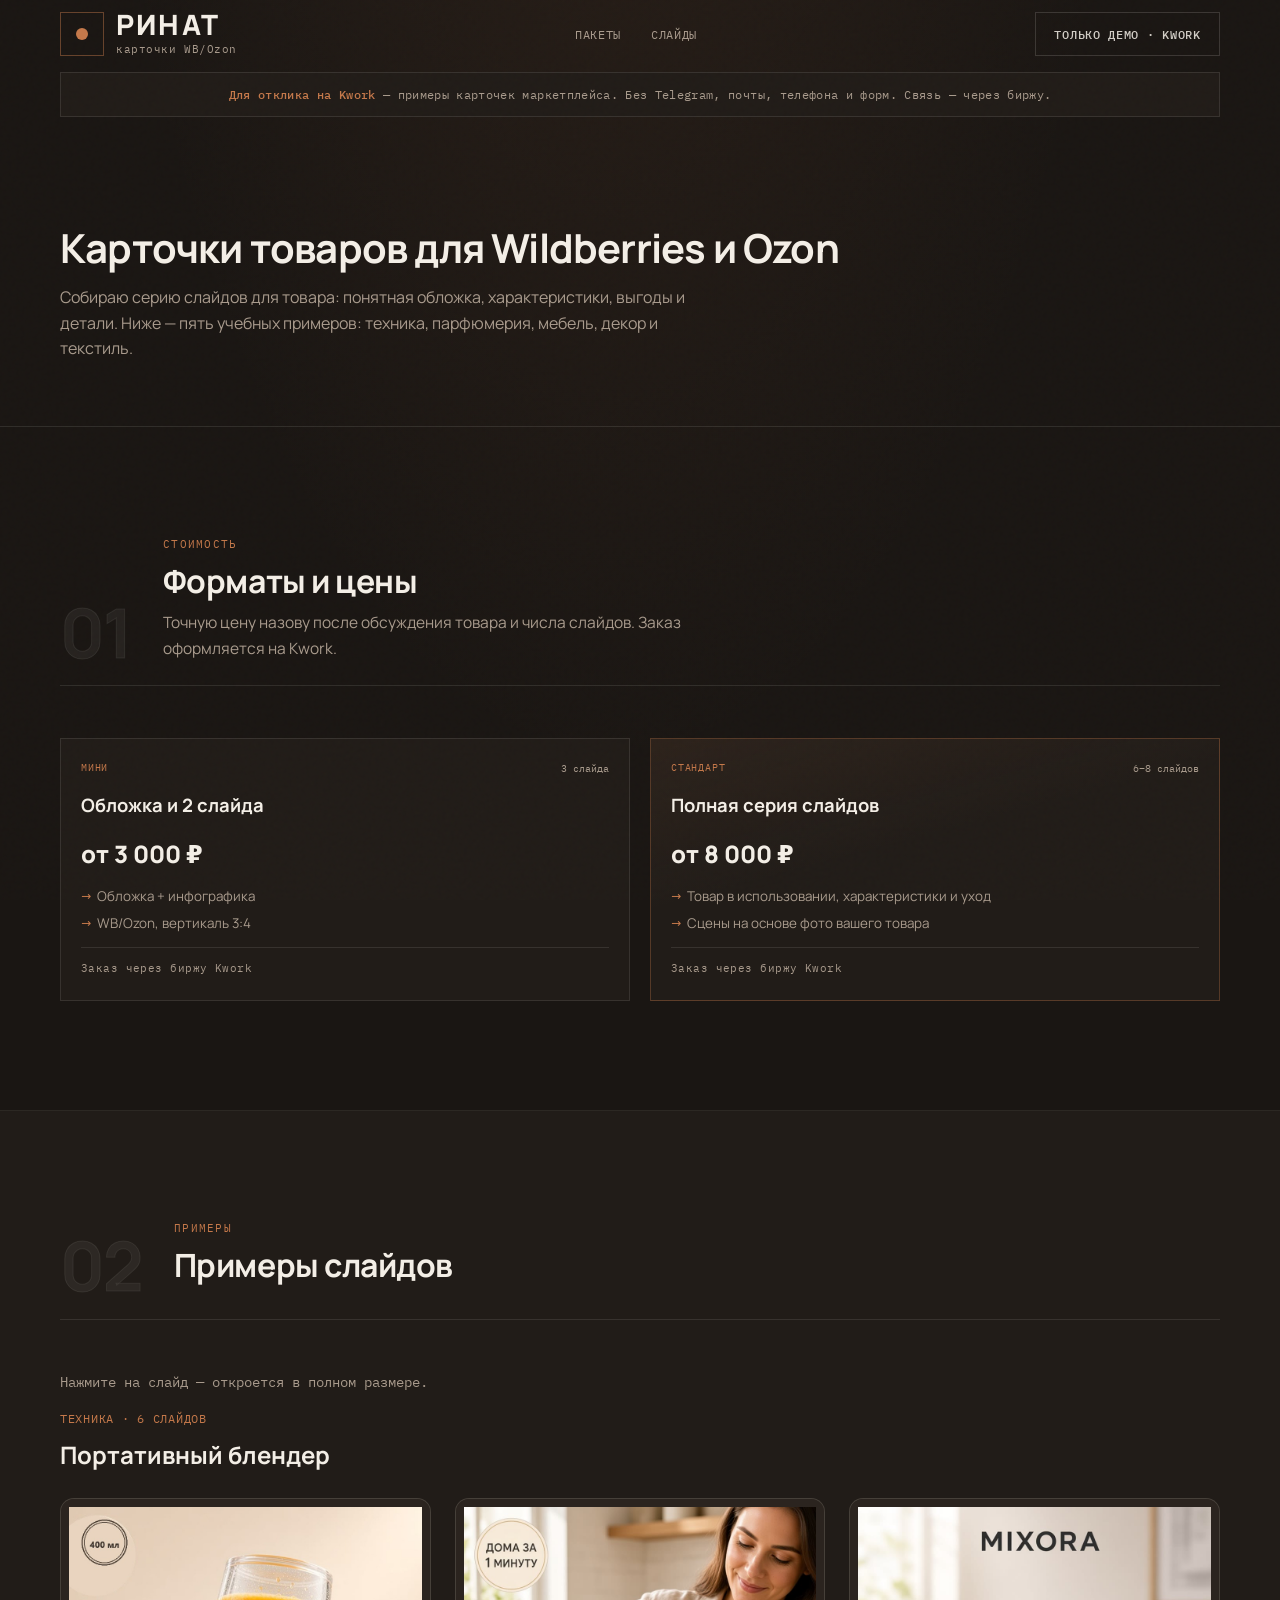
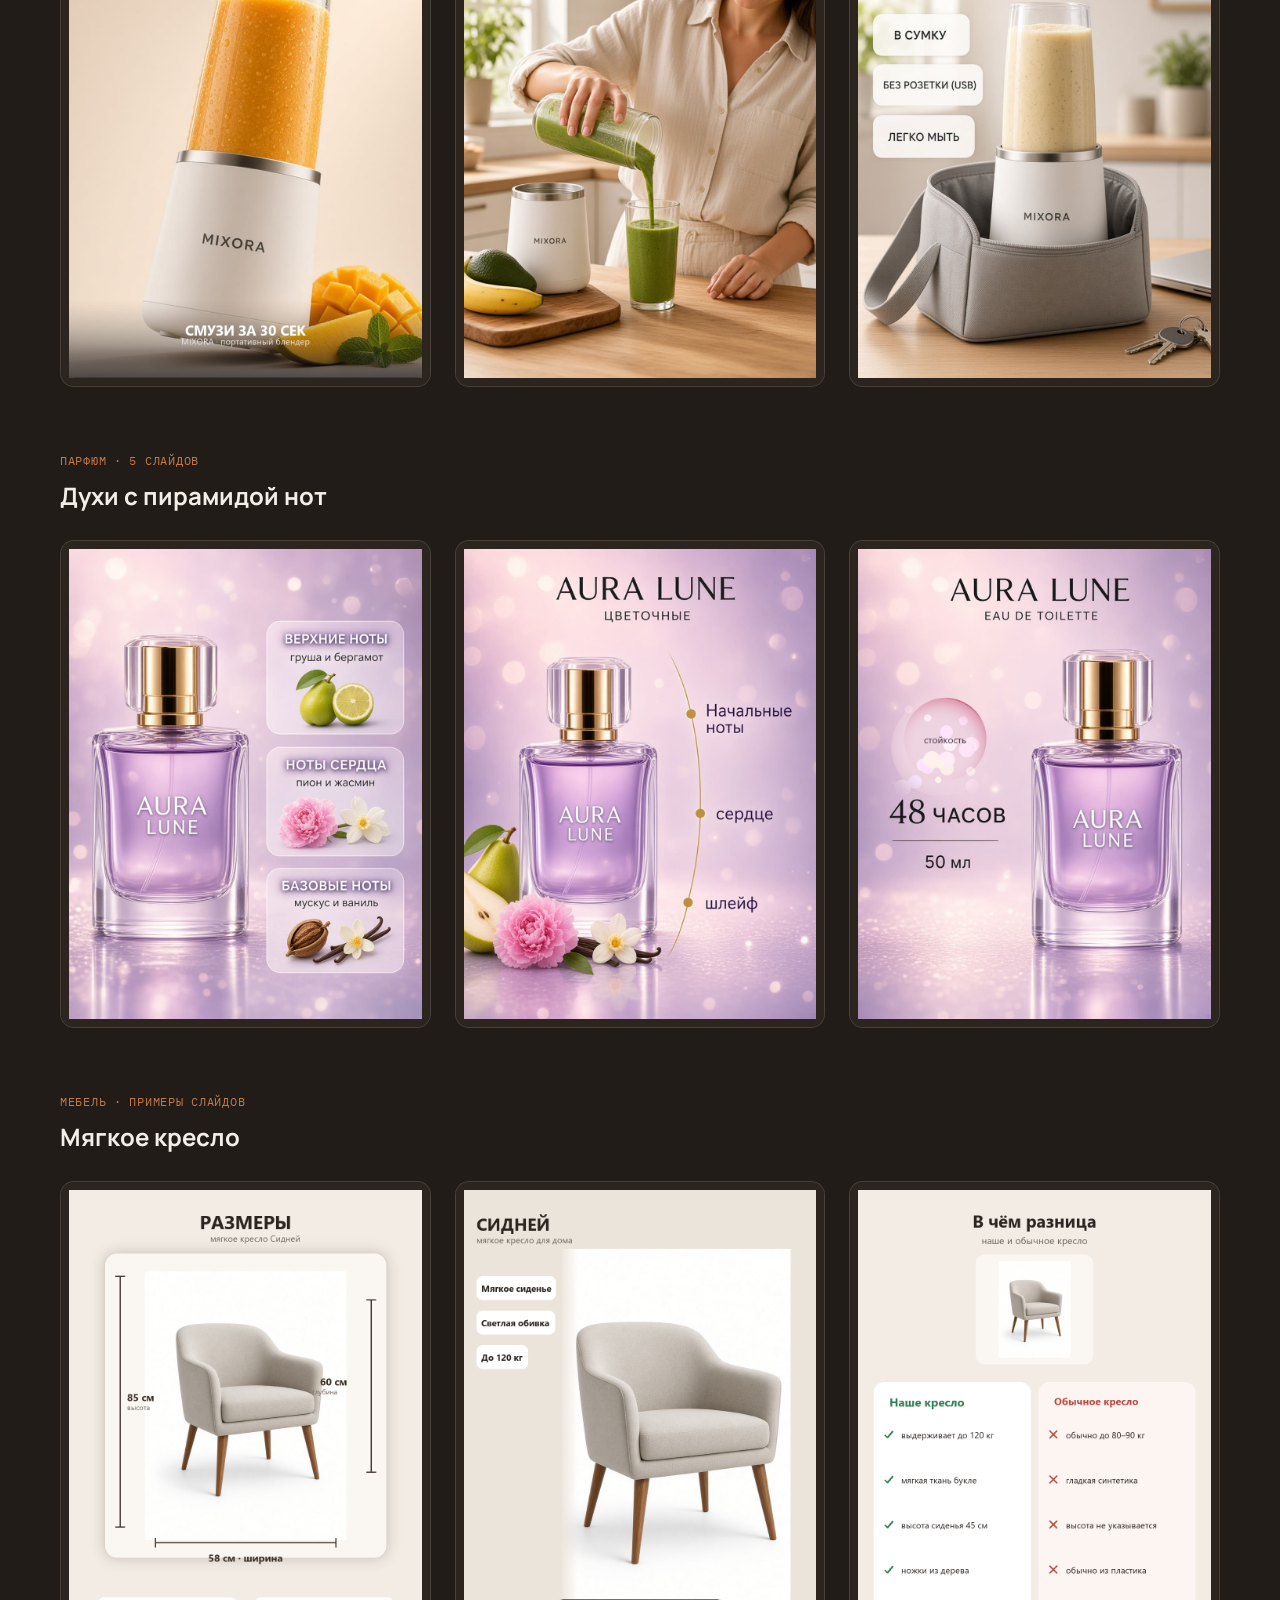
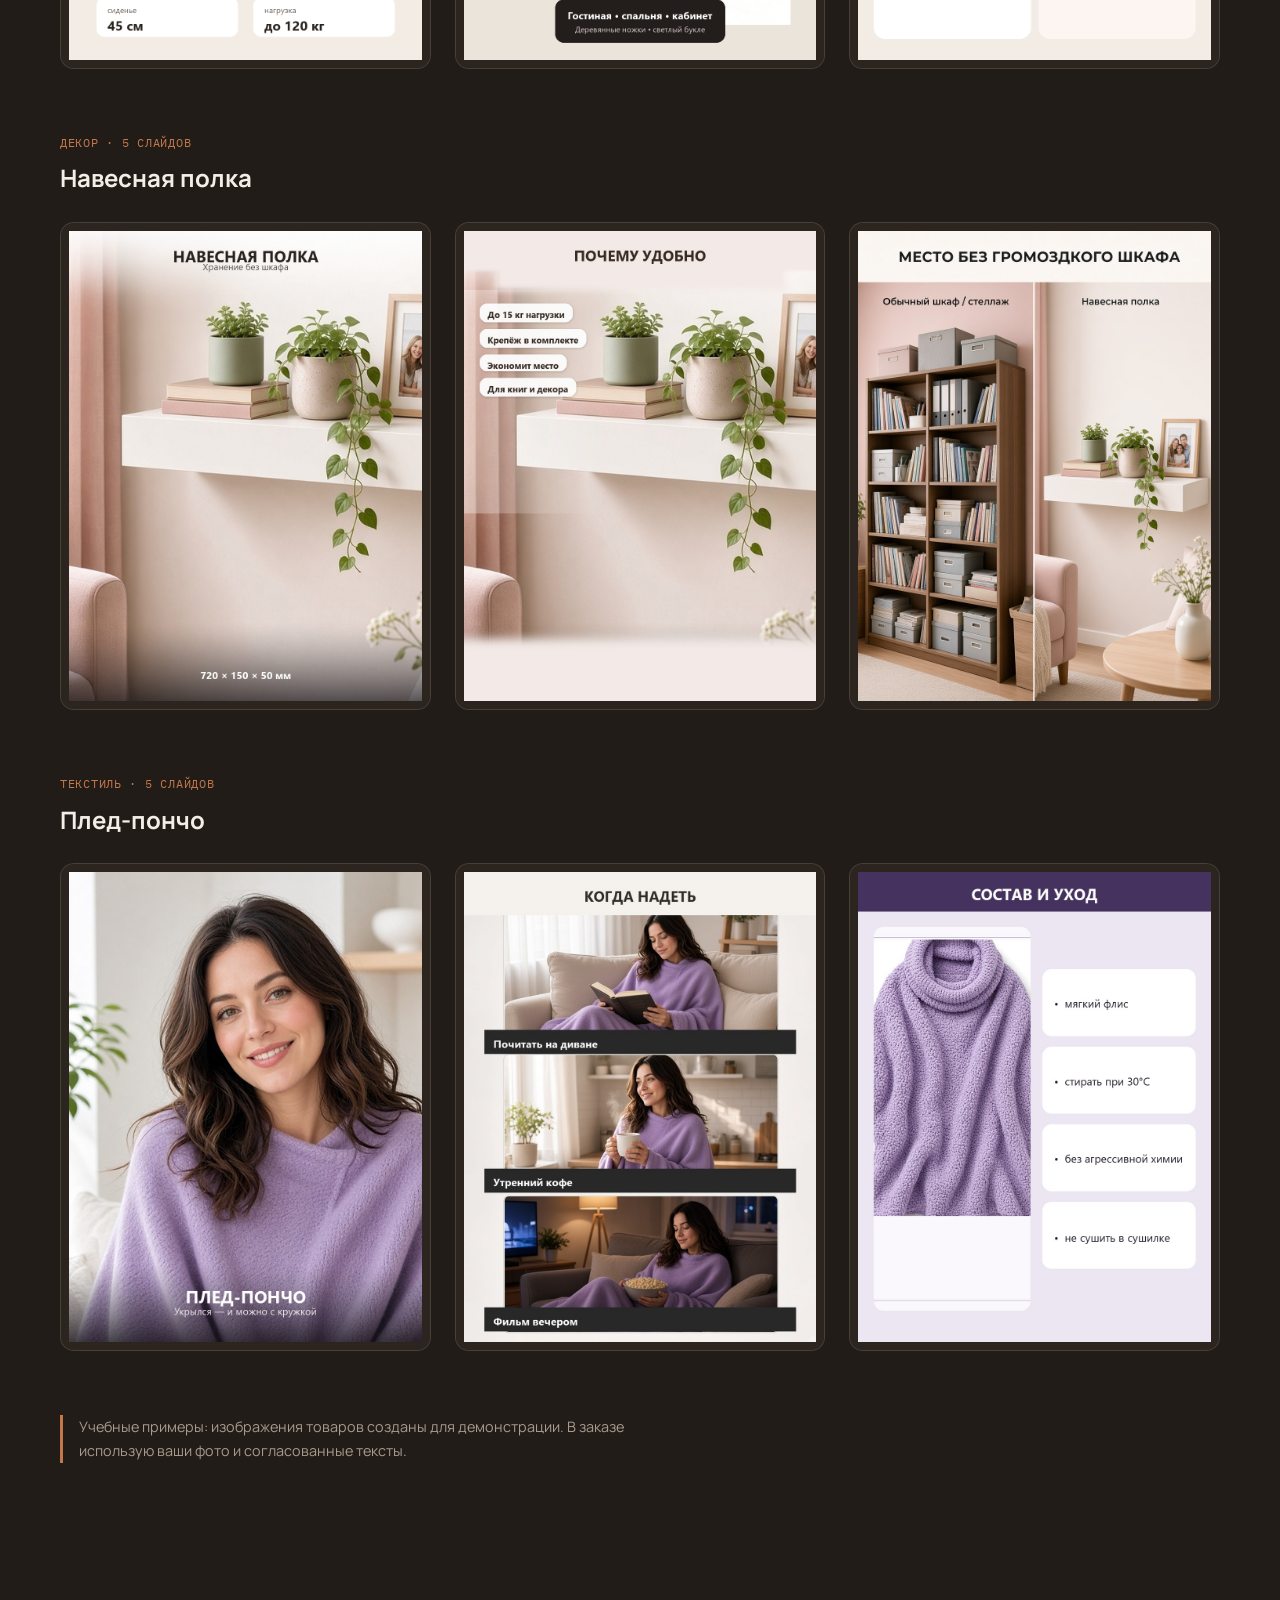
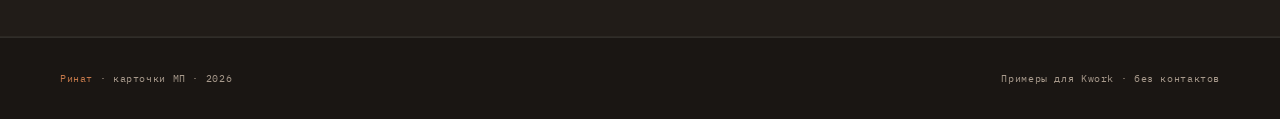
<file: public/showcase/mp/index.html>
<!DOCTYPE html>
<html lang="ru" data-theme="neon">
<head>
  <meta charset="UTF-8">
  <meta name="viewport" content="width=device-width, initial-scale=1.0">
  <title>Примеры карточек Wildberries и Ozon</title>
  <meta name="description" content="Слайды 3:4 для маркетплейсов: мебель, декор, текстиль. Учебные кейсы по ТЗ Kwork, без контактов исполнителя.">
  <meta name="robots" content="noindex">
  <link rel="preload" href="../../fonts/manrope-400-800-cyrillic.woff2" as="font" type="font/woff2" crossorigin>
  <link rel="preload" href="../../fonts/manrope-400-800-latin.woff2" as="font" type="font/woff2" crossorigin>
  <link rel="stylesheet" href="../../css/fonts.css">
  <link rel="stylesheet" href="../../css/styles.css">
  <link rel="stylesheet" href="../../css/neon.css">
  <link rel="stylesheet" href="../../css/marketplace.css">
</head>
<body class="page-showcase page-marketplace">

  <header class="header header--minimal" id="header">
    <div class="container header__inner">
      <a href="#" class="logo">
        <div class="logo__mark" aria-hidden="true"></div>
        <div class="logo__text">
          <span class="logo__name">Ринат</span>
          <span class="logo__tag">карточки WB/Ozon</span>
        </div>
      </a>
      <nav class="nav" id="nav">
        <a href="#packages">Пакеты</a>
        <a href="#cases">Слайды</a>
      </nav>
      <div class="header__actions">
        <span class="btn btn--ghost btn--static">Только демо · Kwork</span>
      </div>
      <button class="menu-toggle" id="menuToggle" aria-label="Меню">Меню</button>
    </div>
  </header>

  <div class="container">
    <p class="kwork-banner reveal"><strong>Для отклика на Kwork</strong> — примеры карточек маркетплейса. Без Telegram, почты, телефона и форм. Связь — через биржу.</p>
  </div>

  <section class="showcase-page-hero">
    <div class="container reveal">
      <h1 class="showcase-page-hero__title">Карточки товаров для Wildberries и Ozon</h1>
      <p class="showcase-page-hero__text">Собираю серию слайдов для товара: понятная обложка, характеристики, выгоды и детали. Ниже — пять учебных примеров: техника, парфюмерия, мебель, декор и текстиль.</p>
    </div>
  </section>

  <section class="section" id="packages">
    <div class="container">
      <div class="section__head reveal">
        <div class="section__index">01</div>
        <div class="section__head-text">
          <div class="section__label">Стоимость</div>
          <h2 class="section__title">Форматы и цены</h2>
          <p class="section__text">Точную цену назову после обсуждения товара и числа слайдов. Заказ оформляется на Kwork.</p>
        </div>
      </div>
      <div class="packages-grid packages-grid--2 reveal">
        <article class="package-card">
          <div class="package-card__head">
            <span class="package-card__tier">Мини</span>
            <span class="package-card__term">3 слайда</span>
          </div>
          <h3 class="package-card__title">Обложка и 2 слайда</h3>
          <p class="package-card__price">от 3 000 ₽</p>
          <ul class="package-card__list">
            <li>Обложка + инфографика</li>
            <li>WB/Ozon, вертикаль 3:4</li>
          </ul>
          <p class="package-card__note">Заказ через биржу Kwork</p>
        </article>
        <article class="package-card package-card--featured">
          <div class="package-card__head">
            <span class="package-card__tier">Стандарт</span>
            <span class="package-card__term">6–8 слайдов</span>
          </div>
          <h3 class="package-card__title">Полная серия слайдов</h3>
          <p class="package-card__price">от 8 000 ₽</p>
          <ul class="package-card__list">
            <li>Товар в использовании, характеристики и уход</li>
            <li>Сцены на основе фото вашего товара</li>
          </ul>
          <p class="package-card__note">Заказ через биржу Kwork</p>
        </article>
      </div>
    </div>
  </section>

  <section class="section section--ink" id="cases">
    <div class="container">
      <div class="section__head reveal">
        <div class="section__index">02</div>
        <div class="section__head-text">
          <div class="section__label">Примеры</div>
          <h2 class="section__title">Примеры слайдов</h2>
        </div>
      </div>
      <p class="mp-slides-hint reveal">Нажмите на слайд — откроется в полном размере.</p>

      <article class="mp-case reveal">
        <div class="mp-case__head">
      <article class="mp-case reveal">
        <div class="mp-case__head">
          <div class="mp-case__tags">Техника · 6 слайдов</div>
          <h3 class="mp-case__title">Портативный блендер</h3>
        </div>
        <div class="mp-slides">
          <figure class="mp-slide"><img src="../../images/marketplace/case5/01_cover.jpg?v=20261027m" alt="" loading="lazy" width="450" height="600"></figure>
          <figure class="mp-slide"><img src="../../images/marketplace/case5/02_lifestyle.jpg" alt="" loading="lazy" width="450" height="600"></figure>
          <figure class="mp-slide"><img src="../../images/marketplace/case5/04_benefits.jpg?v=20261027f" alt="" loading="lazy" width="450" height="600"></figure>
        </div>
      </article>

      <article class="mp-case reveal">
        <div class="mp-case__head">
          <div class="mp-case__tags">Парфюм · 5 слайдов</div>
          <h3 class="mp-case__title">Духи с пирамидой нот</h3>
        </div>
        <div class="mp-slides">
          <figure class="mp-slide"><img src="../../images/marketplace/case4/01_cover_pyramid.jpg" alt="" loading="lazy" width="450" height="600"></figure>
          <figure class="mp-slide"><img src="../../images/marketplace/case4/03_notes.jpg?v=20261027f" alt="" loading="lazy" width="450" height="600"></figure>
          <figure class="mp-slide"><img src="../../images/marketplace/case4/04_benefits.jpg?v=20261027f" alt="" loading="lazy" width="450" height="600"></figure>
        </div>
      </article>

      <article class="mp-case reveal">
        <div class="mp-case__head">
          <div class="mp-case__tags">Мебель · примеры слайдов</div>
          <h3 class="mp-case__title">Мягкое кресло</h3>
        </div>
        <div class="mp-slides">
          <figure class="mp-slide"><img src="../../images/marketplace/case1/02_dimensions.png?v=20261027f" alt="" loading="lazy" width="450" height="600"></figure>
          <figure class="mp-slide"><img src="../../images/marketplace/case1/04_benefits.png?v=20261106h" alt="" loading="lazy" width="450" height="600"></figure>
          <figure class="mp-slide"><img src="../../images/marketplace/case1/07_compare.png?v=20261027f" alt="" loading="lazy" width="450" height="600"></figure>
        </div>
      </article>

      <article class="mp-case reveal">
        <div class="mp-case__head">
          <div class="mp-case__tags">Декор · 5 слайдов</div>
          <h3 class="mp-case__title">Навесная полка</h3>
        </div>
        <div class="mp-slides">
          <figure class="mp-slide"><img src="../../images/marketplace/case2/01_cover.jpg?v=20261027m" alt="" loading="lazy" width="450" height="600"></figure>
          <figure class="mp-slide"><img src="../../images/marketplace/case2/04_benefits.jpg?v=20261027p" alt="" loading="lazy" width="450" height="600"></figure>
          <figure class="mp-slide"><img src="../../images/marketplace/case2/05_compare.jpg?v=20261027f" alt="" loading="lazy" width="450" height="600"></figure>
        </div>
      </article>

      <article class="mp-case reveal">
        <div class="mp-case__head">
          <div class="mp-case__tags">Текстиль · 5 слайдов</div>
          <h3 class="mp-case__title">Плед-пончо</h3>
        </div>
        <div class="mp-slides">
          <figure class="mp-slide"><img src="../../images/marketplace/case3/01_cover.jpg?v=20261027m" alt="" loading="lazy" width="450" height="600"></figure>
          <figure class="mp-slide"><img src="../../images/marketplace/case3/04_scenarios.jpg?v=20261027f" alt="" loading="lazy" width="450" height="600"></figure>
          <figure class="mp-slide"><img src="../../images/marketplace/case3/05_care.jpg?v=20261027k" alt="" loading="lazy" width="450" height="600"></figure>
        </div>
      </article>

      <p class="mp-disclaimer reveal">Учебные примеры: изображения товаров созданы для демонстрации. В заказе использую ваши фото и согласованные тексты.</p>
    </div>
  </section>

  <footer class="footer footer--minimal">
    <div class="container footer__inner">
      <span><span class="footer__brand">Ринат</span> · карточки МП · 2026</span>
      <span>Примеры для Kwork · без контактов</span>
    </div>
  </footer>


  <script src="../../js/marketplace-lightbox.js"></script>
  <script src="../../js/main.js"></script>
</body>
</html>
</file>
<file: css/styles.css>
/* ── SIGNAL brand system ──────────────────────────────────────────
   Accent: one color only (#e07840 clay signal)
   Type: Syne (display) + DM Sans (body) + IBM Plex Mono (tags)
   Layout: editorial rows, production labels, warm ink background
   Ref: editorial portfolios 2026, Swiss grid, mono production tags
   ─────────────────────────────────────────────────────────────── */

:root {
  --ink: #0a0908;
  --ink-2: #12100e;
  --ink-3: #1a1714;
  --surface: #161412;
  --border: rgba(245, 240, 232, 0.09);
  --border-strong: rgba(245, 240, 232, 0.16);
  --text: #f5f0e8;
  --muted: #9a9088;
  --accent: #e07840;
  --accent-dim: rgba(224, 120, 64, 0.14);
  --accent-glow: rgba(224, 120, 64, 0.35);
  --shadow: 0 32px 80px rgba(0, 0, 0, 0.55);
  --radius: 4px;
  --radius-lg: 12px;
  --container: 1160px;
  --font-display: "Syne", system-ui, sans-serif;
  --font-body: "DM Sans", system-ui, sans-serif;
  --font-mono: "IBM Plex Mono", ui-monospace, monospace;
}

*,
*::before,
*::after {
  box-sizing: border-box;
}

html {
  scroll-behavior: smooth;
}

body {
  margin: 0;
  font-family: var(--font-body);
  background: var(--ink);
  color: var(--text);
  line-height: 1.65;
  -webkit-font-smoothing: antialiased;
  overflow-x: hidden;
}

body::before {
  content: "";
  position: fixed;
  inset: 0;
  pointer-events: none;
  z-index: 9999;
  opacity: 0.045;
  background-image: url("data:image/svg+xml,%3Csvg viewBox='0 0 256 256' xmlns='http://www.w3.org/2000/svg'%3E%3Cfilter id='n'%3E%3CfeTurbulence type='fractalNoise' baseFrequency='0.85' numOctaves='4' stitchTiles='stitch'/%3E%3C/filter%3E%3Crect width='100%25' height='100%25' filter='url(%23n)'/%3E%3C/svg%3E");
}

a {
  color: inherit;
  text-decoration: none;
}

.container {
  width: min(var(--container), calc(100% - 2.5rem));
  margin: 0 auto;
}

/* ── Header ─────────────────────────────────────────────────────── */

.header {
  position: fixed;
  top: 0;
  left: 0;
  right: 0;
  z-index: 100;
  border-bottom: 1px solid transparent;
  transition: border-color 0.3s, background 0.3s;
}

.header.is-scrolled {
  background: rgba(10, 9, 8, 0.88);
  backdrop-filter: blur(16px);
  border-bottom-color: var(--border);
}

.header__inner {
  display: flex;
  align-items: center;
  justify-content: space-between;
  gap: 1rem;
  min-height: 68px;
}

.logo {
  display: flex;
  align-items: center;
  gap: 0.75rem;
}

.logo__mark {
  width: 36px;
  height: 36px;
  border: 1px solid var(--border-strong);
  display: grid;
  place-items: center;
  position: relative;
}

.logo__mark::before {
  content: "";
  width: 10px;
  height: 10px;
  background: var(--accent);
  border-radius: 50%;
  box-shadow: 0 0 16px var(--accent-glow);
  animation: pulse 2.4s ease-in-out infinite;
}

@keyframes pulse {
  0%, 100% { opacity: 1; transform: scale(1); }
  50% { opacity: 0.65; transform: scale(0.88); }
}

.logo__text {
  display: flex;
  flex-direction: column;
  gap: 0;
}

.logo__name {
  font-family: var(--font-display);
  font-weight: 800;
  font-size: 1rem;
  letter-spacing: 0.06em;
  text-transform: uppercase;
  line-height: 1.1;
}

.logo__tag {
  font-family: var(--font-mono);
  font-size: 0.65rem;
  color: var(--muted);
  letter-spacing: 0.04em;
}

.nav {
  display: flex;
  gap: 0.25rem;
}

.nav a {
  font-family: var(--font-mono);
  font-size: 0.72rem;
  letter-spacing: 0.06em;
  text-transform: uppercase;
  color: var(--muted);
  padding: 0.45rem 0.75rem;
  border: 1px solid transparent;
  transition: color 0.2s, border-color 0.2s;
}

.nav a:hover {
  color: var(--text);
  border-color: var(--border);
}

.header__actions {
  display: flex;
  gap: 0.5rem;
}

.btn {
  display: inline-flex;
  align-items: center;
  justify-content: center;
  gap: 0.5rem;
  padding: 0.7rem 1.15rem;
  font-family: var(--font-mono);
  font-size: 0.72rem;
  font-weight: 500;
  letter-spacing: 0.06em;
  text-transform: uppercase;
  border: 1px solid var(--border-strong);
  transition: background 0.2s, border-color 0.2s, transform 0.2s;
}

.btn:hover {
  transform: translateY(-1px);
}

.btn--primary {
  background: var(--accent);
  border-color: var(--accent);
  color: var(--ink);
}

.btn--primary:hover {
  background: #eb8a52;
  border-color: #eb8a52;
}

.btn--ghost {
  background: transparent;
  color: var(--text);
}

.btn--ghost:hover {
  border-color: var(--accent);
  color: var(--accent);
}

.menu-toggle {
  display: none;
  background: none;
  border: 1px solid var(--border);
  color: var(--text);
  font-family: var(--font-mono);
  font-size: 0.75rem;
  padding: 0.4rem 0.6rem;
  cursor: pointer;
}

/* ── Hero ─────────────────────────────────────────────────────── */

.hero {
  position: relative;
  min-height: 100svh;
  display: flex;
  align-items: center;
  padding: 6.5rem 0 4rem;
  overflow: hidden;
  isolation: isolate;
}

.hero__rain {
  position: absolute;
  inset: 0;
  z-index: 0;
  opacity: 0.55;
  pointer-events: none;
}

.hero__scanlines {
  position: absolute;
  inset: 0;
  z-index: 1;
  pointer-events: none;
  background: repeating-linear-gradient(
    0deg,
    transparent,
    transparent 2px,
    rgba(0, 0, 0, 0.03) 2px,
    rgba(0, 0, 0, 0.03) 4px
  );
  opacity: 0.4;
}

.hero__scanlines::after {
  content: "";
  position: absolute;
  inset: 0;
  background: linear-gradient(
    180deg,
    transparent 0%,
    rgba(224, 120, 64, 0.03) 50%,
    transparent 100%
  );
  animation: scan-sweep 8s linear infinite;
}

@keyframes scan-sweep {
  0% { transform: translateY(-100%); }
  100% { transform: translateY(100%); }
}

.hero__grid-bg {
  position: absolute;
  inset: 0;
  z-index: 0;
  background-image:
    linear-gradient(var(--border) 1px, transparent 1px),
    linear-gradient(90deg, var(--border) 1px, transparent 1px);
  background-size: 64px 64px;
  mask-image: radial-gradient(ellipse 70% 60% at 50% 40%, black, transparent);
  pointer-events: none;
}

.hero__orb {
  position: absolute;
  top: -10%;
  right: -5%;
  z-index: 0;
  width: min(55vw, 520px);
  height: min(55vw, 520px);
  border-radius: 50%;
  background: radial-gradient(circle, var(--accent-glow), transparent 68%);
  filter: blur(40px);
  pointer-events: none;
  animation: orb-drift 12s ease-in-out infinite alternate;
}

@keyframes orb-drift {
  from { transform: translate(0, 0); }
  to { transform: translate(-40px, 30px); }
}

.hero__watermark {
  position: absolute;
  bottom: 5%;
  left: -2%;
  z-index: 0;
  font-family: var(--font-display);
  font-size: clamp(5rem, 16vw, 14rem);
  font-weight: 800;
  letter-spacing: -0.04em;
  color: transparent;
  -webkit-text-stroke: 1px rgba(245, 240, 232, 0.04);
  pointer-events: none;
  user-select: none;
  line-height: 0.85;
}

.hero__layout {
  position: relative;
  z-index: 2;
  display: grid;
  grid-template-columns: 1fr minmax(300px, 360px);
  gap: 2rem;
  align-items: start;
}

.hero__aside {
  display: flex;
  flex-direction: column;
  gap: 1rem;
}

/* Deploy console — hero aside */
.console-panel {
  border: 1px solid var(--border);
  background: var(--ink-2);
  overflow: hidden;
}

.console-panel__bar {
  display: flex;
  align-items: center;
  gap: 0.65rem;
  padding: 0.55rem 0.85rem;
  border-bottom: 1px solid var(--border);
  background: var(--ink-3);
}

.console-panel__dots {
  display: flex;
  gap: 4px;
}

.console-panel__dots i {
  width: 7px;
  height: 7px;
  border-radius: 50%;
  background: var(--border-strong);
  font-style: normal;
}

.console-panel__dots i:first-child {
  background: var(--accent);
}

.console-panel__title {
  font-family: var(--font-mono);
  font-size: 0.62rem;
  letter-spacing: 0.06em;
  color: var(--muted);
  text-transform: uppercase;
}

.console-panel__log {
  padding: 0.75rem 0.85rem 0;
  font-family: var(--font-mono);
  font-size: 0.65rem;
  line-height: 1.55;
  color: var(--muted);
  display: grid;
  gap: 0.15rem;
  border-bottom: 1px solid var(--border);
}

.console-panel__body {
  margin: 0;
  padding: 1rem 0.85rem;
  font-family: var(--font-mono);
  font-size: 0.68rem;
  line-height: 1.65;
  color: var(--muted);
  overflow-x: auto;
  white-space: pre;
}

.console-form {
  padding: 0.85rem;
  display: grid;
  gap: 0.65rem;
}

.console-form__field {
  display: grid;
  gap: 0.25rem;
}

.console-form__label {
  font-family: var(--font-mono);
  font-size: 0.62rem;
  letter-spacing: 0.06em;
  text-transform: lowercase;
}

.console-form__input {
  width: 100%;
  padding: 0.45rem 0.55rem;
  font-family: var(--font-mono);
  font-size: 0.72rem;
  color: var(--text);
  background: rgba(0, 0, 0, 0.25);
  border: 1px solid var(--border);
  border-left: 2px solid var(--border-strong);
  outline: none;
  transition: border-color 0.2s, box-shadow 0.2s;
}

.console-form__input::placeholder {
  color: rgba(154, 144, 136, 0.55);
}

.console-form__input:focus {
  border-color: rgba(224, 120, 64, 0.45);
  border-left-color: var(--accent);
  box-shadow: inset 0 0 0 1px rgba(224, 120, 64, 0.08);
}

.console-form__input--area {
  resize: vertical;
  min-height: 2.8rem;
  line-height: 1.45;
}

.console-form__submit {
  width: 100%;
  margin-top: 0.25rem;
  cursor: pointer;
  font-size: 0.68rem;
}

.console-panel__foot {
  display: flex;
  justify-content: space-between;
  align-items: center;
  padding: 0.55rem 0.85rem;
  border-top: 1px solid var(--border);
  font-family: var(--font-mono);
  font-size: 0.62rem;
  letter-spacing: 0.06em;
  text-transform: uppercase;
}

.console-panel__status {
  color: var(--accent);
}

.console-panel__meta {
  color: var(--muted);
}

.console-line {
  display: block;
}

.console-line--dim {
  color: rgba(154, 144, 136, 0.65);
}

.console-prompt {
  color: var(--accent);
  user-select: none;
}

.console-prompt::before {
  content: ">";
  margin-right: 0.35rem;
  opacity: 0.7;
}

.console-ok {
  color: var(--accent);
}

.console-dim {
  color: rgba(154, 144, 136, 0.75);
}

.glitch {
  animation: glitch-shift 5s infinite;
}

.glitch::before,
.glitch::after {
  content: attr(data-text);
  position: absolute;
  top: 0;
  left: 0;
  width: 100%;
  height: 100%;
  opacity: 0;
}

.glitch::before {
  color: var(--accent);
  animation: glitch-1 5s infinite;
  clip-path: inset(0 0 70% 0);
}

.glitch::after {
  color: rgba(245, 240, 232, 0.6);
  animation: glitch-2 5s infinite;
  clip-path: inset(60% 0 0 0);
}

@keyframes glitch-shift {
  0%, 88%, 100% { transform: none; }
  89% { transform: skewX(-2deg); }
  90% { transform: skewX(1deg); }
  91% { transform: none; }
}

@keyframes glitch-1 {
  0%, 88%, 100% { opacity: 0; transform: none; }
  89% { opacity: 0.7; transform: translateX(-3px); }
  90% { opacity: 0; }
}

@keyframes glitch-2 {
  0%, 90%, 100% { opacity: 0; transform: none; }
  91% { opacity: 0.5; transform: translateX(3px); }
  92% { opacity: 0; }
}

.hero__main {
  max-width: 720px;
}

.prod-label {
  display: inline-flex;
  align-items: center;
  gap: 0.5rem;
  font-family: var(--font-mono);
  font-size: 0.68rem;
  letter-spacing: 0.1em;
  text-transform: uppercase;
  color: var(--accent);
  margin-bottom: 1.25rem;
}

.prod-label::before {
  content: "";
  width: 24px;
  height: 1px;
  background: var(--accent);
}

.hero__title {
  font-family: var(--font-display);
  font-size: clamp(2.8rem, 6.5vw, 5rem);
  font-weight: 800;
  line-height: 0.95;
  letter-spacing: -0.03em;
  margin: 0 0 1.25rem;
}

.hero__title em.glitch {
  font-style: normal;
  color: var(--accent);
  position: relative;
  display: inline-block;
}

.hero__lead {
  max-width: 52ch;
  color: var(--muted);
  font-size: 1.05rem;
  margin: 0 0 2rem;
}

.hero__actions {
  display: flex;
  flex-wrap: wrap;
  gap: 0.75rem;
  margin-bottom: 3rem;
}

.hero__meta {
  display: flex;
  flex-wrap: wrap;
  gap: 2rem;
  padding-top: 2rem;
  border-top: 1px solid var(--border);
}

.meta-item__val {
  font-family: var(--font-display);
  font-size: 1.75rem;
  font-weight: 800;
  letter-spacing: -0.02em;
  line-height: 1;
  margin-bottom: 0.35rem;
}

.meta-item__lbl {
  font-family: var(--font-mono);
  font-size: 0.65rem;
  letter-spacing: 0.08em;
  text-transform: uppercase;
  color: var(--muted);
}

.hero__dock {
  border: 1px solid var(--border);
  background: var(--ink-2);
  padding: 0;
}

.dock__head {
  display: flex;
  align-items: center;
  justify-content: space-between;
  padding: 0.65rem 1rem;
  border-bottom: 1px solid var(--border);
  font-family: var(--font-mono);
  font-size: 0.65rem;
  letter-spacing: 0.08em;
  text-transform: uppercase;
  color: var(--muted);
}

.dock__dots {
  display: flex;
  gap: 4px;
}

.dock__dots span {
  width: 6px;
  height: 6px;
  border-radius: 50%;
  background: var(--border-strong);
}

.dock__dots span:first-child { background: var(--accent); }

.dock__body {
  padding: 1rem;
  display: grid;
  gap: 0;
}

.dock__row {
  display: grid;
  grid-template-columns: 28px 1fr;
  gap: 0.75rem;
  padding: 0.85rem 0;
  border-bottom: 1px solid var(--border);
  align-items: start;
}

.dock__row:last-child {
  border-bottom: 0;
}

.dock__num {
  font-family: var(--font-mono);
  font-size: 0.65rem;
  color: var(--accent);
  padding-top: 0.15rem;
}

.dock__row strong {
  display: block;
  font-size: 0.92rem;
  margin-bottom: 0.2rem;
}

.dock__row span {
  font-size: 0.82rem;
  color: var(--muted);
  line-height: 1.45;
}

/* ── Marquee ────────────────────────────────────────────────────── */

.marquee-wrap {
  border-block: 1px solid var(--border);
  background: var(--ink-2);
  overflow: hidden;
  padding: 0.85rem 0;
}

.marquee {
  display: flex;
  width: max-content;
  animation: marquee 28s linear infinite;
}

.marquee__track {
  display: flex;
  align-items: center;
  gap: 2.5rem;
  padding-right: 2.5rem;
}

.marquee__item {
  font-family: var(--font-mono);
  font-size: 0.72rem;
  letter-spacing: 0.12em;
  text-transform: uppercase;
  color: var(--muted);
  white-space: nowrap;
}

.marquee__item::after {
  content: "◆";
  margin-left: 2.5rem;
  color: var(--accent);
  font-size: 0.5rem;
  vertical-align: middle;
}

@keyframes marquee {
  from { transform: translateX(0); }
  to { transform: translateX(-50%); }
}

/* ── Sections ───────────────────────────────────────────────────── */

.section {
  padding: 5rem 0;
}

.section--ink {
  background: var(--ink-2);
  border-block: 1px solid var(--border);
}

.section__head {
  display: grid;
  grid-template-columns: auto 1fr;
  gap: 2rem;
  align-items: end;
  margin-bottom: 3rem;
  padding-bottom: 1.5rem;
  border-bottom: 1px solid var(--border);
}

.section__index {
  font-family: var(--font-display);
  font-size: clamp(3rem, 8vw, 5.5rem);
  font-weight: 800;
  line-height: 0.85;
  letter-spacing: -0.04em;
  color: var(--ink-3);
  -webkit-text-stroke: 1px var(--border-strong);
}

.section__head-text {
  max-width: 560px;
}

.section__label {
  font-family: var(--font-mono);
  font-size: 0.68rem;
  letter-spacing: 0.12em;
  text-transform: uppercase;
  color: var(--accent);
  margin-bottom: 0.5rem;
}

.section__title {
  margin: 0 0 0.65rem;
  font-family: var(--font-display);
  font-size: clamp(1.6rem, 3vw, 2.2rem);
  font-weight: 700;
  letter-spacing: -0.02em;
}

.section__text {
  margin: 0;
  color: var(--muted);
  font-size: 0.95rem;
}

/* ── Service rows (editorial) ───────────────────────────────────── */

.service-rows {
  display: grid;
  gap: 0;
}

.service-row {
  display: grid;
  grid-template-columns: 56px 1fr auto;
  gap: 1.5rem;
  align-items: center;
  padding: 1.75rem 0;
  border-bottom: 1px solid var(--border);
  transition: padding-left 0.25s ease;
}

.service-row:first-child {
  border-top: 1px solid var(--border);
}

.service-row:hover {
  padding-left: 0.5rem;
}

.service-row__num {
  font-family: var(--font-mono);
  font-size: 0.72rem;
  color: var(--accent);
}

.service-row__title {
  margin: 0 0 0.3rem;
  font-family: var(--font-display);
  font-size: 1.25rem;
  font-weight: 700;
}

.service-row__desc {
  margin: 0;
  color: var(--muted);
  font-size: 0.92rem;
  max-width: 52ch;
}

.service-row__tag {
  font-family: var(--font-mono);
  font-size: 0.65rem;
  letter-spacing: 0.08em;
  text-transform: uppercase;
  color: var(--muted);
  border: 1px solid var(--border);
  padding: 0.35rem 0.65rem;
  white-space: nowrap;
}

/* ── Kwork packages ──────────────────────────────────────────────── */

.packages-grid {
  display: grid;
  grid-template-columns: repeat(3, 1fr);
  gap: 1.25rem;
}

.packages-grid--2 {
  grid-template-columns: repeat(2, 1fr);
}

.packages__group {
  font-family: var(--font-mono);
  font-size: 0.68rem;
  letter-spacing: 0.1em;
  text-transform: uppercase;
  color: var(--accent);
  margin: 0 0 1rem;
}

.packages__group:not(:first-of-type) {
  margin-top: 2.25rem;
}

.package-card {
  display: flex;
  flex-direction: column;
  gap: 0.85rem;
  padding: 1.35rem 1.25rem 1.4rem;
  border: 1px solid var(--border);
  background: var(--ink-2);
  transition: border-color 0.25s, transform 0.25s;
}

.package-card:hover {
  border-color: var(--border-strong);
  transform: translateY(-2px);
}

.package-card--featured {
  border-color: rgba(224, 120, 64, 0.35);
  background:
    linear-gradient(160deg, rgba(224, 120, 64, 0.06), transparent 45%),
    var(--ink-2);
}

.package-card__head {
  display: flex;
  align-items: center;
  justify-content: space-between;
  gap: 0.5rem;
}

.package-card__tier {
  font-family: var(--font-mono);
  font-size: 0.62rem;
  letter-spacing: 0.08em;
  text-transform: uppercase;
  color: var(--accent);
}

.package-card__term {
  font-family: var(--font-mono);
  font-size: 0.6rem;
  color: var(--muted);
}

.package-card__title {
  margin: 0;
  font-family: var(--font-display);
  font-size: 1.15rem;
  font-weight: 700;
}

.package-card__price {
  margin: 0;
  font-family: var(--font-display);
  font-size: 1.5rem;
  font-weight: 800;
  color: var(--text);
}

.package-card__list {
  margin: 0;
  padding: 0;
  list-style: none;
  display: grid;
  gap: 0.45rem;
  flex: 1;
}

.package-card__list li {
  position: relative;
  padding-left: 1rem;
  font-size: 0.84rem;
  color: var(--muted);
  line-height: 1.45;
}

.package-card__list li::before {
  content: "→";
  position: absolute;
  left: 0;
  color: var(--accent);
  font-size: 0.75rem;
}

.package-card__link {
  margin-top: auto;
  font-family: var(--font-mono);
  font-size: 0.72rem;
  letter-spacing: 0.04em;
  color: var(--text);
  text-decoration: none;
  padding-top: 0.75rem;
  border-top: 1px solid var(--border);
  transition: color 0.2s;
}

.package-card__link:hover {
  color: var(--accent);
}

.package-card__note {
  margin: auto 0 0;
  padding-top: 0.75rem;
  border-top: 1px solid var(--border);
  font-family: var(--font-mono);
  font-size: 0.68rem;
  letter-spacing: 0.04em;
  color: var(--muted);
}

.packages__note {
  margin: 1.75rem 0 0;
  font-size: 0.85rem;
  color: var(--muted);
  text-align: center;
}

.packages__note-link {
  color: var(--accent);
  text-decoration: none;
  border-bottom: 1px solid rgba(224, 120, 64, 0.35);
}

.packages__note-link:hover {
  border-bottom-color: var(--accent);
}

/* ── Case rows (editorial) ─────────────────────────────────────── */

.case-list {
  display: grid;
  gap: 0;
}

.case-row {
  display: grid;
  grid-template-columns: 56px 1fr auto;
  gap: 1.5rem;
  align-items: center;
  padding: 1.5rem 0;
  border-bottom: 1px solid var(--border);
  transition: background 0.2s;
}

.case-row:first-child {
  border-top: 1px solid var(--border);
}

.case-row:hover {
  background: rgba(224, 120, 64, 0.04);
}

.case-row__num {
  font-family: var(--font-mono);
  font-size: 0.72rem;
  color: var(--muted);
}

.case-row:hover .case-row__num {
  color: var(--accent);
}

.case-row__body {
  min-width: 0;
}

.case-row__tags {
  font-family: var(--font-mono);
  font-size: 0.62rem;
  letter-spacing: 0.08em;
  text-transform: uppercase;
  color: var(--accent);
  margin-bottom: 0.35rem;
}

.case-row__title {
  margin: 0 0 0.25rem;
  font-family: var(--font-display);
  font-size: 1.15rem;
  font-weight: 700;
}

.case-row__desc {
  margin: 0;
  color: var(--muted);
  font-size: 0.88rem;
}

.case-row__link {
  font-family: var(--font-mono);
  font-size: 0.68rem;
  letter-spacing: 0.06em;
  text-transform: uppercase;
  color: var(--text);
  border: 1px solid var(--border-strong);
  padding: 0.5rem 0.85rem;
  white-space: nowrap;
  transition: border-color 0.2s, color 0.2s;
}

.case-row__link:hover {
  border-color: var(--accent);
  color: var(--accent);
}

.case-row__link--muted {
  cursor: default;
  color: var(--muted);
  border-color: var(--border);
}

.case-row__link--muted:hover {
  color: var(--muted);
  border-color: var(--border);
}

/* ── Visual showcase ─────────────────────────────────────────────── */

.showcase {
  display: grid;
  grid-template-columns: repeat(2, 1fr);
  gap: 1.25rem;
}

.showcase__card {
  display: flex;
  flex-direction: column;
  border: 1px solid var(--border);
  background: var(--ink-2);
  transition: border-color 0.25s, transform 0.25s;
  overflow: hidden;
}

a.showcase__card:hover {
  border-color: var(--accent);
  transform: translateY(-3px);
}

.showcase__group {
  font-family: var(--font-mono);
  font-size: 0.68rem;
  letter-spacing: 0.1em;
  text-transform: uppercase;
  color: var(--accent);
  margin: 0 0 1rem;
}

.showcase__group:not(:first-of-type) {
  margin-top: 2.5rem;
}

.showcase--bots {
  grid-template-columns: repeat(3, 1fr);
}

.browser__screen--tg {
  aspect-ratio: 4 / 5;
  padding: 0;
  background: #0e1621;
}

.tg-mock {
  display: flex;
  flex-direction: column;
  height: 100%;
  font-size: 0.68rem;
  line-height: 1.45;
}

.tg-mock__head {
  display: flex;
  align-items: center;
  gap: 0.55rem;
  padding: 0.55rem 0.65rem;
  background: #17212b;
  border-bottom: 1px solid rgba(255, 255, 255, 0.05);
}

.tg-mock__avatar {
  width: 28px;
  height: 28px;
  border-radius: 50%;
  background: linear-gradient(135deg, #e07840, #c96a38);
  display: grid;
  place-items: center;
  font-family: var(--font-mono);
  font-size: 0.55rem;
  font-weight: 600;
  color: #fff;
  flex-shrink: 0;
}

.tg-mock__avatar--ai {
  background: linear-gradient(135deg, #5eb8ff, #3d8cc7);
}

.tg-mock__avatar--svc {
  background: linear-gradient(135deg, #6b7280, #4b5563);
}

.tg-mock__name {
  font-weight: 600;
  color: #f5f5f5;
  font-size: 0.72rem;
}

.tg-mock__meta {
  font-size: 0.58rem;
  color: #6d8395;
}

.tg-mock__body {
  flex: 1;
  padding: 0.55rem 0.5rem 0.65rem;
  display: flex;
  flex-direction: column;
  gap: 0.35rem;
  overflow: hidden;
  background:
    radial-gradient(circle at 100% 0%, rgba(94, 166, 255, 0.06), transparent 40%),
    #0e1621;
}

.tg-mock__day {
  align-self: center;
  font-size: 0.55rem;
  color: #6d8395;
  background: rgba(0, 0, 0, 0.2);
  padding: 0.15rem 0.45rem;
  border-radius: 999px;
  margin-bottom: 0.15rem;
}

.tg-mock__row {
  display: flex;
  max-width: 92%;
}

.tg-mock__row--in {
  align-self: flex-start;
}

.tg-mock__row--out {
  align-self: flex-end;
}

.tg-mock__bubble {
  padding: 0.4rem 0.55rem;
  border-radius: 10px 10px 10px 4px;
  background: #182533;
  color: #e8edf2;
  word-break: break-word;
}

.tg-mock__row--out .tg-mock__bubble {
  background: #2b5278;
  border-radius: 10px 10px 4px 10px;
}

.tg-mock__bubble--ok {
  background: #1a2e1f;
  border: 1px solid rgba(76, 175, 80, 0.25);
  color: #a5d6a7;
}

.tg-mock__bubble strong {
  font-weight: 600;
  color: #fff;
}

.tg-mock__bubble b {
  color: #7ec8ff;
}

.tg-mock__muted {
  display: block;
  margin-top: 0.25rem;
  color: #8fa4b5;
  font-size: 0.62rem;
}

.tg-mock__keys {
  display: grid;
  grid-template-columns: repeat(3, 1fr);
  gap: 0.25rem;
  margin: 0.15rem 0;
}

.tg-mock__keys--2 {
  grid-template-columns: 1fr 1fr;
}

.tg-mock__keys span {
  text-align: center;
  padding: 0.3rem 0.25rem;
  background: rgba(43, 82, 120, 0.35);
  border: 1px solid rgba(94, 166, 255, 0.15);
  border-radius: 6px;
  color: #7ec8ff;
  font-size: 0.58rem;
}

.showcase__card--wide {
  grid-column: 1 / -1;
}

.showcase__card--ui {
  cursor: default;
}

.browser {
  display: flex;
  flex-direction: column;
}

.browser__bar {
  display: flex;
  align-items: center;
  gap: 0.75rem;
  padding: 0.55rem 0.85rem;
  border-bottom: 1px solid var(--border);
  background: var(--ink-3);
}

.browser__dots {
  display: flex;
  gap: 4px;
}

.browser__dots i {
  width: 7px;
  height: 7px;
  border-radius: 50%;
  background: var(--border-strong);
  font-style: normal;
}

.browser__dots i:first-child { background: var(--accent); }

.browser__url {
  font-family: var(--font-mono);
  font-size: 0.62rem;
  letter-spacing: 0.04em;
  color: var(--muted);
  overflow: hidden;
  text-overflow: ellipsis;
  white-space: nowrap;
}

.browser__screen {
  aspect-ratio: 16 / 10;
  overflow: hidden;
  background: var(--ink);
}

.browser__screen img {
  width: 100%;
  height: 100%;
  object-fit: cover;
  object-position: top center;
  transition: transform 0.5s cubic-bezier(0.22, 1, 0.36, 1);
}

a.showcase__card:hover .browser__screen img {
  transform: scale(1.03);
}

.browser__screen--chat {
  display: flex;
  align-items: center;
  justify-content: center;
  padding: 1.25rem;
  background:
    radial-gradient(circle at 30% 20%, var(--accent-dim), transparent 50%),
    var(--ink);
}

.chat-mock {
  width: 100%;
  max-width: 280px;
  display: grid;
  gap: 0.55rem;
}

.chat-mock__bubble {
  padding: 0.55rem 0.75rem;
  border-radius: 12px 12px 12px 4px;
  font-size: 0.78rem;
  line-height: 1.4;
  max-width: 92%;
}

.chat-mock__bubble--bot {
  background: var(--ink-3);
  border: 1px solid var(--border);
  color: var(--text);
}

.chat-mock__bubble--user {
  justify-self: end;
  background: var(--accent-dim);
  border: 1px solid rgba(224, 120, 64, 0.25);
  color: var(--text);
  border-radius: 12px 12px 4px 12px;
}

.chat-mock__status {
  font-family: var(--font-mono);
  font-size: 0.62rem;
  letter-spacing: 0.06em;
  color: var(--accent);
  text-align: center;
  padding-top: 0.35rem;
}

.showcase__caption {
  display: grid;
  gap: 0.2rem;
  padding: 1rem 1.1rem 1.15rem;
  border-top: 1px solid var(--border);
}

.showcase__tag {
  font-family: var(--font-mono);
  font-size: 0.62rem;
  letter-spacing: 0.08em;
  text-transform: uppercase;
  color: var(--accent);
}

.showcase__caption strong {
  font-family: var(--font-display);
  font-size: 1.05rem;
  font-weight: 700;
}

.showcase__caption span:last-child {
  font-size: 0.82rem;
  color: var(--muted);
}

.showcase__note {
  margin: 1.5rem 0 0;
  font-family: var(--font-mono);
  font-size: 0.68rem;
  letter-spacing: 0.06em;
  color: var(--muted);
}

.showcase__note-link {
  color: var(--accent);
  border-bottom: 1px solid rgba(224, 120, 64, 0.35);
}

.showcase__note-link:hover {
  border-bottom-color: var(--accent);
}

/* ── Stack grid ─────────────────────────────────────────────────── */

.stack-grid {
  display: grid;
  grid-template-columns: repeat(auto-fill, minmax(140px, 1fr));
  gap: 1px;
  background: var(--border);
  border: 1px solid var(--border);
}

.stack-cell {
  background: var(--ink);
  padding: 1.1rem 1rem;
  font-family: var(--font-mono);
  font-size: 0.72rem;
  letter-spacing: 0.04em;
  color: var(--muted);
  transition: color 0.2s, background 0.2s;
}

.stack-cell:hover {
  background: var(--accent-dim);
  color: var(--text);
}

/* ── Process ────────────────────────────────────────────────────── */

.process-grid {
  display: grid;
  grid-template-columns: repeat(4, 1fr);
  gap: 1px;
  background: var(--border);
  border: 1px solid var(--border);
}

.process-step {
  background: var(--ink);
  padding: 1.5rem;
}

.process-step__num {
  font-family: var(--font-display);
  font-size: 2.5rem;
  font-weight: 800;
  color: var(--ink-3);
  -webkit-text-stroke: 1px var(--border-strong);
  line-height: 1;
  margin-bottom: 1rem;
}

.process-step__title {
  margin: 0 0 0.4rem;
  font-family: var(--font-display);
  font-size: 1rem;
  font-weight: 700;
}

.process-step__text {
  margin: 0;
  color: var(--muted);
  font-size: 0.85rem;
}

/* ── CTA ────────────────────────────────────────────────────────── */

.cta {
  padding: 5rem 0 6rem;
}

.cta__panel {
  position: relative;
  border: 1px solid var(--border-strong);
  padding: clamp(2rem, 5vw, 3.5rem);
  overflow: hidden;
}

.cta__panel::before {
  content: "";
  position: absolute;
  top: 0;
  left: 0;
  width: 4px;
  height: 100%;
  background: var(--accent);
}

.cta__panel::after {
  content: "CONTACT";
  position: absolute;
  right: -1rem;
  bottom: -1.5rem;
  font-family: var(--font-display);
  font-size: clamp(4rem, 12vw, 8rem);
  font-weight: 800;
  color: transparent;
  -webkit-text-stroke: 1px rgba(245, 240, 232, 0.05);
  pointer-events: none;
}

.cta__title {
  margin: 0 0 0.65rem;
  font-family: var(--font-display);
  font-size: clamp(1.8rem, 4vw, 2.8rem);
  font-weight: 800;
  letter-spacing: -0.02em;
  max-width: 16ch;
}

.cta__text {
  margin: 0 0 2rem;
  color: var(--muted);
  max-width: 46ch;
}

.cta__actions {
  display: flex;
  flex-wrap: wrap;
  gap: 0.75rem;
}

/* ── Footer ─────────────────────────────────────────────────────── */

.footer {
  padding: 1.5rem 0 2rem;
  border-top: 1px solid var(--border);
}

.footer__inner {
  display: flex;
  justify-content: space-between;
  align-items: center;
  gap: 1rem;
  flex-wrap: wrap;
  font-family: var(--font-mono);
  font-size: 0.65rem;
  letter-spacing: 0.06em;
  color: var(--muted);
}

.footer__brand {
  color: var(--accent);
}

/* ── Reveal ─────────────────────────────────────────────────────── */

.reveal {
  opacity: 0;
  transform: translateY(24px);
  transition: opacity 0.7s cubic-bezier(0.22, 1, 0.36, 1),
    transform 0.7s cubic-bezier(0.22, 1, 0.36, 1);
}

.reveal.is-visible {
  opacity: 1;
  transform: translateY(0);
}

/* ── Responsive ─────────────────────────────────────────────────── */

@media (max-width: 960px) {
  .nav,
  .header__actions .btn--ghost {
    display: none;
  }

  .menu-toggle {
    display: block;
  }

  .nav.is-open {
    display: flex;
    flex-direction: column;
    position: fixed;
    top: 68px;
    left: 0;
    right: 0;
    padding: 1rem;
    background: rgba(10, 9, 8, 0.97);
    border-bottom: 1px solid var(--border);
  }

  .hero__layout {
    grid-template-columns: 1fr;
  }

  .hero__aside {
    order: -1;
  }

  .console-panel {
    max-width: 100%;
  }

  .service-row,
  .case-row {
    grid-template-columns: 40px 1fr;
  }

  .service-row__tag,
  .case-row__link {
    grid-column: 2;
    justify-self: start;
    margin-top: 0.5rem;
  }

  .section__head {
    grid-template-columns: 1fr;
    gap: 0.75rem;
  }

  .process-grid {
    grid-template-columns: 1fr 1fr;
  }

  .showcase {
    grid-template-columns: 1fr;
  }

  .showcase--bots {
    grid-template-columns: 1fr;
  }

  .packages-grid {
    grid-template-columns: 1fr;
  }

  .packages-grid--2 {
    grid-template-columns: 1fr;
  }

  .showcase__card--wide {
    grid-column: auto;
  }
}

@media (max-width: 520px) {
  .process-grid {
    grid-template-columns: 1fr;
  }

  .hero__meta {
    gap: 1.25rem;
  }
}

/* ── Showcase page (Kwork, no contacts) ─────────────────────────── */

.page-showcase {
  padding-top: 4.5rem;
}

.kwork-banner {
  margin: 0 0 2rem;
  padding: 0.75rem 1rem;
  border: 1px solid var(--border);
  background: var(--ink-2);
  font-family: var(--font-mono);
  font-size: 0.72rem;
  letter-spacing: 0.03em;
  color: var(--muted);
  text-align: center;
}

.kwork-banner strong {
  color: var(--accent);
  font-weight: 500;
}

.showcase-page-hero {
  padding: 2.5rem 0 3rem;
  border-bottom: 1px solid var(--border);
}

.showcase-page-hero__title {
  margin: 0 0 0.75rem;
  font-family: var(--font-display);
  font-size: clamp(1.75rem, 4vw, 2.5rem);
  font-weight: 800;
  letter-spacing: -0.02em;
}

.showcase-page-hero__text {
  margin: 0;
  max-width: 42rem;
  color: var(--muted);
  font-size: 1rem;
  line-height: 1.6;
}

.header--minimal .header__actions .btn--primary {
  display: none;
}

.footer--minimal {
  padding: 2rem 0;
  border-top: 1px solid var(--border);
  font-size: 0.82rem;
  color: var(--muted);
}

.footer--minimal a {
  color: var(--text);
  text-decoration: none;
}

.footer--minimal a:hover {
  color: var(--accent);
}

@media (prefers-reduced-motion: reduce) {
  .marquee { animation: none; }
  .hero__orb { animation: none; }
  .logo__mark::before { animation: none; }
  .hero__scanlines::after { animation: none; }
  .console-cursor { animation: none; opacity: 1; }
  .glitch,
  .glitch::before,
  .glitch::after { animation: none; }
  .hero__rain { display: none; }
  .reveal { opacity: 1; transform: none; transition: none; }
}
</file>
<file: css/neon.css>
/* v2 neon layer — orange accent + cyan accents, toggle via html[data-theme="neon"] */

html[data-theme="neon"] {
  --accent: #ff7139;
  --accent-dim: rgba(255, 113, 57, 0.18);
  --accent-glow: rgba(255, 113, 57, 0.55);
  --neon-cyan: #2ee8d0;
  --neon-cyan-dim: rgba(46, 232, 208, 0.12);
}

html[data-theme="neon"] body {
  background:
    radial-gradient(ellipse 80% 50% at 50% -20%, rgba(255, 113, 57, 0.07), transparent),
    radial-gradient(ellipse 60% 40% at 100% 50%, rgba(46, 232, 208, 0.04), transparent),
    var(--ink);
}

html[data-theme="neon"] .header.is-scrolled {
  box-shadow: 0 1px 0 rgba(255, 113, 57, 0.12), 0 0 32px rgba(255, 113, 57, 0.06);
}

html[data-theme="neon"] .nav a:hover {
  color: var(--accent);
  text-shadow: 0 0 14px var(--accent-glow);
  border-color: rgba(255, 113, 57, 0.2);
}

html[data-theme="neon"] .logo__mark {
  box-shadow:
    0 0 12px rgba(255, 113, 57, 0.5),
    0 0 28px rgba(255, 113, 57, 0.15),
    inset 0 0 8px rgba(255, 113, 57, 0.08);
  border-color: rgba(255, 113, 57, 0.45);
}

html[data-theme="neon"] .logo__mark::before {
  box-shadow:
    0 0 10px var(--accent),
    0 0 22px var(--accent-glow);
}

html[data-theme="neon"] .btn--primary {
  box-shadow:
    0 0 18px rgba(255, 113, 57, 0.45),
    0 0 36px rgba(255, 113, 57, 0.15);
}

html[data-theme="neon"] .btn--primary:hover {
  box-shadow:
    0 0 24px rgba(255, 113, 57, 0.55),
    0 0 48px rgba(255, 113, 57, 0.2);
}

html[data-theme="neon"] .btn--ghost:hover {
  border-color: rgba(255, 113, 57, 0.55);
  color: var(--accent);
  box-shadow: 0 0 16px rgba(46, 232, 208, 0.12);
  text-shadow: 0 0 12px rgba(46, 232, 208, 0.35);
}

html[data-theme="neon"] .hero__orb {
  background: radial-gradient(
    circle,
    rgba(255, 113, 57, 0.45),
    rgba(46, 232, 208, 0.08) 45%,
    transparent 68%
  );
  filter: blur(48px);
}

html[data-theme="neon"] .hero__grid-bg {
  background-image:
    linear-gradient(rgba(255, 113, 57, 0.06) 1px, transparent 1px),
    linear-gradient(90deg, rgba(46, 232, 208, 0.04) 1px, transparent 1px);
}

html[data-theme="neon"] .hero__title {
  text-shadow: 0 0 40px rgba(255, 113, 57, 0.12);
}

html[data-theme="neon"] .hero__title em.glitch {
  text-shadow:
    0 0 20px rgba(255, 113, 57, 0.55),
    0 0 40px rgba(255, 113, 57, 0.2);
}

html[data-theme="neon"] .console-panel {
  box-shadow:
    0 0 0 1px rgba(255, 113, 57, 0.15),
    0 0 28px rgba(255, 113, 57, 0.08),
    inset 0 0 40px rgba(255, 113, 57, 0.02);
}

html[data-theme="neon"] .console-panel:focus-within {
  box-shadow:
    0 0 0 1px rgba(255, 113, 57, 0.35),
    0 0 32px rgba(255, 113, 57, 0.15),
    0 0 64px rgba(46, 232, 208, 0.06);
}

html[data-theme="neon"] .console-form__input:focus {
  border-left-color: var(--accent);
  box-shadow:
    inset 0 0 0 1px rgba(255, 113, 57, 0.12),
    0 0 14px rgba(255, 113, 57, 0.12);
}

html[data-theme="neon"] .console-prompt {
  text-shadow: 0 0 8px rgba(255, 113, 57, 0.25);
}

html[data-theme="neon"] .console-panel__status,
html[data-theme="neon"] .prod-label,
html[data-theme="neon"] .section__label {
  text-shadow: 0 0 14px rgba(255, 113, 57, 0.4);
}

html[data-theme="neon"] .hero__dock {
  box-shadow:
    0 0 22px rgba(255, 113, 57, 0.12),
    inset 0 0 24px rgba(255, 113, 57, 0.04);
  border-color: rgba(255, 113, 57, 0.14);
}

html[data-theme="neon"] .package-card--featured {
  border-color: rgba(255, 113, 57, 0.35);
  background:
    linear-gradient(160deg, rgba(255, 113, 57, 0.08), transparent 45%),
    var(--ink-2);
  box-shadow: 0 0 32px rgba(255, 113, 57, 0.06);
}

html[data-theme="neon"] .package-card:hover {
  box-shadow: 0 0 28px rgba(255, 113, 57, 0.08);
}

html[data-theme="neon"] .showcase__card:hover {
  box-shadow: 0 0 36px rgba(255, 113, 57, 0.14);
}

html[data-theme="neon"] .browser__screen--tg {
  box-shadow: inset 0 0 40px rgba(255, 113, 57, 0.06);
}

html[data-theme="neon"] .case-row:hover {
  box-shadow: inset 3px 0 0 var(--accent), 0 0 20px rgba(255, 113, 57, 0.06);
}

html[data-theme="neon"] .marquee-wrap {
  box-shadow:
    inset 0 1px 0 rgba(255, 113, 57, 0.12),
    inset 0 -1px 0 rgba(46, 232, 208, 0.08);
}

html[data-theme="neon"] .marquee__item {
  text-shadow: 0 0 8px rgba(255, 113, 57, 0.15);
}

html[data-theme="neon"] .marquee__item::after {
  color: var(--accent);
  text-shadow: 0 0 8px rgba(255, 113, 57, 0.8);
}

html[data-theme="neon"] .cta__panel::before {
  background: var(--accent);
  box-shadow: 0 0 16px rgba(255, 113, 57, 0.6);
}

html[data-theme="neon"] .cta__panel {
  box-shadow: inset 0 0 50px rgba(255, 113, 57, 0.06);
}

html[data-theme="neon"] .stack-cell:hover {
  box-shadow: inset 0 0 20px rgba(46, 232, 208, 0.08);
  text-shadow: 0 0 10px rgba(46, 232, 208, 0.35);
  color: var(--accent);
}

html[data-theme="neon"] .section__index {
  -webkit-text-stroke: 1px rgba(255, 113, 57, 0.2);
  filter: drop-shadow(0 0 12px rgba(255, 113, 57, 0.08));
}

html[data-theme="neon"] .service-row:hover {
  box-shadow: inset 0 0 28px rgba(255, 113, 57, 0.06);
}

html[data-theme="neon"] .service-row__tag {
  text-shadow: 0 0 8px rgba(255, 113, 57, 0.2);
}

html[data-theme="neon"] .case-row__link:hover {
  border-color: rgba(255, 113, 57, 0.55);
  color: var(--accent);
  box-shadow: 0 0 16px rgba(255, 113, 57, 0.2);
}

html[data-theme="neon"] .dock__num {
  text-shadow: 0 0 8px rgba(255, 113, 57, 0.35);
}

html[data-theme="neon"] .case-row__tags {
  text-shadow: 0 0 8px rgba(255, 113, 57, 0.2);
}

html[data-theme="neon"] body::after {
  content: "";
  position: fixed;
  inset: 0;
  pointer-events: none;
  z-index: 9998;
  background:
    radial-gradient(ellipse at top, rgba(255, 113, 57, 0.04), transparent 50%),
    radial-gradient(ellipse at bottom, rgba(46, 232, 208, 0.03), transparent 40%);
}

html[data-theme="neon"] .hero__rain {
  opacity: 0.65;
}

.theme-toggle {
  position: fixed;
  bottom: 1rem;
  right: 1rem;
  z-index: 10000;
  display: flex;
  align-items: center;
  gap: 0.5rem;
  padding: 0.5rem 0.75rem;
  font-family: var(--font-mono);
  font-size: 0.62rem;
  letter-spacing: 0.08em;
  text-transform: uppercase;
  color: var(--muted);
  background: rgba(10, 9, 8, 0.92);
  border: 1px solid var(--border-strong);
  cursor: pointer;
  backdrop-filter: blur(8px);
  transition: border-color 0.2s, box-shadow 0.2s, color 0.2s;
}

.theme-toggle:hover {
  color: var(--text);
  border-color: var(--accent);
}

html[data-theme="neon"] .theme-toggle {
  color: var(--accent);
  border-color: rgba(255, 113, 57, 0.4);
  box-shadow: 0 0 20px rgba(255, 113, 57, 0.2);
}

.theme-toggle__dot {
  width: 8px;
  height: 8px;
  border-radius: 50%;
  background: var(--muted);
  transition: background 0.2s, box-shadow 0.2s;
}

html[data-theme="neon"] .theme-toggle__dot {
  background: var(--accent);
  box-shadow: 0 0 10px var(--accent);
}

@media (prefers-reduced-motion: reduce) {
  html[data-theme="neon"] .logo__mark,
  html[data-theme="neon"] .btn--primary {
    box-shadow: none;
  }
}
</file>
<file: public/css/fonts.css>
/* Self-hosted subsets (cyrillic + latin). Generated once, edit freely. */

@font-face {
  font-family: 'IBM Plex Mono';
  font-style: normal;
  font-weight: 400;
  font-display: swap;
  src: url('../fonts/ibm-plex-mono-400-cyrillic.woff2') format('woff2');
  unicode-range: U+0301, U+0400-045F, U+0490-0491, U+04B0-04B1, U+2116;
}

@font-face {
  font-family: 'IBM Plex Mono';
  font-style: normal;
  font-weight: 400;
  font-display: swap;
  src: url('../fonts/ibm-plex-mono-400-latin.woff2') format('woff2');
  unicode-range: U+0000-00FF, U+0131, U+0152-0153, U+02BB-02BC, U+02C6, U+02DA, U+02DC, U+0304, U+0308, U+0329, U+2000-206F, U+20AC, U+2122, U+2191, U+2193, U+2212, U+2215, U+FEFF, U+FFFD;
}

@font-face {
  font-family: 'IBM Plex Mono';
  font-style: normal;
  font-weight: 500;
  font-display: swap;
  src: url('../fonts/ibm-plex-mono-500-cyrillic.woff2') format('woff2');
  unicode-range: U+0301, U+0400-045F, U+0490-0491, U+04B0-04B1, U+2116;
}

@font-face {
  font-family: 'IBM Plex Mono';
  font-style: normal;
  font-weight: 500;
  font-display: swap;
  src: url('../fonts/ibm-plex-mono-500-latin.woff2') format('woff2');
  unicode-range: U+0000-00FF, U+0131, U+0152-0153, U+02BB-02BC, U+02C6, U+02DA, U+02DC, U+0304, U+0308, U+0329, U+2000-206F, U+20AC, U+2122, U+2191, U+2193, U+2212, U+2215, U+FEFF, U+FFFD;
}

@font-face {
  font-family: 'Manrope';
  font-style: normal;
  font-weight: 400 800;
  font-display: swap;
  src: url('../fonts/manrope-400-800-cyrillic.woff2') format('woff2');
  unicode-range: U+0301, U+0400-045F, U+0490-0491, U+04B0-04B1, U+2116;
}

@font-face {
  font-family: 'Manrope';
  font-style: normal;
  font-weight: 400 800;
  font-display: swap;
  src: url('../fonts/manrope-400-800-latin.woff2') format('woff2');
  unicode-range: U+0000-00FF, U+0131, U+0152-0153, U+02BB-02BC, U+02C6, U+02DA, U+02DC, U+0304, U+0308, U+0329, U+2000-206F, U+20AC, U+2122, U+2191, U+2193, U+2212, U+2215, U+FEFF, U+FFFD;
}
</file>
<file: public/css/styles.css>
/* ── Brand: warm dark (A) + soft terracotta editorial (C) ─────────
   Dark ink base, cream text, muted terracotta accent.
   No neon cyan / heavy glow — calm B2B portfolio feel.
   Type: Manrope + IBM Plex Mono (self-hosted, cyrillic subsets)
   ─────────────────────────────────────────────────────────────── */

:root {
  --ink: #14110f;
  --ink-2: #1c1815;
  --ink-3: #26201c;
  --surface: #2a241f;
  --cream: #f3eee6;
  --border-subtle: rgba(243, 238, 230, 0.05);
  --border: rgba(243, 238, 230, 0.1);
  --border-strong: rgba(243, 238, 230, 0.18);
  --text: #f3eee6;
  --muted: #a89a8c;
  --accent: #c4784a;
  --accent-dim: rgba(196, 120, 74, 0.12);
  --accent-glow: rgba(196, 120, 74, 0.22);
  --shadow: 0 24px 64px rgba(12, 10, 8, 0.45);
  --radius: 6px;
  --radius-lg: 14px;
  --container: 1160px;
  --font-display: "Manrope", system-ui, sans-serif;
  --font-body: "Manrope", system-ui, sans-serif;
  --font-mono: "IBM Plex Mono", ui-monospace, monospace;
}

*,
*::before,
*::after {
  box-sizing: border-box;
}

html {
  scroll-behavior: smooth;
}

body {
  margin: 0;
  font-family: var(--font-body);
  background: var(--ink);
  color: var(--text);
  line-height: 1.65;
  -webkit-font-smoothing: antialiased;
  overflow-x: hidden;
}

body::before {
  content: "";
  position: fixed;
  inset: 0;
  pointer-events: none;
  z-index: 9999;
  opacity: 0.07;
  mix-blend-mode: soft-light;
  background-image: url("data:image/svg+xml,%3Csvg viewBox='0 0 256 256' xmlns='http://www.w3.org/2000/svg'%3E%3Cfilter id='n'%3E%3CfeTurbulence type='fractalNoise' baseFrequency='0.8' numOctaves='4' stitchTiles='stitch'/%3E%3C/filter%3E%3Crect width='100%25' height='100%25' filter='url(%23n)'/%3E%3C/svg%3E");
}

a {
  color: inherit;
  text-decoration: none;
}

.container {
  width: min(var(--container), calc(100% - 2.5rem));
  margin: 0 auto;
}

/* ── Header ─────────────────────────────────────────────────────── */

.header {
  position: fixed;
  top: 0;
  left: 0;
  right: 0;
  z-index: 100;
  border-bottom: 1px solid transparent;
  transition: border-color 0.3s, background 0.3s;
}

.header.is-scrolled {
  background: rgba(10, 9, 8, 0.88);
  backdrop-filter: blur(16px);
  border-bottom-color: var(--border);
}

.header__inner {
  display: flex;
  align-items: center;
  justify-content: space-between;
  gap: 1rem;
  min-height: 68px;
}

.logo {
  display: flex;
  align-items: center;
  gap: 0.75rem;
}

.logo__mark {
  width: 44px;
  height: 44px;
  border: 1px solid var(--border-strong);
  display: grid;
  place-items: center;
  position: relative;
}

.logo__mark::before {
  content: "";
  width: 12px;
  height: 12px;
  background: var(--accent);
  border-radius: 50%;
  box-shadow: none;
}

.logo__text {
  display: flex;
  flex-direction: column;
  gap: 0.1rem;
}

.logo__name {
  font-family: var(--font-display);
  font-weight: 800;
  font-size: clamp(1.35rem, 2.4vw, 1.75rem);
  letter-spacing: 0.08em;
  text-transform: uppercase;
  line-height: 1;
}

.logo__tag {
  font-family: var(--font-mono);
  font-size: 0.7rem;
  color: var(--muted);
  letter-spacing: 0.05em;
}

.nav {
  display: flex;
  gap: 0.25rem;
}

.nav a {
  font-family: var(--font-mono);
  font-size: 0.72rem;
  letter-spacing: 0.06em;
  text-transform: uppercase;
  color: var(--muted);
  padding: 0.45rem 0.75rem;
  border: 1px solid transparent;
  transition: color 0.2s, border-color 0.2s;
}

.nav a:hover {
  color: var(--text);
  border-color: var(--border);
}

.header__actions {
  display: flex;
  gap: 0.5rem;
}

.btn {
  display: inline-flex;
  align-items: center;
  justify-content: center;
  gap: 0.5rem;
  padding: 0.7rem 1.15rem;
  font-family: var(--font-mono);
  font-size: 0.72rem;
  font-weight: 500;
  letter-spacing: 0.06em;
  text-transform: uppercase;
  border: 1px solid var(--border-strong);
  transition: background 0.2s, border-color 0.2s, transform 0.2s;
}

.btn:hover {
  transform: translateY(-1px);
}

.btn--primary {
  background: var(--accent);
  border-color: var(--accent);
  color: var(--ink);
}

.btn--primary:hover {
  background: #d4895c;
  border-color: #d4895c;
}

.btn--ghost {
  background: transparent;
  color: var(--text);
}

.btn--ghost:hover {
  border-color: var(--accent);
  color: var(--accent);
}

.menu-toggle {
  display: none;
  background: none;
  border: 1px solid var(--border);
  color: var(--text);
  font-family: var(--font-mono);
  font-size: 0.75rem;
  padding: 0.4rem 0.6rem;
  cursor: pointer;
}

/* ── Hero ─────────────────────────────────────────────────────── */

.hero {
  position: relative;
  min-height: 100svh;
  display: flex;
  align-items: center;
  padding: 6.5rem 0 4rem;
  overflow: hidden;
  isolation: isolate;
}

.hero::before {
  content: "";
  position: absolute;
  inset: -10% 0 20%;
  z-index: 0;
  pointer-events: none;
  background:
    radial-gradient(ellipse 55% 48% at 18% 28%, rgba(196, 120, 74, 0.16), transparent 62%),
    radial-gradient(ellipse 42% 38% at 78% 18%, rgba(243, 238, 230, 0.07), transparent 58%),
    radial-gradient(ellipse 50% 40% at 60% 80%, rgba(196, 120, 74, 0.05), transparent 70%);
}

.hero__grid-bg {
  position: absolute;
  inset: 0;
  z-index: 0;
  background-image:
    linear-gradient(rgba(243, 238, 230, 0.028) 1px, transparent 1px),
    linear-gradient(90deg, rgba(243, 238, 230, 0.028) 1px, transparent 1px);
  background-size: 72px 72px;
  mask-image: radial-gradient(ellipse 65% 55% at 50% 35%, black, transparent);
  opacity: 0.4;
  pointer-events: none;
}

.hero__content {
  position: relative;
  z-index: 2;
}

.hero__layout {
  display: grid;
  grid-template-columns: 1fr minmax(300px, 360px);
  gap: 2rem;
  align-items: start;
}

.hero__benefits {
  display: grid;
  grid-template-columns: repeat(3, minmax(0, 1fr));
  margin-top: 2.25rem;
  border-top: 1px solid var(--border);
  border-bottom: 1px solid var(--border);
  background: rgba(28, 24, 21, 0.46);
}

.hero__benefit {
  display: grid;
  grid-template-columns: auto 1fr;
  gap: 0.85rem;
  padding: 1.15rem 1.25rem 1.2rem;
  border-right: 1px solid var(--border);
}

.hero__benefit:last-child {
  border-right: 0;
}

.hero__benefit-num {
  font-family: var(--font-mono);
  font-size: 0.65rem;
  color: var(--accent);
  padding-top: 0.15rem;
}

.hero__benefit strong,
.hero__benefit span {
  display: block;
}

.hero__benefit strong {
  font-size: 0.86rem;
  font-weight: 700;
  line-height: 1.3;
}

.hero__benefit div span {
  margin-top: 0.3rem;
  color: var(--muted);
  font-size: 0.76rem;
  line-height: 1.45;
}

.hero__aside {
  display: flex;
  flex-direction: column;
  gap: 1rem;
}

.hero__ping {
  overflow: hidden;
  border: 1px solid var(--border);
  background: #0e1621;
}

.hero__ping .tg-mock {
  height: auto;
}

/* Deploy console — hero aside */
.console-panel {
  border: 1px solid var(--border);
  background: var(--ink-2);
  overflow: hidden;
}

.console-panel__bar {
  display: flex;
  align-items: center;
  gap: 0.65rem;
  padding: 0.55rem 0.85rem;
  border-bottom: 1px solid var(--border);
  background: var(--ink-3);
}

.console-panel__dots {
  display: flex;
  gap: 4px;
}

.console-panel__dots i {
  width: 7px;
  height: 7px;
  border-radius: 50%;
  background: var(--border-strong);
  font-style: normal;
}

.console-panel__dots i:first-child {
  background: var(--accent);
}

.console-panel__title {
  font-family: var(--font-mono);
  font-size: 0.62rem;
  letter-spacing: 0.06em;
  color: var(--muted);
  text-transform: uppercase;
}

.console-panel__log {
  padding: 0.75rem 0.85rem 0;
  font-family: var(--font-mono);
  font-size: 0.65rem;
  line-height: 1.55;
  color: var(--muted);
  display: grid;
  gap: 0.15rem;
  border-bottom: 1px solid var(--border);
}

.console-panel__body {
  margin: 0;
  padding: 1rem 0.85rem;
  font-family: var(--font-mono);
  font-size: 0.68rem;
  line-height: 1.65;
  color: var(--muted);
  overflow-x: auto;
  white-space: pre;
}

.console-form {
  padding: 0.85rem;
  display: grid;
  gap: 0.65rem;
}

.console-form__field {
  display: grid;
  gap: 0.25rem;
}

.console-form__label {
  font-family: var(--font-mono);
  font-size: 0.62rem;
  letter-spacing: 0.06em;
  text-transform: lowercase;
}

.console-form__input {
  width: 100%;
  padding: 0.45rem 0.55rem;
  font-family: var(--font-mono);
  font-size: 0.72rem;
  color: var(--text);
  background: rgba(0, 0, 0, 0.25);
  border: 1px solid var(--border);
  border-left: 2px solid var(--border-strong);
  outline: none;
  transition: border-color 0.2s, box-shadow 0.2s;
}

.console-form__input::placeholder {
  color: rgba(154, 144, 136, 0.55);
}

.console-form__input:focus {
  border-color: rgba(196, 120, 74, 0.45);
  border-left-color: var(--accent);
  box-shadow: inset 0 0 0 1px rgba(196, 120, 74, 0.08);
}

.console-form__input--area {
  resize: vertical;
  min-height: 2.8rem;
  line-height: 1.45;
}

.console-form__submit {
  width: 100%;
  margin-top: 0.25rem;
  cursor: pointer;
  font-size: 0.68rem;
}

.console-panel__foot {
  display: flex;
  justify-content: space-between;
  align-items: center;
  padding: 0.55rem 0.85rem;
  border-top: 1px solid var(--border);
  font-family: var(--font-mono);
  font-size: 0.62rem;
  letter-spacing: 0.06em;
  text-transform: uppercase;
}

.console-panel__status {
  color: var(--accent);
}

.console-panel__meta {
  color: var(--muted);
}

.console-line {
  display: block;
}

.console-line--dim {
  color: rgba(154, 144, 136, 0.65);
}

.console-prompt {
  color: var(--accent);
  user-select: none;
}

.console-prompt::before {
  content: ">";
  margin-right: 0.35rem;
  opacity: 0.7;
}

.console-ok {
  color: var(--accent);
}

.console-dim {
  color: rgba(154, 144, 136, 0.75);
}

.glitch {
  animation: glitch-shift 5s infinite;
}

.glitch::before,
.glitch::after {
  content: attr(data-text);
  position: absolute;
  top: 0;
  left: 0;
  width: 100%;
  height: 100%;
  opacity: 0;
}

.glitch::before {
  color: var(--accent);
  animation: glitch-1 5s infinite;
  clip-path: inset(0 0 70% 0);
}

.glitch::after {
  color: rgba(245, 240, 232, 0.6);
  animation: glitch-2 5s infinite;
  clip-path: inset(60% 0 0 0);
}

@keyframes glitch-shift {
  0%, 88%, 100% { transform: none; }
  89% { transform: skewX(-2deg); }
  90% { transform: skewX(1deg); }
  91% { transform: none; }
}

@keyframes glitch-1 {
  0%, 88%, 100% { opacity: 0; transform: none; }
  89% { opacity: 0.7; transform: translateX(-3px); }
  90% { opacity: 0; }
}

@keyframes glitch-2 {
  0%, 90%, 100% { opacity: 0; transform: none; }
  91% { opacity: 0.5; transform: translateX(3px); }
  92% { opacity: 0; }
}

.hero__main {
  max-width: 720px;
}

.prod-label {
  display: inline-flex;
  align-items: center;
  gap: 0.5rem;
  font-family: var(--font-mono);
  font-size: 0.68rem;
  letter-spacing: 0.1em;
  text-transform: uppercase;
  color: var(--accent);
  margin-bottom: 1.25rem;
}

.prod-label::before {
  content: "";
  width: 24px;
  height: 1px;
  background: var(--accent);
}

.hero__title {
  font-family: var(--font-display);
  font-size: clamp(2.3rem, 4.6vw, 3.9rem);
  font-weight: 700;
  line-height: 1.06;
  letter-spacing: -0.02em;
  margin: 0 0 1.4rem;
}

.hero__title em.glitch {
  font-style: normal;
  color: var(--accent);
  position: relative;
  display: inline-block;
}

.hero__shimmer {
  color: var(--accent);
  background: linear-gradient(
    110deg,
    var(--accent) 0%,
    var(--accent) 38%,
    var(--cream) 48%,
    var(--accent) 58%,
    var(--accent) 100%
  );
  background-size: 240% 100%;
  background-position: 100% 0;
  -webkit-background-clip: text;
  background-clip: text;
  -webkit-text-fill-color: transparent;
  animation: hero-shimmer 8s ease-in-out infinite;
}

@keyframes hero-shimmer {
  0%, 68% { background-position: 100% 0; }
  95%, 100% { background-position: 0 0; }
}

.hero__lead {
  max-width: 48ch;
  color: var(--muted);
  font-size: 1.05rem;
  line-height: 1.6;
  margin: 0 0 1.5rem;
}

.hero__actions {
  display: flex;
  flex-wrap: wrap;
  gap: 0.75rem;
  margin-bottom: 0.85rem;
}

.hero__sublink {
  display: flex;
  flex-wrap: wrap;
  align-items: center;
  gap: 0.55rem;
  margin: 0 0 1.5rem;
  font-family: var(--font-mono);
  font-size: 0.78rem;
  color: var(--muted);
}

.hero__sublink a {
  color: var(--cream);
  text-decoration: none;
  border-bottom: 1px solid color-mix(in srgb, var(--accent) 55%, transparent);
}

.hero__sublink a:hover {
  color: var(--accent);
  border-bottom-color: var(--accent);
}

.hero__meta {
  display: flex;
  flex-wrap: wrap;
  gap: 2rem;
  padding-top: 2rem;
  border-top: 1px solid var(--border);
}

.meta-item__val {
  font-family: var(--font-display);
  font-size: 1.75rem;
  font-weight: 800;
  letter-spacing: -0.02em;
  line-height: 1;
  margin-bottom: 0.35rem;
}

.meta-item__lbl {
  font-family: var(--font-mono);
  font-size: 0.65rem;
  letter-spacing: 0.08em;
  text-transform: uppercase;
  color: var(--muted);
}

.hero__dock {
  border: 1px solid var(--border);
  background: var(--ink-2);
  padding: 0;
}

.dock__head {
  display: flex;
  align-items: center;
  justify-content: space-between;
  padding: 0.65rem 1rem;
  border-bottom: 1px solid var(--border);
  font-family: var(--font-mono);
  font-size: 0.65rem;
  letter-spacing: 0.08em;
  text-transform: uppercase;
  color: var(--muted);
}

.dock__dots {
  display: flex;
  gap: 4px;
}

.dock__dots span {
  width: 6px;
  height: 6px;
  border-radius: 50%;
  background: var(--border-strong);
}

.dock__dots span:first-child { background: var(--accent); }

.dock__body {
  padding: 1rem;
  display: grid;
  gap: 0;
}

.dock__row {
  display: grid;
  grid-template-columns: 28px 1fr;
  gap: 0.75rem;
  padding: 0.85rem 0;
  border-bottom: 1px solid var(--border);
  align-items: start;
}

.dock__row:last-child {
  border-bottom: 0;
}

.dock__num {
  font-family: var(--font-mono);
  font-size: 0.65rem;
  color: var(--accent);
  padding-top: 0.15rem;
}

.dock__row strong {
  display: block;
  font-size: 0.92rem;
  margin-bottom: 0.2rem;
}

.dock__row span {
  font-size: 0.82rem;
  color: var(--muted);
  line-height: 1.45;
}

/* ── Sections ───────────────────────────────────────────────────── */

.section {
  padding: clamp(5rem, 8.5vw, 8rem) 0;
}

.section--ink {
  background: var(--ink-2);
  border-block: 1px solid var(--border-subtle);
}

.section__head {
  display: grid;
  grid-template-columns: auto 1fr;
  gap: 2rem;
  align-items: end;
  margin-bottom: clamp(2.5rem, 4vw, 4rem);
  padding-bottom: 1.5rem;
  border-bottom: 1px solid var(--border);
}

.section__index {
  font-family: var(--font-display);
  font-size: clamp(2.6rem, 6vw, 4.25rem);
  font-weight: 700;
  line-height: 0.85;
  letter-spacing: -0.03em;
  color: var(--ink-3);
  -webkit-text-stroke: 1px var(--border-strong);
}

.section__head-text {
  max-width: 560px;
}

.section__label {
  font-family: var(--font-mono);
  font-size: 0.68rem;
  letter-spacing: 0.12em;
  text-transform: uppercase;
  color: var(--accent);
  margin-bottom: 0.5rem;
}

.section__title {
  margin: 0 0 0.65rem;
  font-family: var(--font-display);
  font-size: clamp(1.5rem, 2.6vw, 2rem);
  font-weight: 700;
  line-height: 1.2;
  letter-spacing: -0.015em;
}

.section__text {
  margin: 0;
  color: var(--muted);
  font-size: 0.97rem;
  max-width: 58ch;
}

/* ── Service rows (editorial) ───────────────────────────────────── */

.service-rows {
  display: grid;
  gap: 0;
}

.service-row {
  display: grid;
  grid-template-columns: 56px 1fr auto;
  gap: 1.5rem;
  align-items: center;
  padding: 1.75rem 0;
  border-bottom: 1px solid var(--border);
  transition: padding-left 0.25s ease;
}

.service-row:first-child {
  border-top: 1px solid var(--border);
}

.service-row:hover {
  padding-left: 0.5rem;
}

.service-row__num {
  font-family: var(--font-mono);
  font-size: 0.72rem;
  color: var(--accent);
}

.service-row__title {
  margin: 0 0 0.3rem;
  font-family: var(--font-display);
  font-size: 1.25rem;
  font-weight: 700;
}

.service-row__desc {
  margin: 0;
  color: var(--muted);
  font-size: 0.92rem;
  max-width: 52ch;
}

.service-row__tag {
  font-family: var(--font-mono);
  font-size: 0.65rem;
  letter-spacing: 0.08em;
  text-transform: uppercase;
  color: var(--muted);
  border: 1px solid var(--border);
  padding: 0.35rem 0.65rem;
  white-space: nowrap;
}

/* ── Kwork packages ──────────────────────────────────────────────── */

.packages-grid {
  display: grid;
  grid-template-columns: repeat(3, 1fr);
  gap: 1.25rem;
}

.packages-grid--2 {
  grid-template-columns: repeat(2, 1fr);
}

.packages__group {
  font-family: var(--font-mono);
  font-size: 0.68rem;
  letter-spacing: 0.1em;
  text-transform: uppercase;
  color: var(--accent);
  margin: 0 0 1rem;
}

.packages__group:not(:first-of-type) {
  margin-top: 2.25rem;
}

.package-card {
  display: flex;
  flex-direction: column;
  gap: 0.85rem;
  padding: 1.35rem 1.25rem 1.4rem;
  border: 1px solid var(--border);
  background: var(--ink-2);
  transition: border-color 0.25s, transform 0.25s;
}

.package-card:hover {
  border-color: var(--border-strong);
  transform: translateY(-2px);
}

.package-card--featured {
  border-color: rgba(196, 120, 74, 0.35);
  background:
    linear-gradient(160deg, rgba(196, 120, 74, 0.06), transparent 45%),
    var(--ink-2);
}

.package-card__head {
  display: flex;
  align-items: center;
  justify-content: space-between;
  gap: 0.5rem;
}

.package-card__tier {
  font-family: var(--font-mono);
  font-size: 0.62rem;
  letter-spacing: 0.08em;
  text-transform: uppercase;
  color: var(--accent);
}

.package-card__term {
  font-family: var(--font-mono);
  font-size: 0.6rem;
  color: var(--muted);
}

.package-card__title {
  margin: 0;
  font-family: var(--font-display);
  font-size: 1.15rem;
  font-weight: 700;
}

.package-card__price {
  margin: 0;
  font-family: var(--font-display);
  font-size: 1.5rem;
  font-weight: 800;
  color: var(--text);
}

.package-card__list {
  margin: 0;
  padding: 0;
  list-style: none;
  display: grid;
  gap: 0.45rem;
  flex: 1;
}

.package-card__list li {
  position: relative;
  padding-left: 1rem;
  font-size: 0.84rem;
  color: var(--muted);
  line-height: 1.45;
}

.package-card__list li::before {
  content: "→";
  position: absolute;
  left: 0;
  color: var(--accent);
  font-size: 0.75rem;
}

.package-card__link {
  margin-top: auto;
  font-family: var(--font-mono);
  font-size: 0.72rem;
  letter-spacing: 0.04em;
  color: var(--text);
  text-decoration: none;
  padding-top: 0.75rem;
  border-top: 1px solid var(--border);
  transition: color 0.2s;
}

.package-card__link:hover {
  color: var(--accent);
}

.package-card__note {
  margin: auto 0 0;
  padding-top: 0.75rem;
  border-top: 1px solid var(--border);
  font-family: var(--font-mono);
  font-size: 0.68rem;
  letter-spacing: 0.04em;
  color: var(--muted);
}

.packages__note {
  margin: 1.75rem 0 0;
  font-size: 0.85rem;
  color: var(--muted);
  text-align: center;
}

.packages__note-link {
  color: var(--accent);
  text-decoration: none;
  border-bottom: 1px solid rgba(196, 120, 74, 0.35);
}

.packages__note-link:hover {
  border-bottom-color: var(--accent);
}

/* ── Case rows (editorial) ─────────────────────────────────────── */

.case-list {
  display: grid;
  gap: 0;
}

.case-row {
  display: grid;
  grid-template-columns: 56px 1fr auto;
  gap: 1.5rem;
  align-items: center;
  padding: 1.5rem 0;
  border-bottom: 1px solid var(--border);
  transition: background 0.2s;
}

.case-row:first-child {
  border-top: 1px solid var(--border);
}

.case-row:hover {
  background: rgba(196, 120, 74, 0.04);
}

.case-row__num {
  font-family: var(--font-mono);
  font-size: 0.72rem;
  color: var(--muted);
}

.case-row:hover .case-row__num {
  color: var(--accent);
}

.case-row__body {
  min-width: 0;
}

.case-row__tags {
  font-family: var(--font-mono);
  font-size: 0.62rem;
  letter-spacing: 0.08em;
  text-transform: uppercase;
  color: var(--accent);
  margin-bottom: 0.35rem;
}

.case-row__title {
  margin: 0 0 0.25rem;
  font-family: var(--font-display);
  font-size: 1.15rem;
  font-weight: 700;
}

.case-row__desc {
  margin: 0;
  color: var(--muted);
  font-size: 0.88rem;
}

.case-row__link {
  font-family: var(--font-mono);
  font-size: 0.68rem;
  letter-spacing: 0.06em;
  text-transform: uppercase;
  color: var(--text);
  border: 1px solid var(--border-strong);
  padding: 0.5rem 0.85rem;
  white-space: nowrap;
  display: inline-block;
  transition: border-color 0.2s, color 0.2s;
}

.case-row__link:hover {
  border-color: var(--accent);
  color: var(--accent);
}

.case-row__link--muted {
  cursor: default;
  color: var(--muted);
  border-color: var(--border);
}

.case-row__link--muted:hover {
  color: var(--muted);
  border-color: var(--border);
}

/* ── Case accordion ─────────────────────────────────────────────── */

.case-acc {
  border-bottom: 1px solid var(--border);
}

.case-acc:first-child {
  border-top: 1px solid var(--border);
}

.case-acc__summary {
  display: grid;
  grid-template-columns: 56px 1fr auto;
  gap: 1.5rem;
  align-items: center;
  padding: 1.35rem 0;
  cursor: pointer;
  list-style: none;
  transition: background 0.2s;
}

.case-acc__summary::-webkit-details-marker {
  display: none;
}

.case-acc__summary::marker {
  content: "";
}

.case-acc__summary:hover {
  background: rgba(196, 120, 74, 0.04);
}

.case-acc[open] .case-acc__summary {
  background: rgba(196, 120, 74, 0.06);
}

.case-acc__num {
  font-family: var(--font-mono);
  font-size: 0.72rem;
  color: var(--muted);
}

.case-acc__summary:hover .case-acc__num,
.case-acc[open] .case-acc__num {
  color: var(--accent);
}

.case-acc__head {
  min-width: 0;
}

.case-acc__tags {
  font-family: var(--font-mono);
  font-size: 0.62rem;
  letter-spacing: 0.08em;
  text-transform: uppercase;
  color: var(--accent);
  margin-bottom: 0.3rem;
}

.case-acc__title {
  margin: 0 0 0.2rem;
  font-family: var(--font-display);
  font-size: 1.15rem;
  font-weight: 700;
}

.case-acc__teaser {
  margin: 0;
  color: var(--muted);
  font-size: 0.88rem;
}

.case-acc__chev {
  width: 1.75rem;
  height: 1.75rem;
  border: 1px solid var(--border-strong);
  border-radius: 2px;
  position: relative;
  flex-shrink: 0;
  transition: border-color 0.2s, transform 0.25s ease;
}

.case-acc__chev::before,
.case-acc__chev::after {
  content: "";
  position: absolute;
  top: 50%;
  left: 50%;
  background: var(--text);
  transition: transform 0.25s ease, opacity 0.2s;
}

.case-acc__chev::before {
  width: 10px;
  height: 1.5px;
  transform: translate(-50%, -50%);
}

.case-acc__chev::after {
  width: 1.5px;
  height: 10px;
  transform: translate(-50%, -50%);
}

.case-acc[open] .case-acc__chev {
  border-color: var(--accent);
}

.case-acc[open] .case-acc__chev::after {
  opacity: 0;
  transform: translate(-50%, -50%) scaleY(0);
}

.case-acc__panel {
  padding: 0 0 1.5rem 56px;
  animation: caseAccIn 0.28s ease;
}

@keyframes caseAccIn {
  from {
    opacity: 0;
    transform: translateY(-6px);
  }
  to {
    opacity: 1;
    transform: translateY(0);
  }
}

@media (prefers-reduced-motion: reduce) {
  .case-acc__panel {
    animation: none;
  }

  .case-acc__chev,
  .case-acc__chev::before,
  .case-acc__chev::after {
    transition: none;
  }
}

.case-acc__grid {
  display: grid;
  grid-template-columns: repeat(3, 1fr);
  gap: 1rem 1.25rem;
  margin-bottom: 1.15rem;
}

.case-acc__block {
  min-width: 0;
}

.case-acc__label {
  display: block;
  font-family: var(--font-mono);
  font-size: 0.62rem;
  letter-spacing: 0.08em;
  text-transform: uppercase;
  color: var(--accent);
  margin-bottom: 0.4rem;
}

.case-acc__block p {
  margin: 0;
  color: var(--muted);
  font-size: 0.9rem;
  line-height: 1.45;
}

.case-acc__media {
  margin: 0 0 1.15rem;
}

.case-acc__media.showcase {
  margin-top: 0.25rem;
  grid-template-columns: repeat(2, minmax(0, 1fr));
  align-items: stretch;
}

.case-acc__media .showcase__card,
.case-acc__media .showcase__card--wide {
  grid-column: auto;
  height: 100%;
  min-width: 0;
}

.case-acc__media .browser {
  flex: 1;
  min-height: 0;
}

.case-acc__media .browser__screen,
.case-acc__media .browser__screen--slide,
.case-acc__media .browser__screen--tg {
  aspect-ratio: 16 / 10;
}

.case-acc__media .browser__screen--tg {
  padding: 0;
}

.case-acc__media .showcase__caption {
  flex: 0 0 auto;
  min-height: 4.25rem;
}

.case-acc__actions {
  display: flex;
  flex-wrap: wrap;
  gap: 0.5rem;
  align-items: center;
}

.case-acc__actions--top {
  margin: 0 0 1.15rem;
}

.case-acc--featured {
  border-color: color-mix(in srgb, var(--accent) 35%, var(--border));
}

.case-acc--featured > .case-acc__summary {
  background: color-mix(in srgb, var(--accent) 6%, transparent);
}

.case-acc__grid--story .case-acc__block p {
  font-size: 0.95rem;
  line-height: 1.55;
  color: var(--cream);
}

/* ── Visual showcase ─────────────────────────────────────────────── */

.showcase {
  display: grid;
  grid-template-columns: repeat(2, 1fr);
  gap: 1.25rem;
}

.showcase__card {
  display: flex;
  flex-direction: column;
  border: 1px solid var(--border);
  background: var(--ink-2);
  transition: border-color 0.25s, transform 0.25s;
  overflow: hidden;
}

a.showcase__card:hover {
  border-color: var(--accent);
  transform: translateY(-3px);
}

.showcase__group {
  font-family: var(--font-mono);
  font-size: 0.68rem;
  letter-spacing: 0.1em;
  text-transform: uppercase;
  color: var(--accent);
  margin: 0 0 1rem;
}

.showcase__group:not(:first-of-type) {
  margin-top: 2.5rem;
}

.showcase--bots {
  grid-template-columns: repeat(3, 1fr);
}

.browser__screen--tg {
  aspect-ratio: 4 / 5;
  padding: 0;
  background: #0e1621;
}

.tg-mock {
  display: flex;
  flex-direction: column;
  height: 100%;
  font-size: 0.68rem;
  line-height: 1.45;
}

.tg-mock__head {
  display: flex;
  align-items: center;
  gap: 0.55rem;
  padding: 0.55rem 0.65rem;
  background: #17212b;
  border-bottom: 1px solid rgba(255, 255, 255, 0.05);
}

.tg-mock__avatar {
  width: 28px;
  height: 28px;
  border-radius: 50%;
  background: linear-gradient(135deg, #c4784a, #a8653a);
  display: grid;
  place-items: center;
  font-family: var(--font-mono);
  font-size: 0.55rem;
  font-weight: 600;
  color: #fff;
  flex-shrink: 0;
}

.tg-mock__avatar--ai {
  background: linear-gradient(135deg, #5eb8ff, #3d8cc7);
}

.tg-mock__avatar--svc {
  background: linear-gradient(135deg, #6b7280, #4b5563);
}

.tg-mock__name {
  font-weight: 600;
  color: #f5f5f5;
  font-size: 0.72rem;
}

.tg-mock__meta {
  font-size: 0.58rem;
  color: #6d8395;
}

.tg-mock__body {
  flex: 1;
  padding: 0.55rem 0.5rem 0.65rem;
  display: flex;
  flex-direction: column;
  gap: 0.35rem;
  overflow: hidden;
  background:
    radial-gradient(circle at 100% 0%, rgba(94, 166, 255, 0.06), transparent 40%),
    #0e1621;
}

.tg-mock__day {
  align-self: center;
  font-size: 0.55rem;
  color: #6d8395;
  background: rgba(0, 0, 0, 0.2);
  padding: 0.15rem 0.45rem;
  border-radius: 999px;
  margin-bottom: 0.15rem;
}

.tg-mock__row {
  display: flex;
  max-width: 92%;
}

.tg-mock__row--in {
  align-self: flex-start;
}

.tg-mock__row--out {
  align-self: flex-end;
}

.tg-mock__bubble {
  padding: 0.4rem 0.55rem;
  border-radius: 10px 10px 10px 4px;
  background: #182533;
  color: #e8edf2;
  word-break: break-word;
}

.tg-mock__row--out .tg-mock__bubble {
  background: #2b5278;
  border-radius: 10px 10px 4px 10px;
}

.tg-mock__bubble--ok {
  background: #1a2e1f;
  border: 1px solid rgba(76, 175, 80, 0.25);
  color: #a5d6a7;
}

.tg-mock__bubble strong {
  font-weight: 600;
  color: #fff;
}

.tg-mock__bubble b {
  color: #7ec8ff;
}

.tg-mock__muted {
  display: block;
  margin-top: 0.25rem;
  color: #8fa4b5;
  font-size: 0.62rem;
}

.tg-mock__keys {
  display: grid;
  grid-template-columns: repeat(3, 1fr);
  gap: 0.25rem;
  margin: 0.15rem 0;
}

.tg-mock__keys--2 {
  grid-template-columns: 1fr 1fr;
}

.tg-mock__keys span {
  text-align: center;
  padding: 0.3rem 0.25rem;
  background: rgba(43, 82, 120, 0.35);
  border: 1px solid rgba(94, 166, 255, 0.15);
  border-radius: 6px;
  color: #7ec8ff;
  font-size: 0.58rem;
}

.showcase__card--wide {
  grid-column: 1 / -1;
}

.showcase__card--ui {
  cursor: default;
}

.browser {
  display: flex;
  flex-direction: column;
}

.browser__bar {
  display: flex;
  align-items: center;
  gap: 0.75rem;
  padding: 0.55rem 0.85rem;
  border-bottom: 1px solid var(--border);
  background: var(--ink-3);
}

.browser__dots {
  display: flex;
  gap: 4px;
}

.browser__dots i {
  width: 7px;
  height: 7px;
  border-radius: 50%;
  background: var(--border-strong);
  font-style: normal;
}

.browser__dots i:first-child { background: var(--accent); }

.browser__url {
  font-family: var(--font-mono);
  font-size: 0.62rem;
  letter-spacing: 0.04em;
  color: var(--muted);
  overflow: hidden;
  text-overflow: ellipsis;
  white-space: nowrap;
}

.browser__screen {
  aspect-ratio: 16 / 10;
  overflow: hidden;
  background: var(--ink);
}

.browser__screen--slide {
  aspect-ratio: 16 / 9;
}

.browser__screen--slide img {
  object-fit: cover;
  object-position: center;
}

.browser__screen img {
  width: 100%;
  height: 100%;
  object-fit: cover;
  object-position: top center;
  transition: transform 0.5s cubic-bezier(0.22, 1, 0.36, 1);
}

a.showcase__card:hover .browser__screen img {
  transform: scale(1.03);
}

.browser__screen--chat {
  display: flex;
  align-items: center;
  justify-content: center;
  padding: 1.25rem;
  background:
    radial-gradient(circle at 30% 20%, var(--accent-dim), transparent 50%),
    var(--ink);
}

.chat-mock {
  width: 100%;
  max-width: 280px;
  display: grid;
  gap: 0.55rem;
}

.chat-mock__bubble {
  padding: 0.55rem 0.75rem;
  border-radius: 12px 12px 12px 4px;
  font-size: 0.78rem;
  line-height: 1.4;
  max-width: 92%;
}

.chat-mock__bubble--bot {
  background: var(--ink-3);
  border: 1px solid var(--border);
  color: var(--text);
}

.chat-mock__bubble--user {
  justify-self: end;
  background: var(--accent-dim);
  border: 1px solid rgba(196, 120, 74, 0.25);
  color: var(--text);
  border-radius: 12px 12px 4px 12px;
}

.chat-mock__status {
  font-family: var(--font-mono);
  font-size: 0.62rem;
  letter-spacing: 0.06em;
  color: var(--accent);
  text-align: center;
  padding-top: 0.35rem;
}

.showcase__caption {
  display: grid;
  gap: 0.2rem;
  padding: 1rem 1.1rem 1.15rem;
  border-top: 1px solid var(--border);
}

.showcase__tag {
  font-family: var(--font-mono);
  font-size: 0.62rem;
  letter-spacing: 0.08em;
  text-transform: uppercase;
  color: var(--accent);
}

.showcase__caption strong {
  font-family: var(--font-display);
  font-size: 1.05rem;
  font-weight: 700;
}

.showcase__caption span:last-child {
  font-size: 0.82rem;
  color: var(--muted);
}

.showcase__note {
  margin: 1.5rem 0 0;
  font-family: var(--font-mono);
  font-size: 0.68rem;
  letter-spacing: 0.06em;
  color: var(--muted);
}

.showcase__note-link {
  color: var(--accent);
  border-bottom: 1px solid rgba(196, 120, 74, 0.35);
}

.showcase__note-link:hover {
  border-bottom-color: var(--accent);
}

/* ── Stack grid ─────────────────────────────────────────────────── */

.stack-grid {
  display: grid;
  grid-template-columns: repeat(auto-fill, minmax(140px, 1fr));
  gap: 1px;
  background: var(--border);
  border: 1px solid var(--border);
}

.stack-cell {
  display: flex;
  flex-direction: column;
  justify-content: space-between;
  gap: 0.85rem;
  min-height: 96px;
  background: var(--ink);
  padding: 1rem;
  font-family: var(--font-mono);
  font-size: 0.72rem;
  letter-spacing: 0.04em;
  color: var(--muted);
  transition: color 0.2s, background 0.2s;
}

.stack-mark {
  display: block;
  width: 28px;
  height: 28px;
  color: var(--muted);
  animation: stack-wake 8.4s ease-in-out infinite;
  animation-delay: calc(var(--d) * 0.55s);
}

.stack-mark svg {
  display: block;
  width: 28px;
  height: 28px;
}

@keyframes stack-wake {
  0%, 58%, 100% {
    color: var(--muted);
    transform: translateY(0);
  }
  10%, 24% {
    color: var(--accent);
    transform: translateY(-4px);
  }
}

.stack-cell:hover {
  background: var(--accent-dim);
  color: var(--text);
}

.stack-cell:hover .stack-mark {
  animation-play-state: paused;
  color: var(--text);
  transform: none;
}

/* ── Process ────────────────────────────────────────────────────── */

.process-grid {
  display: grid;
  grid-template-columns: repeat(4, 1fr);
  gap: 1px;
  background: var(--border);
  border: 1px solid var(--border);
}

.process-step {
  background: var(--ink);
  padding: 1.5rem;
}

.process-step__num {
  font-family: var(--font-display);
  font-size: 2.5rem;
  font-weight: 800;
  color: var(--ink-3);
  -webkit-text-stroke: 1px var(--border-strong);
  line-height: 1;
  margin-bottom: 1rem;
}

.process-step__title {
  margin: 0 0 0.4rem;
  font-family: var(--font-display);
  font-size: 1rem;
  font-weight: 700;
}

.process-step__text {
  margin: 0;
  color: var(--muted);
  font-size: 0.85rem;
}

/* ── CTA ────────────────────────────────────────────────────────── */

.cta {
  padding: 5rem 0 6rem;
}

.cta__panel {
  position: relative;
  border: 1px solid var(--border-strong);
  padding: clamp(2rem, 5vw, 3.5rem);
  overflow: hidden;
  background:
    radial-gradient(ellipse 70% 80% at 0% 50%, rgba(196, 120, 74, 0.1), transparent 55%),
    var(--ink-2);
}

.cta__panel::before {
  content: "";
  position: absolute;
  top: 0;
  left: 0;
  width: 4px;
  height: 100%;
  background: var(--accent);
}

.cta__panel::after {
  content: "CONTACT";
  position: absolute;
  right: -1rem;
  bottom: -1.5rem;
  font-family: var(--font-display);
  font-size: clamp(4rem, 12vw, 8rem);
  font-weight: 800;
  color: transparent;
  -webkit-text-stroke: 1px rgba(245, 240, 232, 0.05);
  pointer-events: none;
}

.cta__title {
  margin: 0 0 0.65rem;
  font-family: var(--font-display);
  font-size: clamp(1.8rem, 4vw, 2.8rem);
  font-weight: 800;
  letter-spacing: -0.02em;
  max-width: 16ch;
}

.cta__text {
  margin: 0 0 2rem;
  color: var(--muted);
  max-width: 46ch;
}

.cta__actions {
  display: flex;
  flex-wrap: wrap;
  gap: 0.75rem;
}

/* ── Footer ─────────────────────────────────────────────────────── */

.footer {
  padding: 1.5rem 0 2rem;
  border-top: 1px solid var(--border);
}

.footer__inner {
  display: flex;
  justify-content: space-between;
  align-items: center;
  gap: 1rem;
  flex-wrap: wrap;
  font-family: var(--font-mono);
  font-size: 0.65rem;
  letter-spacing: 0.06em;
  color: var(--muted);
}

.footer__brand {
  color: var(--accent);
}

/* ── Reveal ─────────────────────────────────────────────────────── */

.reveal {
  opacity: 0;
  transform: translateY(24px);
  transition: opacity 0.7s cubic-bezier(0.22, 1, 0.36, 1),
    transform 0.7s cubic-bezier(0.22, 1, 0.36, 1);
}

.reveal.is-visible {
  opacity: 1;
  transform: translateY(0);
}

/* ── Responsive ─────────────────────────────────────────────────── */

@media (max-width: 960px) {
  .nav,
  .header__actions .btn--ghost {
    display: none;
  }

  .menu-toggle {
    display: block;
  }

  .nav.is-open {
    display: flex;
    flex-direction: column;
    position: fixed;
    top: 68px;
    left: 0;
    right: 0;
    padding: 1rem;
    background: rgba(10, 9, 8, 0.97);
    border-bottom: 1px solid var(--border);
  }

  .hero__layout {
    grid-template-columns: 1fr;
  }

  .hero__benefits {
    grid-template-columns: 1fr;
  }

  .hero__benefit {
    border-right: 0;
    border-bottom: 1px solid var(--border);
  }

  .hero__benefit:last-child {
    border-bottom: 0;
  }

  .console-panel {
    max-width: 100%;
  }

  .service-row,
  .case-row {
    grid-template-columns: 40px 1fr;
  }

  .case-acc__summary {
    grid-template-columns: 40px 1fr auto;
    gap: 1rem;
  }

  .case-acc__panel {
    padding-left: 0;
  }

  .case-acc__grid {
    grid-template-columns: 1fr;
    gap: 0.85rem;
  }

  .case-acc__media.showcase,
  .case-acc__media.showcase--bots {
    grid-template-columns: 1fr;
  }

  .service-row__tag,
  .case-row__link {
    grid-column: 2;
    justify-self: start;
    margin-top: 0.5rem;
  }

  .section__head {
    grid-template-columns: 1fr;
    gap: 0.75rem;
  }

  .process-grid {
    grid-template-columns: 1fr 1fr;
  }

  .showcase {
    grid-template-columns: 1fr;
  }

  .showcase--bots {
    grid-template-columns: 1fr;
  }

  .packages-grid {
    grid-template-columns: 1fr;
  }

  .packages-grid--2 {
    grid-template-columns: 1fr;
  }

  .showcase__card--wide {
    grid-column: auto;
  }
}

@media (max-width: 520px) {
  .process-grid {
    grid-template-columns: 1fr;
  }

  .hero__meta {
    gap: 1.25rem;
  }
}

/* ── Showcase page (Kwork, no contacts) ─────────────────────────── */

.page-showcase {
  padding-top: 4.5rem;
}

.kwork-banner {
  margin: 0 0 2rem;
  padding: 0.75rem 1rem;
  border: 1px solid var(--border);
  background: var(--ink-2);
  font-family: var(--font-mono);
  font-size: 0.72rem;
  letter-spacing: 0.03em;
  color: var(--muted);
  text-align: center;
}

.kwork-banner strong {
  color: var(--accent);
  font-weight: 500;
}

.showcase-page-hero {
  padding: clamp(3rem, 6vw, 5rem) 0 clamp(3rem, 5vw, 4rem);
  border-bottom: 1px solid var(--border);
}

.showcase-page-hero__title {
  margin: 0 0 0.9rem;
  font-family: var(--font-display);
  font-size: clamp(1.75rem, 3.6vw, 2.5rem);
  font-weight: 700;
  line-height: 1.12;
  letter-spacing: -0.02em;
}

.showcase-page-hero__text {
  margin: 0;
  max-width: 42rem;
  color: var(--muted);
  font-size: 1rem;
  line-height: 1.6;
}

.header--minimal .header__actions .btn--primary {
  display: none;
}

.footer--minimal {
  padding: 2rem 0;
  border-top: 1px solid var(--border);
  font-size: 0.82rem;
  color: var(--muted);
}

.footer--minimal a {
  color: var(--text);
  text-decoration: none;
}

.footer--minimal a:hover {
  color: var(--accent);
}

.console-form__hp {
  position: absolute;
  left: -9999px;
  width: 1px;
  height: 1px;
  opacity: 0;
  pointer-events: none;
}

.btn--static {
  pointer-events: none;
  cursor: default;
  opacity: 0.85;
}

.site-link.is-disabled {
  opacity: 0.55;
  cursor: not-allowed;
}

@media (prefers-reduced-motion: reduce) {
  .logo__mark::before { animation: none; }
  .stack-mark,
  .hero__shimmer { animation: none; }
  .hero__shimmer {
    background: none;
    -webkit-text-fill-color: currentColor;
  }
  .console-cursor { animation: none; opacity: 1; }
  .glitch,
  .glitch::before,
  .glitch::after { animation: none; }
  .reveal { opacity: 1; transform: none; transition: none; }
}
</file>
<file: public/css/neon.css>
/* Warm dark theme layer (A+C) — soft terracotta, no neon cyan / glow spam.
   Toggle via html[data-theme="neon"] keeps the calm look as default brand. */

html[data-theme="neon"] {
  --ink: #1a1613;
  --ink-2: #211c18;
  --ink-3: #2b241f;
  --surface: #322b25;
  --accent: #c4784a;
  --accent-dim: rgba(196, 120, 74, 0.12);
  --accent-glow: rgba(196, 120, 74, 0.22);
  --text: #f3eee6;
  --muted: #a89a8c;
  --border: rgba(243, 238, 230, 0.1);
  --border-strong: rgba(243, 238, 230, 0.18);
}

html[data-theme="neon"] body {
  background:
    radial-gradient(ellipse 72% 48% at 48% -12%, rgba(196, 120, 74, 0.1), transparent 58%),
    radial-gradient(ellipse 46% 34% at 100% 78%, rgba(243, 238, 230, 0.045), transparent 52%),
    var(--ink);
}

html[data-theme="neon"] .header.is-scrolled {
  box-shadow: 0 1px 0 rgba(243, 238, 230, 0.08);
  background: rgba(20, 17, 15, 0.92);
  backdrop-filter: blur(12px);
}

html[data-theme="neon"] .nav a:hover {
  color: var(--accent);
  border-color: rgba(196, 120, 74, 0.28);
}

html[data-theme="neon"] .logo__mark {
  border-color: rgba(196, 120, 74, 0.45);
  box-shadow: none;
}

html[data-theme="neon"] .logo__mark::before {
  box-shadow: none;
  background: var(--accent);
}

html[data-theme="neon"] .btn--primary {
  color: #1a1512;
  box-shadow: none;
}

html[data-theme="neon"] .btn--primary:hover {
  box-shadow: 0 8px 24px rgba(12, 10, 8, 0.35);
}

html[data-theme="neon"] .btn--ghost:hover {
  border-color: rgba(196, 120, 74, 0.5);
  color: var(--accent);
  box-shadow: none;
  text-shadow: none;
}

html[data-theme="neon"] .hero__grid-bg {
  background-image:
    linear-gradient(rgba(243, 238, 230, 0.04) 1px, transparent 1px),
    linear-gradient(90deg, rgba(243, 238, 230, 0.04) 1px, transparent 1px);
}

html[data-theme="neon"] .hero__title {
  text-shadow: none;
}

html[data-theme="neon"] .hero__title em.glitch {
  text-shadow: none;
}

html[data-theme="neon"] .console-panel {
  background: var(--ink-2);
  border-color: var(--border-strong);
  box-shadow: var(--shadow);
}

html[data-theme="neon"] .console-panel:focus-within {
  border-color: rgba(196, 120, 74, 0.35);
  box-shadow: var(--shadow);
}

html[data-theme="neon"] .console-form__input:focus {
  border-left-color: var(--accent);
  box-shadow: none;
}

html[data-theme="neon"] .console-prompt,
html[data-theme="neon"] .console-panel__status,
html[data-theme="neon"] .prod-label,
html[data-theme="neon"] .section__label {
  text-shadow: none;
}

html[data-theme="neon"] .hero__dock {
  background: var(--ink-2);
  border-color: var(--border);
  box-shadow: none;
}

html[data-theme="neon"] .package-card {
  background: var(--ink-2);
}

html[data-theme="neon"] .package-card--featured {
  border-color: rgba(196, 120, 74, 0.32);
  background:
    linear-gradient(165deg, rgba(196, 120, 74, 0.07), transparent 42%),
    var(--ink-2);
  box-shadow: none;
}

html[data-theme="neon"] .package-card:hover {
  border-color: rgba(196, 120, 74, 0.28);
  box-shadow: 0 12px 32px rgba(12, 10, 8, 0.28);
}

html[data-theme="neon"] .showcase__card {
  background: var(--ink-2);
}

html[data-theme="neon"] .showcase__card:hover {
  box-shadow: 0 14px 36px rgba(12, 10, 8, 0.3);
}

html[data-theme="neon"] .browser__screen--tg {
  box-shadow: none;
}

html[data-theme="neon"] .case-row:hover,
html[data-theme="neon"] .case-acc__summary:hover,
html[data-theme="neon"] .case-acc[open] .case-acc__summary {
  background: rgba(196, 120, 74, 0.05);
  box-shadow: inset 3px 0 0 var(--accent);
}

html[data-theme="neon"] .case-acc__tags,
html[data-theme="neon"] .case-row__tags,
html[data-theme="neon"] .service-row__tag,
html[data-theme="neon"] .dock__num {
  text-shadow: none;
}

html[data-theme="neon"] .case-acc[open] .case-acc__chev {
  box-shadow: none;
}

html[data-theme="neon"] .cta__panel {
  background: var(--ink-2);
  box-shadow: none;
}

html[data-theme="neon"] .cta__panel::before {
  background: var(--accent);
  box-shadow: none;
}

html[data-theme="neon"] .stack-cell:hover {
  box-shadow: none;
  text-shadow: none;
  color: var(--accent);
}

html[data-theme="neon"] .section__index {
  -webkit-text-stroke: 1px rgba(243, 238, 230, 0.08);
  filter: none;
  color: rgba(243, 238, 230, 0.06);
}

html[data-theme="neon"] .service-row:hover {
  box-shadow: none;
  background: rgba(196, 120, 74, 0.04);
}

html[data-theme="neon"] .case-row__link:hover {
  border-color: rgba(196, 120, 74, 0.45);
  color: var(--accent);
  box-shadow: none;
}

html[data-theme="neon"] body::after {
  display: none;
}
</file>
<file: public/css/marketplace.css>
/* Карточки WB/Ozon — сетка слайдов 3:4 */
.mp-hero {
  padding: 6.5rem 0 2.5rem;
  overflow: hidden;
}

.mp-hero__grid {
  display: grid;
  gap: 2.5rem;
  align-items: center;
}

@media (min-width: 900px) {
  .mp-hero__grid {
    grid-template-columns: minmax(0, 1.05fr) minmax(260px, 400px);
    gap: 3rem;
  }
}

.mp-hero__visual {
  position: relative;
}

.mp-hero-stack {
  position: relative;
  width: min(100%, 380px);
  aspect-ratio: 4 / 5;
  margin: 0 auto;
}

.mp-hero-stack__card {
  position: absolute;
  display: block;
  width: 72%;
  height: auto;
  aspect-ratio: 3 / 4;
  object-fit: cover;
  object-position: center top;
  border-radius: var(--radius-lg);
  border: 1px solid rgba(255, 255, 255, 0.12);
  box-shadow:
    0 18px 50px rgba(0, 0, 0, 0.45),
    0 0 0 1px rgba(0, 0, 0, 0.2);
  background: #f5f0e8;
  animation: mp-hero-float 7s ease-in-out infinite;
}

.mp-hero-stack__card--back {
  left: 0;
  top: 10%;
  transform: rotate(-9deg);
  z-index: 1;
  animation-delay: -2.5s;
}

.mp-hero-stack__card--mid {
  right: 0;
  top: 4%;
  width: 66%;
  transform: rotate(7deg);
  z-index: 2;
  animation-delay: -4.5s;
}

.mp-hero-stack__card--front {
  left: 14%;
  bottom: 0;
  width: 78%;
  transform: rotate(-2deg);
  z-index: 3;
}

.mp-hero-stack__caption {
  margin: 1rem 0 0;
  text-align: center;
  font-family: var(--font-mono);
  font-size: 0.72rem;
  letter-spacing: 0.04em;
  text-transform: uppercase;
  color: var(--muted);
}

@keyframes mp-hero-float {
  0%,
  100% {
    translate: 0 0;
  }
  50% {
    translate: 0 -10px;
  }
}

@media (prefers-reduced-motion: reduce) {
  .mp-hero-stack__card {
    animation: none;
  }
}

.mp-hero__title {
  font-family: var(--font-display);
  font-size: clamp(2rem, 5vw, 3rem);
  margin: 0 0 1rem;
  letter-spacing: -0.02em;
}

.mp-hero__lead {
  max-width: 42rem;
  color: var(--muted);
  margin: 0 0 1.5rem;
}

.mp-hero__links {
  display: flex;
  flex-wrap: wrap;
  gap: 0.75rem;
  align-items: center;
}

.mp-disclaimer {
  font-size: 0.9rem;
  color: var(--muted);
  border-left: 3px solid var(--accent);
  padding-left: 1rem;
  margin: 2rem 0 0;
  max-width: 40rem;
}

.mp-case {
  margin-bottom: 4rem;
}

.mp-case__head {
  margin-bottom: 1.5rem;
}

.mp-case__tags {
  font-family: var(--font-mono);
  font-size: 0.75rem;
  color: var(--accent);
  text-transform: uppercase;
  letter-spacing: 0.06em;
}

.mp-case__title {
  font-family: var(--font-display);
  font-size: 1.5rem;
  margin: 0.35rem 0 0.5rem;
}

.mp-case__text {
  color: var(--muted);
  margin: 0;
  max-width: 46rem;
}

/* Компактный маркетинговый бриф кейса */
.mp-mkt {
  display: grid;
  gap: 0.65rem;
  margin: 1rem 0 0;
  max-width: 52rem;
  padding: 0.95rem 1.1rem;
  border-radius: var(--radius);
  border: 1px solid var(--mp-showcase-border, var(--border));
  background: rgba(255, 253, 249, 0.72);
  font-size: 0.88rem;
  color: var(--mp-showcase-muted, var(--muted));
}

.mp-mkt p {
  margin: 0;
}

.mp-mkt strong {
  color: var(--mp-showcase-text, var(--text));
  font-weight: 600;
}

.mp-mkt__row {
  display: grid;
  gap: 0.15rem;
}

@media (min-width: 720px) {
  .mp-mkt {
    grid-template-columns: 1fr 1fr;
    gap: 0.75rem 1.25rem;
  }

  .mp-mkt__row--full {
    grid-column: 1 / -1;
  }
}

.section--mp-showcase .mp-mkt {
  border-color: var(--mp-showcase-border);
}

/* Не больше 3 колонок — иначе слайды 900×1200 сжимаются до «полоски» */
.mp-slides {
  display: grid;
  gap: 1.5rem;
  grid-template-columns: 1fr;
}

@media (min-width: 640px) {
  .mp-slides {
    grid-template-columns: repeat(2, minmax(0, 1fr));
  }
}

@media (min-width: 1024px) {
  .mp-slides {
    grid-template-columns: repeat(3, minmax(0, 1fr));
  }
}

.mp-slide {
  display: flex;
  flex-direction: column;
  border-radius: var(--radius-lg);
  overflow: hidden;
  border: 1px solid var(--border);
  background: var(--surface);
  transition:
    border-color 0.22s ease,
    box-shadow 0.28s ease,
    transform 0.28s ease;
  margin: 0;
}

.mp-slide:hover {
  border-color: var(--border-strong);
  box-shadow: 0 14px 44px rgba(0, 0, 0, 0.28);
  transform: translateY(-5px);
}

.mp-slide__link {
  display: block;
  flex: 1;
  padding: 0.5rem;
  background: var(--ink-3);
  cursor: zoom-in;
  text-decoration: none;
  line-height: 0;
}

.mp-slide img {
  display: block;
  width: 100%;
  height: auto;
  aspect-ratio: 3 / 4;
  object-fit: contain;
  object-position: center top;
  background: #f5f0e8;
}

[data-theme="neon"] .mp-slide img {
  background: #eae6df;
}

.mp-slide figcaption {
  padding: 0.65rem 0.85rem;
  font-size: 0.8rem;
  color: var(--muted);
  font-family: var(--font-mono);
  border-top: 1px solid var(--border);
}

.mp-slides-hint {
  font-size: 0.85rem;
  color: var(--muted);
  margin: 0 0 1rem;
  font-family: var(--font-mono);
}

/* Лайтбокс */
.mp-lightbox {
  padding: 0;
  border: none;
  max-width: min(96vw, 520px);
  width: 100%;
  background: transparent;
  color: var(--text);
  opacity: 0;
  transition: opacity 0.22s ease, overlay 0.22s ease allow-discrete;
}

.mp-lightbox[open] {
  opacity: 1;
}

@starting-style {
  .mp-lightbox[open] {
    opacity: 0;
  }
}

.mp-lightbox::backdrop {
  background: rgba(5, 5, 5, 0.88);
}

.mp-lightbox__inner {
  position: relative;
  margin: 0;
  padding: 0.5rem;
  background: var(--ink-2);
  border: 1px solid var(--border-strong);
  border-radius: var(--radius-lg);
}

.mp-lightbox__img {
  display: block;
  width: 100%;
  height: auto;
  max-height: 90vh;
  object-fit: contain;
}

.mp-lightbox__close {
  position: absolute;
  top: 0.35rem;
  right: 0.35rem;
  z-index: 2;
  width: 2.25rem;
  height: 2.25rem;
  border: none;
  border-radius: var(--radius);
  background: rgba(0, 0, 0, 0.65);
  color: #fff;
  font-size: 1.35rem;
  line-height: 1;
  cursor: pointer;
}

.mp-lightbox__close:hover {
  background: var(--accent);
}

.mp-teaser-grid {
  display: grid;
  grid-template-columns: repeat(auto-fit, minmax(240px, 1fr));
  gap: 1.25rem;
}

.mp-teaser-card {
  display: block;
  padding: 1.25rem;
  border: 1px solid var(--border);
  border-radius: var(--radius-lg);
  text-decoration: none;
  color: inherit;
  background: var(--surface);
  transition: border-color 0.2s;
}

.mp-teaser-card:hover {
  border-color: var(--accent);
}

.mp-teaser-card strong {
  display: block;
  font-family: var(--font-display);
  margin-bottom: 0.35rem;
}

.mp-teaser-card span {
  font-size: 0.9rem;
  color: var(--muted);
}

.mp-rule {
  display: grid;
  grid-template-columns: auto 1fr;
  gap: 1rem;
  max-width: 780px;
  margin: 2rem 0 0;
  padding: 1.25rem;
  border: 1px solid var(--border);
  border-radius: var(--radius-lg);
  background: var(--surface);
}

.mp-rule__mark {
  font-family: var(--font-mono);
  color: var(--accent);
  font-size: 0.8rem;
}

.mp-rule__title {
  font-family: var(--font-display);
  font-size: 1.05rem;
  margin: 0 0 0.35rem;
}

.mp-rule__text {
  color: var(--muted);
  font-size: 0.92rem;
  margin: 0;
}

.mp-brief {
  display: grid;
  grid-template-columns: repeat(2, minmax(0, 1fr));
  gap: 1rem;
  max-width: 780px;
}

.mp-brief__field {
  display: grid;
  gap: 0.35rem;
  font-family: var(--font-mono);
  font-size: 0.75rem;
  color: var(--muted);
}

.mp-brief input,
.mp-brief select {
  width: 100%;
  min-height: 46px;
  padding: 0.65rem 0.75rem;
  border: 1px solid var(--border-strong);
  border-radius: var(--radius);
  background: var(--ink-3);
  color: var(--text);
  font: inherit;
}

.mp-brief input:focus,
.mp-brief select:focus {
  border-color: var(--accent);
  outline: 2px solid rgba(224, 120, 64, 0.18);
  outline-offset: 2px;
}

.mp-brief__submit {
  grid-column: 1 / -1;
  justify-self: start;
  margin-top: 0.35rem;
}

@media (max-width: 640px) {
  .mp-brief {
    grid-template-columns: 1fr;
  }
}

.page-marketplace .header__tag--mp {
  color: var(--accent);
}

/* Светлая витрина кейсов */
.section--mp-showcase {
  --mp-showcase-text: #1c1916;
  --mp-showcase-muted: #5a524a;
  --mp-showcase-border: rgba(28, 25, 22, 0.12);
  --mp-showcase-border-strong: rgba(28, 25, 22, 0.22);
  --mp-showcase-surface: #fffdf9;
  --mp-showcase-ink: #f3ebe0;

  background: linear-gradient(165deg, #f8f4ed 0%, #efe6da 55%, #e8dfd2 100%);
  color: var(--mp-showcase-text);
}

.section--mp-showcase .section__title,
.section--mp-showcase .mp-case__title,
.section--mp-showcase .mp-deep__title,
.section--mp-showcase .mp-compare__title {
  color: var(--mp-showcase-text);
}

.section--mp-showcase .section__text,
.section--mp-showcase .mp-case__text,
.section--mp-showcase .mp-deep__list,
.section--mp-showcase .mp-map li,
.section--mp-showcase .mp-compare__note,
.section--mp-showcase .mp-footnote,
.section--mp-showcase .mp-slides-hint,
.section--mp-showcase .mp-slide figcaption,
.section--mp-showcase .mp-compare__card figcaption {
  color: var(--mp-showcase-muted);
}

.section--mp-showcase .mp-map li {
  border-bottom-color: var(--mp-showcase-border);
}

.section--mp-showcase .mp-map strong,
.section--mp-showcase .mp-deep__list strong {
  color: var(--mp-showcase-text);
}

.section--mp-showcase .mp-slide,
.section--mp-showcase .mp-compare__card,
.section--mp-showcase .mp-teaser-card {
  border-color: var(--mp-showcase-border);
  background: var(--mp-showcase-surface);
}

.section--mp-showcase .mp-slide:hover {
  border-color: var(--mp-showcase-border-strong);
  box-shadow: 0 16px 40px rgba(60, 45, 30, 0.14);
}

.section--mp-showcase .mp-footnote {
  border-top-color: var(--mp-showcase-border);
}

.section--mp-showcase .mp-case {
  margin-bottom: 3rem;
}

.mp-slides-block__title {
  margin: 1.5rem 0 1rem;
}

.mp-slides-more {
  margin-top: 1rem;
}

@media (min-width: 768px) {
  .mp-slides-more {
    display: none;
  }
}

@media (max-width: 767px) {
  .mp-slides--expandable:not(.is-expanded) .mp-slide--more {
    display: none;
  }

  .mp-slides--expandable.is-expanded + .mp-slides-more {
    display: none;
  }
}

/* Углублённый разбор кейса */
.mp-case--featured {
  padding: 1.75rem;
  border: 1px solid var(--border-strong);
  border-radius: var(--radius-lg);
  background: rgba(22, 20, 18, 0.55);
}

.section--mp-showcase .mp-case--featured {
  border-color: var(--mp-showcase-border-strong);
  background: var(--mp-showcase-surface);
  box-shadow: 0 20px 50px rgba(50, 38, 28, 0.08);
}

.mp-deep {
  display: grid;
  gap: 1.75rem;
  margin-bottom: 2rem;
}

@media (min-width: 800px) {
  .mp-deep {
    grid-template-columns: 1fr 1fr;
  }
}

.mp-deep__title {
  font-family: var(--font-display);
  font-size: 1.05rem;
  margin: 0 0 0.75rem;
}

.mp-deep__list {
  margin: 0;
  padding-left: 1.15rem;
  color: var(--muted);
  font-size: 0.95rem;
}

.mp-deep__list li {
  margin-bottom: 0.45rem;
}

.mp-deep__list strong {
  color: var(--text);
  font-weight: 600;
}

.mp-map {
  margin: 0;
  padding: 0;
  list-style: none;
  counter-reset: mpmap;
}

.mp-map li {
  counter-increment: mpmap;
  position: relative;
  padding: 0.65rem 0 0.65rem 2.5rem;
  border-bottom: 1px solid var(--border);
  font-size: 0.92rem;
  color: var(--muted);
}

.mp-map li:last-child {
  border-bottom: none;
}

.mp-map li::before {
  content: counter(mpmap, decimal-leading-zero);
  position: absolute;
  left: 0;
  top: 0.6rem;
  font-family: var(--font-mono);
  font-size: 0.72rem;
  color: var(--accent);
}

.mp-map strong {
  display: block;
  color: var(--text);
  font-weight: 600;
  margin-bottom: 0.2rem;
}

.mp-map li span {
  display: block;
}

.mp-compare {
  margin-bottom: 2rem;
}

.mp-compare__title {
  font-family: var(--font-display);
  font-size: 1.05rem;
  margin: 0 0 0.35rem;
}

.mp-compare__note {
  font-size: 0.88rem;
  color: var(--muted);
  margin: 0 0 1rem;
  max-width: 40rem;
}

.mp-compare__grid {
  display: grid;
  gap: 1.25rem;
  grid-template-columns: 1fr;
}

@media (min-width: 720px) {
  .mp-compare__grid {
    grid-template-columns: 1fr 1fr;
  }
}

.mp-compare__card {
  margin: 0;
  border-radius: var(--radius-lg);
  overflow: hidden;
  border: 1px solid var(--border);
  background: var(--ink-3);
}

.mp-compare__card img {
  display: block;
  width: 100%;
  aspect-ratio: 3 / 4;
  object-fit: contain;
  background: #eae6df;
}

.mp-compare__card figcaption {
  padding: 0.6rem 0.85rem;
  font-size: 0.8rem;
  font-family: var(--font-mono);
  color: var(--muted);
  border-top: 1px solid var(--border);
}

.mp-compare__arrow {
  display: none;
  align-items: center;
  justify-content: center;
  color: var(--accent);
  font-size: 1.5rem;
}

@media (min-width: 720px) {
  .mp-compare__grid--pair {
    grid-template-columns: 1fr auto 1fr;
  }

  .mp-compare__arrow {
    display: flex;
  }
}

.mp-footnote {
  font-size: 0.85rem;
  color: var(--muted);
  margin: 1.25rem 0 0;
  padding-top: 1rem;
  border-top: 1px dashed var(--border);
}

/* Кейс гаджета — другая компоновка, не сетка 3 в ряд */
.mp-case--gadget {
  padding: 1.75rem;
  border: 1px solid var(--mp-showcase-border-strong, var(--border-strong));
  border-radius: var(--radius-lg);
  background:
    radial-gradient(120% 80% at 100% 0%, rgba(224, 120, 64, 0.1), transparent 55%),
    var(--mp-showcase-surface, var(--surface));
  box-shadow: 0 18px 48px rgba(50, 38, 28, 0.07);
}

.mp-funnel-strip {
  list-style: none;
  margin: 0 0 1.5rem;
  padding: 0;
  display: grid;
  gap: 0.65rem;
  grid-template-columns: 1fr;
}

@media (min-width: 720px) {
  .mp-funnel-strip {
    grid-template-columns: repeat(4, minmax(0, 1fr));
    gap: 0.75rem;
  }

  .mp-funnel-strip--5 {
    grid-template-columns: repeat(5, minmax(0, 1fr));
  }

  .mp-funnel-strip--6 {
    grid-template-columns: repeat(3, minmax(0, 1fr));
  }
}

@media (min-width: 1100px) {
  .mp-funnel-strip--6 {
    grid-template-columns: repeat(6, minmax(0, 1fr));
  }
}

@media (max-width: 1100px) and (min-width: 720px) {
  .mp-funnel-strip--5 {
    grid-template-columns: repeat(3, minmax(0, 1fr));
  }
}

.mp-gadget-proof {
  margin-top: 1.25rem;
}

@media (min-width: 900px) {
  .mp-gadget-proof {
    max-width: 42%;
  }
}

.mp-pro-badge {
  display: inline-block;
  margin-bottom: 0.35rem;
  padding: 0.2rem 0.55rem;
  border-radius: 999px;
  font-family: var(--font-mono);
  font-size: 0.68rem;
  letter-spacing: 0.06em;
  text-transform: uppercase;
  color: var(--accent);
  border: 1px solid rgba(224, 120, 64, 0.35);
  background: rgba(224, 120, 64, 0.08);
}

.mp-funnel-strip li {
  display: grid;
  gap: 0.2rem;
  padding: 0.85rem 0.9rem;
  border-radius: var(--radius);
  border: 1px solid var(--mp-showcase-border, var(--border));
  background: rgba(255, 253, 249, 0.85);
  font-size: 0.82rem;
  color: var(--mp-showcase-muted, var(--muted));
}

.mp-funnel-strip__n {
  font-family: var(--font-mono);
  font-size: 0.68rem;
  letter-spacing: 0.06em;
  color: var(--accent);
}

.mp-funnel-strip strong {
  color: var(--mp-showcase-text, var(--text));
  font-size: 0.92rem;
}

.mp-gadget-layout {
  display: grid;
  gap: 1.25rem;
  grid-template-columns: 1fr;
}

@media (min-width: 900px) {
  .mp-gadget-layout {
    grid-template-columns: 1.2fr 1fr 1fr;
    grid-template-rows: auto auto;
    align-items: stretch;
  }

  .mp-gadget-layout__hero {
    grid-column: 1;
    grid-row: 1 / span 2;
    align-self: start;
  }

  /* contain — не обрезать баннеры и текст внизу обложки */
  .mp-gadget-layout__hero img {
    width: 100%;
    height: auto;
    aspect-ratio: 3 / 4;
    object-fit: contain;
    object-position: center top;
  }

  /* 5 слайдов: обложка слева на 2 ряда, справа 2×2 */
  .mp-gadget-layout--5 {
    grid-template-columns: 1.15fr 1fr 1fr;
    grid-template-rows: auto auto;
  }

  .mp-gadget-layout--5 .mp-gadget-layout__hero {
    grid-column: 1;
    grid-row: 1 / span 2;
  }
}

.mp-gadget-logic {
  display: grid;
  gap: 1rem;
}

@media (min-width: 720px) {
  .mp-gadget-logic {
    grid-template-columns: 1fr 1fr;
  }
}

.mp-gadget-logic__card {
  padding: 1.1rem 1.15rem;
  border: 1px solid var(--mp-showcase-border, var(--border));
  border-radius: var(--radius);
  background: rgba(255, 253, 249, 0.75);
}

.section--mp-showcase .mp-funnel-strip li,
.section--mp-showcase .mp-gadget-logic__card {
  border-color: var(--mp-showcase-border);
}

/* Раскрывающийся разбор кейса */
.mp-breakdown-wrap {
  margin-top: 1.75rem;
  padding-top: 1.25rem;
  border-top: 1px solid var(--mp-showcase-border, var(--border));
}

.mp-breakdown-toggle {
  display: inline-flex;
  align-items: center;
  gap: 0.65rem;
  min-height: 44px;
  padding: 0.55rem 1.1rem;
  border: 1px solid var(--mp-showcase-border-strong, var(--border-strong));
  border-radius: 999px;
  background: linear-gradient(180deg, rgba(255, 253, 249, 0.95), rgba(243, 235, 224, 0.9));
  color: var(--mp-showcase-text, var(--text));
  font-family: var(--font-mono);
  font-size: 0.78rem;
  letter-spacing: 0.04em;
  text-transform: uppercase;
  cursor: pointer;
  transition:
    border-color 0.25s ease,
    box-shadow 0.3s ease,
    transform 0.25s ease,
    background 0.25s ease;
}

.mp-breakdown-toggle:hover {
  border-color: var(--accent);
  box-shadow: 0 8px 24px rgba(60, 45, 30, 0.1);
  transform: translateY(-1px);
}

.mp-breakdown-toggle:focus-visible {
  outline: 2px solid var(--accent);
  outline-offset: 3px;
}

.mp-breakdown-toggle__chev {
  width: 0.55rem;
  height: 0.55rem;
  border-right: 2px solid currentColor;
  border-bottom: 2px solid currentColor;
  transform: rotate(45deg) translateY(-2px);
  transition: transform 0.45s cubic-bezier(0.22, 1, 0.36, 1);
  opacity: 0.75;
}

.mp-breakdown-toggle.is-open .mp-breakdown-toggle__chev {
  transform: rotate(225deg) translateY(-1px);
}

.mp-breakdown {
  height: 0;
  overflow: hidden;
  opacity: 0;
  margin-top: 0;
  transition:
    height 0.55s cubic-bezier(0.22, 1, 0.36, 1),
    opacity 0.35s ease,
    margin-top 0.35s ease;
}

.mp-breakdown.is-open {
  opacity: 1;
  margin-top: 1.25rem;
}

.mp-breakdown[hidden] {
  display: none;
}

.mp-breakdown__clip {
  overflow: hidden;
}

.mp-breakdown__inner {
  padding-top: 0.25rem;
}

.mp-breakdown__inner > * {
  opacity: 0;
  transform: translateY(14px);
  transition:
    opacity 0.45s ease,
    transform 0.55s cubic-bezier(0.22, 1, 0.36, 1);
}

.mp-breakdown.is-open .mp-breakdown__inner > *:nth-child(1) {
  transition-delay: 0.06s;
}
.mp-breakdown.is-open .mp-breakdown__inner > *:nth-child(2) {
  transition-delay: 0.14s;
}
.mp-breakdown.is-open .mp-breakdown__inner > *:nth-child(3) {
  transition-delay: 0.22s;
}

.mp-breakdown.is-open .mp-breakdown__inner > * {
  opacity: 1;
  transform: translateY(0);
}

@media (prefers-reduced-motion: reduce) {
  .mp-breakdown,
  .mp-breakdown__inner > *,
  .mp-breakdown-toggle,
  .mp-breakdown-toggle__chev {
    transition: none !important;
  }

  .mp-breakdown.is-open .mp-breakdown__inner > * {
    opacity: 1;
    transform: none;
  }
}
</file>
